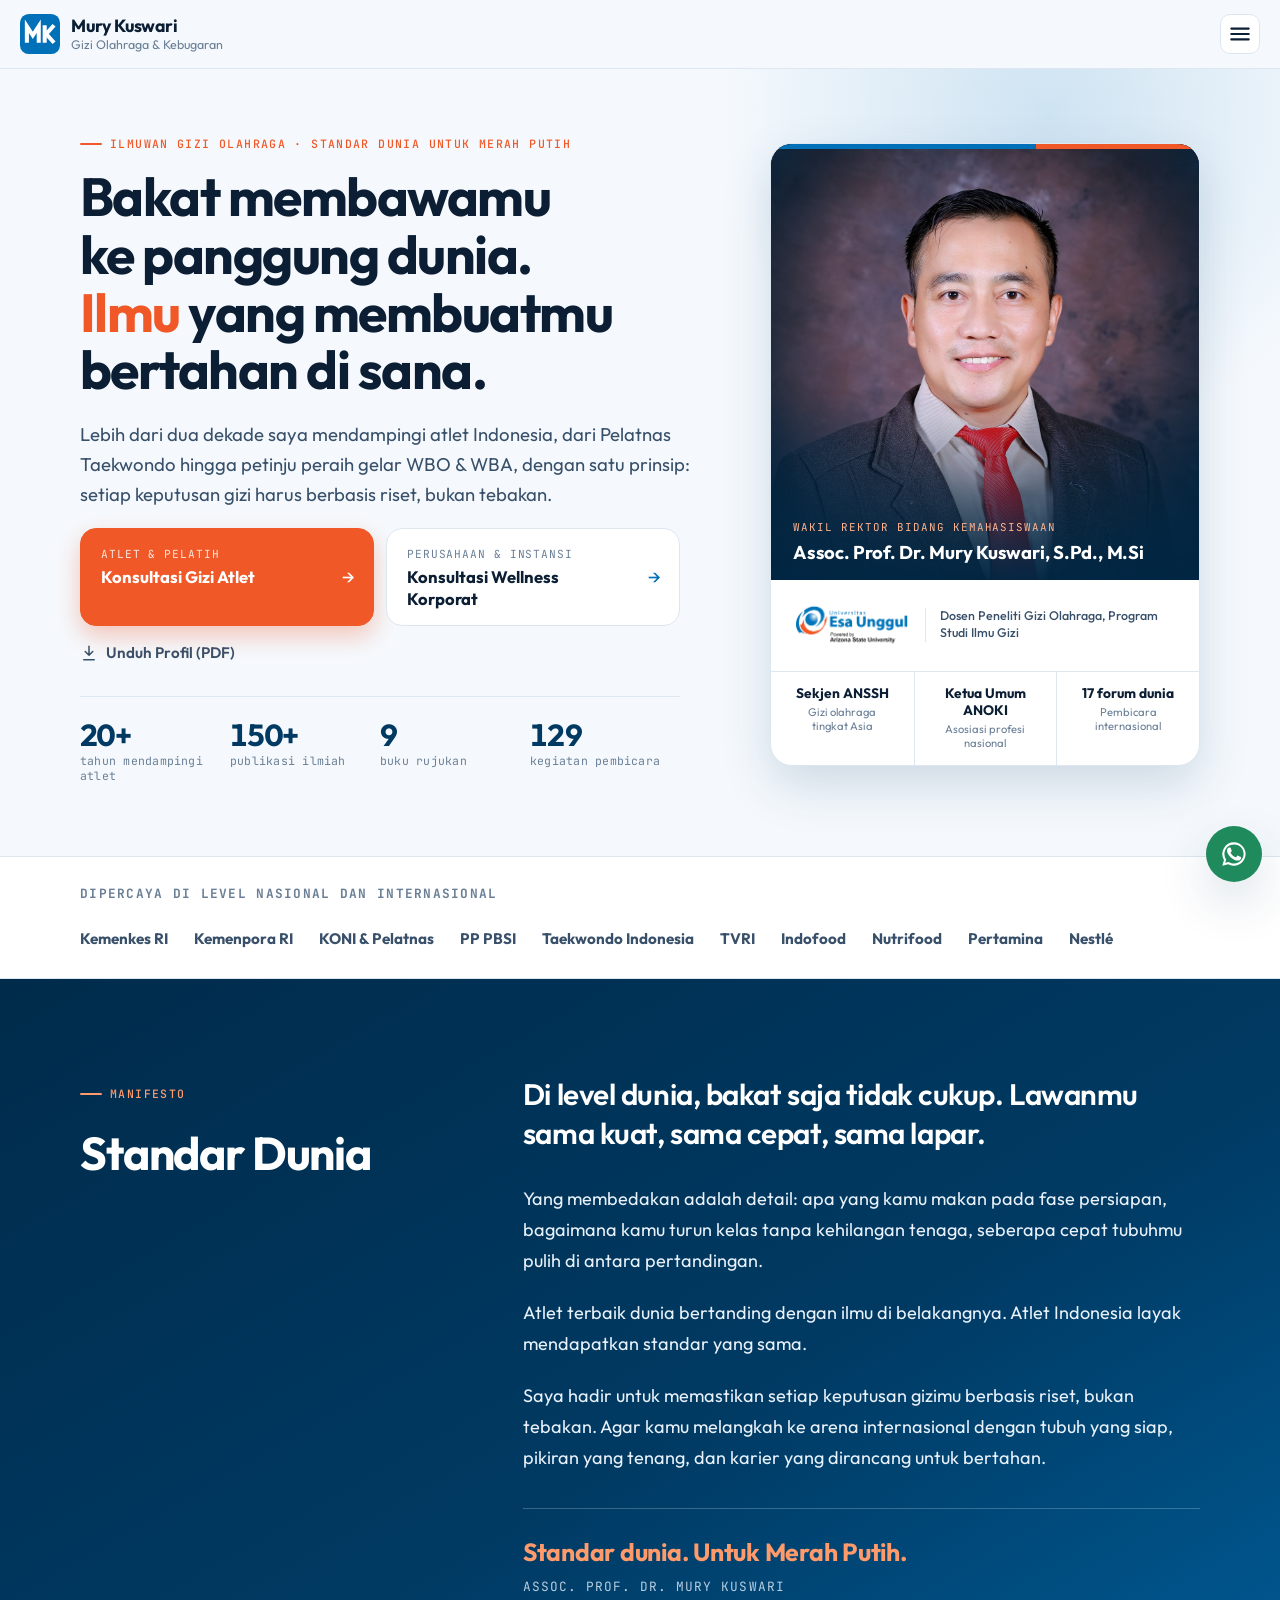
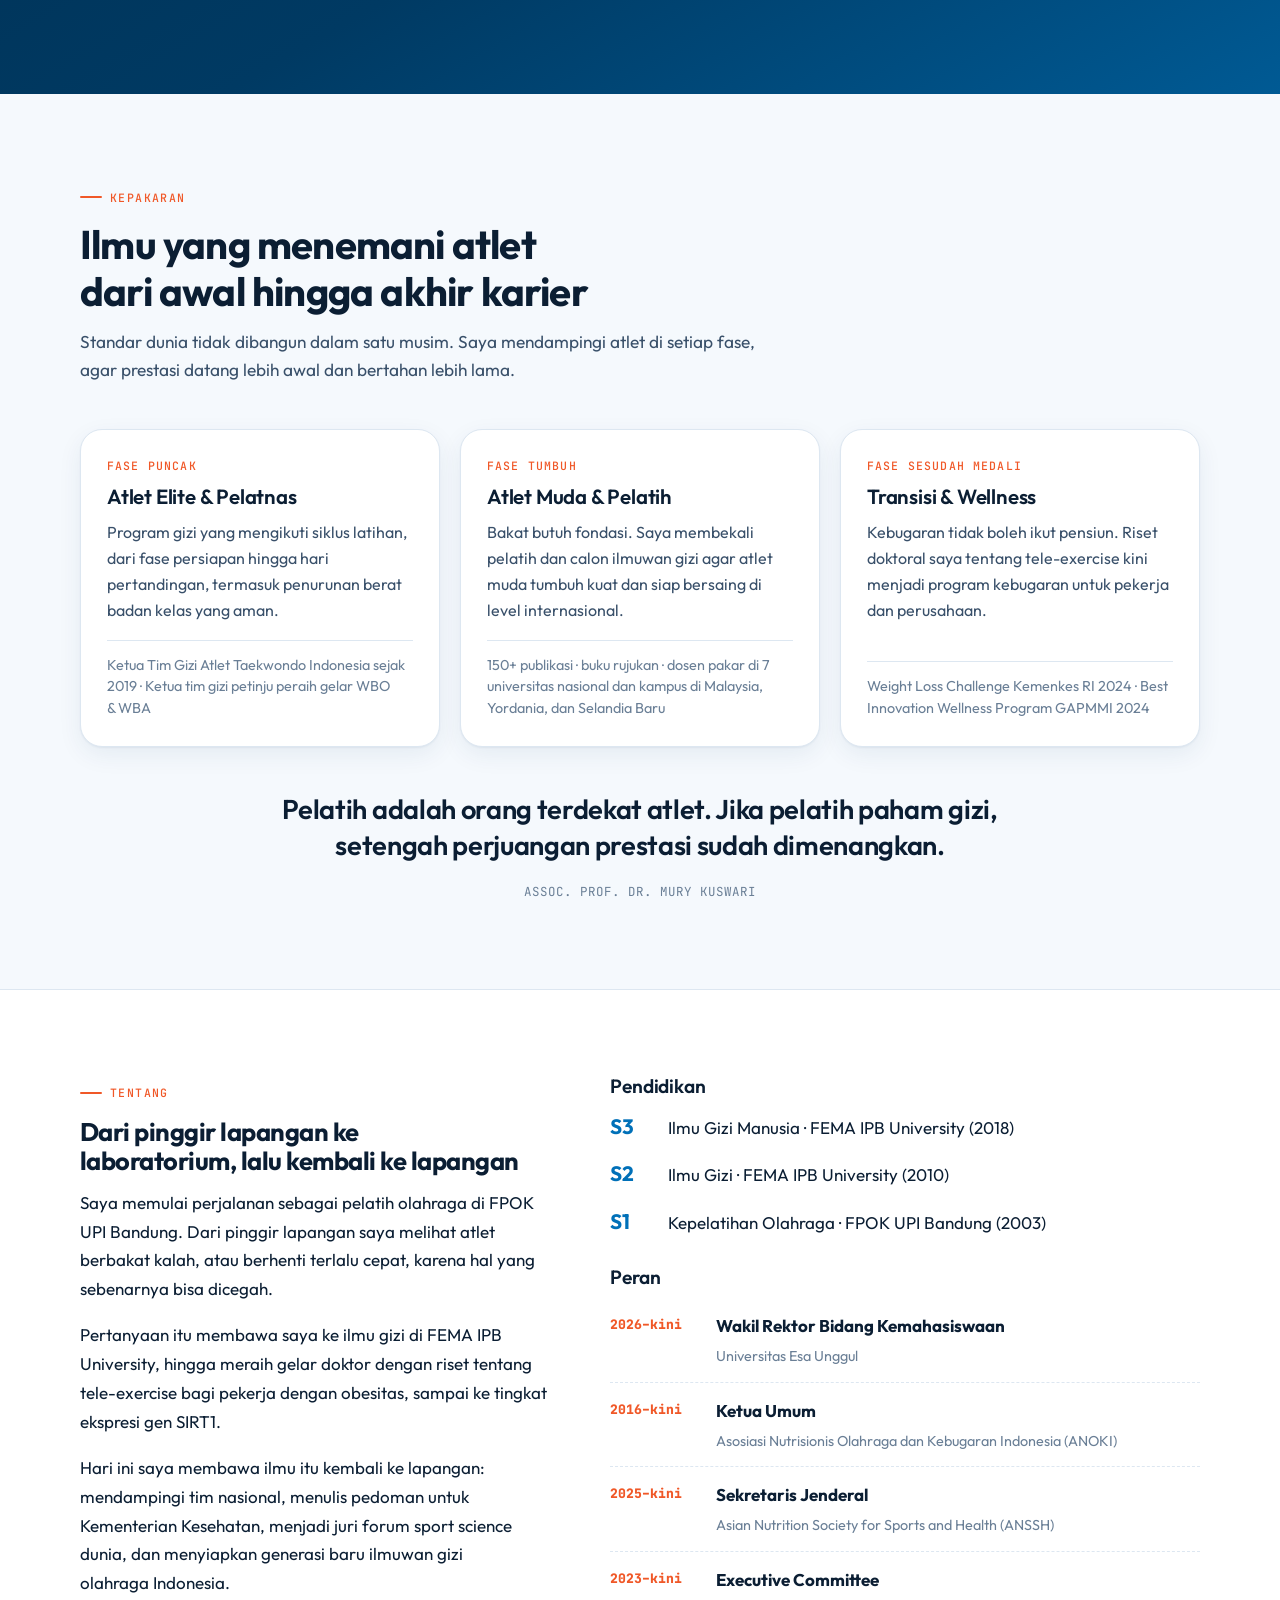
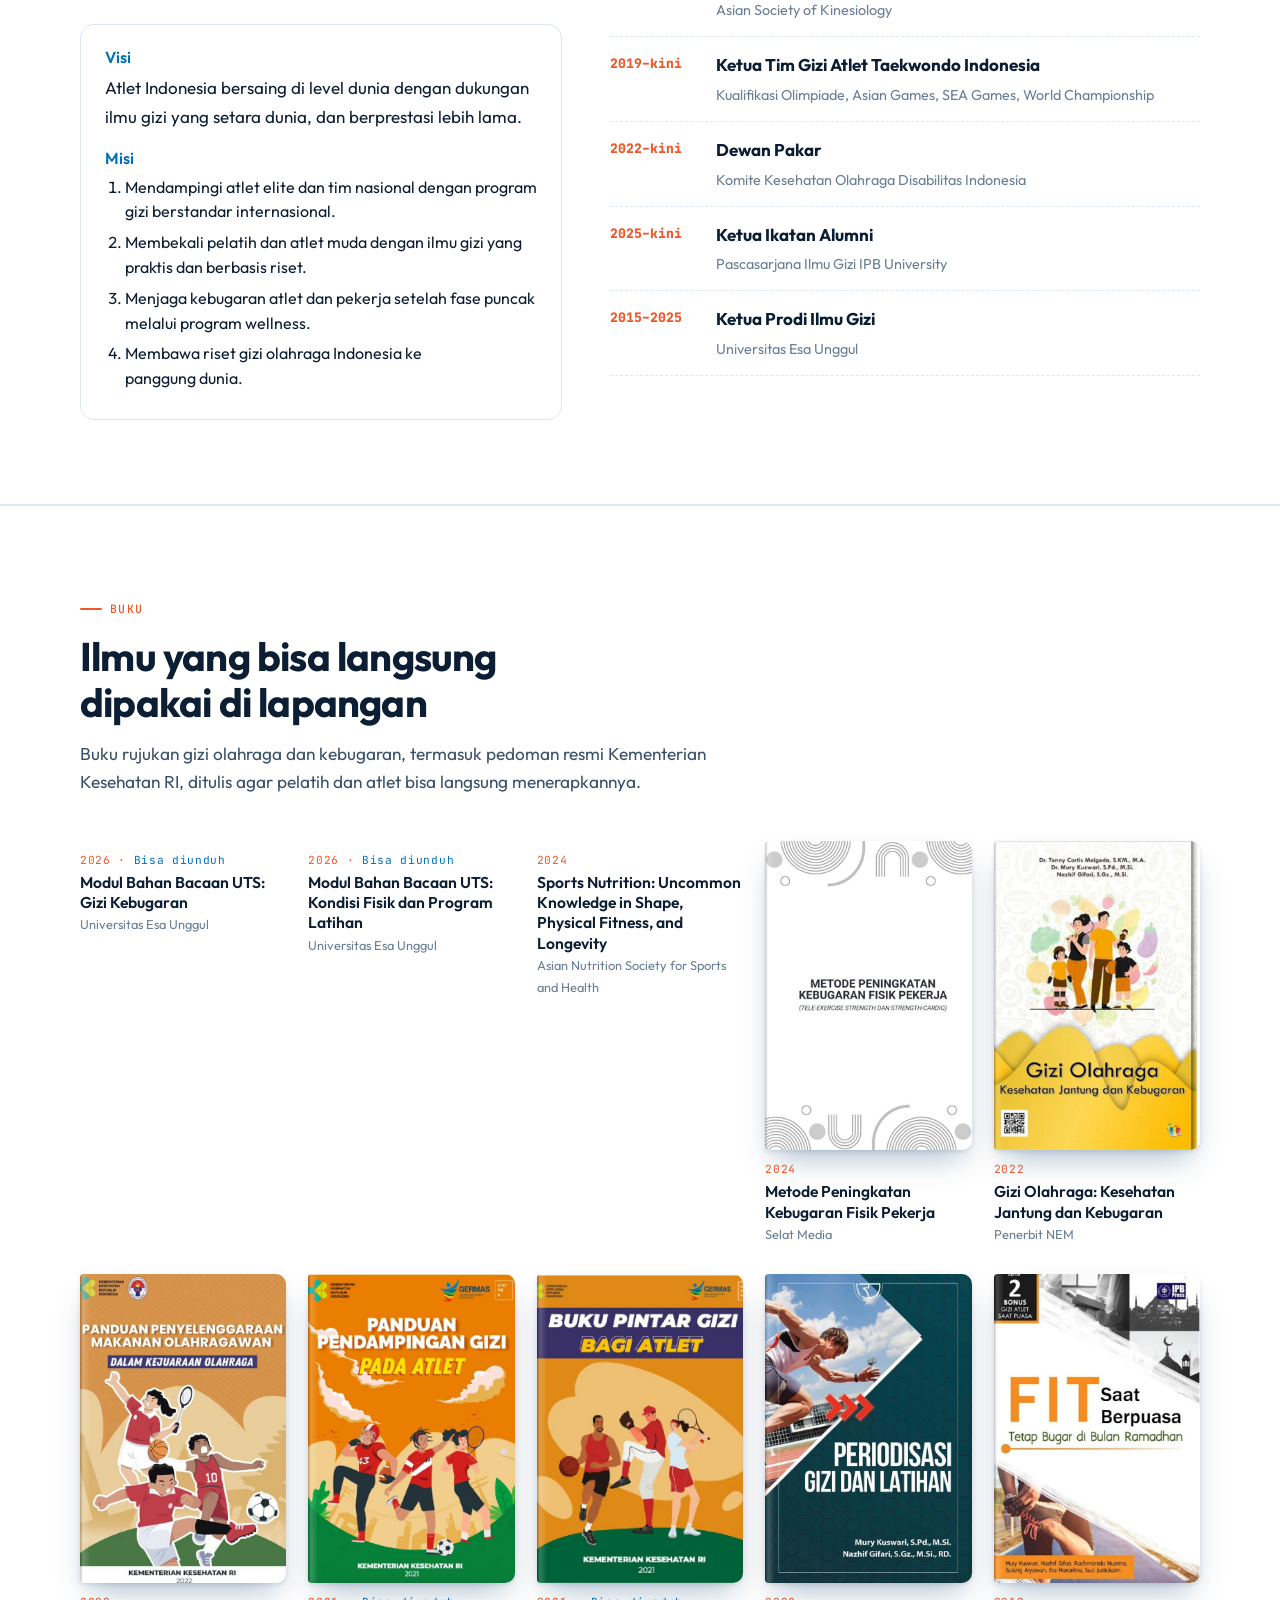
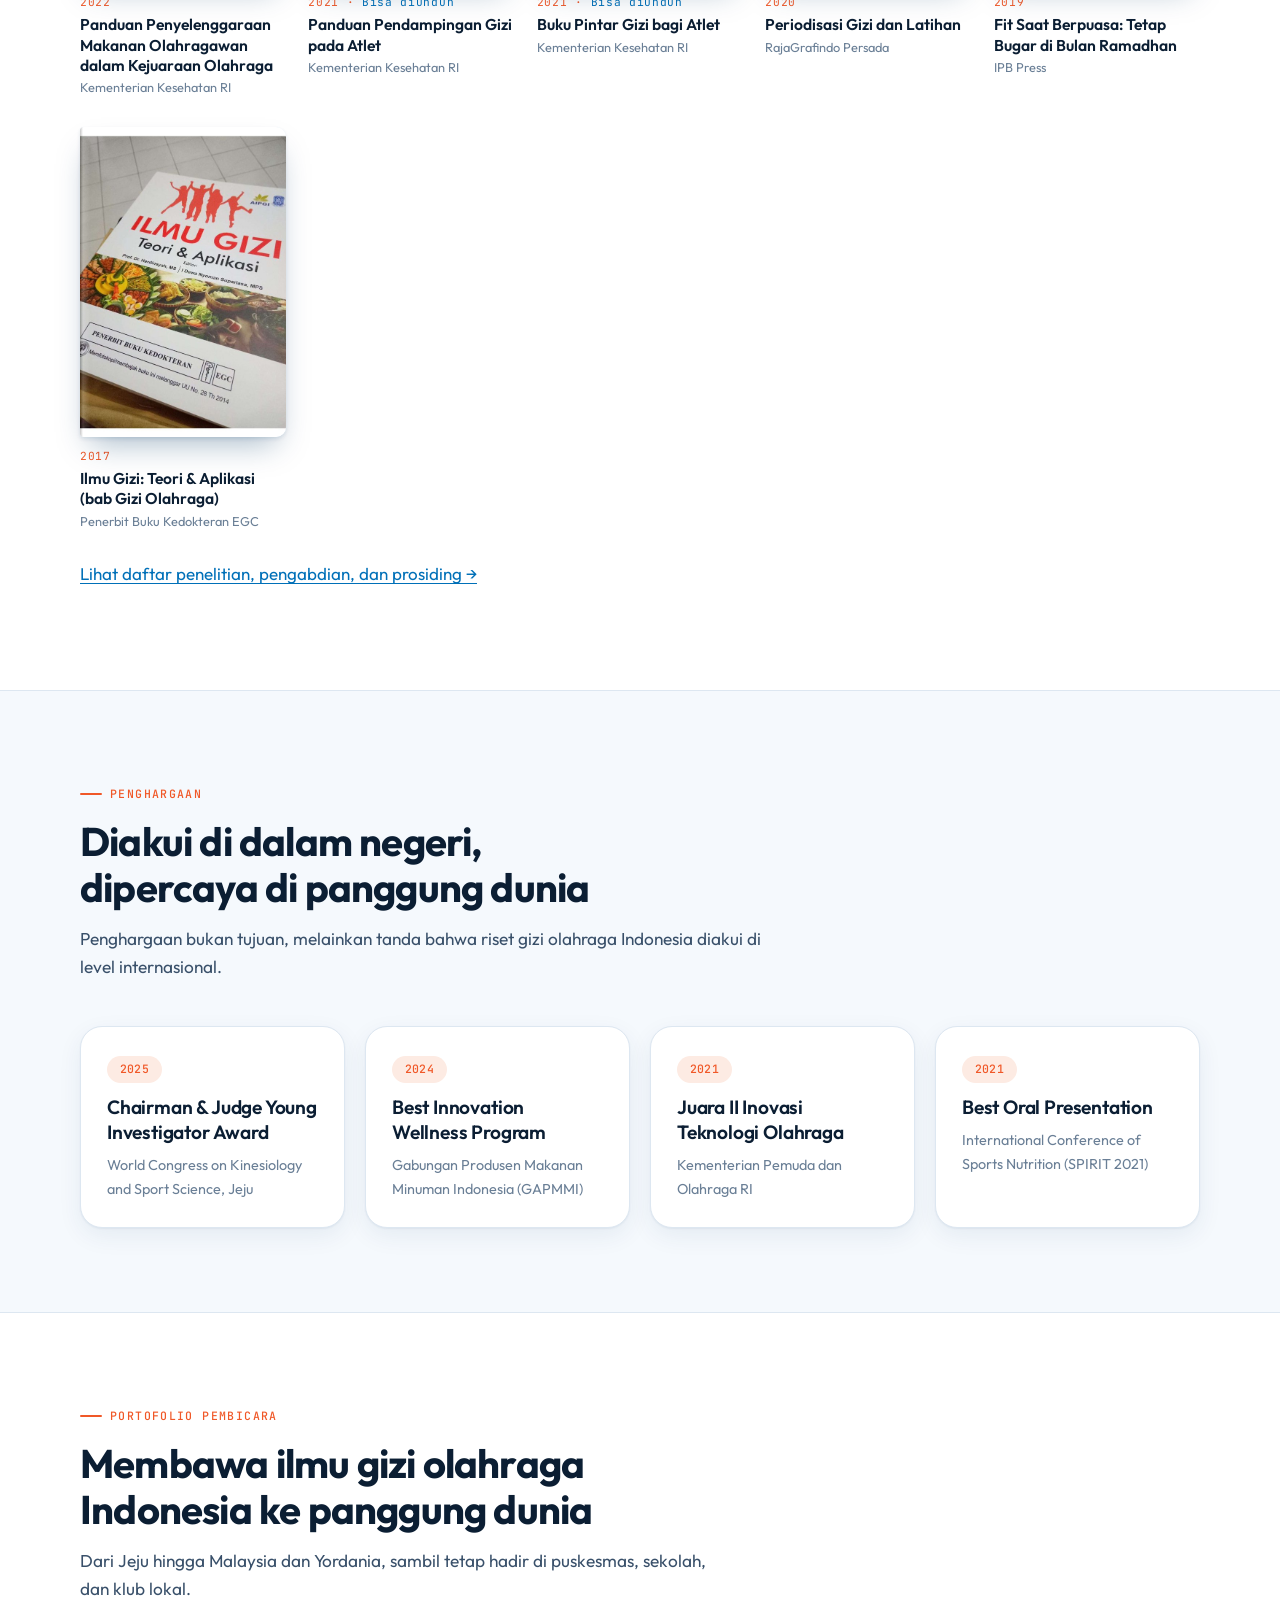
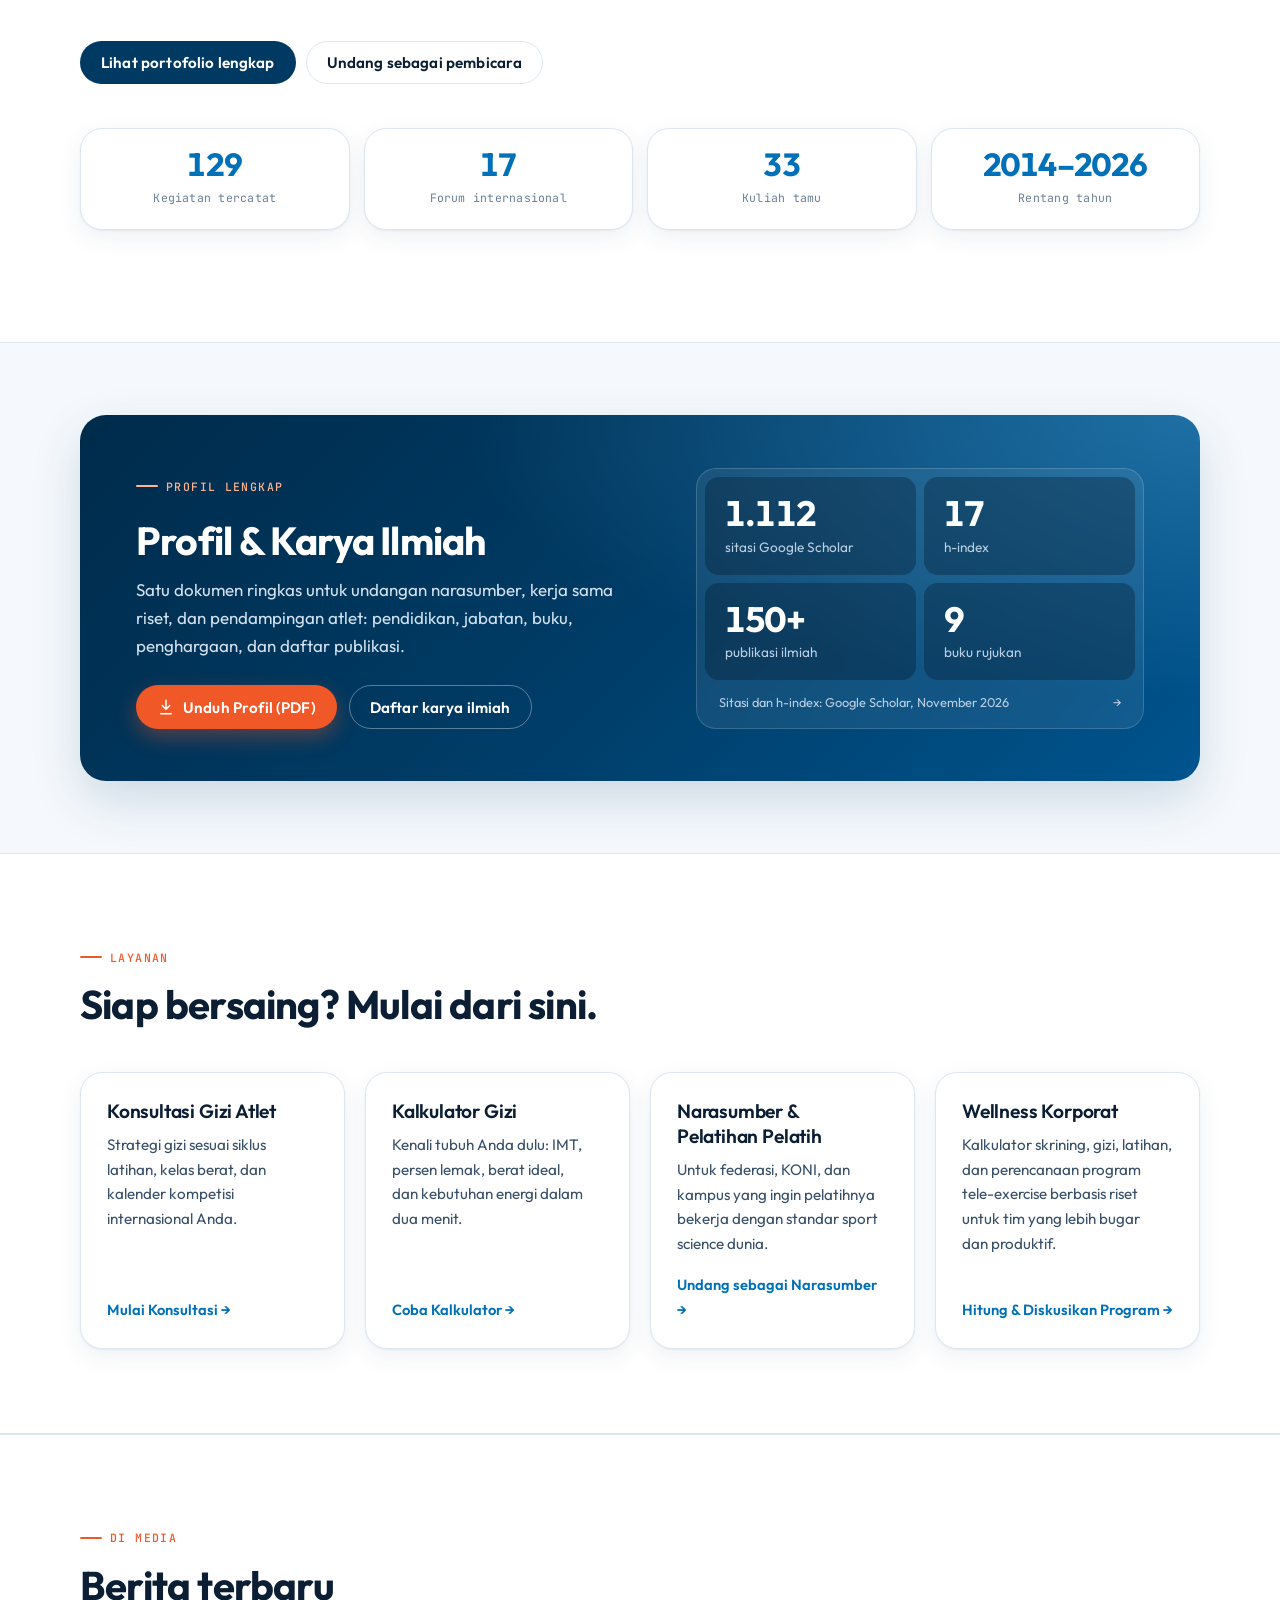
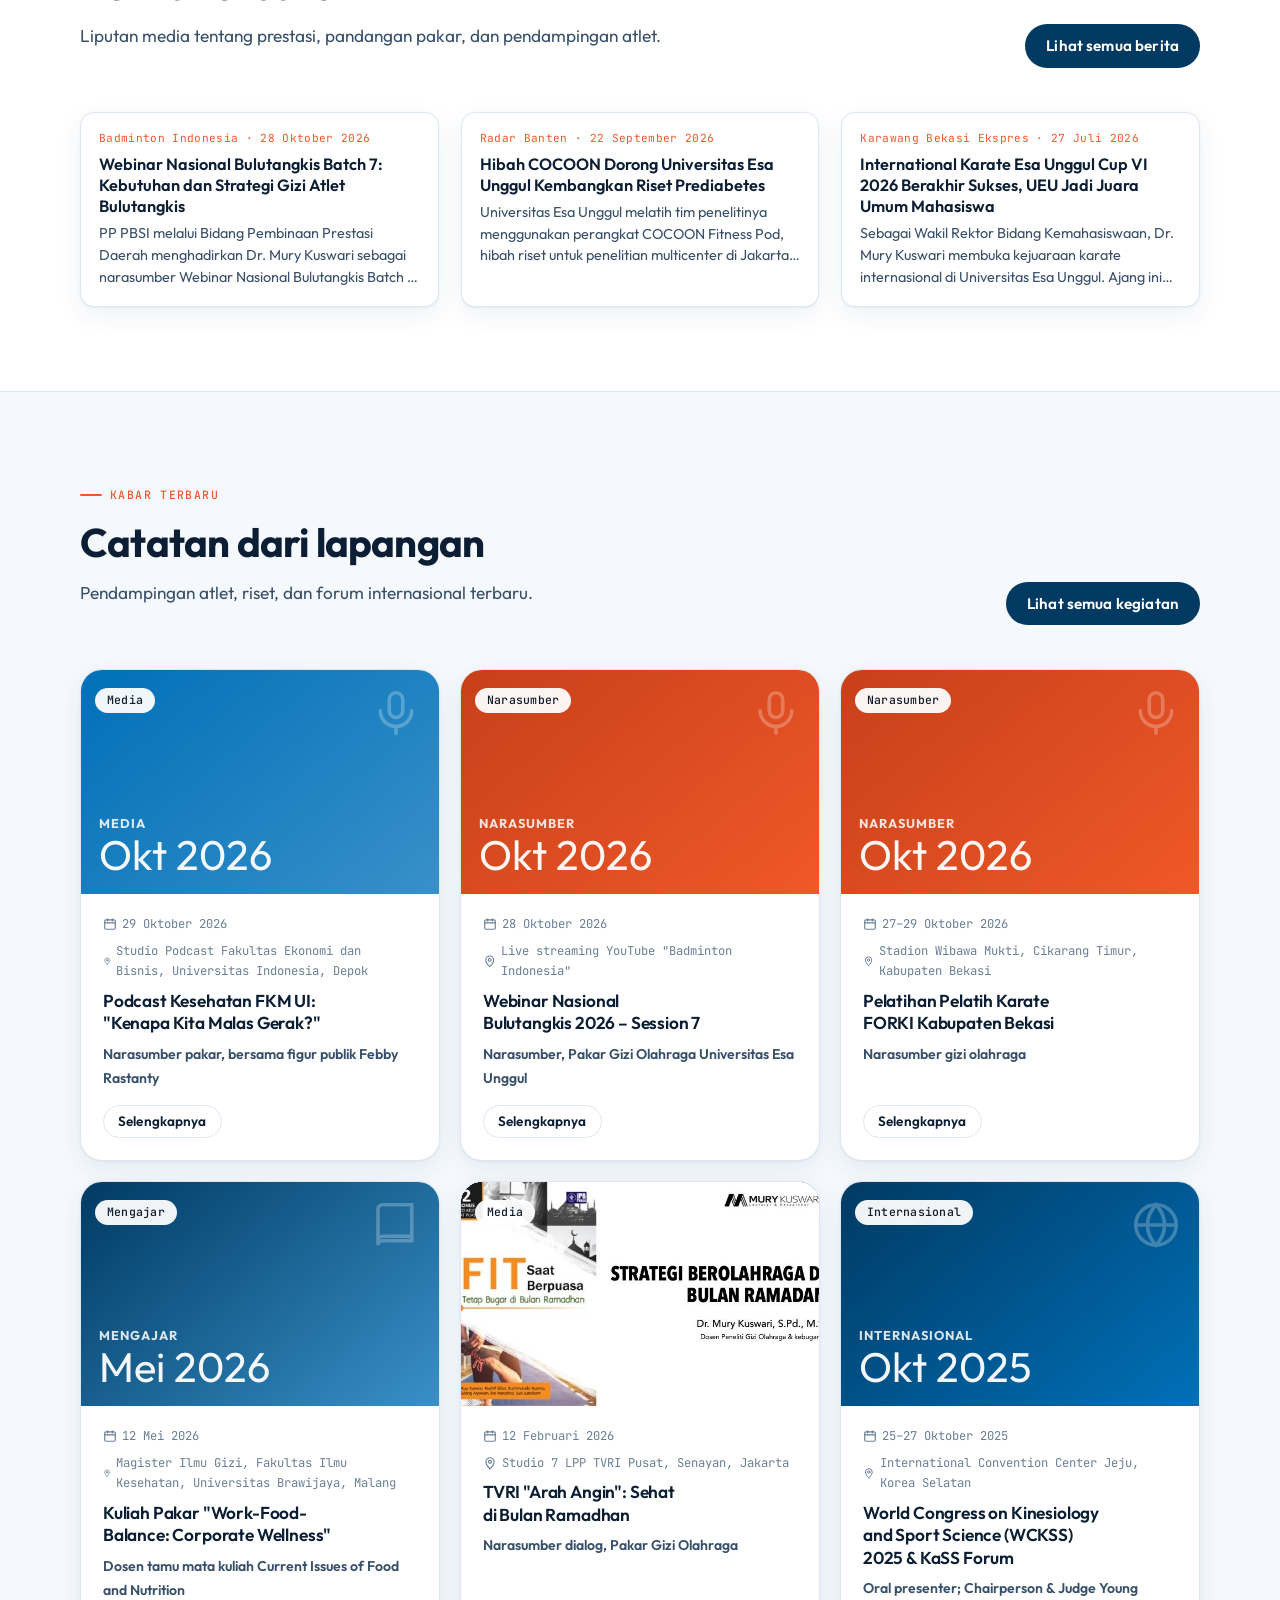
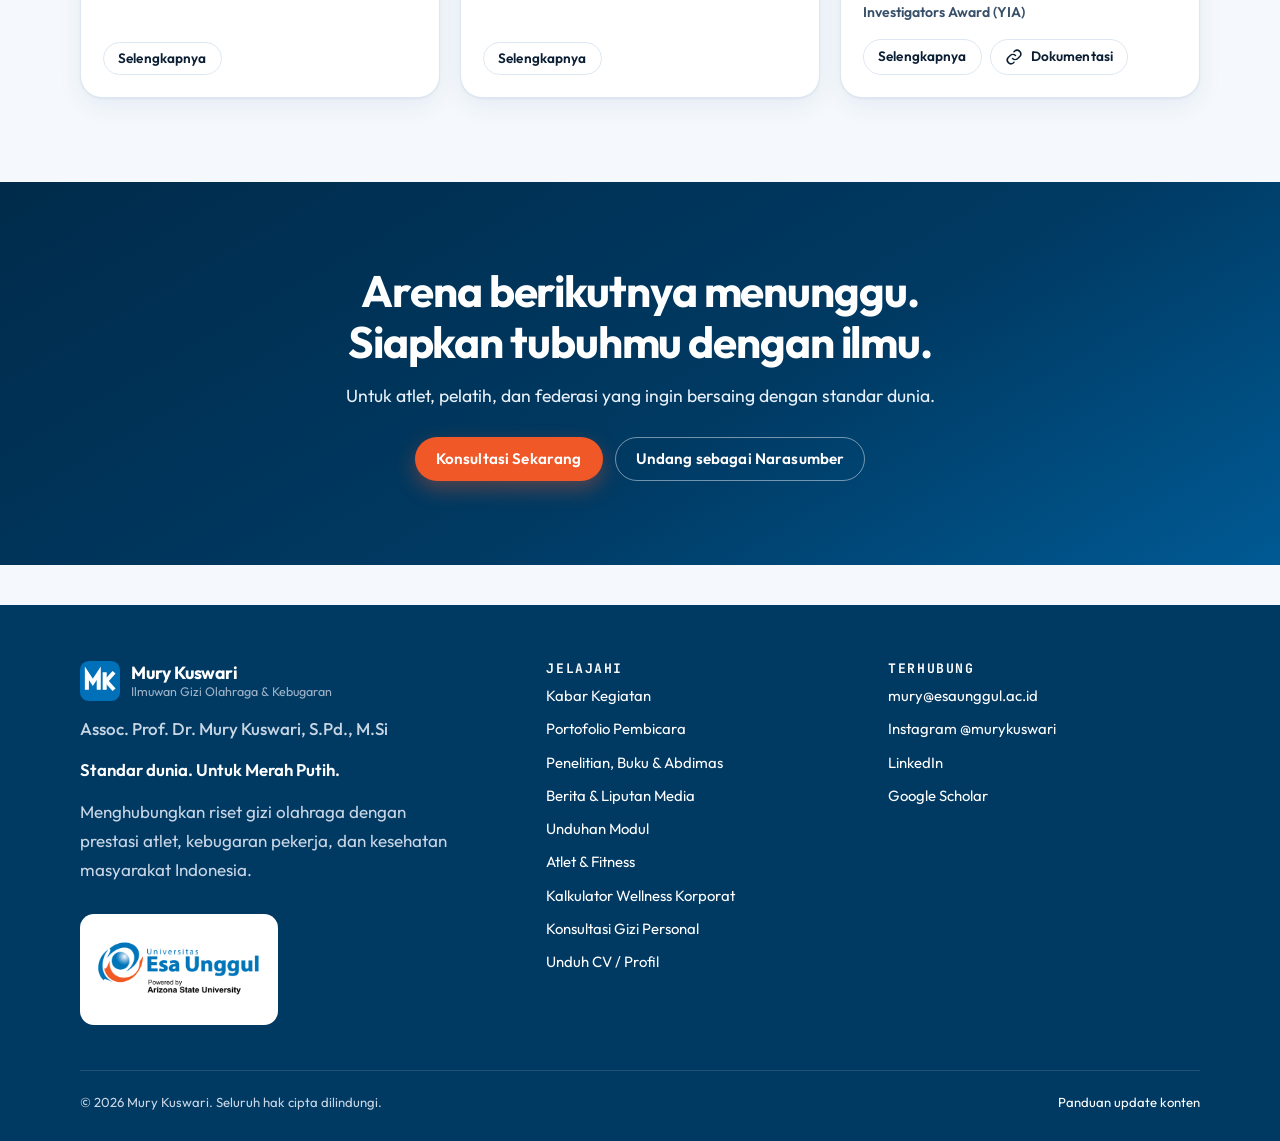
<file: index.html>
<!doctype html>
<html lang="id">
<head>
  <meta charset="utf-8">
  <meta name="viewport" content="width=device-width, initial-scale=1">
  <title>Assoc. Prof. Dr. Mury Kuswari, S.Pd., M.Si | Ilmuwan Gizi Olahraga & Kebugaran</title>
  <meta name="description" content="Assoc. Prof. Dr. Mury Kuswari, dosen peneliti gizi olahraga dan kebugaran Universitas Esa Unggul, Ketua Umum ANOKI, konsultan gizi atlet nasional dan program wellness korporat. Unduh CV, lihat kegiatan, karya ilmiah, dan kalkulator gizi.">
  <link rel="canonical" href="https://murykuswari.com/">
  <meta property="og:type" content="profile">
  <meta property="og:title" content="Assoc. Prof. Dr. Mury Kuswari | Pakar Gizi Olahraga & Kebugaran">
  <meta property="og:description" content="Bakat membawamu ke panggung dunia. Ilmu yang membuatmu bertahan di sana. Gizi olahraga berbasis riset untuk atlet Indonesia.">
  <meta property="og:image" content="https://murykuswari.com/assets/img/mury.jpg">
  <meta property="og:url" content="https://murykuswari.com/">
  <meta name="twitter:card" content="summary_large_image">
  <meta name="theme-color" content="#003a63">
  <link rel="icon" href="assets/img/favicon.svg" type="image/svg+xml">
  <link rel="preconnect" href="https://fonts.googleapis.com">
  <link rel="preconnect" href="https://fonts.gstatic.com" crossorigin>
  <link href="https://fonts.googleapis.com/css2?family=Outfit:wght@300;400;500;600;700;800&family=JetBrains+Mono:wght@400;500&display=swap" rel="stylesheet">
  <link rel="stylesheet" href="assets/css/style.css?v=2026u">
  <script type="application/ld+json">
  {
    "@context": "https://schema.org",
    "@type": "Person",
    "name": "Mury Kuswari",
    "honorificPrefix": "Assoc. Prof. Dr.",
    "honorificSuffix": "S.Pd., M.Si",
    "jobTitle": "Wakil Rektor Bidang Kemahasiswaan; Dosen Peneliti Gizi Olahraga dan Kebugaran",
    "worksFor": { "@type": "CollegeOrUniversity", "name": "Universitas Esa Unggul", "url": "https://www.esaunggul.ac.id" },
    "alumniOf": [
      { "@type": "CollegeOrUniversity", "name": "IPB University" },
      { "@type": "CollegeOrUniversity", "name": "Universitas Pendidikan Indonesia" }
    ],
    "knowsAbout": ["Sports Nutrition", "Nutrition Periodization", "Physical Fitness", "Tele-exercise", "Corporate Wellness"],
    "url": "https://murykuswari.com",
    "image": "https://murykuswari.com/assets/img/mury.jpg",
    "sameAs": [
      "https://scholar.google.com/citations?user=Z8e0i-0AAAAJ",
      "https://www.linkedin.com/in/murykuswari",
      "https://www.instagram.com/murykuswari/"
    ]
  }
  </script>
</head>
<body>
  <header id="site-header"></header>

  <main>
    <!-- HERO -->
    <section class="hero">
      <div class="wrap">
        <div>
          <span class="eyebrow">Ilmuwan Gizi Olahraga · Standar Dunia untuk Merah Putih</span>
          <h1><span class="h1-line">Bakat membawamu ke panggung dunia.</span> <em>Ilmu</em> yang membuatmu bertahan di sana.</h1>
          <p class="lead">Lebih dari dua dekade saya mendampingi atlet Indonesia, dari Pelatnas Taekwondo hingga petinju peraih gelar WBO &amp; WBA, dengan satu prinsip: setiap keputusan gizi harus berbasis riset, bukan tebakan.</p>
          <div class="hero-pilih" role="group" aria-label="Pilih jenis konsultasi">
            <a class="pilih pilih-utama" href="konsultasi/">
              <small>Atlet &amp; pelatih</small>
              <b>Konsultasi Gizi Atlet</b>
              <span class="pilih-panah" aria-hidden="true">→</span>
            </a>
            <a class="pilih" href="wellness.html">
              <small>Perusahaan &amp; instansi</small>
              <b>Konsultasi Wellness Korporat</b>
              <span class="pilih-panah" aria-hidden="true">→</span>
            </a>
          </div>
          <a class="hero-unduh" data-cv href="#">
            <svg viewBox="0 0 24 24" fill="none" stroke="currentColor" stroke-width="2" stroke-linecap="round" stroke-linejoin="round" aria-hidden="true"><path d="M12 3v12M7 10l5 5 5-5M5 21h14"/></svg>
            Unduh Profil (PDF)
          </a>
          <div class="stats" id="hero-stats"></div>
        </div>
        <aside class="hero-card" aria-label="Profil singkat Assoc. Prof. Dr. Mury Kuswari">
          <figure class="hc-photo">
            <img src="assets/img/mury.jpg?v=2026j" alt="Potret Assoc. Prof. Dr. Mury Kuswari" width="1400" height="1540" fetchpriority="high">
            <figcaption>
              <span>Wakil Rektor Bidang Kemahasiswaan</span>
              <strong>Assoc. Prof. Dr. <span style="white-space:nowrap">Mury Kuswari, S.Pd., M.Si</span></strong>
            </figcaption>
          </figure>
          <a class="hc-ueu" href="https://www.esaunggul.ac.id" target="_blank" rel="noopener">
            <img src="assets/img/logo-esaunggul.png" alt="Universitas Esa Unggul, powered by Arizona State University" width="170" height="96">
            <span>Dosen Peneliti Gizi Olahraga, Program Studi Ilmu Gizi</span>
          </a>
          <ul class="hc-cred">
            <li><strong>Sekjen ANSSH</strong><span>Gizi olahraga tingkat Asia</span></li>
            <li><strong>Ketua Umum ANOKI</strong><span>Asosiasi profesi nasional</span></li>
            <li><strong id="hc-intl">Forum dunia</strong><span>Pembicara internasional</span></li>
          </ul>
        </aside>
      </div>
    </section>

    <!-- TRUST STRIP -->
    <div class="trust">
      <div class="wrap">
        <p>Dipercaya di level nasional dan internasional</p>
        <ul>
          <li>Kemenkes RI</li><li>Kemenpora RI</li><li>KONI &amp; Pelatnas</li><li>PP PBSI</li><li>Taekwondo Indonesia</li>
          <li>TVRI</li><li>Indofood</li><li>Nutrifood</li><li>Pertamina</li><li>Nestlé</li>
        </ul>
      </div>
    </div>

    <!-- MANIFESTO -->
    <section class="manifesto" id="manifesto">
      <div class="wrap">
        <div class="manifesto-head">
          <span class="eyebrow">Manifesto</span>
          <h2>Standar Dunia</h2>
        </div>
        <div class="manifesto-body">
          <p class="manifesto-open">Di level dunia, bakat saja tidak cukup. Lawanmu sama kuat, sama cepat, sama lapar.</p>
          <p>Yang membedakan adalah detail: apa yang kamu makan pada fase persiapan, bagaimana kamu turun kelas tanpa kehilangan tenaga, seberapa cepat tubuhmu pulih di antara pertandingan.</p>
          <p>Atlet terbaik dunia bertanding dengan ilmu di belakangnya. Atlet Indonesia layak mendapatkan standar yang sama.</p>
          <p>Saya hadir untuk memastikan setiap keputusan gizimu berbasis riset, bukan tebakan. Agar kamu melangkah ke arena internasional dengan tubuh yang siap, pikiran yang tenang, dan karier yang dirancang untuk bertahan.</p>
          <p class="manifesto-sign">Standar dunia. Untuk Merah Putih.</p>
          <p class="manifesto-by">Assoc. Prof. Dr. Mury Kuswari</p>
        </div>
      </div>
    </section>

    <!-- PILLARS -->
    <section id="kepakaran">
      <div class="wrap">
        <div class="section-head reveal">
          <span class="eyebrow">Kepakaran</span>
          <h2>Ilmu yang menemani atlet dari awal hingga akhir karier</h2>
          <p>Standar dunia tidak dibangun dalam satu musim. Saya mendampingi atlet di setiap fase, agar prestasi datang lebih awal dan bertahan lebih lama.</p>
        </div>
        <div class="grid grid-3">
          <article class="card fase reveal">
            <span class="fase-label">Fase Puncak</span>
            <h3>Atlet Elite &amp; Pelatnas</h3>
            <p>Program gizi yang mengikuti siklus latihan, dari fase persiapan hingga hari pertandingan, termasuk penurunan berat badan kelas yang aman.</p>
            <p class="fase-bukti">Ketua Tim Gizi Atlet Taekwondo Indonesia sejak 2019 · Ketua tim gizi petinju peraih gelar WBO &amp; WBA</p>
          </article>
          <article class="card fase reveal">
            <span class="fase-label">Fase Tumbuh</span>
            <h3>Atlet Muda &amp; Pelatih</h3>
            <p>Bakat butuh fondasi. Saya membekali pelatih dan calon ilmuwan gizi agar atlet muda tumbuh kuat dan siap bersaing di level internasional.</p>
            <p class="fase-bukti">150+ publikasi · buku rujukan · dosen pakar di 7 universitas nasional dan kampus di Malaysia, Yordania, dan Selandia Baru</p>
          </article>
          <article class="card fase reveal">
            <span class="fase-label">Fase Sesudah Medali</span>
            <h3>Transisi &amp; Wellness</h3>
            <p>Kebugaran tidak boleh ikut pensiun. Riset doktoral saya tentang tele-exercise kini menjadi program kebugaran untuk pekerja dan perusahaan.</p>
            <p class="fase-bukti">Weight Loss Challenge Kemenkes RI 2024 · Best Innovation Wellness Program GAPMMI 2024</p>
          </article>
        </div>
        <blockquote class="kutipan reveal">
          <p>Pelatih adalah orang terdekat atlet. Jika pelatih paham gizi, setengah perjuangan prestasi sudah dimenangkan.</p>
          <cite>Assoc. Prof. Dr. Mury Kuswari</cite>
        </blockquote>
      </div>
    </section>

    <!-- ABOUT -->
    <section class="section-alt" id="tentang">
      <div class="wrap about">
        <div class="reveal">
          <span class="eyebrow">Tentang</span>
          <h2>Dari pinggir lapangan ke laboratorium, lalu kembali ke lapangan</h2>
          <p>Saya memulai perjalanan sebagai pelatih olahraga di FPOK UPI Bandung. Dari pinggir lapangan saya melihat atlet berbakat kalah, atau berhenti terlalu cepat, karena hal yang sebenarnya bisa dicegah.</p>
          <p>Pertanyaan itu membawa saya ke ilmu gizi di FEMA IPB University, hingga meraih gelar doktor dengan riset tentang tele-exercise bagi pekerja dengan obesitas, sampai ke tingkat ekspresi gen SIRT1.</p>
          <p>Hari ini saya membawa ilmu itu kembali ke lapangan: mendampingi tim nasional, menulis pedoman untuk Kementerian Kesehatan, menjadi juri forum sport science dunia, dan menyiapkan generasi baru ilmuwan gizi olahraga Indonesia.</p>
          <div class="visi">
            <h3>Visi</h3>
            <p>Atlet Indonesia bersaing di level dunia dengan dukungan ilmu gizi yang setara dunia, dan berprestasi lebih lama.</p>
            <h3>Misi</h3>
            <ol>
              <li>Mendampingi atlet elite dan tim nasional dengan program gizi berstandar internasional.</li>
              <li>Membekali pelatih dan atlet muda dengan ilmu gizi yang praktis dan berbasis riset.</li>
              <li>Menjaga kebugaran atlet dan pekerja setelah fase puncak melalui program wellness.</li>
              <li>Membawa riset gizi olahraga Indonesia ke panggung dunia.</li>
            </ol>
          </div>
        </div>
        <div class="reveal">
          <h3 style="margin-bottom:10px">Pendidikan</h3>
          <div class="edu">
            <div><strong>S3</strong><span>Ilmu Gizi Manusia · FEMA IPB University (2018)</span></div>
            <div><strong>S2</strong><span>Ilmu Gizi · FEMA IPB University (2010)</span></div>
            <div><strong>S1</strong><span>Kepelatihan Olahraga · FPOK UPI Bandung (2003)</span></div>
          </div>
          <h3 style="margin:26px 0 10px">Peran</h3>
          <ul class="roles">
            <li><span class="yr">2026–kini</span><div><b>Wakil Rektor Bidang Kemahasiswaan</b><span>Universitas Esa Unggul</span></div></li>
            <li><span class="yr">2016–kini</span><div><b>Ketua Umum</b><span>Asosiasi Nutrisionis Olahraga dan Kebugaran Indonesia (ANOKI)</span></div></li>
            <li><span class="yr">2025–kini</span><div><b>Sekretaris Jenderal</b><span>Asian Nutrition Society for Sports and Health (ANSSH)</span></div></li>
            <li><span class="yr">2023–kini</span><div><b>Executive Committee</b><span>Asian Society of Kinesiology</span></div></li>
            <li><span class="yr">2019–kini</span><div><b>Ketua Tim Gizi Atlet Taekwondo Indonesia</b><span>Kualifikasi Olimpiade, Asian Games, SEA Games, World Championship</span></div></li>
            <li><span class="yr">2022–kini</span><div><b>Dewan Pakar</b><span>Komite Kesehatan Olahraga Disabilitas Indonesia</span></div></li>
            <li><span class="yr">2025–kini</span><div><b>Ketua Ikatan Alumni</b><span>Pascasarjana Ilmu Gizi IPB University</span></div></li>
            <li><span class="yr">2015–2025</span><div><b>Ketua Prodi Ilmu Gizi</b><span>Universitas Esa Unggul</span></div></li>
          </ul>
        </div>
      </div>
    </section>

    <!-- BOOKS -->
    <section class="section-alt" id="buku">
      <div class="wrap">
        <div class="section-head reveal">
          <span class="eyebrow">Buku</span>
          <h2>Ilmu yang bisa langsung dipakai di lapangan</h2>
          <p>Buku rujukan gizi olahraga dan kebugaran, termasuk pedoman resmi Kementerian Kesehatan RI, ditulis agar pelatih dan atlet bisa langsung menerapkannya.</p>
        </div>
        <div class="shelf" id="books"></div>
        <p style="margin-top:28px"><a href="publikasi.html">Lihat daftar penelitian, pengabdian, dan prosiding →</a></p>
      </div>
    </section>

    <!-- AWARDS -->
    <section id="penghargaan">
      <div class="wrap">
        <div class="section-head reveal">
          <span class="eyebrow">Penghargaan</span>
          <h2>Diakui di dalam negeri, dipercaya di panggung dunia</h2>
          <p>Penghargaan bukan tujuan, melainkan tanda bahwa riset gizi olahraga Indonesia diakui di level internasional.</p>
        </div>
        <div class="grid grid-4">
          <div class="card reveal"><span class="chip orange">2025</span><h3 style="margin-top:12px">Chairman &amp; Judge Young Investigator Award</h3><p class="note" style="color:var(--muted);font-size:.9rem;margin:0">World Congress on Kinesiology and Sport Science, Jeju</p></div>
          <div class="card reveal"><span class="chip orange">2024</span><h3 style="margin-top:12px">Best Innovation Wellness Program</h3><p style="color:var(--muted);font-size:.9rem;margin:0">Gabungan Produsen Makanan Minuman Indonesia (GAPMMI)</p></div>
          <div class="card reveal"><span class="chip orange">2021</span><h3 style="margin-top:12px">Juara II Inovasi Teknologi Olahraga</h3><p style="color:var(--muted);font-size:.9rem;margin:0">Kementerian Pemuda dan Olahraga RI</p></div>
          <div class="card reveal"><span class="chip orange">2021</span><h3 style="margin-top:12px">Best Oral Presentation</h3><p style="color:var(--muted);font-size:.9rem;margin:0">International Conference of Sports Nutrition (SPIRIT 2021)</p></div>
        </div>
      </div>
    </section>

    <!-- SPEAKER PORTFOLIO -->
    <section class="section-alt" id="pembicara">
      <div class="wrap">
        <div class="section-head reveal" style="display:flex;justify-content:space-between;align-items:end;gap:20px;max-width:none;flex-wrap:wrap">
          <div style="max-width:640px">
            <span class="eyebrow">Portofolio Pembicara</span>
            <h2>Membawa ilmu gizi olahraga Indonesia ke panggung dunia</h2>
            <p>Dari Jeju hingga Malaysia dan Yordania, sambil tetap hadir di puskesmas, sekolah, dan klub lokal.</p>
          </div>
          <div style="display:flex;gap:10px;flex-wrap:wrap"><a class="btn btn-dark" href="pembicara.html">Lihat portofolio lengkap</a><a class="btn btn-ghost" href="mailto:mury@esaunggul.ac.id?subject=Undangan%20Pembicara">Undang sebagai pembicara</a></div>
        </div>
        <div class="pub-stats" id="sp-stats"></div>
      </div>
    </section>

    <!-- CV BAND -->
    <section id="cv">
      <div class="wrap">
        <div class="cv-band reveal">
          <div class="cv-teks">
            <span class="eyebrow">Profil Lengkap</span>
            <h2>Profil &amp; Karya Ilmiah</h2>
            <p>Satu dokumen ringkas untuk undangan narasumber, kerja sama riset, dan pendampingan atlet: pendidikan, jabatan, buku, penghargaan, dan daftar publikasi.</p>
            <div class="cv-aksi">
              <a class="btn btn-primary" data-cv href="#">
                <svg viewBox="0 0 24 24" fill="none" stroke="currentColor" stroke-width="2" stroke-linecap="round" stroke-linejoin="round"><path d="M12 3v12M7 10l5 5 5-5M5 21h14"/></svg>
                Unduh Profil (PDF)
              </a>
              <a class="btn btn-ghost" href="publikasi.html">Daftar karya ilmiah</a>
            </div>
          </div>
          <div class="cv-panel">
            <div class="cv-angka" id="cv-angka"></div>
            <a class="cv-sumber" href="https://scholar.google.com/citations?user=Z8e0i-0AAAAJ&amp;hl=en" target="_blank" rel="noopener">
              <span id="cv-sumber">Google Scholar</span>
              <span aria-hidden="true">→</span>
            </a>
          </div>
        </div>
      </div>
    </section>

    <!-- SERVICES CTA -->
    <section class="section-alt" id="layanan">
      <div class="wrap">
        <div class="section-head reveal">
          <span class="eyebrow">Layanan</span>
          <h2>Siap bersaing? Mulai dari sini.</h2>
        </div>
        <div class="grid grid-4">
          <a class="card layanan reveal" href="konsultasi/"><h3>Konsultasi Gizi Atlet</h3><p>Strategi gizi sesuai siklus latihan, kelas berat, dan kalender kompetisi internasional Anda.</p><span>Mulai Konsultasi →</span></a>
          <a class="card layanan reveal" href="gizi.html"><h3>Kalkulator Gizi</h3><p>Kenali tubuh Anda dulu: IMT, persen lemak, berat ideal, dan kebutuhan energi dalam dua menit.</p><span>Coba Kalkulator →</span></a>
          <a class="card layanan reveal" href="mailto:mury@esaunggul.ac.id?subject=Undangan%20Narasumber"><h3>Narasumber &amp; Pelatihan Pelatih</h3><p>Untuk federasi, KONI, dan kampus yang ingin pelatihnya bekerja dengan standar sport science dunia.</p><span>Undang sebagai Narasumber →</span></a>
          <a class="card layanan reveal" href="wellness.html"><h3>Wellness Korporat</h3><p>Kalkulator skrining, gizi, latihan, dan perencanaan program tele-exercise berbasis riset untuk tim yang lebih bugar dan produktif.</p><span>Hitung &amp; Diskusikan Program →</span></a>
        </div>
      </div>
    </section>

    <!-- NEWS -->
    <section class="section-alt" id="media">
      <div class="wrap">
        <div class="section-head reveal" style="display:flex;justify-content:space-between;align-items:end;gap:20px;max-width:none;flex-wrap:wrap">
          <div style="max-width:640px">
            <span class="eyebrow">Di Media</span>
            <h2>Berita terbaru</h2>
            <p>Liputan media tentang prestasi, pandangan pakar, dan pendampingan atlet.</p>
          </div>
          <a class="btn btn-dark" href="berita.html">Lihat semua berita</a>
        </div>
        <div class="news-grid" id="news-latest"></div>
      </div>
    </section>

    <!-- LATEST ACTIVITIES -->
    <section id="kabar">
      <div class="wrap">
        <div class="section-head reveal" style="display:flex;justify-content:space-between;align-items:end;gap:20px;max-width:none;flex-wrap:wrap">
          <div style="max-width:640px">
            <span class="eyebrow">Kabar Terbaru</span>
            <h2>Catatan dari lapangan</h2>
            <p>Pendampingan atlet, riset, dan forum internasional terbaru.</p>
          </div>
          <a class="btn btn-dark" href="kegiatan.html">Lihat semua kegiatan</a>
        </div>
        <div class="grid grid-3" id="latest"></div>
      </div>
    </section>

    <!-- CLOSING CTA -->
    <section class="penutup">
      <div class="wrap">
        <h2>Arena berikutnya menunggu. Siapkan tubuhmu dengan ilmu.</h2>
        <p>Untuk atlet, pelatih, dan federasi yang ingin bersaing dengan standar dunia.</p>
        <div class="penutup-cta">
          <a class="btn btn-primary" href="konsultasi/">Konsultasi Sekarang</a>
          <a class="btn btn-ghost" href="mailto:mury@esaunggul.ac.id?subject=Undangan%20Narasumber">Undang sebagai Narasumber</a>
        </div>
      </div>
    </section>
  </main>

  <footer id="site-footer"></footer>

  <script src="config.js"></script>
  <script src="data/kegiatan.js"></script>
  <script src="data/buku.js?v=2026p"></script>
  <script src="data/pembicara.js"></script>
  <script src="data/berita.js?v=2026o"></script>
  <script src="assets/js/main.js?v=2026n"></script>
  <script src="assets/js/berita.js?v=2026l"></script>
  <script>
    document.addEventListener("DOMContentLoaded", async () => {
      const S = window.SITE, MK = window.MK;
      const st = S.scholarStats;
      document.getElementById("hero-stats").innerHTML = `
        <div><strong>20+</strong><span>tahun mendampingi atlet</span></div>
        <div><strong>150+</strong><span>publikasi ilmiah</span></div>
        <div><strong>${(window.BUKU || []).filter((b) => !/^Modul/.test(b.judul)).length}</strong><span>buku rujukan</span></div>
        <div><strong>${(window.PEMBICARA || []).length}</strong><span>kegiatan pembicara</span></div>`;
      const intl = (window.PEMBICARA || []).filter((r) => r[2] === "I").length;
      if (intl) document.getElementById("hc-intl").textContent = intl + " forum dunia";

      const cvAngka = document.getElementById("cv-angka");
      if (cvAngka) {
        cvAngka.innerHTML = `
          <div><strong>${st.sitasi.toLocaleString("id-ID")}</strong><span>sitasi Google Scholar</span></div>
          <div><strong>${st.hIndex}</strong><span>h-index</span></div>
          <div><strong>150+</strong><span>publikasi ilmiah</span></div>
          <div><strong>${(window.BUKU || []).filter((b) => !/^Modul/.test(b.judul)).length}</strong><span>buku rujukan</span></div>`;
        document.getElementById("cv-sumber").textContent = "Sitasi dan h-index: Google Scholar, " + st.diperbarui;
      }

      document.getElementById("books").innerHTML = MK.shelfHtml(window.BUKU || []);

      const sp = window.PEMBICARA || [];
      const spYears = sp.map((r) => r[0].slice(0, 4)).sort();
      const spCount = (j) => sp.filter((r) => r[3] === j).length;
      document.getElementById("sp-stats").innerHTML = `
        <div class="card"><strong>${sp.length}</strong><span>Kegiatan tercatat</span></div>
        <div class="card"><strong>${sp.filter((r) => r[2] === "I").length}</strong><span>Forum internasional</span></div>
        <div class="card"><strong>${spCount("kuliah")}</strong><span>Kuliah tamu</span></div>
        <div class="card"><strong>${spYears[0]}–${spYears[spYears.length - 1]}</strong><span>Rentang tahun</span></div>`;

      const list = await MK.loadKegiatan();
      document.getElementById("latest").innerHTML = list.slice(0, 6).map((k) => MK.cardHtml(k, { short: true })).join("");
    });
  </script>
</body>
</html>
</file>
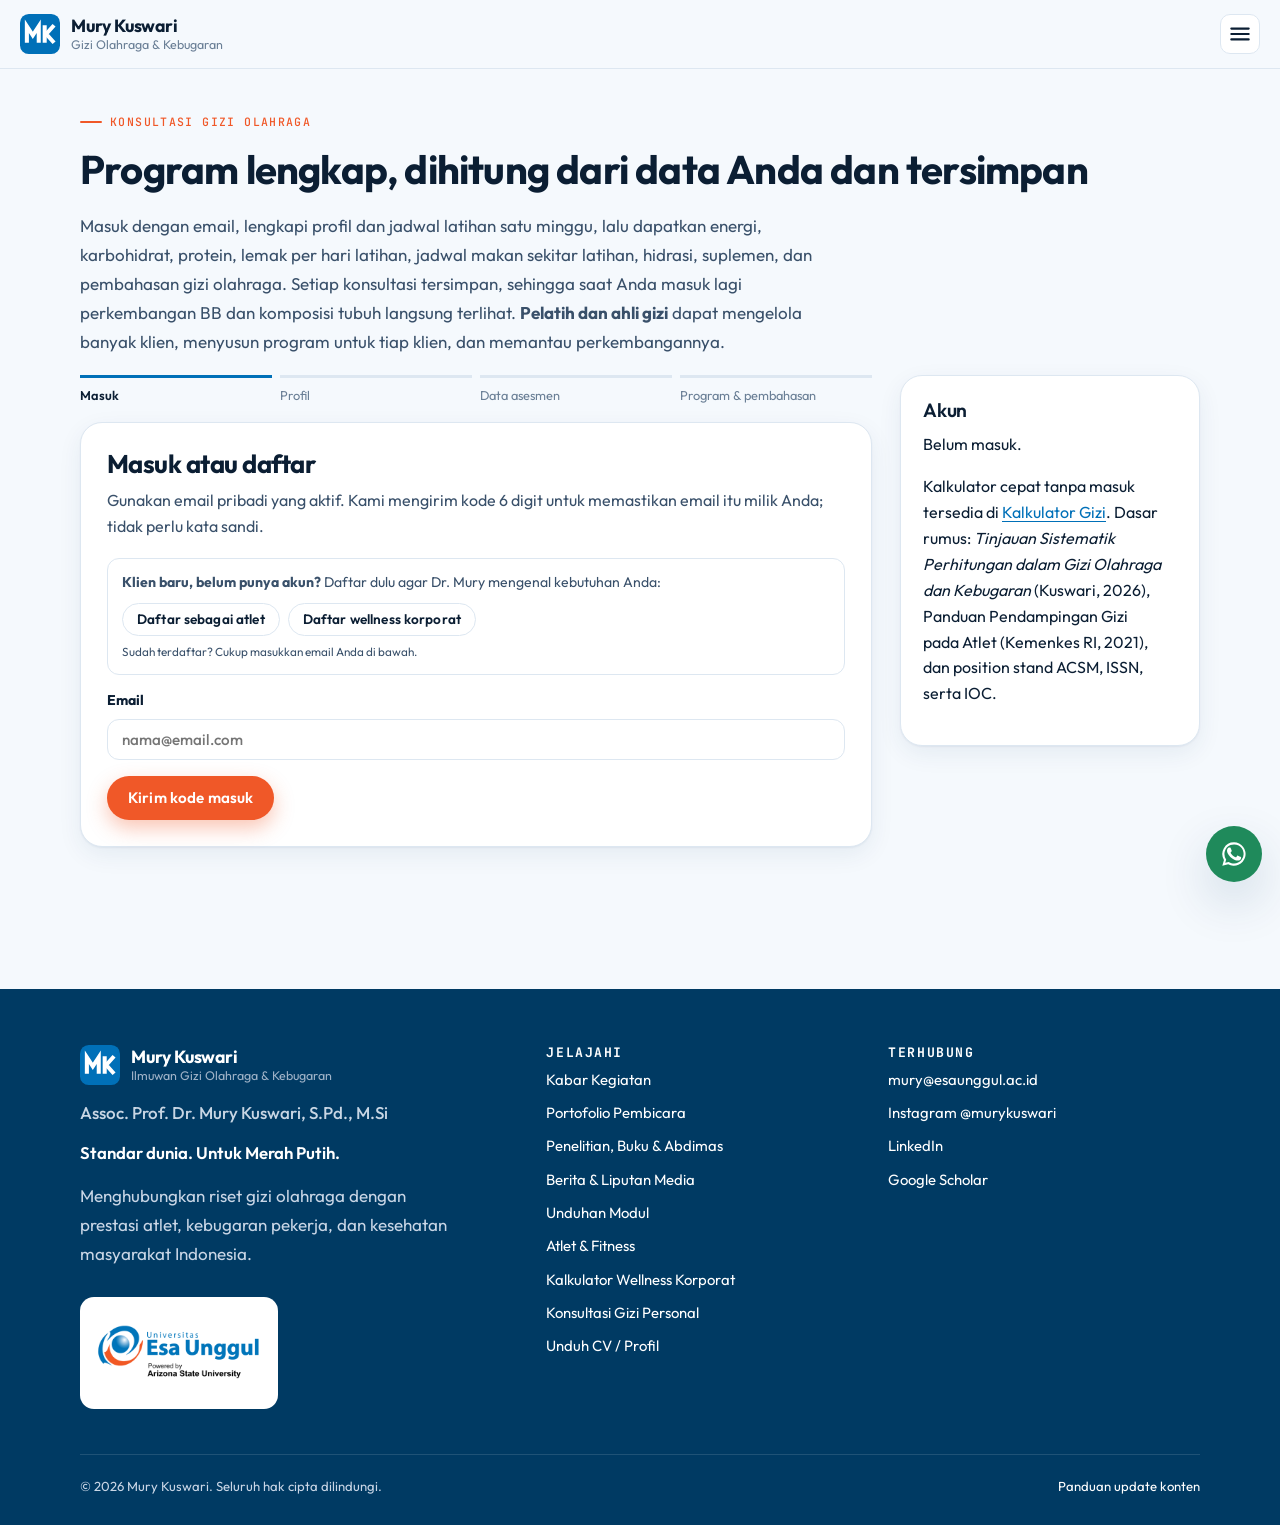
<file: konsultasi/index.html>
<!doctype html>
<html lang="id">
<head>
  <base href="/">
  <meta charset="utf-8">
  <meta name="viewport" content="width=device-width, initial-scale=1">
  <title>Konsultasi Gizi Olahraga Personal | Assoc. Prof. Dr. Mury Kuswari</title>
  <meta name="description" content="Konsultasi gizi olahraga personal dengan Assoc. Prof. Dr. Mury Kuswari: program energi, karbohidrat, protein, lemak per hari latihan, meal timing, hidrasi, riwayat perkembangan, untuk atlet, pelatih, dan ahli gizi.">
  <link rel="canonical" href="https://murykuswari.com/konsultasi/">
  <meta property="og:title" content="Konsultasi Gizi Olahraga | Assoc. Prof. Dr. Mury Kuswari">
  <meta property="og:image" content="https://murykuswari.com/assets/img/mury.jpg">
  <meta name="theme-color" content="#003a63">
  <link rel="icon" href="assets/img/favicon.svg" type="image/svg+xml">
  <link rel="preconnect" href="https://fonts.googleapis.com">
  <link rel="preconnect" href="https://fonts.gstatic.com" crossorigin>
  <link href="https://fonts.googleapis.com/css2?family=Outfit:wght@300;400;500;600;700;800&family=JetBrains+Mono:wght@400;500&display=swap" rel="stylesheet">
  <link rel="stylesheet" href="assets/css/style.css?v=2026u">
</head>
<body>
  <header id="site-header"></header>
  <main>
    <!-- PROGRAM GIZI PERSONAL (login OTP, tersimpan di Drive) -->
    <section id="program" style="padding-top:34px">
      <div class="wrap">
        <span class="eyebrow">Konsultasi Gizi Olahraga</span>
        <h2 style="font-size:clamp(1.8rem,3.6vw,2.5rem)">Program lengkap, dihitung dari data Anda dan tersimpan</h2>
        <p style="color:var(--ink-2);max-width:760px">Masuk dengan email, lengkapi profil dan jadwal latihan satu minggu, lalu dapatkan energi, karbohidrat, protein, lemak per hari latihan, jadwal makan sekitar latihan, hidrasi, suplemen, dan pembahasan gizi olahraga. Setiap konsultasi tersimpan, sehingga saat Anda masuk lagi perkembangan BB dan komposisi tubuh langsung terlihat. <strong>Pelatih dan ahli gizi</strong> dapat mengelola banyak klien, menyusun program untuk tiap klien, dan memantau perkembangannya.</p>
      </div>

      <div class="wrap pg-layout">
        <div class="pg-main">
          <div class="callout" id="bayar-info" hidden></div>
          <div id="kartu" class="pg-kartu" hidden></div>
          <input type="file" id="foto-input" accept="image/*" hidden>
          <ol class="dl-steps pg-steps" id="steps">
            <li class="on">Masuk</li>
            <li>Profil</li>
            <li id="step-klien" hidden>Klien</li>
            <li>Data asesmen</li>
            <li>Program &amp; pembahasan</li>
          </ol>
          <p class="callout warn" id="lokal" hidden></p>

          <!-- 1. MASUK -->
          <div class="card pg-card" id="s-masuk">
            <h2>Masuk atau daftar</h2>
            <p class="note-intro">Gunakan email pribadi yang aktif. Kami mengirim kode 6 digit untuk memastikan email itu milik Anda; tidak perlu kata sandi.</p>
            <div class="callout" style="margin:0 0 14px"><strong>Klien baru, belum punya akun?</strong> Daftar dulu agar Dr. Mury mengenal kebutuhan Anda:
              <div style="display:flex;flex-wrap:wrap;gap:8px;margin-top:8px"><a class="btn btn-ghost btn-sm" href="pendaftaran/?jenis=atlet">Daftar sebagai atlet</a><a class="btn btn-ghost btn-sm" href="pendaftaran/?jenis=korporat">Daftar wellness korporat</a></div>
              <small class="note" style="display:block;margin-top:6px">Sudah terdaftar? Cukup masukkan email Anda di bawah.</small></div>
            <form id="f-email" novalidate>
              <div class="field"><label for="m-email">Email</label><input id="m-email" type="email" required maxlength="120" autocomplete="email" inputmode="email" placeholder="nama@email.com"></div>
              <label class="dl-hp" aria-hidden="true">Website<input name="website" id="m-hp" tabindex="-1" autocomplete="off"></label>
              <button class="btn btn-primary" type="submit" id="b-kirim">Kirim kode masuk</button>
            </form>
            <form id="f-otp" novalidate hidden>
              <p>Kode dikirim ke <strong id="m-to"></strong>. Berlaku 10 menit; periksa juga folder spam.</p>
              <div class="field"><label for="m-otp">Kode 6 digit</label><input id="m-otp" class="dl-otp" required inputmode="numeric" pattern="[0-9]{6}" maxlength="6" autocomplete="one-time-code"></div>
              <label class="dl-cek"><input type="checkbox" id="m-ingat" checked> <span>Ingat perangkat ini selama 30 hari (tidak perlu kode lagi). Jangan dicentang di komputer umum.</span></label>
              <button class="btn btn-primary" type="submit" id="b-masuk">Masuk</button>
              <p class="dl-links"><button type="button" class="dl-link" id="m-ulang">Kirim ulang</button> · <button type="button" class="dl-link" id="m-ganti">Ganti email</button></p>
            </form>
          </div>

          <!-- 2. PROFIL -->
          <form class="card pg-card" id="s-profil" novalidate hidden>
            <h2>Profil</h2>
            <p class="note-intro">Data ini dipakai untuk menghitung program dan menghubungi Anda. Semua isian bertanda <span class="req">*</span> wajib.</p>
            <div class="field"><label for="p-peran">Saya menggunakan layanan ini sebagai <span class="req">*</span></label>
              <select id="p-peran"><option value="atlet">Atlet / individu (program untuk diri sendiri)</option><option value="pelatih">Pelatih (menyusun program untuk atlet saya)</option><option value="ahligizi">Ahli gizi / nutrisionis (menyusun program untuk klien)</option></select>
              <small>Pelatih dan ahli gizi dapat mengelola banyak klien, menyimpan asesmen tiap klien, dan memantau perkembangannya.</small></div>
            <div class="field" id="p-profesi-wrap" hidden><label for="p-profesi">Profesi &amp; lisensi/instansi <span class="req">*</span></label><input id="p-profesi" maxlength="120" placeholder="mis. Nutrisionis (RD), STR …; Pelatih fisik lisensi B PBSI"></div>
            <div class="row">
              <div class="field"><label for="p-nama">Nama lengkap <span class="req">*</span></label><input id="p-nama" required maxlength="80" autocomplete="name"></div>
              <div class="field"><label>Jenis kelamin <span class="req">*</span></label>
                <div class="seg" id="p-jk"><button type="button" aria-pressed="true" data-v="L">Laki-laki</button><button type="button" aria-pressed="false" data-v="P">Perempuan</button></div></div>
            </div>
            <div class="row">
              <div class="field"><label for="p-lahir">Tanggal lahir <span class="req" id="p-lahir-req">*</span></label><input id="p-lahir" type="date" required><small id="p-usia"></small></div>
              <div class="field"><label for="p-wa">No. WhatsApp <span class="req">*</span></label><input id="p-wa" type="tel" required maxlength="20" inputmode="tel" placeholder="08xxxxxxxxxx"></div>
            </div>
            <div class="field"><label for="p-asal">Asal (kota &amp; instansi/klub) <span class="req">*</span></label><input id="p-asal" required maxlength="120" placeholder="mis. Bandung · PB Jaya Raya"></div>
            <div class="row">
              <div class="field"><label for="p-cabor"><span id="p-cabor-lbl">Cabang olahraga</span> <span class="req">*</span></label><select id="p-cabor"></select></div>
              <div class="field"><label for="p-level">Level</label>
                <select id="p-level"><option>Rekreasi / kebugaran</option><option>Klub / sekolah</option><option>Daerah (Porprov/PON)</option><option>Nasional (Pelatnas)</option><option>Internasional</option></select></div>
            </div>
            <div class="field"><label for="p-cabor-lain">Nomor, posisi, atau kelas tanding</label><input id="p-cabor-lain" maxlength="60" placeholder="mis. tunggal putra, gelandang, −58 kg"></div>
            <small class="err" id="p-err"></small>
            <button class="btn btn-primary" type="submit" id="b-profil">Simpan profil &amp; lanjut</button>
          </form>

          <!-- 3. ASESMEN -->
          <div class="card pg-card" id="s-klien" hidden>
            <h2>Klien saya</h2>
            <p class="note-intro">Pilih klien untuk membuat asesmen baru, atau tambahkan klien. Riwayat setiap klien tersimpan terpisah, sehingga perkembangannya bisa dipantau dari waktu ke waktu.</p>
            <div id="kl-daftar"></div>
            <details class="pg-fs pg-opt" id="kl-form-wrap"><summary><strong id="kl-form-judul">+ Tambah klien</strong></summary>
              <form id="kl-form" novalidate>
                <input type="hidden" id="kl-id">
                <div class="row">
                  <div class="field"><label for="kl-nama">Nama klien <span class="req">*</span></label><input id="kl-nama" maxlength="80" required></div>
                  <div class="field"><label for="kl-jk">Jenis kelamin <span class="req">*</span></label><select id="kl-jk"><option value="L">Laki-laki</option><option value="P">Perempuan</option></select></div>
                </div>
                <div class="row">
                  <div class="field"><label for="kl-lahir">Tanggal lahir <span class="req">*</span></label><input id="kl-lahir" type="date" required></div>
                  <div class="field"><label for="kl-cabor">Cabang olahraga <span class="req">*</span></label><select id="kl-cabor" class="pg-cabor-opt"></select></div>
                </div>
                <div class="row">
                  <div class="field"><label for="kl-kelas">Nomor, posisi, atau kelas</label><input id="kl-kelas" maxlength="60"></div>
                  <div class="field"><label for="kl-level">Level</label><select id="kl-level"><option>Rekreasi / kebugaran</option><option>Klub / sekolah</option><option>Daerah (Porprov/PON)</option><option>Nasional (Pelatnas)</option><option>Internasional</option></select></div>
                </div>
                <div class="row">
                  <div class="field"><label for="kl-email">Email klien <small style="display:inline">(opsional)</small></label><input id="kl-email" type="email" maxlength="120"></div>
                  <div class="field"><label for="kl-wa">WhatsApp klien <small style="display:inline">(opsional)</small></label><input id="kl-wa" type="tel" maxlength="20"></div>
                </div>
                <div class="field"><label for="kl-catatan">Catatan (riwayat medis, alergi, preferensi makan)</label><textarea id="kl-catatan" rows="2" maxlength="500"></textarea></div>
                <label class="dl-cek"><input type="checkbox" id="kl-setuju"> <span>Klien (atau orang tua/wali bila di bawah 18 tahun) sudah menyetujui datanya disimpan untuk keperluan program gizi. <span class="req">*</span></span></label>
                <small class="err" id="kl-err"></small>
                <button class="btn btn-primary" type="submit" id="b-klien">Simpan klien</button>
              </form>
            </details>
          </div>

          <form class="card pg-card" id="s-asesmen" novalidate hidden>
            <h2>Data asesmen</h2>
            <p class="note-intro" id="a-prefill">Isi data terbaru Anda. Bila Anda pernah konsultasi, isian diisi otomatis dari data terakhir.</p>
            <p class="callout" id="a-untuk" hidden></p>

            <fieldset class="pg-fs"><legend>Antropometri &amp; komposisi tubuh</legend>
              <div class="row-3">
                <div class="field"><label for="a-tgl">Tanggal pengukuran</label><input id="a-tgl" type="date" required></div>
                <div class="field"><label for="a-bb">Berat badan (kg) <span class="req">*</span></label><input id="a-bb" type="number" inputmode="decimal" step="0.1" min="20" max="250" required></div>
                <div class="field"><label for="a-tb">Tinggi badan (cm) <span class="req">*</span></label><input id="a-tb" type="number" inputmode="decimal" step="0.1" min="100" max="230" required></div>
              </div>
              <div class="field"><label for="a-metode">Data komposisi tubuh</label>
                <select id="a-metode">
                  <option value="jp3">Skinfold Jackson–Pollock 3 titik</option>
                  <option value="jp7">Skinfold Jackson–Pollock 7 titik</option>
                  <option value="dw">Skinfold Durnin–Womersley 4 titik</option>
                  <option value="persen">Persen lemak dari BIA / DXA / alat lain</option>
                  <option value="none">Belum ada (estimasi dari IMT)</option>
                </select>
                <small>Skinfold diukur oleh antropometris dengan kaliper, sisi kanan tubuh, dalam milimeter.</small>
              </div>
              <div class="pg-sk" id="a-sk"></div>
              <div class="row" data-m="persen" hidden>
                <div class="field"><label for="a-pct">Persen lemak (%)</label><input id="a-pct" type="number" inputmode="decimal" step="0.1"></div>
                <div class="field"><label for="a-alat">Alat ukur</label><input id="a-alat" maxlength="40" placeholder="mis. InBody 270, Tanita, DXA"></div>
              </div>
            </fieldset>

            <fieldset class="pg-fs"><legend>Tujuan &amp; periodisasi</legend>
              <div class="row">
                <div class="field"><label for="a-tujuan">Tujuan utama</label><select id="a-tujuan"></select></div>
                <div class="field"><label for="a-fase">Fase latihan saat ini</label><select id="a-fase"></select></div>
              </div>
              <div class="row">
                <div class="field" data-t="hipertrofi turun_lemak kelas_berat"><label for="a-laju">Laju perubahan BB per minggu</label><select id="a-laju"></select></div>
                <div class="field" data-t="turun_lemak hipertrofi rekomposisi performa"><label for="a-target">Target % lemak (opsional)</label><input id="a-target" type="number" inputmode="decimal" step="0.5"></div>
              </div>
              <div class="row-3" data-t="kelas_berat" hidden>
                <div class="field"><label for="a-kelas">Batas kelas (kg)</label><input id="a-kelas" type="number" inputmode="decimal" step="0.1"></div>
                <div class="field"><label for="a-jeda">Jeda timbang → tanding</label><select id="a-jeda"><option value="24">± 24 jam (sehari sebelum)</option><option value="12">2–12 jam (hari yang sama)</option></select></div>
                <div class="field"><label for="a-timbang">Tanggal timbang badan</label><input id="a-timbang" type="date"></div>
              </div>
              <div class="row">
                <div class="field"><label for="a-lomba">Tanggal kompetisi utama (opsional)</label><input id="a-lomba" type="date"></div>
                <div class="field"><label for="a-non">Aktivitas di luar latihan</label>
                  <select id="a-non"><option value="1.3">Banyak duduk (kuliah/kantor)</option><option value="1.4" selected>Cukup aktif</option><option value="1.6">Aktif (kerja fisik, banyak berjalan)</option></select></div>
              </div>
            </fieldset>

            <fieldset class="pg-fs"><legend>Jadwal latihan satu minggu</legend>
              <p class="note">Masukkan setiap sesi: jenis latihan, durasi, dan RPE (skala 0–10 seberapa berat sesi itu terasa, diisi ±30 menit setelah latihan). Beban harian = durasi × RPE (session-RPE, Foster et al., 2001).</p>
              <div id="a-jadwal"></div>
              <p class="dl-links"><button type="button" class="dl-link" id="a-template">Isi contoh jadwal sesuai cabang olahraga</button></p>
            </fieldset>

            <details class="pg-fs pg-opt"><summary><strong>Tes laju keringat</strong> <span class="note">(opsional, sangat dianjurkan)</span></summary>
              <div class="row">
                <div class="field"><label for="k-pre">BB sebelum latihan (kg)</label><input id="k-pre" type="number" inputmode="decimal" step="0.05"></div>
                <div class="field"><label for="k-post">BB sesudah latihan (kg)</label><input id="k-post" type="number" inputmode="decimal" step="0.05"></div>
              </div>
              <div class="row-3">
                <div class="field"><label for="k-minum">Diminum (mL)</label><input id="k-minum" type="number" inputmode="numeric" step="10"></div>
                <div class="field"><label for="k-urin">Urin (mL)</label><input id="k-urin" type="number" inputmode="numeric" step="10"></div>
                <div class="field"><label for="k-dur">Durasi (menit)</label><input id="k-dur" type="number" inputmode="numeric" step="5"></div>
              </div>
            </details>

            <fieldset class="pg-fs"><legend>Skrining ketersediaan energi (REDs)</legend>
              <p class="note">Centang yang Anda alami dalam 3 bulan terakhir.</p>
              <div class="pg-cek" id="a-reds">
                <label><input type="checkbox" value="lelah"> Mudah lelah, performa menurun tanpa sebab jelas</label>
                <label><input type="checkbox" value="cedera"> Cedera tulang/stres fraktur atau sering sakit</label>
                <label><input type="checkbox" value="bb"> Berat badan turun tanpa direncanakan</label>
                <label><input type="checkbox" value="haid" data-only-p> Haid tidak teratur atau berhenti</label>
                <label><input type="checkbox" value="makan"> Sengaja membatasi makan untuk menjaga berat</label>
              </div>
            </fieldset>

            <fieldset class="pg-fs"><legend id="a-desk-lbl">Tujuan konsultasi</legend>
              <div class="field"><label for="a-desk">Deskripsi singkat <span class="req">*</span></label><textarea id="a-desk" rows="4" maxlength="1500" required placeholder="Kondisi saat ini, target yang ingin dicapai, kendala makan/latihan, dan waktu yang diharapkan."></textarea><small class="hint"><span id="a-count">0</span>/1500 · minimal 30 karakter</small></div>
              <div class="field" id="a-catatan-wrap" hidden><label for="a-catatan">Catatan praktisi untuk klien (masuk ke laporan)</label><textarea id="a-catatan" rows="3" maxlength="1500" placeholder="mis. pilihan menu di asrama, jadwal makan saat sekolah, strategi saat turnamen luar kota"></textarea></div>
              <label class="dl-cek"><input type="checkbox" id="a-setuju"> <span>Saya setuju data ini disimpan di Google Drive pengelola murykuswari.com untuk keperluan konsultasi gizi dan dihubungi oleh Assoc. Prof. Dr. Mury Kuswari. <span class="req">*</span></span></label>
            </fieldset>
            <small class="err" id="a-err"></small>
            <button class="btn btn-primary" type="submit">Hitung program</button>
          </form>

          <!-- 4. HASIL -->
          <div id="s-hasil" hidden>
            <div class="card pg-card" id="hasil"></div>
            <div class="pg-actions no-print">
              <button class="btn btn-primary" type="button" id="b-simpan">Simpan &amp; kirim ke email</button>
              <button class="btn btn-ghost" type="button" id="b-cetak">Cetak / PDF</button>
              <button class="btn btn-ghost" type="button" id="b-ubah">Ubah data</button>
            </div>
            <p class="dl-msg" id="h-msg" role="status" hidden></p>
          </div>
        </div>

        <aside class="card pg-side no-print" aria-live="polite">
          <h3>Akun</h3>
          <p id="u-status" class="note">Belum masuk.</p>
          <div id="u-klien"></div>
          <div id="u-riwayat"></div>
          <div id="u-lanjut" class="pg-lanjut" hidden></div>
          <p class="note" style="margin-top:16px">Kalkulator cepat tanpa masuk tersedia di <a href="gizi.html">Kalkulator Gizi</a>. Dasar rumus: <em>Tinjauan Sistematik Perhitungan dalam Gizi Olahraga dan Kebugaran</em> (Kuswari, 2026), Panduan Pendampingan Gizi pada Atlet (Kemenkes RI, 2021), dan position stand ACSM, ISSN, serta IOC.</p>
          <button type="button" class="dl-link" id="u-keluar" hidden>Keluar</button>
        </aside>
      </div>
        </section>

  </main>
  <footer id="site-footer"></footer>

  <script src="config.js"></script>
  <script src="assets/js/main.js?v=2026n"></script>
  <script src="assets/vendor/chart.umd.4.4.1.js"></script>
  <script src="assets/js/program-engine.js?v=2"></script>
  <script src="assets/js/kartu-profil.js?v=1"></script>
  <script src="assets/js/program.js?v=10"></script>
</body>
</html>
</file>
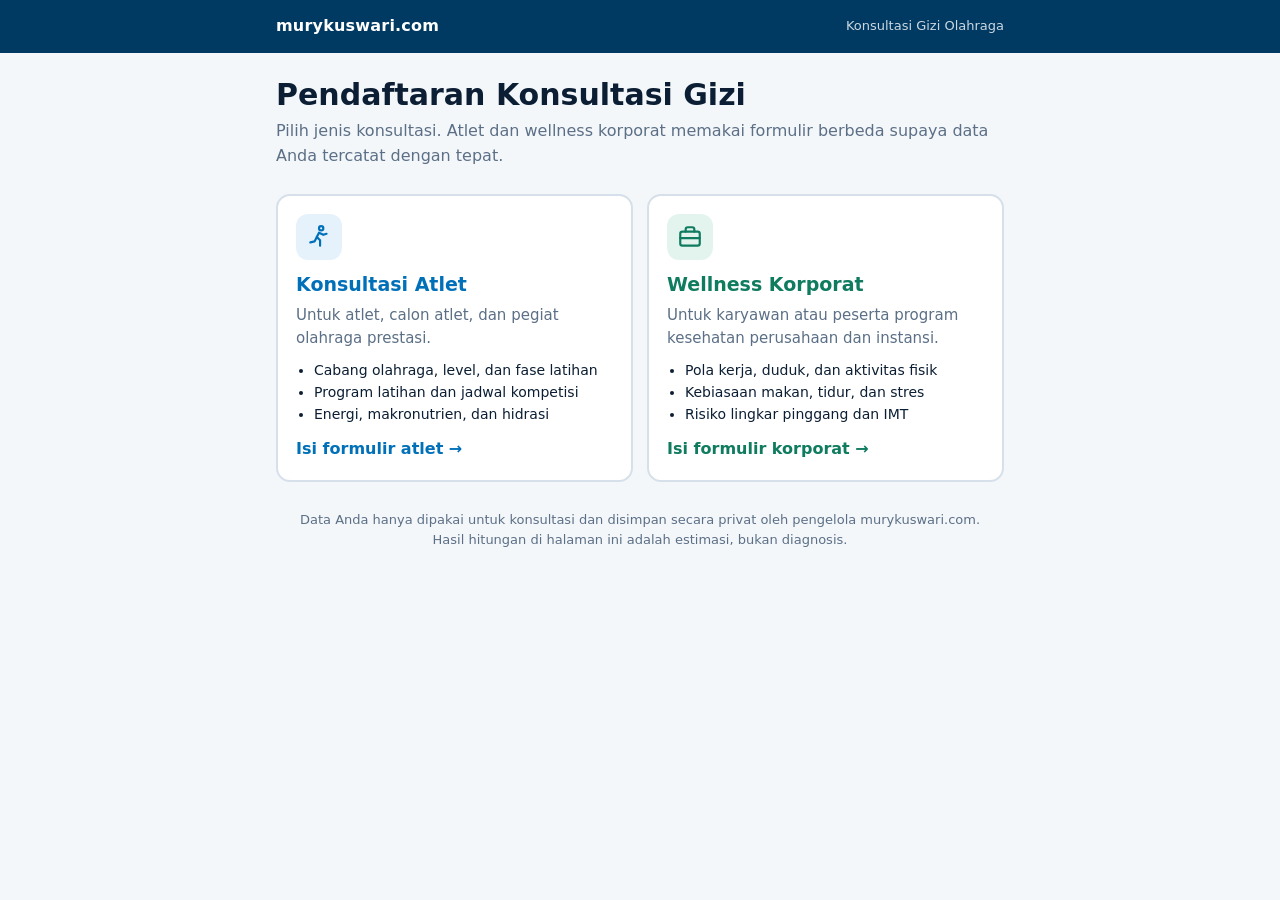
<file: pendaftaran/index.html>
<!doctype html>
<html lang="id">
<head>
<meta charset="utf-8">
<meta name="viewport" content="width=device-width, initial-scale=1, viewport-fit=cover">
<title>Pendaftaran Konsultasi Gizi | murykuswari.com</title>
<meta name="description" content="Pendaftaran konsultasi gizi olahraga untuk atlet dan program wellness korporat bersama Assoc. Prof. Dr. Mury Kuswari.">
<meta name="theme-color" content="#003a63">
<style>
:root{
  --navy:#003a63;--blue:#0070b8;--blue-soft:#e6f2fb;
  --green:#0f7b5f;--green-soft:#e3f4ee;
  --ink:#0b1e33;--muted:#5b6f86;--line:#d6e0ea;--bg:#f4f7fa;--card:#fff;
  --red:#b42318;--red-soft:#fdecea;--amber:#9a6700;--amber-soft:#fff6db;
  --accent:var(--blue);--accent-soft:var(--blue-soft);
  --r:14px;
}
body.t-korporat{--accent:var(--green);--accent-soft:var(--green-soft)}
*{box-sizing:border-box}
html{-webkit-text-size-adjust:100%}
body{margin:0;background:var(--bg);color:var(--ink);font:16px/1.55 system-ui,-apple-system,"Segoe UI",Roboto,"Helvetica Neue",Arial,sans-serif}
a{color:var(--accent)}
.wrap{max-width:760px;margin:0 auto;padding:0 16px}
header.top{background:var(--navy);color:#fff}
header.top .wrap{display:flex;align-items:center;justify-content:space-between;gap:12px;padding-top:14px;padding-bottom:14px}
header.top a{color:#fff;text-decoration:none;font-weight:700;letter-spacing:.2px}
header.top small{opacity:.8;font-size:13px}
.hero{padding:24px 0 8px}
.hero h1{font-size:clamp(22px,5.4vw,30px);line-height:1.2;margin:0 0 6px}
.hero p{margin:0;color:var(--muted)}
/* progress */
.steps{display:flex;gap:6px;margin:18px 0 6px}
.steps span{flex:1;height:6px;border-radius:6px;background:var(--line)}
.steps span.on{background:var(--accent)}
.steplabel{font-size:13px;color:var(--muted);margin-bottom:12px}
/* pilihan jenis */
.choices{display:grid;gap:14px;grid-template-columns:1fr;margin:18px 0 28px}
@media(min-width:620px){.choices{grid-template-columns:1fr 1fr}}
.choice{all:unset;box-sizing:border-box;cursor:pointer;display:block;background:var(--card);border:2px solid var(--line);border-radius:var(--r);padding:18px;transition:border-color .15s,box-shadow .15s}
.choice:hover,.choice:focus-visible{border-color:var(--c);box-shadow:0 0 0 4px var(--cs)}
.choice .ic{width:46px;height:46px;border-radius:12px;display:grid;place-items:center;background:var(--cs);color:var(--c);margin-bottom:10px}
.choice h2{margin:0 0 4px;font-size:19px;color:var(--c)}
.choice p{margin:0 0 10px;color:var(--muted);font-size:15px}
.choice ul{margin:0;padding-left:18px;font-size:14px;color:var(--ink)}
.choice .go{display:inline-block;margin-top:12px;font-weight:700;color:var(--c)}
.c-atlet{--c:var(--blue);--cs:var(--blue-soft)}
.c-korporat{--c:var(--green);--cs:var(--green-soft)}
/* kartu form */
.panel{background:var(--card);border:1px solid var(--line);border-radius:var(--r);padding:18px 16px;margin-bottom:16px}
@media(min-width:620px){.panel{padding:22px 24px}}
.panel h3{margin:0 0 4px;font-size:18px}
.panel .sub{margin:0 0 14px;color:var(--muted);font-size:14px}
.badge{display:inline-flex;align-items:center;gap:6px;font-size:13px;font-weight:700;padding:4px 10px;border-radius:999px;background:var(--accent-soft);color:var(--accent)}
.grid{display:grid;gap:14px;grid-template-columns:1fr}
@media(min-width:620px){.grid{grid-template-columns:1fr 1fr}.grid .full{grid-column:1/-1}}
.f label.l{display:block;font-weight:600;font-size:15px;margin-bottom:6px}
.f label.l .req{color:var(--red)}
.f label.l .opt{color:var(--muted);font-weight:400;font-size:13px}
.f .help{font-size:13px;color:var(--muted);margin-top:4px}
.f .err{display:none;font-size:13px;color:var(--red);margin-top:4px}
.f.bad .err{display:block}
.f.bad input,.f.bad select,.f.bad textarea{border-color:var(--red);background:#fffafa}
input[type=text],input[type=email],input[type=tel],input[type=number],input[type=date],select,textarea{
  width:100%;font:inherit;font-size:16px;color:var(--ink);background:#fff;border:1.5px solid var(--line);border-radius:10px;padding:11px 12px;min-height:46px;appearance:none;-webkit-appearance:none}
select{background-image:linear-gradient(45deg,transparent 50%,var(--muted) 50%),linear-gradient(135deg,var(--muted) 50%,transparent 50%);background-position:calc(100% - 18px) 50%,calc(100% - 13px) 50%;background-size:5px 5px;background-repeat:no-repeat;padding-right:34px}
textarea{min-height:110px;resize:vertical}
input:focus,select:focus,textarea:focus{outline:none;border-color:var(--accent);box-shadow:0 0 0 3px var(--accent-soft)}
.unit{position:relative}
.unit input{padding-right:58px}
.unit em{position:absolute;right:12px;top:50%;transform:translateY(-50%);font-style:normal;color:var(--muted);font-size:14px;pointer-events:none}
.seg{display:flex;flex-wrap:wrap;gap:8px}
.seg label{flex:1 1 auto;min-width:96px;display:flex;align-items:center;justify-content:center;text-align:center;gap:8px;border:1.5px solid var(--line);border-radius:10px;padding:10px 12px;min-height:46px;cursor:pointer;font-size:15px;background:#fff}
.seg input{position:absolute;opacity:0;pointer-events:none}
.seg label:has(input:checked){border-color:var(--accent);background:var(--accent-soft);color:var(--accent);font-weight:700}
.seg label:has(input:focus-visible){box-shadow:0 0 0 3px var(--accent-soft)}
.check{display:flex;gap:10px;align-items:flex-start;font-size:15px;cursor:pointer}
.check input{width:22px;height:22px;margin:1px 0 0;flex:none;accent-color:var(--accent)}
.count{float:right;font-weight:400;color:var(--muted);font-size:13px}
.hidden{display:none!important}
/* bar aksi */
.actions{position:sticky;bottom:0;z-index:5;background:rgba(244,247,250,.96);backdrop-filter:blur(6px);border-top:1px solid var(--line);padding:12px 0 calc(12px + env(safe-area-inset-bottom));margin-top:8px}
.actions .wrap{display:flex;gap:10px}
.btn{font:inherit;font-weight:700;font-size:16px;border-radius:12px;border:1.5px solid var(--accent);padding:12px 18px;min-height:50px;cursor:pointer;background:var(--accent);color:#fff;display:inline-flex;align-items:center;justify-content:center;gap:8px;text-decoration:none}
.btn.ghost{background:#fff;color:var(--accent)}
.btn.wa{background:#1f9d55;border-color:#1f9d55}
.btn[disabled]{opacity:.55;cursor:not-allowed}
.actions .btn{flex:1}
.actions .btn.ghost{flex:0 0 auto}
.alert{border-radius:12px;padding:12px 14px;font-size:15px;margin-bottom:14px}
.alert.warn{background:var(--amber-soft);color:#5c3d00;border:1px solid #f0d78c}
.alert.bad{background:var(--red-soft);color:var(--red);border:1px solid #f5c2bd}
.alert.ok{background:var(--green-soft);color:#0b4f3d;border:1px solid #b6e2d3}
/* ringkasan */
.stats{display:grid;grid-template-columns:repeat(2,1fr);gap:10px;margin:6px 0 4px}
@media(min-width:620px){.stats{grid-template-columns:repeat(4,1fr)}}
.stat{background:var(--accent-soft);border-radius:12px;padding:10px 12px}
.stat b{display:block;font-size:20px;color:var(--accent)}
.stat span{font-size:13px;color:var(--muted)}
dl.rev{display:grid;grid-template-columns:1fr;gap:0;margin:0}
dl.rev div{display:grid;grid-template-columns:42% 1fr;gap:10px;padding:8px 0;border-bottom:1px dashed var(--line);font-size:15px}
dl.rev dt{color:var(--muted)}
dl.rev dd{margin:0;word-break:break-word}
.revsec{font-weight:700;margin:16px 0 4px;color:var(--accent)}
.revsec button{float:right;font:inherit;font-size:13px;color:var(--accent);background:none;border:0;text-decoration:underline;cursor:pointer}
/* kartu profil */
.cardbox{display:grid;gap:16px;grid-template-columns:1fr}
@media(min-width:620px){.cardbox{grid-template-columns:300px 1fr;align-items:start}}
.cardbox canvas{width:100%;max-width:340px;height:auto;border-radius:12px;box-shadow:0 6px 24px rgba(0,30,60,.15);display:block;margin:0 auto}
.btnrow{display:flex;flex-wrap:wrap;gap:10px;margin-top:12px}
.btnrow .btn{flex:1 1 160px}
footer{color:var(--muted);font-size:13px;padding:24px 0 40px;text-align:center}
.hp{position:absolute;left:-9999px}
</style>
</head>
<body>
<header class="top"><div class="wrap"><a href="/">murykuswari.com</a><small>Konsultasi Gizi Olahraga</small></div></header>

<main class="wrap">
  <!-- LANGKAH 0: pilih jenis -->
  <section id="s0">
    <div class="hero">
      <h1>Pendaftaran Konsultasi Gizi</h1>
      <p>Pilih jenis konsultasi. Atlet dan wellness korporat memakai formulir berbeda supaya data Anda tercatat dengan tepat.</p>
    </div>
    <div class="choices">
      <button class="choice c-atlet" data-jenis="atlet" type="button">
        <div class="ic"><svg width="26" height="26" viewBox="0 0 24 24" fill="none" stroke="currentColor" stroke-width="2" stroke-linecap="round" stroke-linejoin="round"><circle cx="14" cy="4" r="2"/><path d="M4 17l4-1 2-4 3 3v5"/><path d="M10 12l2-4 4 2 3-1"/></svg></div>
        <h2>Konsultasi Atlet</h2>
        <p>Untuk atlet, calon atlet, dan pegiat olahraga prestasi.</p>
        <ul><li>Cabang olahraga, level, dan fase latihan</li><li>Program latihan dan jadwal kompetisi</li><li>Energi, makronutrien, dan hidrasi</li></ul>
        <span class="go">Isi formulir atlet →</span>
      </button>
      <button class="choice c-korporat" data-jenis="korporat" type="button">
        <div class="ic"><svg width="26" height="26" viewBox="0 0 24 24" fill="none" stroke="currentColor" stroke-width="2" stroke-linecap="round" stroke-linejoin="round"><rect x="3" y="7" width="18" height="13" rx="2"/><path d="M8 7V5a2 2 0 0 1 2-2h4a2 2 0 0 1 2 2v2"/><path d="M3 13h18"/></svg></div>
        <h2>Wellness Korporat</h2>
        <p>Untuk karyawan atau peserta program kesehatan perusahaan dan instansi.</p>
        <ul><li>Pola kerja, duduk, dan aktivitas fisik</li><li>Kebiasaan makan, tidur, dan stres</li><li>Risiko lingkar pinggang dan IMT</li></ul>
        <span class="go">Isi formulir korporat →</span>
      </button>
    </div>
  </section>

  <!-- FORMULIR -->
  <form id="form" class="hidden" novalidate autocomplete="on">
    <div class="steps" id="bar"></div>
    <div class="steplabel" id="steplabel"></div>
    <div id="formAlert"></div>
    <input class="hp" type="text" name="website" id="website" tabindex="-1" autocomplete="off" aria-hidden="true">
    <div id="pages"></div>
  </form>

  <!-- SELESAI -->
  <section id="done" class="hidden"></section>
</main>

<div class="actions hidden" id="actions"><div class="wrap">
  <button class="btn ghost" type="button" id="back">← Kembali</button>
  <button class="btn" type="button" id="next">Lanjut →</button>
</div></div>

<footer class="wrap">Data Anda hanya dipakai untuk konsultasi dan disimpan secara privat oleh pengelola murykuswari.com.<br>Hasil hitungan di halaman ini adalah estimasi, bukan diagnosis.</footer>

<script src="/config.js"></script>
<script>window.MK_SCRIPT_URL = window.MK_SCRIPT_URL || (window.SITE || {}).programEndpoint || "";</script>
<script>
/* ================= PENGATURAN =================
 * SCRIPT_URL: URL /exec Apps Script yang sama dengan layanan unduhan & Program Gizi.
 * Bila config.js situs sudah mendefinisikan window.MK_SCRIPT_URL, nilai itu yang dipakai.
 */
const SCRIPT_URL = window.MK_SCRIPT_URL || '';
const EMAIL_KONSULTASI = 'mury@esaunggul.ac.id';
const WA_KONSULTASI = '6282245039450';

/* ================= SKEMA FORMULIR ================= */
const CABOR = ['Atletik','Bulutangkis','Sepak bola','Futsal','Bola basket','Bola voli','Renang','Bersepeda','Lari jarak jauh/maraton','Triatlon','Tenis','Tenis meja','Pencak silat','Karate','Taekwondo','Judo','Tinju','Gulat','Angkat besi','Binaraga/physique','Panahan','Menembak','Senam','Dayung','Esports','Lainnya'];
const LEVEL = ['Rekreasional/hobi','Pelajar/klub','Daerah (kota/kabupaten)','Provinsi (PON/Porprov)','Nasional (pelatnas/timnas)','Internasional','Profesional'];
const FASE = ['Persiapan umum','Persiapan khusus','Pra-kompetisi','Kompetisi','Transisi/pemulihan','Tidak sedang dalam program'];
const TUJUAN_ATLET = ['Meningkatkan performa','Menambah massa otot','Menurunkan lemak tubuh','Menurunkan/menjaga kelas berat badan','Pemulihan dan mencegah cedera','Hidrasi dan stamina','Persiapan kompetisi'];
const SEKTOR = ['Pemerintahan/BUMN','Perbankan & keuangan','Kesehatan','Pendidikan','Manufaktur','Teknologi & digital','Energi & pertambangan','Transportasi & logistik','Ritel & jasa','Keamanan/kepolisian/TNI','Lainnya'];
const POLA = ['Kantor (kerja di meja)','Lapangan (banyak bergerak)','Shift (termasuk malam)','Hybrid/WFH','Campuran kantor & lapangan'];
const TUJUAN_KORP = ['Menurunkan berat badan/lemak','Meningkatkan kebugaran','Energi & fokus saat bekerja','Pola makan seimbang','Mencegah penyakit (hasil MCU)','Menambah massa otot'];

const STEPS = {
  atlet: [
    { t: 'Data diri', s: 'Semua kolom bertanda * wajib diisi.', sec: ['diri'] },
    { t: 'Ukuran tubuh & olahraga', s: 'Gunakan hasil timbang dan ukur terbaru.', sec: ['tubuh', 'atlet'] },
    { t: 'Kesehatan & tujuan', s: 'Membantu kami memberi saran yang aman.', sec: ['sehat'] },
    { t: 'Periksa & kartu profil', s: 'Periksa ulang data, lalu kirim.', sec: ['review'] }
  ],
  korporat: [
    { t: 'Data diri', s: 'Semua kolom bertanda * wajib diisi.', sec: ['diri'] },
    { t: 'Pekerjaan & ukuran tubuh', s: 'Data perusahaan dipakai untuk mengelompokkan program wellness.', sec: ['kerja', 'tubuh'] },
    { t: 'Gaya hidup', s: 'Kebiasaan sehari-hari dalam satu bulan terakhir.', sec: ['gaya'] },
    { t: 'Kesehatan & tujuan', s: 'Membantu kami memberi saran yang aman.', sec: ['sehat'] },
    { t: 'Periksa & kartu profil', s: 'Periksa ulang data, lalu kirim.', sec: ['review'] }
  ]
};

const SECTIONS = {
  diri: { t: 'Data diri', f: [
    { id: 'nama', l: 'Nama lengkap', type: 'text', req: 1, min: 3, max: 80, ac: 'name' },
    { id: 'panggilan', l: 'Nama panggilan', type: 'text', req: 1, min: 2, max: 30, ac: 'nickname' },
    { id: 'jk', l: 'Jenis kelamin', type: 'seg', req: 1, o: [['L', 'Laki-laki'], ['P', 'Perempuan']] },
    { id: 'tglLahir', l: 'Tanggal lahir', type: 'date', req: 1, ac: 'bday' },
    { id: 'email', l: 'Email', type: 'email', req: 1, ac: 'email', help: 'Jawaban konsultasi dikirim ke email ini.' },
    { id: 'wa', l: 'Nomor WhatsApp', type: 'tel', req: 1, ac: 'tel', ph: '08xxxxxxxxxx' },
    { id: 'kota', l: 'Kota domisili', type: 'text', req: 1, min: 3, max: 60, ac: 'address-level2', full: 1 }
  ]},
  tubuh: { t: 'Ukuran tubuh', f: [
    { id: 'bb', l: 'Berat badan', type: 'num', unit: 'kg', req: 1, lo: 25, hi: 250, step: '0.1' },
    { id: 'tb', l: 'Tinggi badan', type: 'num', unit: 'cm', req: 1, lo: 100, hi: 230, step: '0.1' },
    { id: 'pinggang', l: 'Lingkar pinggang', type: 'num', unit: 'cm', reqIf: d => d.jenis === 'korporat', lo: 40, hi: 200, step: '0.1', help: 'Ukur di antara tulang rusuk terbawah dan tulang panggul, setelah membuang napas.' },
    { id: 'lemak', l: 'Persen lemak tubuh', type: 'num', unit: '%', lo: 3, hi: 65, step: '0.1', help: 'Isi bila pernah diukur (BIA/skinfold/DXA). Bisa diukur di Lantai 8 Kampus Universitas Esa Unggul.' }
  ]},
  atlet: { t: 'Data olahraga', f: [
    { id: 'cabor', l: 'Cabang olahraga', type: 'sel', req: 1, o: CABOR },
    { id: 'caborLain', l: 'Sebutkan cabang olahraga', type: 'text', req: 1, min: 3, max: 60, showIf: d => d.cabor === 'Lainnya' },
    { id: 'posisi', l: 'Nomor / posisi / kelas tanding', type: 'text', req: 1, min: 1, max: 60, ph: 'mis. tunggal putra, gelandang, -60 kg' },
    { id: 'level', l: 'Level', type: 'sel', req: 1, o: LEVEL },
    { id: 'klub', l: 'Klub / sekolah / instansi', type: 'text', req: 1, min: 2, max: 80 },
    { id: 'pelatih', l: 'Nama pelatih', type: 'text', req: 1, min: 2, max: 60, help: 'Tulis "Tidak ada" bila berlatih mandiri.' },
    { id: 'sesi', l: 'Sesi latihan per minggu', type: 'num', unit: 'sesi', req: 1, lo: 1, hi: 21, step: '1' },
    { id: 'durasi', l: 'Durasi rata-rata per sesi', type: 'num', unit: 'menit', req: 1, lo: 15, hi: 360, step: '5' },
    { id: 'fase', l: 'Fase latihan saat ini', type: 'sel', req: 1, o: FASE },
    { id: 'kompetisi', l: 'Jadwal kompetisi terdekat', type: 'seg', req: 1, o: [['ada', 'Sudah ada'], ['belum', 'Belum ada']] },
    { id: 'tglKompetisi', l: 'Tanggal kompetisi', type: 'date', req: 1, showIf: d => d.kompetisi === 'ada' },
    { id: 'tujuan', l: 'Tujuan utama', type: 'sel', req: 1, o: TUJUAN_ATLET, full: 1 }
  ]},
  kerja: { t: 'Pekerjaan', f: [
    { id: 'perusahaan', l: 'Nama perusahaan / instansi', type: 'text', req: 1, min: 2, max: 100, ac: 'organization' },
    { id: 'kodeProgram', l: 'Kode program wellness', type: 'text', max: 30, help: 'Isi bila perusahaan Anda memberi kode program.' },
    { id: 'sektor', l: 'Sektor', type: 'sel', req: 1, o: SEKTOR },
    { id: 'jabatan', l: 'Jabatan / divisi', type: 'text', req: 1, min: 2, max: 80, ac: 'organization-title' },
    { id: 'pola', l: 'Pola kerja', type: 'sel', req: 1, o: POLA },
    { id: 'jamKerja', l: 'Jam kerja per hari', type: 'num', unit: 'jam', req: 1, lo: 1, hi: 18, step: '0.5' },
    { id: 'jamDuduk', l: 'Lama duduk per hari', type: 'num', unit: 'jam', req: 1, lo: 0, hi: 18, step: '0.5', help: 'Termasuk di kantor, perjalanan, dan di rumah.' }
  ]},
  gaya: { t: 'Gaya hidup', f: [
    { id: 'aktivitas', l: 'Olahraga / aktivitas fisik per minggu', type: 'num', unit: 'menit', req: 1, lo: 0, hi: 3000, step: '5', help: 'Jalan cepat, bersepeda, olahraga, dsb. Isi 0 bila tidak ada.' },
    { id: 'jenisOlahraga', l: 'Jenis olahraga yang dilakukan', type: 'text', req: 1, min: 2, max: 80, help: 'Tulis "Tidak ada" bila belum berolahraga.' },
    { id: 'sarapan', l: 'Sarapan', type: 'seg', req: 1, o: [['rutin', 'Rutin'], ['kadang', 'Kadang'], ['tidak', 'Jarang/tidak']] },
    { id: 'makan', l: 'Makan utama per hari', type: 'seg', req: 1, o: [['1-2', '1–2 kali'], ['3', '3 kali'], ['>3', 'Lebih dari 3']] },
    { id: 'sumberMakan', l: 'Makan siang biasanya dari', type: 'sel', req: 1, o: ['Bekal dari rumah', 'Kantin kantor', 'Warung/restoran sekitar', 'Pesan antar online', 'Tidak makan siang'] },
    { id: 'manis', l: 'Minuman manis per hari', type: 'seg', req: 1, o: [['0', 'Tidak ada'], ['1', '1 gelas'], ['2+', '2 gelas atau lebih']] },
    { id: 'tidur', l: 'Lama tidur per malam', type: 'num', unit: 'jam', req: 1, lo: 2, hi: 14, step: '0.5' },
    { id: 'stres', l: 'Tingkat stres kerja', type: 'seg', req: 1, o: [['1', 'Rendah'], ['2', 'Sedang'], ['3', 'Tinggi']] },
    { id: 'rokok', l: 'Merokok / vape', type: 'seg', req: 1, o: [['tidak', 'Tidak'], ['ya', 'Ya']] },
    { id: 'mcu', l: 'Medical check-up 12 bulan terakhir', type: 'seg', req: 1, o: [['ya', 'Sudah'], ['tidak', 'Belum']] },
    { id: 'tujuan', l: 'Tujuan utama', type: 'sel', req: 1, o: TUJUAN_KORP, full: 1 }
  ]},
  sehat: { t: 'Kesehatan & tujuan', f: [
    { id: 'medis', l: 'Kondisi medis yang sedang dialami', type: 'seg', req: 1, o: [['tidak', 'Tidak ada'], ['ada', 'Ada']], full: 1, help: 'Contoh: diabetes, hipertensi, kolesterol, asam urat, jantung, ginjal, alergi makanan, gangguan makan.' },
    { id: 'medisDetail', l: 'Sebutkan kondisinya', type: 'area', req: 1, min: 3, max: 400, showIf: d => d.medis === 'ada', full: 1 },
    { id: 'obat', l: 'Rutin minum obat / suplemen', type: 'seg', req: 1, o: [['tidak', 'Tidak'], ['ya', 'Ya']] },
    { id: 'obatDetail', l: 'Sebutkan obat / suplemen', type: 'text', req: 1, min: 2, max: 200, showIf: d => d.obat === 'ya' },
    { id: 'hamil', l: 'Sedang hamil / menyusui', type: 'seg', req: 1, o: [['tidak', 'Tidak'], ['hamil', 'Hamil'], ['menyusui', 'Menyusui']], showIf: d => d.jk === 'P', full: 1 },
    { id: 'cedera', l: 'Cedera dalam 3 bulan terakhir', type: 'seg', req: 1, o: [['tidak', 'Tidak ada'], ['ringan', 'Ringan'], ['berat', 'Berat/sedang dirawat']], showIf: d => d.jenis === 'atlet', full: 1 },
    { id: 'pertanyaan', l: 'Pertanyaan atau masalah yang ingin dikonsultasikan', type: 'area', req: 1, min: 30, max: 800, full: 1, counter: 1, help: 'Ceritakan sejelas mungkin: kondisi saat ini, yang sudah dicoba, dan hasil yang diharapkan.' },
    { id: 'wali', l: 'Saya orang tua/wali, atau pendaftaran ini sudah disetujui orang tua/wali.', type: 'chk', req: 1, showIf: d => usia(d.tglLahir) !== null && usia(d.tglLahir) < 18, full: 1 },
    { id: 'setuju', l: 'Data yang saya isi benar, dan saya setuju data ini disimpan untuk keperluan konsultasi serta pencatatan program.', type: 'chk', req: 1, full: 1 }
  ]}
};

/* ================= STATE ================= */
const KEY = 'mk-pendaftaran-v1';
let st = { jenis: null, step: 0, d: {}, foto: '', sembunyi: false, id: '' };
try { const s = JSON.parse(localStorage.getItem(KEY) || 'null'); if (s && s.jenis) st = Object.assign(st, s, { step: 0 }); } catch (e) {}
const simpanLokal = () => { try { localStorage.setItem(KEY, JSON.stringify({ jenis: st.jenis, d: st.d, sembunyi: st.sembunyi })); } catch (e) {} };

const $ = s => document.querySelector(s);
const esc = s => String(s == null ? '' : s).replace(/[&<>"']/g, c => ({ '&': '&amp;', '<': '&lt;', '>': '&gt;', '"': '&quot;', "'": '&#39;' }[c]));

/* ================= HITUNGAN ================= */
function usia(t) {
  if (!/^\d{4}-\d{2}-\d{2}$/.test(t || '')) return null;
  const b = new Date(t + 'T00:00:00'), n = new Date();
  let u = n.getFullYear() - b.getFullYear();
  if (n.getMonth() < b.getMonth() || (n.getMonth() === b.getMonth() && n.getDate() < b.getDate())) u--;
  return u >= 0 && u < 110 ? u : null;
}
function hitung(d) {
  const bb = +d.bb, tb = +d.tb, u = usia(d.tglLahir);
  const r = { usia: u };
  if (bb && tb) {
    const m = tb / 100;
    r.imt = Math.round(bb / (m * m) * 10) / 10;
    // Klasifikasi IMT Kemenkes RI (P2PTM)
    r.katImt = r.imt < 17 ? 'Sangat kurus' : r.imt < 18.5 ? 'Kurus' : r.imt <= 25 ? 'Normal' : r.imt <= 27 ? 'Gemuk' : 'Obesitas';
    r.bbMin = Math.round(18.5 * m * m); r.bbMax = Math.round(25 * m * m);
    if (u !== null) {
      // Mifflin-St Jeor
      const ree = 10 * bb + 6.25 * tb - 5 * u + (d.jk === 'P' ? -161 : 5);
      let pal;
      if (d.jenis === 'atlet') {
        const jam = (+d.sesi || 0) * (+d.durasi || 0) / 60;
        pal = jam < 4 ? 1.55 : jam < 8 ? 1.7 : jam < 12 ? 1.85 : jam < 18 ? 2.0 : 2.2;
      } else {
        const mnt = +d.aktivitas || 0;
        pal = (d.pola || '').startsWith('Lapangan') ? 1.6 : 1.4;
        if (mnt >= 150) pal += 0.1; if (mnt >= 300) pal += 0.1;
      }
      r.ree = Math.round(ree); r.pal = pal; r.energi = Math.round(ree * pal / 10) * 10;
    }
  }
  if (d.pinggang) {
    const p = +d.pinggang, batas = d.jk === 'P' ? 80 : 90;
    r.pinggangRisiko = p >= batas;
    r.batasPinggang = batas;
  }
  if (d.jenis === 'korporat') r.aktifCukup = (+d.aktivitas || 0) >= 150;
  // Kasus yang harus dicek manual (tidak boleh dijawab otomatis)
  const alasan = [];
  if (d.medis === 'ada') alasan.push('kondisi medis');
  if (d.obat === 'ya') alasan.push('obat/suplemen rutin');
  if (d.jk === 'P' && (d.hamil === 'hamil' || d.hamil === 'menyusui')) alasan.push(d.hamil);
  if (u !== null && u < 18) alasan.push('usia di bawah 18 tahun');
  if (d.jenis === 'atlet' && d.cedera === 'berat') alasan.push('cedera berat');
  if (r.imt && r.imt < 17) alasan.push('IMT sangat rendah');
  r.cekManual = alasan;
  return r;
}

/* ================= RENDER FORM ================= */
function fieldsFor(secId) { return SECTIONS[secId].f; }
function terlihat(f) { return !f.showIf || f.showIf(Object.assign({ jenis: st.jenis }, st.d)); }
function wajib(f) { return f.req || (f.reqIf && f.reqIf(Object.assign({ jenis: st.jenis }, st.d))); }

function htmlField(f) {
  const v = st.d[f.id] == null ? '' : st.d[f.id];
  const req = wajib(f);
  const lab = `<label class="l" for="f-${f.id}">${esc(f.l)} ${req ? '<span class="req">*</span>' : '<span class="opt">(bila ada)</span>'}${f.counter ? `<span class="count" id="c-${f.id}">${String(v).length}/${f.max}</span>` : ''}</label>`;
  let inp = '';
  const common = `id="f-${f.id}" name="${f.id}" ${req ? 'required aria-required="true"' : ''}`;
  if (f.type === 'text' || f.type === 'email' || f.type === 'tel') {
    const t = f.type;
    inp = `<input type="${t}" ${common} value="${esc(v)}" ${f.max ? `maxlength="${f.max}"` : ''} ${f.ac ? `autocomplete="${f.ac}"` : ''} ${t === 'tel' ? 'inputmode="tel"' : ''} ${t === 'email' ? 'inputmode="email" autocapitalize="off"' : ''} placeholder="${esc(f.ph || '')}">`;
  } else if (f.type === 'date') {
    inp = `<input type="date" ${common} value="${esc(v)}" ${f.ac ? `autocomplete="${f.ac}"` : ''}>`;
  } else if (f.type === 'num') {
    inp = `<div class="unit"><input type="number" ${common} value="${esc(v)}" inputmode="decimal" step="${f.step || 'any'}" min="${f.lo}" max="${f.hi}"><em>${esc(f.unit)}</em></div>`;
  } else if (f.type === 'sel') {
    inp = `<select ${common}><option value="">Pilih…</option>${f.o.map(o => `<option ${o === v ? 'selected' : ''}>${esc(o)}</option>`).join('')}</select>`;
  } else if (f.type === 'seg') {
    inp = `<div class="seg" role="radiogroup" id="f-${f.id}">${f.o.map(([val, txt]) => `<label><input type="radio" name="${f.id}" value="${esc(val)}" ${v === val ? 'checked' : ''}>${esc(txt)}</label>`).join('')}</div>`;
    return `<div class="f ${f.full ? 'full' : ''}" data-f="${f.id}"><span class="l" style="display:block;font-weight:600;font-size:15px;margin-bottom:6px">${esc(f.l)} ${req ? '<span style="color:var(--red)">*</span>' : ''}</span>${inp}${f.help ? `<div class="help">${esc(f.help)}</div>` : ''}<div class="err"></div></div>`;
  } else if (f.type === 'area') {
    inp = `<textarea ${common} maxlength="${f.max}">${esc(v)}</textarea>`;
  } else if (f.type === 'chk') {
    return `<div class="f full" data-f="${f.id}"><label class="check"><input type="checkbox" id="f-${f.id}" name="${f.id}" ${v ? 'checked' : ''}><span>${esc(f.l)} <span style="color:var(--red)">*</span></span></label><div class="err"></div></div>`;
  }
  return `<div class="f ${f.full ? 'full' : ''}" data-f="${f.id}">${lab}${inp}${f.help ? `<div class="help">${esc(f.help)}</div>` : ''}<div class="err"></div></div>`;
}

function renderStep() {
  const steps = STEPS[st.jenis];
  const sp = steps[st.step];
  $('#bar').innerHTML = steps.map((_, i) => `<span class="${i <= st.step ? 'on' : ''}"></span>`).join('');
  $('#steplabel').innerHTML = `<span class="badge">${st.jenis === 'atlet' ? 'Konsultasi Atlet' : 'Wellness Korporat'}</span> &nbsp;Langkah ${st.step + 1} dari ${steps.length}: <b>${esc(sp.t)}</b>`;
  $('#formAlert').innerHTML = '';
  if (sp.sec[0] === 'review') { renderReview(); }
  else {
    $('#pages').innerHTML = sp.sec.map((sid, i) => `<div class="panel"><h3>${esc(SECTIONS[sid].t)}</h3>${i === 0 ? `<p class="sub">${esc(sp.s)}</p>` : ''}<div class="grid">${fieldsFor(sid).filter(terlihat).map(htmlField).join('')}</div></div>`).join('');
  }
  $('#back').textContent = st.step === 0 ? '← Ganti jenis' : '← Kembali';
  $('#next').textContent = sp.sec[0] === 'review' ? 'Simpan & kirim' : 'Lanjut →';
  $('#next').disabled = false;
  window.scrollTo({ top: 0, behavior: 'smooth' });
}

/* baca nilai, tampilkan/sembunyikan kolom kondisional tanpa merender ulang seluruh halaman */
document.addEventListener('input', onChange);
document.addEventListener('change', onChange);
function onChange(e) {
  const el = e.target;
  if (!el.name || !$('#pages').contains(el)) return;
  st.d[el.name] = el.type === 'checkbox' ? el.checked : el.value.trim ? el.value : el.value;
  const f = el.closest('.f');
  if (f && f.classList.contains('bad')) cekField(findField(el.name));
  const c = document.getElementById('c-' + el.name);
  if (c) c.textContent = el.value.length + '/' + findField(el.name).max;
  if (e.type === 'change' || el.type === 'radio') refreshKondisional();
  simpanLokal();
}
function findField(id) {
  const sec = STEPS[st.jenis][st.step].sec;
  for (const s of sec) { if (!SECTIONS[s]) continue; const f = SECTIONS[s].f.find(x => x.id === id); if (f) return f; }
  return null;
}
function refreshKondisional() {
  const sp = STEPS[st.jenis][st.step];
  if (sp.sec[0] === 'review') return;
  const ada = [...document.querySelectorAll('#pages .f')].map(x => x.dataset.f).join(',');
  const mau = sp.sec.flatMap(s => fieldsFor(s).filter(terlihat).map(f => f.id)).join(',');
  if (ada !== mau) {
    const fokus = document.activeElement && document.activeElement.name;
    const y = window.scrollY;
    $('#pages').innerHTML = sp.sec.map((sid, i) => `<div class="panel"><h3>${esc(SECTIONS[sid].t)}</h3>${i === 0 ? `<p class="sub">${esc(sp.s)}</p>` : ''}<div class="grid">${fieldsFor(sid).filter(terlihat).map(htmlField).join('')}</div></div>`).join('');
    window.scrollTo(0, y);
    if (fokus) { const el = document.querySelector(`#pages [name="${fokus}"]:checked`) || document.querySelector(`#pages [name="${fokus}"]`); if (el && el.type !== 'radio') el.focus({ preventScroll: true }); }
  }
}

/* ================= VALIDASI ================= */
function pesanSalah(f) {
  const v = st.d[f.id];
  const kosong = v == null || v === '' || v === false;
  if (kosong) return wajib(f) ? (f.type === 'chk' ? 'Centang untuk melanjutkan.' : f.type === 'seg' || f.type === 'sel' ? 'Pilih salah satu.' : 'Wajib diisi.') : '';
  const s = String(v).trim();
  if (f.type === 'email' && !/^[^\s@]+@[^\s@]+\.[a-z]{2,}$/i.test(s)) return 'Format email belum benar.';
  if (f.type === 'tel') { const n = s.replace(/\D/g, ''); if (!/^(0|62)8\d{7,12}$/.test(n)) return 'Gunakan nomor WhatsApp Indonesia, mis. 0812xxxxxxx.'; }
  if (f.type === 'text' || f.type === 'area') { if (f.min && s.length < f.min) return `Minimal ${f.min} karakter.`; }
  if (f.type === 'num') { const n = Number(s.replace(',', '.')); if (!isFinite(n) || n < f.lo || n > f.hi) return `Isi angka ${f.lo}–${f.hi} ${f.unit}.`; }
  if (f.type === 'date') {
    if (f.id === 'tglLahir') { const u = usia(s); if (u === null || u < 8 || u > 90) return 'Tanggal lahir belum benar.'; }
    if (f.id === 'tglKompetisi' && new Date(s + 'T23:59:59') < new Date()) return 'Tanggal kompetisi sudah lewat.';
  }
  return '';
}
function cekField(f) {
  const box = document.querySelector(`#pages .f[data-f="${f.id}"]`);
  const m = pesanSalah(f);
  if (box) { box.classList.toggle('bad', !!m); box.querySelector('.err').textContent = m; }
  return !m;
}
function cekStep(i) {
  const sp = STEPS[st.jenis][i];
  let ok = true, first = null;
  sp.sec.forEach(s => { if (!SECTIONS[s]) return; SECTIONS[s].f.filter(terlihat).forEach(f => { if (!cekField(f)) { ok = false; first = first || f.id; } }); });
  if (!ok) {
    $('#formAlert').innerHTML = '<div class="alert bad">Masih ada data yang belum lengkap atau belum benar. Periksa kolom bertanda merah.</div>';
    const el = document.querySelector(`#pages .f[data-f="${first}"]`);
    if (el) { el.scrollIntoView({ behavior: 'smooth', block: 'center' }); const i2 = el.querySelector('input,select,textarea'); if (i2) setTimeout(() => i2.focus({ preventScroll: true }), 300); }
  }
  return ok;
}
function semuaLengkap() {
  // validasi seluruh langkah tanpa DOM (dipakai sebelum kirim)
  for (const sp of STEPS[st.jenis]) for (const s of sp.sec) { if (!SECTIONS[s]) continue; for (const f of SECTIONS[s].f.filter(terlihat)) { if (pesanSalah(f)) return { f, sp }; } }
  return null;
}

/* ================= RINGKASAN & KARTU ================= */
function teks(f) {
  const v = st.d[f.id];
  if (f.type === 'seg') { const o = f.o.find(x => x[0] === v); return o ? o[1] : '-'; }
  if (f.type === 'chk') return v ? 'Ya' : '-';
  if (v == null || v === '') return '-';
  if (f.type === 'num') return v + ' ' + f.unit;
  if (f.type === 'date') return new Date(v + 'T00:00:00').toLocaleDateString('id-ID', { day: 'numeric', month: 'long', year: 'numeric' });
  return v;
}
function renderReview() {
  const r = hitung(Object.assign({ jenis: st.jenis }, st.d));
  const steps = STEPS[st.jenis];
  const sens = r.cekManual.length;
  let h = '';
  if (sens) h += `<div class="alert warn">Karena ada ${esc(r.cekManual.join(', '))}, konsultasi Anda akan dibaca langsung oleh Dr. Mury dan dijawab dengan saran yang aman. Angka kebutuhan energi tidak ditampilkan di sini.</div>`;
  h += `<div class="panel"><h3>Hasil awal</h3><p class="sub">Estimasi dari data Anda. Jawaban rinci menyusul setelah konsultasi.</p><div class="stats">
    <div class="stat"><b>${r.usia ?? '-'}</b><span>Usia (tahun)</span></div>
    <div class="stat"><b>${r.imt ?? '-'}</b><span>IMT · ${esc(r.katImt || '-')}</span></div>
    <div class="stat"><b>${r.bbMin ? r.bbMin + '–' + r.bbMax : '-'}</b><span>Rentang BB normal (kg)</span></div>
    ${st.jenis === 'korporat'
      ? `<div class="stat"><b>${r.pinggangRisiko == null ? '-' : r.pinggangRisiko ? 'Berisiko' : 'Aman'}</b><span>Lingkar pinggang (batas ${r.batasPinggang || '-'} cm)</span></div>`
      : `<div class="stat"><b>${sens || !r.energi ? '-' : r.energi.toLocaleString('id-ID')}</b><span>Estimasi energi (kkal/hari)</span></div>`}
  </div></div>`;
  h += `<div class="panel"><h3>Periksa data Anda</h3><p class="sub">Ketuk "Ubah" untuk memperbaiki.</p>`;
  steps.forEach((sp, i) => {
    if (sp.sec[0] === 'review') return;
    h += `<div class="revsec">${esc(sp.t)} <button type="button" data-ke="${i}">Ubah</button></div><dl class="rev">`;
    sp.sec.forEach(s => SECTIONS[s].f.filter(terlihat).forEach(f => { if (f.type !== 'chk') h += `<div><dt>${esc(f.l)}</dt><dd>${esc(teks(f))}</dd></div>`; }));
    h += `</dl>`;
  });
  h += `</div>`;
  h += `<div class="panel"><h3>Kartu profil peserta</h3><p class="sub">Unduh dan bagikan di media sosial. Foto hanya diproses di perangkat Anda dan tidak dikirim.</p>
    <div class="cardbox"><canvas id="kartu" width="1080" height="1350" aria-label="Kartu profil peserta"></canvas>
    <div>
      <div class="f"><label class="l" for="foto">Foto profil <span class="opt">(bila ada)</span></label><input type="file" id="foto" accept="image/*"></div>
      <label class="check" style="margin-top:12px"><input type="checkbox" id="sembunyi" ${st.sembunyi ? 'checked' : ''}><span>Sembunyikan angka tubuh (BB, IMT) di kartu</span></label>
      <div class="btnrow"><button class="btn" type="button" id="unduh">Unduh kartu (PNG)</button><button class="btn ghost hidden" type="button" id="bagikan">Bagikan</button></div>
      <div class="help" style="margin-top:8px">Ukuran 1080×1350 piksel (rasio 4:5), pas untuk Instagram, WhatsApp Status, dan LinkedIn.</div>
    </div></div></div>`;
  $('#pages').innerHTML = h;
  document.querySelectorAll('[data-ke]').forEach(b => b.onclick = () => { st.step = +b.dataset.ke; renderStep(); });
  $('#foto').onchange = e => muatFoto(e.target.files[0]);
  $('#sembunyi').onchange = e => { st.sembunyi = e.target.checked; simpanLokal(); gambarKartu(); };
  $('#unduh').onclick = unduhKartu;
  if (navigator.canShare && navigator.canShare({ files: [new File([''], 'a.png', { type: 'image/png' })] })) { $('#bagikan').classList.remove('hidden'); $('#bagikan').onclick = bagikanKartu; }
  gambarKartu();
}

function muatFoto(file) {
  if (!file) return;
  const img = new Image();
  img.onload = () => {
    const s = Math.min(img.width, img.height), c = document.createElement('canvas');
    c.width = c.height = 600;
    c.getContext('2d').drawImage(img, (img.width - s) / 2, (img.height - s) / 2, s, s, 0, 0, 600, 600);
    st.foto = c.toDataURL('image/jpeg', .9);
    URL.revokeObjectURL(img.src);
    gambarKartu();
  };
  img.src = URL.createObjectURL(file);
}

function wrapText(ctx, t, x, y, maxW, lh, maxLines) {
  const words = String(t).split(/\s+/); let line = '', n = 0;
  for (let i = 0; i < words.length; i++) {
    const test = line ? line + ' ' + words[i] : words[i];
    if (ctx.measureText(test).width > maxW && line) {
      if (++n === maxLines) { while (ctx.measureText(line + '…').width > maxW) line = line.slice(0, -1); ctx.fillText(line + '…', x, y); return y + lh; }
      ctx.fillText(line, x, y); y += lh; line = words[i];
    } else line = test;
  }
  if (line) { ctx.fillText(line, x, y); y += lh; }
  return y;
}
function rrect(ctx, x, y, w, h, r) { ctx.beginPath(); ctx.moveTo(x + r, y); ctx.arcTo(x + w, y, x + w, y + h, r); ctx.arcTo(x + w, y + h, x, y + h, r); ctx.arcTo(x, y + h, x, y, r); ctx.arcTo(x, y, x + w, y, r); ctx.closePath(); }

function gambarKartu() {
  const cv = $('#kartu'); if (!cv) return;
  const ctx = cv.getContext('2d'), W = 1080, H = 1350, d = st.d;
  const atlet = st.jenis === 'atlet';
  const c1 = atlet ? '#003a63' : '#07402f', c2 = atlet ? '#0070b8' : '#0f7b5f', soft = atlet ? '#e6f2fb' : '#e3f4ee';
  const r = hitung(Object.assign({ jenis: st.jenis }, d));
  const F = 'system-ui,-apple-system,"Segoe UI",Roboto,Arial,sans-serif';
  // latar
  const g = ctx.createLinearGradient(0, 0, W, 620); g.addColorStop(0, c1); g.addColorStop(1, c2);
  ctx.fillStyle = '#f4f7fa'; ctx.fillRect(0, 0, W, H);
  ctx.fillStyle = g; ctx.fillRect(0, 0, W, 600);
  ctx.globalAlpha = .08; ctx.fillStyle = '#fff';
  ctx.beginPath(); ctx.arc(W - 80, 120, 260, 0, 7); ctx.fill(); ctx.beginPath(); ctx.arc(120, 600, 180, 0, 7); ctx.fill();
  ctx.globalAlpha = 1;
  // label atas
  ctx.fillStyle = 'rgba(255,255,255,.18)'; rrect(ctx, 72, 72, atlet ? 380 : 430, 64, 32); ctx.fill();
  ctx.fillStyle = '#fff'; ctx.font = `700 30px ${F}`; ctx.textBaseline = 'middle';
  ctx.fillText(atlet ? 'KONSULTASI ATLET' : 'WELLNESS KORPORAT', 104, 105);
  ctx.textAlign = 'right'; ctx.font = `600 28px ${F}`; ctx.fillText('murykuswari.com', W - 72, 105); ctx.textAlign = 'left';
  // foto
  const cx = W / 2, cy = 360, rad = 165;
  ctx.save(); ctx.beginPath(); ctx.arc(cx, cy, rad + 10, 0, 7); ctx.fillStyle = '#fff'; ctx.fill(); ctx.restore();
  const tulisNama = () => {
    ctx.fillStyle = '#0b1e33'; ctx.textAlign = 'center'; ctx.textBaseline = 'alphabetic';
    ctx.font = `800 64px ${F}`;
    let nama = d.nama || 'Nama Peserta'; while (ctx.measureText(nama).width > W - 140) nama = nama.slice(0, -1);
    ctx.fillText(nama, cx, 700);
    ctx.fillStyle = c2; ctx.font = `600 34px ${F}`;
    const sub = atlet
      ? [d.cabor === 'Lainnya' ? d.caborLain : d.cabor, d.posisi].filter(Boolean).join(' · ')
      : [d.jabatan, d.perusahaan].filter(Boolean).join(' · ');
    let s2 = sub || '-'; while (ctx.measureText(s2).width > W - 140) s2 = s2.slice(0, -1);
    ctx.fillText(s2, cx, 755);
    ctx.fillStyle = '#5b6f86'; ctx.font = `500 30px ${F}`;
    const s3 = atlet ? [d.level, d.klub].filter(Boolean).join(' · ') : [d.sektor, d.kota].filter(Boolean).join(' · ');
    let t3 = s3 || ''; while (ctx.measureText(t3).width > W - 140) t3 = t3.slice(0, -1);
    ctx.fillText(t3, cx, 802);
    ctx.textAlign = 'left';
    // kotak statistik
    const tiles = [];
    tiles.push(['Usia', r.usia != null ? r.usia + ' th' : '-']);
    if (!st.sembunyi) { tiles.push(['IMT', r.imt != null ? String(r.imt).replace('.', ',') : '-']); tiles.push(['Berat', d.bb ? String(d.bb).replace('.', ',') + ' kg' : '-']); }
    tiles.push(['Tinggi', d.tb ? Math.round(d.tb) + ' cm' : '-']);
    if (atlet) tiles.push(['Latihan', d.sesi ? d.sesi + '×/mg' : '-']); else tiles.push(['Aktivitas', d.aktivitas !== undefined && d.aktivitas !== '' ? d.aktivitas + ' mnt/mg' : '-']);
    const show = tiles.slice(0, 4), n = show.length, gap = 24, tw = (W - 144 - gap * (n - 1)) / n;
    show.forEach((t, i) => {
      const x = 72 + i * (tw + gap), y = 850;
      ctx.fillStyle = '#fff'; rrect(ctx, x, y, tw, 150, 26); ctx.fill();
      ctx.strokeStyle = '#d6e0ea'; ctx.lineWidth = 2; ctx.stroke();
      ctx.fillStyle = c2; ctx.textAlign = 'center'; ctx.font = `800 ${tw < 210 ? 40 : 46}px ${F}`;
      ctx.fillText(t[1], x + tw / 2, y + 78);
      ctx.fillStyle = '#5b6f86'; ctx.font = `600 26px ${F}`; ctx.fillText(t[0], x + tw / 2, y + 120);
    });
    ctx.textAlign = 'left';
    // tujuan
    ctx.fillStyle = soft; rrect(ctx, 72, 1030, W - 144, 170, 26); ctx.fill();
    ctx.fillStyle = c1; ctx.font = `700 26px ${F}`; ctx.fillText('TUJUAN SAYA', 108, 1078);
    ctx.fillStyle = '#0b1e33'; ctx.font = `700 40px ${F}`;
    wrapText(ctx, d.tujuan || '-', 108, 1132, W - 216, 48, 2);
    // kaki
    ctx.fillStyle = '#5b6f86'; ctx.font = `500 24px ${F}`;
    const tgl = new Date().toLocaleDateString('id-ID', { day: 'numeric', month: 'long', year: 'numeric' });
    ctx.fillText('Bersama Assoc. Prof. Dr. Mury Kuswari', 72, 1262);
    ctx.fillText(tgl + (st.id ? '  ·  ID ' + st.id : ''), 72, 1300);
    ctx.textAlign = 'right'; ctx.fillStyle = c2; ctx.font = `800 30px ${F}`; ctx.fillText('#SehatBerprestasi', W - 72, 1282); ctx.textAlign = 'left';
  };
  const lingkaranIsi = () => { ctx.save(); ctx.beginPath(); ctx.arc(cx, cy, rad, 0, 7); ctx.closePath(); ctx.clip(); };
  if (st.foto) {
    const im = new Image();
    im.onload = () => { lingkaranIsi(); ctx.drawImage(im, cx - rad, cy - rad, rad * 2, rad * 2); ctx.restore(); };
    im.src = st.foto;
    if (im.complete) im.onload();
  } else {
    lingkaranIsi(); ctx.fillStyle = soft; ctx.fillRect(cx - rad, cy - rad, rad * 2, rad * 2); ctx.restore();
    const ini = (d.nama || '?').trim().split(/\s+/).slice(0, 2).map(w => w[0] || '').join('').toUpperCase();
    ctx.fillStyle = c2; ctx.font = `800 120px ${F}`; ctx.textAlign = 'center'; ctx.textBaseline = 'middle'; ctx.fillText(ini, cx, cy + 6); ctx.textAlign = 'left';
  }
  tulisNama();
}
function namaFile() { return 'kartu-' + (st.jenis === 'atlet' ? 'atlet' : 'wellness') + '-' + String(st.d.nama || 'peserta').toLowerCase().replace(/[^a-z0-9]+/g, '-').replace(/^-|-$/g, '') + '.png'; }
function unduhKartu() {
  gambarKartu();
  setTimeout(() => $('#kartu').toBlob(b => { const a = document.createElement('a'); a.href = URL.createObjectURL(b); a.download = namaFile(); document.body.appendChild(a); a.click(); setTimeout(() => { URL.revokeObjectURL(a.href); a.remove(); }, 500); }, 'image/png'), 60);
}
function bagikanKartu() {
  $('#kartu').toBlob(b => {
    const file = new File([b], namaFile(), { type: 'image/png' });
    navigator.share({ files: [file], title: 'Kartu profil konsultasi gizi', text: 'Saya ikut konsultasi gizi bersama Dr. Mury Kuswari di murykuswari.com #SehatBerprestasi' }).catch(() => {});
  }, 'image/png');
}

/* ================= KIRIM ================= */
function paket() {
  const d = Object.assign({}, st.d);
  if (d.wa) d.wa = d.wa.replace(/\D/g, '').replace(/^0/, '62');
  ['bb', 'tb', 'pinggang', 'lemak', 'sesi', 'durasi', 'jamKerja', 'jamDuduk', 'aktivitas', 'tidur'].forEach(k => { if (d[k] !== undefined && d[k] !== '') d[k] = Number(String(d[k]).replace(',', '.')); });
  // buang kolom yang tidak terlihat (mis. tanggal kompetisi bila "belum ada")
  STEPS[st.jenis].forEach(sp => sp.sec.forEach(s => SECTIONS[s] && SECTIONS[s].f.forEach(f => { if (!terlihat(f)) delete d[f.id]; })));
  return d;
}
function teksEmail(id, r) {
  const L = [];
  L.push('Jenis konsultasi: ' + (st.jenis === 'atlet' ? 'ATLET' : 'WELLNESS KORPORAT'));
  if (id) L.push('ID pendaftaran: ' + id);
  STEPS[st.jenis].forEach(sp => { if (sp.sec[0] === 'review') return; L.push('', '== ' + sp.t.toUpperCase() + ' =='); sp.sec.forEach(s => SECTIONS[s].f.filter(terlihat).forEach(f => { if (f.type !== 'chk' && f.id !== 'pertanyaan') L.push(f.l + ': ' + teks(f)); })); });
  L.push('', '== HASIL KALKULATOR ==', 'Usia: ' + (r.usia ?? '-') + ' tahun', 'IMT: ' + (r.imt ?? '-') + ' (' + (r.katImt || '-') + ')', 'Rentang BB normal: ' + (r.bbMin ? r.bbMin + '–' + r.bbMax + ' kg' : '-'));
  if (r.energi && !r.cekManual.length) L.push('Estimasi energi: ' + r.energi + ' kkal/hari');
  if (r.pinggangRisiko != null) L.push('Lingkar pinggang: ' + (r.pinggangRisiko ? 'di atas' : 'di bawah') + ' batas ' + r.batasPinggang + ' cm');
  L.push('', '== PERTANYAAN ==', st.d.pertanyaan || '-');
  return L.join('\n');
}
function subjek() { return 'Konsultasi Gizi Olahraga - ' + (st.jenis === 'atlet' ? 'Atlet' : 'Wellness Korporat') + ' - ' + (st.d.nama || ''); }

async function kirim() {
  const salah = semuaLengkap();
  if (salah) { st.step = STEPS[st.jenis].indexOf(salah.sp); renderStep(); setTimeout(() => cekStep(st.step), 50); return; }
  if ($('#website').value) return; // bot
  const btn = $('#next'); btn.disabled = true; btn.textContent = 'Menyimpan…';
  const r = hitung(Object.assign({ jenis: st.jenis }, st.d));
  let id = '', simpanOk = false, pesan = '';
  if (SCRIPT_URL) {
    try {
      const res = await fetch(SCRIPT_URL, { method: 'POST', headers: { 'Content-Type': 'text/plain;charset=utf-8' }, body: JSON.stringify({ aksi: 'kons-daftar', jenis: st.jenis, data: paket(), hasil: r, website: '' }) });
      const j = await res.json();
      if (j.ok) { id = j.id; simpanOk = true; } else pesan = j.pesan || 'Gagal menyimpan.';
    } catch (e) { pesan = 'Koneksi bermasalah. Data belum tersimpan di server.'; }
    if (!simpanOk) { btn.disabled = false; btn.textContent = 'Coba simpan lagi'; $('#formAlert').innerHTML = `<div class="alert bad">${esc(pesan)} Periksa koneksi lalu coba lagi.</div>`; window.scrollTo({ top: 0, behavior: 'smooth' }); return; }
  } else {
    id = 'L' + new Date().toISOString().replace(/\D/g, '').slice(2, 12);
  }
  st.id = id;
  selesai(id, r, simpanOk);
}

function selesai(id, r, server) {
  $('#form').classList.add('hidden'); $('#actions').classList.add('hidden');
  const body = teksEmail(id, r);
  const mail = 'mailto:' + EMAIL_KONSULTASI + '?subject=' + encodeURIComponent(subjek()) + '&body=' + encodeURIComponent(body);
  const wa = 'https://wa.me/' + WA_KONSULTASI + '?text=' + encodeURIComponent(subjek() + '\n\n' + body);
  $('#done').classList.remove('hidden');
  $('#done').innerHTML = `
    <div class="hero"><h1>Data Anda sudah lengkap ✓</h1><p>${server ? 'Data tersimpan dengan ID <b>' + esc(id) + '</b>.' : 'Data siap dikirim.'} Satu langkah lagi: kirim pertanyaan Anda.</p></div>
    <div class="panel"><h3>Kirim pertanyaan konsultasi</h3><p class="sub">Pilih salah satu. Pesan sudah terisi otomatis; cukup tekan kirim di aplikasi email atau WhatsApp Anda.</p>
      <div class="btnrow"><a class="btn" href="${mail}">Kirim via Email</a><a class="btn wa" href="${wa}" target="_blank" rel="noopener">Kirim via WhatsApp</a></div>
      ${r.cekManual.length ? '<div class="alert warn" style="margin-top:14px">Konsultasi Anda akan ditinjau langsung oleh Dr. Mury karena ada kondisi kesehatan yang perlu diperhatikan.</div>' : ''}
      <div class="help" style="margin-top:12px">Jawaban biasanya dikirim dalam 1–2 hari kerja. Untuk jawaban yang lebih rinci, Anda dapat mengukur komposisi tubuh di Lantai 8 Kampus Universitas Esa Unggul.</div>
    </div>
    <div class="panel"><h3>Kartu profil Anda</h3><p class="sub">Unduh dan bagikan di media sosial.</p>
      <div class="cardbox"><canvas id="kartu" width="1080" height="1350"></canvas><div>
        <label class="check"><input type="checkbox" id="sembunyi" ${st.sembunyi ? 'checked' : ''}><span>Sembunyikan angka tubuh (BB, IMT)</span></label>
        <div class="btnrow"><button class="btn" type="button" id="unduh">Unduh kartu (PNG)</button><button class="btn ghost hidden" type="button" id="bagikan">Bagikan</button></div>
        <div class="btnrow"><button class="btn ghost" type="button" id="baru">Isi pendaftaran baru</button></div>
      </div></div>
    </div>`;
  $('#sembunyi').onchange = e => { st.sembunyi = e.target.checked; gambarKartu(); };
  $('#unduh').onclick = unduhKartu;
  if (navigator.canShare && navigator.canShare({ files: [new File([''], 'a.png', { type: 'image/png' })] })) { $('#bagikan').classList.remove('hidden'); $('#bagikan').onclick = bagikanKartu; }
  $('#baru').onclick = () => { try { localStorage.removeItem(KEY); } catch (e) {} location.href = location.pathname; };
  gambarKartu();
  window.scrollTo({ top: 0, behavior: 'smooth' });
}

/* ================= NAVIGASI ================= */
function mulai(jenis) {
  if (st.jenis && st.jenis !== jenis) {
    // pertahankan data diri, buang data khusus jenis lain
    const keep = ['nama', 'panggilan', 'jk', 'tglLahir', 'email', 'wa', 'kota', 'bb', 'tb', 'pinggang', 'lemak'];
    const d = {}; keep.forEach(k => { if (st.d[k] !== undefined) d[k] = st.d[k]; }); st.d = d;
  }
  st.jenis = jenis; st.step = 0;
  document.body.classList.toggle('t-korporat', jenis === 'korporat');
  history.replaceState(null, '', '?jenis=' + jenis);
  $('#s0').classList.add('hidden'); $('#form').classList.remove('hidden'); $('#actions').classList.remove('hidden');
  simpanLokal(); renderStep();
}
document.querySelectorAll('.choice').forEach(b => b.onclick = () => mulai(b.dataset.jenis));
$('#back').onclick = () => {
  if (st.step === 0) { $('#form').classList.add('hidden'); $('#actions').classList.add('hidden'); $('#s0').classList.remove('hidden'); history.replaceState(null, '', location.pathname); window.scrollTo(0, 0); return; }
  st.step--; renderStep();
};
$('#next').onclick = () => {
  const last = STEPS[st.jenis].length - 1;
  if (st.step === last) return kirim();
  if (!cekStep(st.step)) return;
  st.step++; renderStep();
};
$('#form').addEventListener('submit', e => { e.preventDefault(); $('#next').click(); });

const q = new URLSearchParams(location.search).get('jenis');
if (q === 'atlet' || q === 'korporat') mulai(q);
</script>
</body>
</html>
</file>
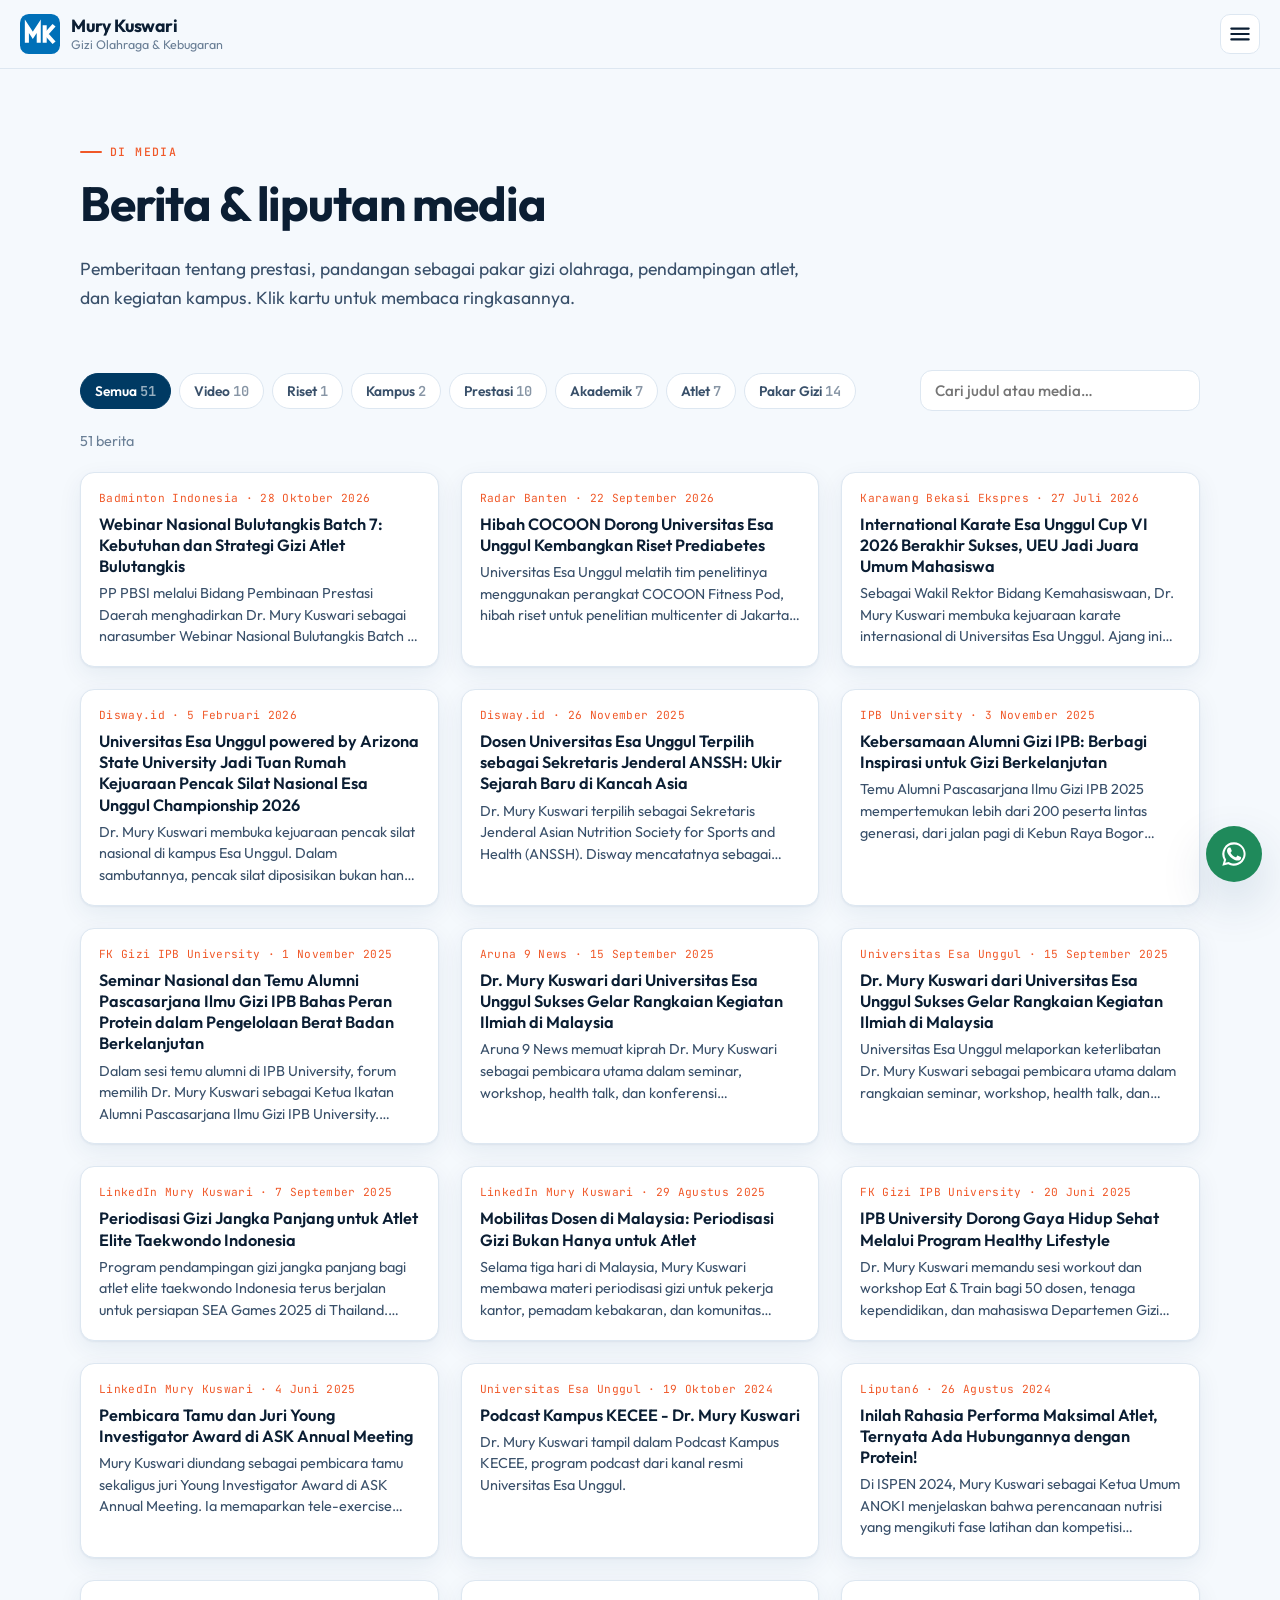
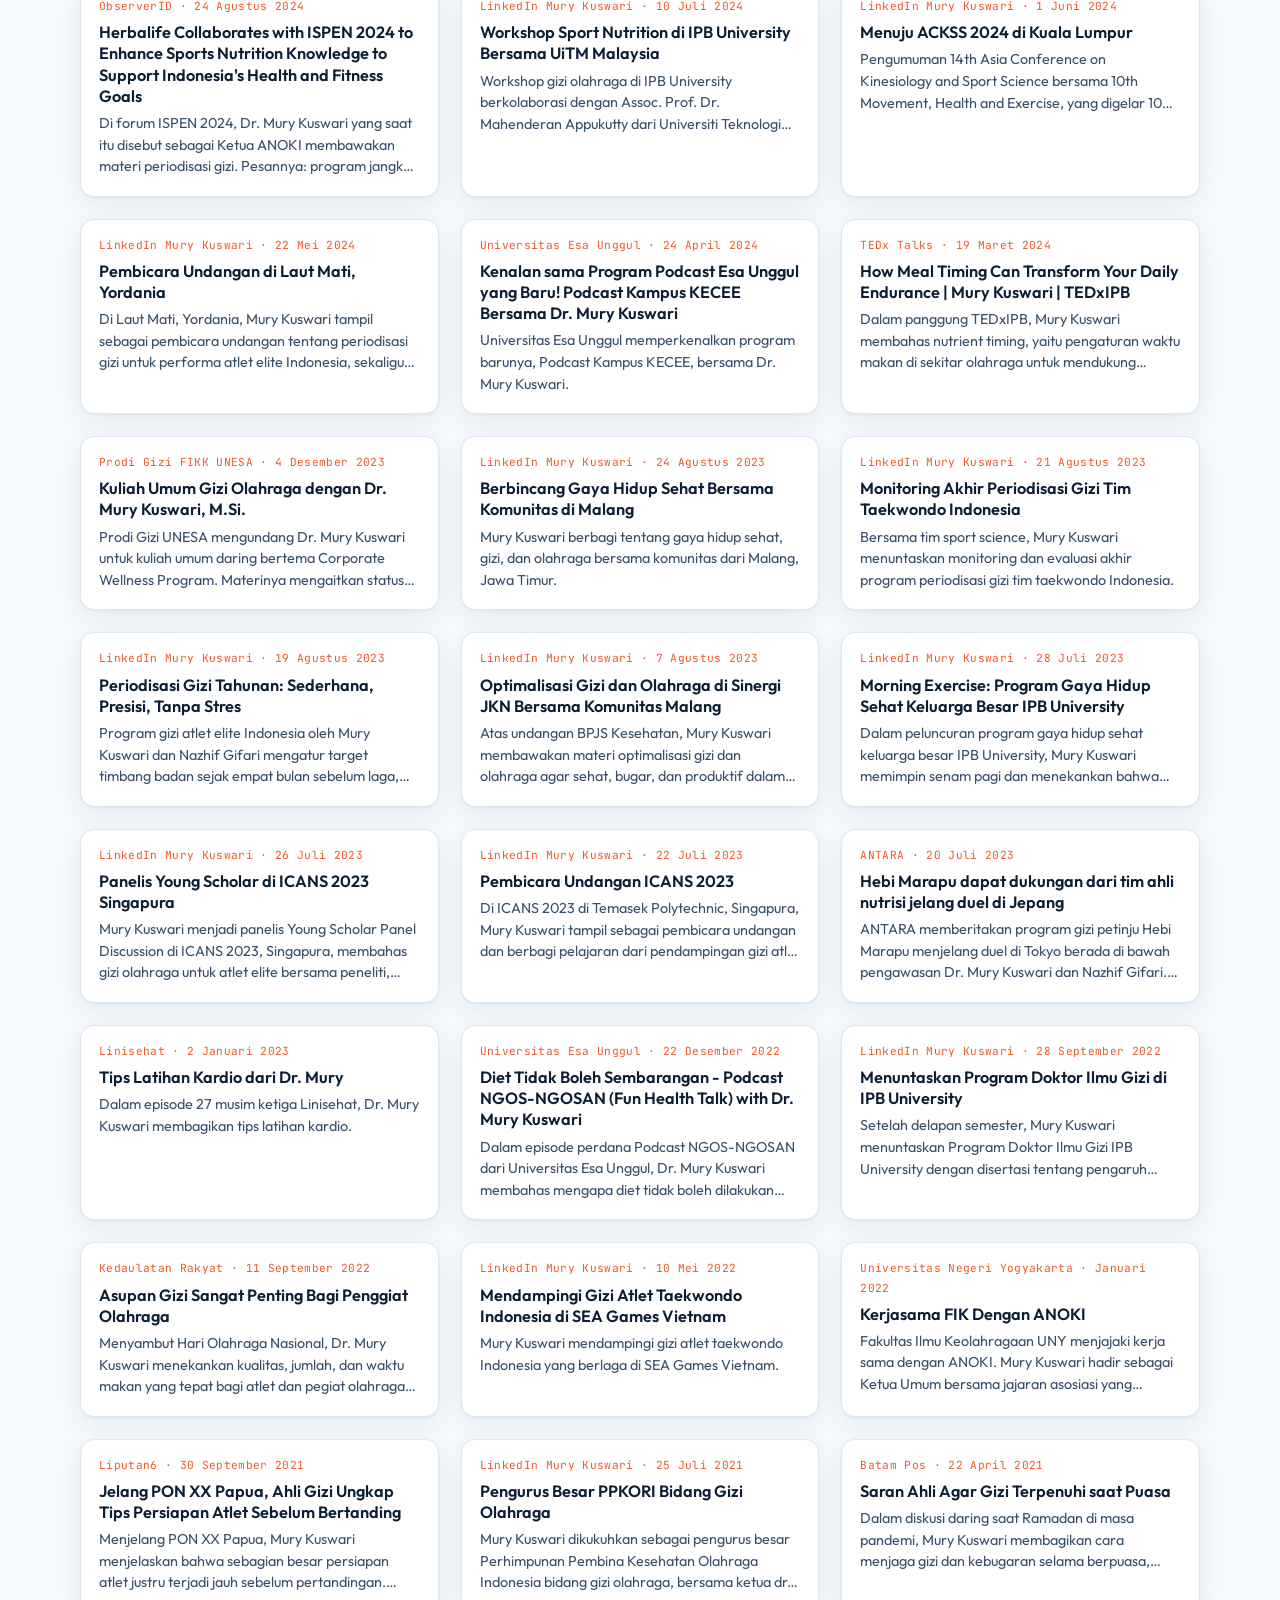
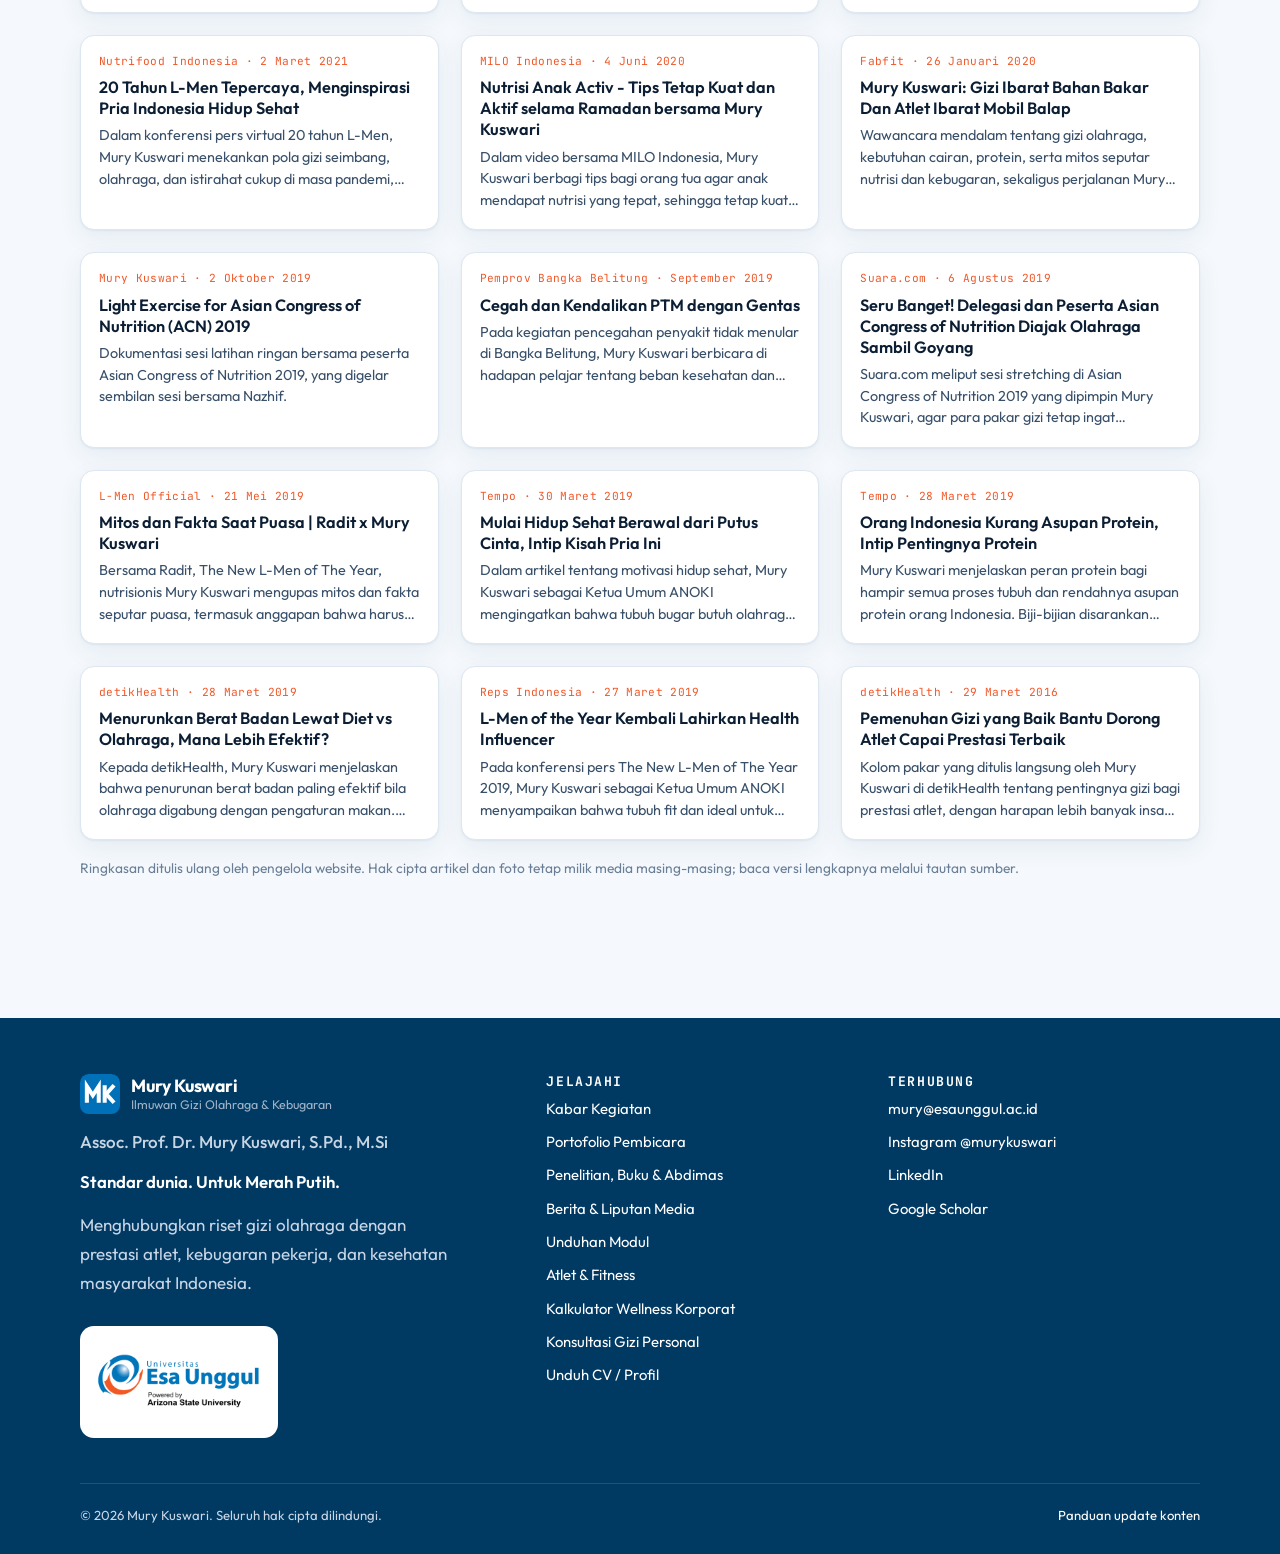
<file: berita.html>
<!doctype html>
<html lang="id">
<head>
  <meta charset="utf-8">
  <meta name="viewport" content="width=device-width, initial-scale=1">
  <title>Berita &amp; Liputan Media | Assoc. Prof. Dr. Mury Kuswari</title>
  <meta name="description" content="Kumpulan pemberitaan media tentang Assoc. Prof. Dr. Mury Kuswari: prestasi, kiprah sebagai pakar gizi olahraga, pendampingan atlet, dan kegiatan kampus.">
  <link rel="canonical" href="https://murykuswari.com/berita.html">
  <meta property="og:title" content="Berita dan Liputan Media Assoc. Prof. Dr. Mury Kuswari">
  <meta property="og:image" content="https://murykuswari.com/assets/img/mury.jpg">
  <meta name="theme-color" content="#003a63">
  <link rel="icon" href="assets/img/favicon.svg" type="image/svg+xml">
  <link rel="preconnect" href="https://fonts.googleapis.com">
  <link rel="preconnect" href="https://fonts.gstatic.com" crossorigin>
  <link href="https://fonts.googleapis.com/css2?family=Outfit:wght@300;400;500;600;700;800&family=JetBrains+Mono:wght@400;500&display=swap" rel="stylesheet">
  <link rel="stylesheet" href="assets/css/style.css?v=2026u">
</head>
<body>
  <header id="site-header"></header>
  <main>
    <div class="page-hero">
      <div class="wrap">
        <span class="eyebrow">Di Media</span>
        <h1>Berita &amp; liputan media</h1>
        <p>Pemberitaan tentang prestasi, pandangan sebagai pakar gizi olahraga, pendampingan atlet, dan kegiatan kampus. Klik kartu untuk membaca ringkasannya.</p>
      </div>
    </div>
    <section style="padding-top:6px">
      <div class="wrap">
        <div class="toolbar">
          <div class="filters" id="filters" role="group" aria-label="Kategori berita"></div>
          <input class="search" id="q" type="search" placeholder="Cari judul atau media…" aria-label="Cari berita">
        </div>
        <p id="count" style="color:var(--muted);font-size:.9rem;margin:-8px 0 18px"></p>
        <div class="news-grid" id="out"></div>
        <p class="disclaimer">Ringkasan ditulis ulang oleh pengelola website. Hak cipta artikel dan foto tetap milik media masing-masing; baca versi lengkapnya melalui tautan sumber.</p>
      </div>
    </section>
  </main>
  <footer id="site-footer"></footer>

  <script src="config.js"></script>
  <script src="data/berita.js?v=2026o"></script>
  <script src="assets/js/main.js?v=2026n"></script>
  <script src="assets/js/berita.js?v=2026l"></script>
</body>
</html>
</file>
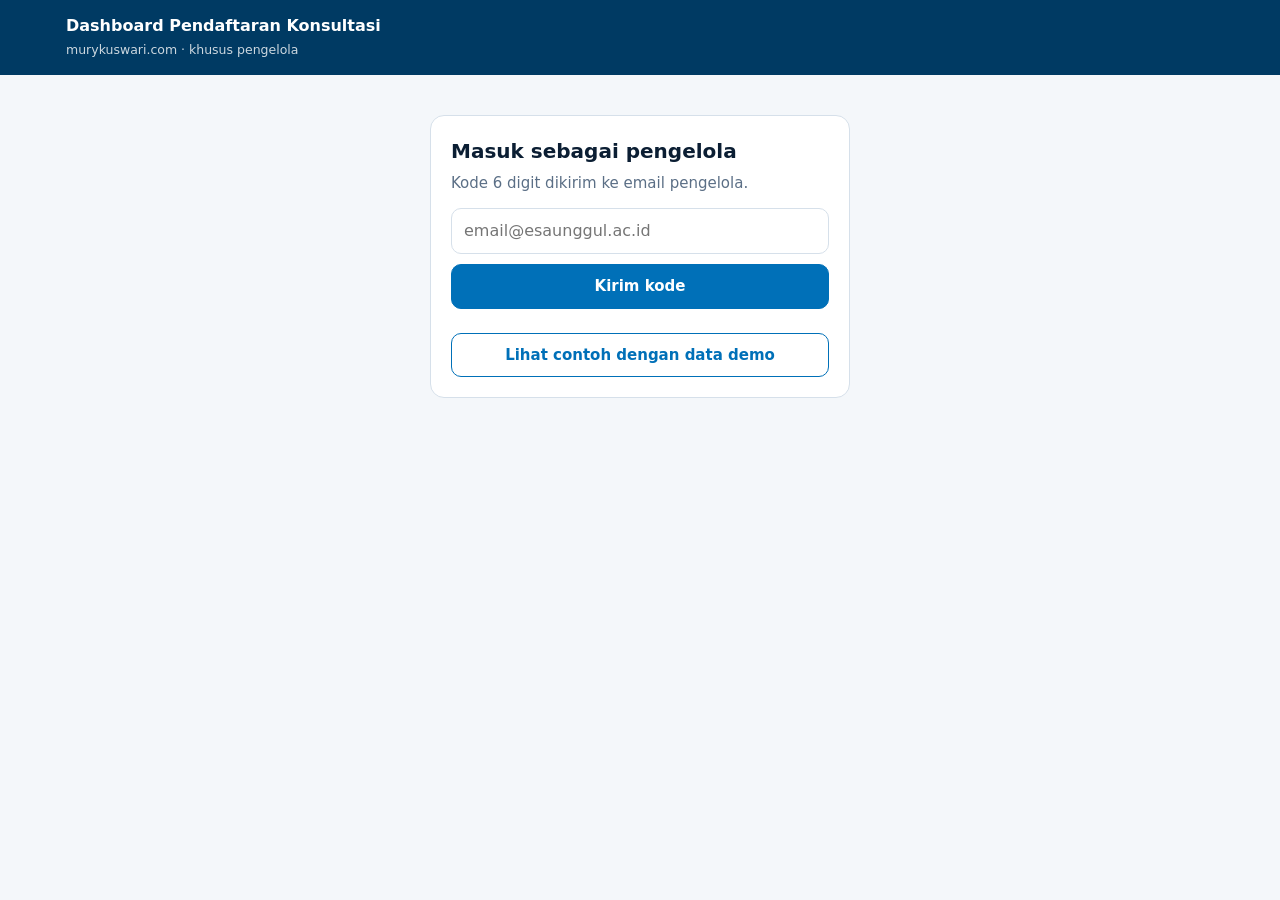
<file: dashboard-pendaftaran.html>
<!doctype html>
<html lang="id">
<head>
<meta charset="utf-8">
<meta name="viewport" content="width=device-width, initial-scale=1, viewport-fit=cover">
<meta name="robots" content="noindex, nofollow">
<title>Dashboard Pendaftaran | murykuswari.com</title>
<meta name="theme-color" content="#003a63">
<style>
:root{--navy:#003a63;--blue:#0070b8;--blue-soft:#e6f2fb;--green:#0f7b5f;--green-soft:#e3f4ee;--ink:#0b1e33;--muted:#5b6f86;--line:#d6e0ea;--bg:#f4f7fa;--card:#fff;--red:#b42318;--red-soft:#fdecea;--amber:#9a6700;--amber-soft:#fff6db;--accent:var(--blue);--accent-soft:var(--blue-soft);--r:14px}
body.t-korporat{--accent:var(--green);--accent-soft:var(--green-soft)}
*{box-sizing:border-box}
html{-webkit-text-size-adjust:100%}
body{margin:0;background:var(--bg);color:var(--ink);font:15px/1.5 system-ui,-apple-system,"Segoe UI",Roboto,Arial,sans-serif}
.wrap{max-width:1180px;margin:0 auto;padding:0 16px}
header{background:var(--navy);color:#fff}
header .wrap{display:flex;justify-content:space-between;align-items:center;gap:10px;padding-top:14px;padding-bottom:14px}
header b{font-size:16px}
header small{opacity:.8}
header button{font:inherit;color:#fff;background:rgba(255,255,255,.15);border:0;border-radius:8px;padding:8px 12px;cursor:pointer}
.tabs{display:flex;gap:8px;margin:18px 0 14px;overflow-x:auto}
.tab{font:inherit;font-weight:700;flex:1 1 0;min-width:150px;border:2px solid var(--line);background:#fff;border-radius:12px;padding:12px 14px;cursor:pointer;text-align:left;color:var(--ink)}
.tab span{display:block;font-size:24px}
.tab.on.atlet{border-color:var(--blue);background:var(--blue-soft);color:var(--blue)}
.tab.on.korporat{border-color:var(--green);background:var(--green-soft);color:var(--green)}
.kpis{display:grid;grid-template-columns:repeat(2,1fr);gap:10px;margin-bottom:14px}
@media(min-width:760px){.kpis{grid-template-columns:repeat(6,1fr)}}
.kpi{background:#fff;border:1px solid var(--line);border-radius:12px;padding:12px}
.kpi b{display:block;font-size:24px;color:var(--accent);line-height:1.2}
.kpi span{font-size:13px;color:var(--muted)}
.kpi.warn b{color:var(--red)}
.charts{display:grid;gap:12px;grid-template-columns:1fr;margin-bottom:14px}
@media(min-width:760px){.charts{grid-template-columns:repeat(3,1fr)}}
.panel{background:#fff;border:1px solid var(--line);border-radius:var(--r);padding:14px}
.panel h3{margin:0 0 10px;font-size:15px}
.bars{display:grid;gap:7px}
.bar{display:grid;grid-template-columns:minmax(0,1fr) auto;gap:2px 8px;font-size:13px;cursor:pointer;border-radius:6px;padding:2px}
.bar:hover{background:var(--bg)}
.bar .nm{white-space:nowrap;overflow:hidden;text-overflow:ellipsis}
.bar .v{color:var(--muted);font-variant-numeric:tabular-nums}
.bar .tr{grid-column:1/-1;height:8px;background:var(--bg);border-radius:6px;overflow:hidden}
.bar .tr i{display:block;height:100%;background:var(--accent);border-radius:6px}
.bar.sel .nm{font-weight:700;color:var(--accent)}
.empty{color:var(--muted);font-size:13px}
.filters{display:grid;gap:8px;grid-template-columns:1fr 1fr;margin-bottom:12px}
@media(min-width:760px){.filters{grid-template-columns:2fr 1fr 1fr 1fr auto}}
.filters .full{grid-column:1/-1}
@media(min-width:760px){.filters .full{grid-column:auto}}
input,select,textarea{width:100%;font:inherit;font-size:16px;border:1.5px solid var(--line);border-radius:10px;padding:10px 12px;min-height:44px;background:#fff;color:var(--ink)}
textarea{min-height:90px}
.btn{font:inherit;font-weight:700;border-radius:10px;border:1.5px solid var(--accent);padding:10px 14px;min-height:44px;cursor:pointer;background:var(--accent);color:#fff;white-space:nowrap}
.btn.ghost{background:#fff;color:var(--accent)}
.chips{display:flex;flex-wrap:wrap;gap:6px;margin-bottom:10px}
.chip{font-size:13px;background:var(--accent-soft);color:var(--accent);border-radius:999px;padding:4px 10px;border:0;cursor:pointer;font-weight:600}
/* daftar */
.list{display:grid;gap:10px}
.row{background:#fff;border:1px solid var(--line);border-radius:12px;padding:12px 14px;cursor:pointer;display:grid;gap:4px;grid-template-columns:1fr}
.row .nm{order:-1}
.row:hover{border-color:var(--accent)}
.row .nm{font-weight:700}
.row .meta{grid-column:1/-1;color:var(--muted);font-size:13px}
.row .q{grid-column:1/-1;font-size:14px;display:-webkit-box;-webkit-line-clamp:2;-webkit-box-orient:vertical;overflow:hidden}
.tag{display:inline-block;font-size:12px;font-weight:700;border-radius:999px;padding:2px 8px;margin-left:4px}
.tag.Baru{background:var(--amber-soft);color:var(--amber)}
.tag.Dijawab,.tag.Selesai{background:var(--green-soft);color:var(--green)}
.tag.Lanjut{background:var(--blue-soft);color:var(--blue)}
.tag.Ditolak{background:#eee;color:#555}
.tag.cek{background:var(--red-soft);color:var(--red)}
@media(min-width:900px){
  .row .nm{order:0}
  .row{grid-template-columns:110px 1.4fr 1.4fr 90px 120px 130px;align-items:center}
  .row .meta,.row .q{grid-column:auto}
  .row .q{-webkit-line-clamp:1}
  .head{display:grid!important;grid-template-columns:110px 1.4fr 1.4fr 90px 120px 130px;font-size:12px;color:var(--muted);text-transform:uppercase;letter-spacing:.4px;padding:0 15px}
}
.head{display:none}
/* detail */
.sheet{position:fixed;inset:0;background:rgba(11,30,51,.45);display:none;z-index:20;align-items:flex-end;justify-content:center}
.sheet.on{display:flex}
.sheet .box{background:#fff;width:100%;max-width:720px;max-height:92vh;overflow:auto;border-radius:18px 18px 0 0;padding:18px 16px calc(18px + env(safe-area-inset-bottom))}
@media(min-width:760px){.sheet{align-items:center}.sheet .box{border-radius:18px;padding:22px 24px}}
.sheet h2{margin:0 0 2px;font-size:20px}
dl{display:grid;grid-template-columns:1fr;margin:8px 0}
dl div{display:grid;grid-template-columns:44% 1fr;gap:10px;padding:7px 0;border-bottom:1px dashed var(--line)}
dt{color:var(--muted)}dd{margin:0;word-break:break-word}
.sec{font-weight:700;color:var(--accent);margin-top:12px}
.actrow{display:flex;flex-wrap:wrap;gap:8px;margin-top:12px}
.actrow>*{flex:1 1 140px}
.login{max-width:420px;margin:40px auto;background:#fff;border:1px solid var(--line);border-radius:var(--r);padding:20px}
.login h1{font-size:20px;margin:0 0 6px}
.login p{color:var(--muted);margin:0 0 14px}
.login .btn{width:100%;margin-top:10px}
.msg{font-size:14px;margin-top:10px}
.msg.bad{color:var(--red)}
.demo{background:var(--amber-soft);color:#5c3d00;border:1px solid #f0d78c;border-radius:10px;padding:8px 12px;margin-top:14px;font-size:14px}
.hidden{display:none!important}
</style>
</head>
<body>
<header><div class="wrap"><div><b>Dashboard Pendaftaran Konsultasi</b><br><small>murykuswari.com · khusus pengelola</small></div><button id="keluar" class="hidden" type="button">Keluar</button></div></header>

<main class="wrap">
  <section id="login" class="login">
    <h1>Masuk sebagai pengelola</h1>
    <p>Kode 6 digit dikirim ke email pengelola.</p>
    <div id="l1"><input type="email" id="lemail" placeholder="email@esaunggul.ac.id" autocomplete="email" inputmode="email"><button class="btn" id="lkirim" type="button">Kirim kode</button></div>
    <div id="l2" class="hidden"><input type="text" id="lotp" placeholder="6 digit kode" inputmode="numeric" maxlength="6" autocomplete="one-time-code"><button class="btn" id="lmasuk" type="button">Masuk</button></div>
    <div class="msg" id="lmsg"></div>
    <button class="btn ghost" id="ldemo" type="button" style="width:100%;margin-top:14px">Lihat contoh dengan data demo</button>
  </section>

  <section id="app" class="hidden">
    <div id="demoNote" class="demo hidden">Mode demo: data contoh, bukan data peserta.</div>
    <div class="tabs">
      <button class="tab atlet on" data-j="atlet" type="button">Konsultasi Atlet<span id="nA">0</span></button>
      <button class="tab korporat" data-j="korporat" type="button">Wellness Korporat<span id="nK">0</span></button>
    </div>
    <div class="kpis" id="kpis"></div>
    <div class="charts" id="charts"></div>
    <div class="filters">
      <input type="search" id="cari" class="full" placeholder="Cari nama, email, perusahaan, cabor…">
      <select id="fStatus"><option value="">Semua status</option><option>Baru</option><option>Dijawab</option><option>Lanjut konsultasi</option><option>Selesai</option><option>Ditolak</option></select>
      <select id="fCek"><option value="">Semua kasus</option><option value="Ya">Perlu cek manual</option><option value="Tidak">Umum</option></select>
      <select id="fUrut"><option value="baru">Terbaru</option><option value="lama">Terlama</option><option value="nama">Nama A–Z</option></select>
      <button class="btn ghost" id="csv" type="button">Unduh CSV</button>
    </div>
    <div class="chips" id="chips"></div>
    <div class="head" id="head"></div>
    <div class="list" id="list"></div>
    <p class="empty" id="dibuat" style="margin:16px 0 40px"></p>
  </section>
</main>

<div class="sheet" id="sheet" role="dialog" aria-modal="true"><div class="box" id="sbox"></div></div>

<script src="/config.js"></script>
<script>window.MK_SCRIPT_URL = window.MK_SCRIPT_URL || (window.SITE || {}).programEndpoint || "";</script>
<script>
const SCRIPT_URL = window.MK_SCRIPT_URL || '';
const $ = s => document.querySelector(s);
const esc = s => String(s == null ? '' : s).replace(/[&<>"']/g, c => ({ '&': '&amp;', '<': '&lt;', '>': '&gt;', '"': '&quot;', "'": '&#39;' }[c]));
let token = '', demo = false, data = { atlet: [], korporat: [] }, jenis = 'atlet', saring = {};
try { token = sessionStorage.getItem('mk-dash-token') || ''; } catch (e) {}
// Pakai sesi dari dashboard.html bila sudah masuk di sana (kunci mk-program-sesi / mk-ingat).
let ingatDash = null;
if (!token) { try { const a = JSON.parse(sessionStorage.getItem('mk-program-sesi') || 'null'); const b = JSON.parse(localStorage.getItem('mk-ingat') || 'null'); if (a && a.sampai > Date.now()) token = a.token; else if (b && b.sampai > Date.now()) ingatDash = b.token; } catch (e) {} }

async function api(body) {
  const r = await fetch(SCRIPT_URL, { method: 'POST', headers: { 'Content-Type': 'text/plain;charset=utf-8' }, body: JSON.stringify(body) });
  return r.json();
}

/* ---------- login ---------- */
$('#lkirim').onclick = async () => {
  if (!SCRIPT_URL) return msg('SCRIPT_URL belum diatur. Gunakan data demo atau hubungi staf IT.', 1);
  const email = $('#lemail').value.trim();
  msg('Mengirim kode…');
  try { const j = await api({ aksi: 'kons-kirim', email }); if (!j.ok) return msg(j.pesan, 1); $('#l1').classList.add('hidden'); $('#l2').classList.remove('hidden'); msg('Kode terkirim ke ' + email + '.'); $('#lotp').focus(); }
  catch (e) { msg('Koneksi bermasalah.', 1); }
};
$('#lmasuk').onclick = async () => {
  msg('Memeriksa…');
  try {
    const j = await api({ aksi: 'kons-masuk', email: $('#lemail').value.trim(), otp: $('#lotp').value.trim() });
    if (!j.ok) return msg(j.pesan, 1);
    if (!j.admin) return msg('Email ini bukan pengelola.', 1);
    token = j.token; try { sessionStorage.setItem('mk-dash-token', token); } catch (e) {}
    muat();
  } catch (e) { msg('Koneksi bermasalah.', 1); }
};
$('#ldemo').onclick = () => { demo = true; data = buatDemo(); tampil(); };
$('#keluar').onclick = () => { try { sessionStorage.removeItem('mk-dash-token'); } catch (e) {} location.reload(); };
function msg(t, bad) { $('#lmsg').textContent = t; $('#lmsg').className = 'msg' + (bad ? ' bad' : ''); }

async function muat(ubah) {
  if (demo) { tampil(); return; }
  try {
    const j = await api({ aksi: 'kons-daftar-admin', token, ubah });
    if (!j.ok && j.pesan === 'Permintaan tidak dikenali.') { $('#app').classList.add('hidden'); $('#login').classList.remove('hidden'); return msg('Login berhasil, tetapi layanan server (Apps Script) belum diperbarui sehingga data pendaftaran belum bisa dibaca. Jalankan clasp push lalu clasp deploy (lihat docs/panduan-pendaftaran.md), kemudian muat ulang halaman ini.', 1); }
    if (!j.ok) { if (j.ulang) { token = ''; try { sessionStorage.removeItem('mk-dash-token'); } catch (e) {} $('#app').classList.add('hidden'); $('#login').classList.remove('hidden'); } return msg(j.pesan, 1); }
    data = { atlet: j.atlet || [], korporat: j.korporat || [] };
    $('#dibuat').textContent = 'Data diambil ' + j.dibuat + ' WIB.';
    tampil();
  } catch (e) { msg('Gagal memuat data.', 1); }
}

/* ---------- konfigurasi per jenis ---------- */
const CFG = {
  atlet: {
    cari: ['Nama', 'Email', 'Cabang olahraga', 'Klub/instansi', 'Pelatih', 'Kota', 'ID'],
    charts: [['Cabang olahraga', 'Cabang olahraga'], ['Level', 'Level'], ['Tujuan', 'Tujuan'], ['Fase', 'Fase latihan'], ['Kategori IMT', 'Kategori IMT'], ['Bulan', 'Pendaftar per bulan']],
    sub: r => [r['Cabang olahraga'], r['Nomor/posisi/kelas'], r['Level']].filter(Boolean).join(' · '),
    kol2: r => r['Cabang olahraga'] + ' · ' + r['Level'],
    kpi: rows => [
      [rows.length, 'Pendaftar'], [hitungBaru(rows), 'Status baru'], [rows.filter(r => r['Perlu cek manual'] === 'Ya').length, 'Perlu cek manual', 1],
      [new Set(rows.map(r => r['Cabang olahraga'])).size, 'Cabang olahraga'], [rata(rows, 'Jam latihan/minggu') + ' jam', 'Rata-rata latihan/minggu'],
      [rows.filter(r => r['Kompetisi terdekat'] && r['Kompetisi terdekat'] !== 'Belum ada').length, 'Punya jadwal kompetisi']],
    detail: [['Olahraga', ['Cabang olahraga', 'Nomor/posisi/kelas', 'Level', 'Klub/instansi', 'Pelatih', 'Sesi/minggu', 'Durasi/sesi (menit)', 'Jam latihan/minggu', 'Fase', 'Kompetisi terdekat', 'Tujuan', 'Cedera 3 bulan']]]
  },
  korporat: {
    cari: ['Nama', 'Email', 'Perusahaan/instansi', 'Kode program', 'Jabatan/divisi', 'Kota', 'ID'],
    charts: [['Perusahaan/instansi', 'Perusahaan/instansi'], ['Sektor', 'Sektor'], ['Tujuan', 'Tujuan'], ['Pola kerja', 'Pola kerja'], ['Kategori IMT', 'Kategori IMT'], ['Pinggang berisiko', 'Lingkar pinggang berisiko']],
    sub: r => [r['Jabatan/divisi'], r['Perusahaan/instansi']].filter(Boolean).join(' · '),
    kol2: r => r['Perusahaan/instansi'] + ' · ' + r['Sektor'],
    kpi: rows => [
      [rows.length, 'Pendaftar'], [hitungBaru(rows), 'Status baru'], [rows.filter(r => r['Perlu cek manual'] === 'Ya').length, 'Perlu cek manual', 1],
      [new Set(rows.map(r => r['Perusahaan/instansi'])).size, 'Perusahaan'], [persen(rows, r => r['Pinggang berisiko'] === 'Ya'), 'Pinggang berisiko'],
      [persen(rows, r => r['Aktivitas cukup (≥150)'] === 'Ya'), 'Aktif ≥150 mnt/mg']],
    detail: [['Pekerjaan', ['Perusahaan/instansi', 'Kode program', 'Sektor', 'Jabatan/divisi', 'Pola kerja', 'Jam kerja/hari', 'Jam duduk/hari']],
             ['Gaya hidup', ['Aktivitas (menit/minggu)', 'Aktivitas cukup (≥150)', 'Jenis olahraga', 'Sarapan', 'Makan utama/hari', 'Sumber makan siang', 'Minuman manis/hari', 'Tidur (jam)', 'Stres kerja', 'Merokok', 'MCU 12 bulan', 'Tujuan']]]
  }
};
const hitungBaru = rows => rows.filter(r => (r.Status || 'Baru') === 'Baru').length;
const rata = (rows, k) => { const v = rows.map(r => +r[k]).filter(x => isFinite(x) && x > 0); return v.length ? (v.reduce((a, b) => a + b, 0) / v.length).toFixed(1).replace('.', ',') : '-'; };
const persen = (rows, fn) => rows.length ? Math.round(rows.filter(fn).length / rows.length * 100) + '%' : '-';
const nilai = (r, k) => k === 'Bulan' ? String(r.Waktu || '').slice(0, 7) : (r[k] === '' || r[k] == null ? '(kosong)' : String(r[k]));

/* ---------- tampilan ---------- */
function tampil() {
  $('#login').classList.add('hidden'); $('#app').classList.remove('hidden'); $('#keluar').classList.remove('hidden');
  $('#demoNote').classList.toggle('hidden', !demo);
  $('#nA').textContent = data.atlet.length; $('#nK').textContent = data.korporat.length;
  document.querySelectorAll('.tab').forEach(t => t.classList.toggle('on', t.dataset.j === jenis));
  document.body.classList.toggle('t-korporat', jenis === 'korporat');
  const cfg = CFG[jenis], semua = data[jenis];
  $('#kpis').innerHTML = cfg.kpi(semua).map(([v, l, w]) => `<div class="kpi ${w && +v > 0 ? 'warn' : ''}"><b>${esc(v)}</b><span>${esc(l)}</span></div>`).join('');
  $('#charts').innerHTML = cfg.charts.map(([k, judul]) => {
    const hit = {}; semua.forEach(r => { const v = nilai(r, k); hit[v] = (hit[v] || 0) + 1; });
    let ent = Object.entries(hit); ent.sort(k === 'Bulan' ? (a, b) => a[0] < b[0] ? 1 : -1 : (a, b) => b[1] - a[1]); ent = ent.slice(0, 7);
    const max = Math.max(1, ...ent.map(e => e[1]));
    return `<div class="panel"><h3>${esc(judul)}</h3><div class="bars">${ent.length ? ent.map(([n, v]) => `<div class="bar ${saring[k] === n ? 'sel' : ''}" data-k="${esc(k)}" data-v="${esc(n)}"><span class="nm">${esc(n)}</span><span class="v">${v}</span><span class="tr"><i style="width:${v / max * 100}%"></i></span></div>`).join('') : '<div class="empty">Belum ada data.</div>'}</div></div>`;
  }).join('');
  document.querySelectorAll('.bar').forEach(b => b.onclick = () => { const k = b.dataset.k, v = b.dataset.v; if (saring[k] === v) delete saring[k]; else saring[k] = v; tampil(); });
  $('#chips').innerHTML = Object.entries(saring).map(([k, v]) => `<button class="chip" data-k="${esc(k)}" type="button">${esc(k === 'Bulan' ? 'Bulan' : k)}: ${esc(v)} ✕</button>`).join('');
  document.querySelectorAll('.chip').forEach(c => c.onclick = () => { delete saring[c.dataset.k]; tampil(); });
  $('#head').innerHTML = `<span>Tanggal</span><span>Nama</span><span>${jenis === 'atlet' ? 'Cabor · level' : 'Perusahaan · sektor'}</span><span>IMT</span><span>Tujuan</span><span>Status</span>`;
  const rows = tersaring();
  $('#list').innerHTML = rows.length ? rows.map(r => `<div class="row" data-id="${esc(r.ID)}" tabindex="0">
      <span class="meta" style="grid-column:auto">${esc(String(r.Waktu).slice(0, 10))}</span>
      <span class="nm">${esc(r.Nama)}${r['Perlu cek manual'] === 'Ya' ? '<span class="tag cek">Cek manual</span>' : ''}</span>
      <span class="meta">${esc(cfg.kol2(r))}</span>
      <span class="meta">IMT ${esc(r.IMT)} · ${esc(r['Kategori IMT'])}</span>
      <span class="q">${esc(r.Tujuan)}</span>
      <span><span class="tag ${esc(String(r.Status || 'Baru').split(' ')[0])}">${esc(r.Status || 'Baru')}</span></span>
    </div>`).join('') : '<div class="panel empty">Tidak ada pendaftar yang cocok dengan filter.</div>';
  document.querySelectorAll('.row').forEach(el => { el.onclick = () => buka(el.dataset.id); el.onkeydown = e => { if (e.key === 'Enter') buka(el.dataset.id); }; });
  if (demo) $('#dibuat').textContent = 'Data demo dibuat di browser.';
}
function tersaring() {
  const cfg = CFG[jenis], q = $('#cari').value.trim().toLowerCase(), s = $('#fStatus').value, c = $('#fCek').value, u = $('#fUrut').value;
  let rows = data[jenis].filter(r =>
    (!q || cfg.cari.some(k => String(r[k] || '').toLowerCase().includes(q))) &&
    (!s || (r.Status || 'Baru') === s) && (!c || r['Perlu cek manual'] === c) &&
    Object.entries(saring).every(([k, v]) => nilai(r, k) === v));
  rows.sort(u === 'nama' ? (a, b) => String(a.Nama).localeCompare(b.Nama) : u === 'lama' ? (a, b) => String(a.Waktu) < String(b.Waktu) ? -1 : 1 : (a, b) => String(a.Waktu) < String(b.Waktu) ? 1 : -1);
  return rows;
}
['#cari', '#fStatus', '#fCek', '#fUrut'].forEach(s => $(s).addEventListener('input', tampil));
document.querySelectorAll('.tab').forEach(t => t.onclick = () => { jenis = t.dataset.j; saring = {}; tampil(); });

function buka(id) {
  const r = data[jenis].find(x => String(x.ID) === String(id)); if (!r) return;
  const dl = keys => `<dl>${keys.filter(k => r[k] !== undefined && r[k] !== '').map(k => `<div><dt>${esc(k)}</dt><dd>${esc(r[k])}</dd></div>`).join('')}</dl>`;
  const wa = String(r.WhatsApp || '').replace(/\D/g, '');
  $('#sbox').innerHTML = `
    <div style="display:flex;justify-content:space-between;gap:10px;align-items:flex-start"><div><h2>${esc(r.Nama)}</h2><div class="empty">${esc(r.ID)} · ${esc(r.Waktu)}</div></div><button class="btn ghost" id="tutup" type="button">Tutup</button></div>
    ${r['Perlu cek manual'] === 'Ya' ? `<p class="tag cek" style="display:block;padding:8px 10px;border-radius:10px;margin:12px 0 0">Perlu cek manual: ${esc(r['Alasan cek'])}. Jangan dijawab otomatis.</p>` : ''}
    <div class="sec">Pertanyaan</div><p style="margin:6px 0;white-space:pre-wrap">${esc(r.Pertanyaan)}</p>
    <div class="sec">Data diri & tubuh</div>${dl(['Panggilan', 'Jenis kelamin', 'Tanggal lahir', 'Usia', 'Email', 'WhatsApp', 'Kota', 'BB (kg)', 'TB (cm)', 'IMT', 'Kategori IMT', 'Lingkar pinggang (cm)', 'Pinggang berisiko', '% lemak', 'Estimasi energi (kkal)'])}
    ${CFG[jenis].detail.map(([t, ks]) => `<div class="sec">${esc(t)}</div>${dl(ks)}`).join('')}
    <div class="sec">Kesehatan</div>${dl(['Kondisi medis', 'Obat/suplemen', 'Hamil/menyusui'])}
    <div class="sec">Tindak lanjut</div>
    <div class="actrow"><select id="dStatus">${['Baru', 'Dijawab', 'Lanjut konsultasi', 'Selesai', 'Ditolak'].map(s => `<option ${s === (r.Status || 'Baru') ? 'selected' : ''}>${s}</option>`).join('')}</select></div>
    <textarea id="dCatatan" placeholder="Catatan pengelola (tidak terlihat peserta)" style="margin-top:8px">${esc(r['Catatan pengelola'] || '')}</textarea>
    <div class="actrow"><button class="btn" id="dSimpan" type="button">Simpan status</button>
      <a class="btn ghost" style="text-align:center;text-decoration:none" href="mailto:${esc(r.Email)}?subject=${encodeURIComponent('Re: Konsultasi Gizi Olahraga - ' + (jenis === 'atlet' ? 'Atlet' : 'Wellness Korporat') + ' - ' + r.Nama)}">Balas email</a>
      ${wa ? `<a class="btn ghost" style="text-align:center;text-decoration:none" target="_blank" rel="noopener" href="https://wa.me/${wa}">WhatsApp</a>` : ''}</div>`;
  $('#sheet').classList.add('on'); document.body.style.overflow = 'hidden';
  $('#tutup').onclick = tutup;
  $('#dSimpan').onclick = async () => {
    const ubah = { jenis, id: r.ID, status: $('#dStatus').value, catatan: $('#dCatatan').value };
    r.Status = ubah.status; r['Catatan pengelola'] = ubah.catatan;
    $('#dSimpan').textContent = 'Menyimpan…'; await muat(demo ? undefined : ubah); tutup();
  };
}
function tutup() { $('#sheet').classList.remove('on'); document.body.style.overflow = ''; }
$('#sheet').onclick = e => { if (e.target.id === 'sheet') tutup(); };
document.addEventListener('keydown', e => { if (e.key === 'Escape') tutup(); });

$('#csv').onclick = () => {
  const rows = tersaring(); if (!rows.length) return;
  const keys = Object.keys(rows[0]).filter(k => k !== 'baris');
  const q = v => '"' + String(v == null ? '' : v).replace(/"/g, '""') + '"';
  const csv = '﻿' + [keys.map(q).join(',')].concat(rows.map(r => keys.map(k => q(r[k])).join(','))).join('\r\n');
  const a = document.createElement('a'); a.href = URL.createObjectURL(new Blob([csv], { type: 'text/csv;charset=utf-8' }));
  a.download = (jenis === 'atlet' ? 'pendaftar-atlet-' : 'pendaftar-wellness-korporat-') + new Date().toISOString().slice(0, 10) + '.csv'; a.click();
};

/* ---------- data demo ---------- */
function buatDemo() {
  const pick = (a, i) => a[i % a.length];
  const namaA = ['Rizky Pratama', 'Nadia Putri', 'Bagas Saputra', 'Siti Rahma', 'Dimas Aditya', 'Ayu Lestari', 'Fajar Nugroho', 'Intan Permata', 'Yoga Firmansyah', 'Laras Wulandari', 'Hendra Wijaya', 'Maya Sari'];
  const namaK = ['Andi Kurniawan', 'Rina Marlina', 'Budi Santoso', 'Dewi Anggraini', 'Agus Setiawan', 'Fitri Handayani', 'Joko Susilo', 'Wulan Sari', 'Teguh Prasetyo', 'Ratna Dewi', 'Iwan Hermawan', 'Sri Mulyani', 'Eko Purnomo', 'Lina Marlina'];
  const tgl = i => { const d = new Date(Date.now() - i * 4.3 * 864e5); return d.toISOString().slice(0, 10) + ' 0' + (8 + i % 2) + ':1' + i % 6 + ':00'; };
  const imtK = x => x < 18.5 ? 'Kurus' : x <= 25 ? 'Normal' : x <= 27 ? 'Gemuk' : 'Obesitas';
  const atlet = namaA.map((n, i) => { const imt = 19 + (i * 1.3) % 8; return { ID: 'A' + (2611 - i) + '-0' + i, Waktu: tgl(i), Status: pick(['Baru', 'Dijawab', 'Lanjut konsultasi', 'Selesai'], i), 'Perlu cek manual': i % 5 === 3 ? 'Ya' : 'Tidak', 'Alasan cek': i % 5 === 3 ? 'usia < 18' : '', Email: n.split(' ')[0].toLowerCase() + '@contoh.id', Nama: n, Panggilan: n.split(' ')[0], 'Jenis kelamin': i % 2 ? 'P' : 'L', Usia: 16 + i % 10, WhatsApp: '62812000000' + i, Kota: pick(['Jakarta Barat', 'Tangerang', 'Bekasi', 'Depok'], i), 'BB (kg)': 55 + i * 2, 'TB (cm)': 160 + i * 1.5, IMT: imt.toFixed(1), 'Kategori IMT': imtK(imt), 'Cabang olahraga': pick(['Bulutangkis', 'Sepak bola', 'Pencak silat', 'Renang', 'Atletik', 'Bulutangkis'], i), 'Nomor/posisi/kelas': pick(['Tunggal putra', 'Gelandang', 'Kelas C', '100 m gaya bebas', '400 m'], i), Level: pick(['Pelajar/klub', 'Provinsi (PON/Porprov)', 'Nasional (pelatnas/timnas)', 'Daerah (kota/kabupaten)'], i), 'Klub/instansi': pick(['PB Jaya Raya', 'SSB Garuda', 'Perguruan Merpati', 'Klub Renang Tirta'], i), Pelatih: 'Coach ' + pick(['Hadi', 'Rudi', 'Sari'], i), 'Sesi/minggu': 4 + i % 6, 'Durasi/sesi (menit)': 90 + (i % 3) * 30, 'Jam latihan/minggu': ((4 + i % 6) * (90 + (i % 3) * 30) / 60).toFixed(1), Fase: pick(['Persiapan umum', 'Persiapan khusus', 'Kompetisi', 'Pra-kompetisi'], i), 'Kompetisi terdekat': i % 3 ? '2027-0' + (1 + i % 8) + '-15' : 'Belum ada', Tujuan: pick(['Meningkatkan performa', 'Menurunkan/menjaga kelas berat badan', 'Menambah massa otot', 'Persiapan kompetisi'], i), 'Cedera 3 bulan': i % 4 ? 'tidak' : 'ringan', 'Kondisi medis': 'Tidak ada', 'Obat/suplemen': 'Tidak', 'Hamil/menyusui': i % 2 ? 'tidak' : '-', Pertanyaan: 'Bagaimana pola makan yang tepat sebelum dan sesudah latihan sore agar tidak cepat lelah saat sesi kedua?', 'Estimasi energi (kkal)': 2600 + i * 50, 'Catatan pengelola': '' }; });
  const korporat = namaK.map((n, i) => { const imt = 22 + (i * 1.7) % 10; const ping = (i % 2 ? 78 : 88) + i % 9; return { ID: 'W' + (2611 - i) + '-1' + i, Waktu: tgl(i + 1), Status: pick(['Baru', 'Baru', 'Dijawab', 'Selesai', 'Lanjut konsultasi'], i), 'Perlu cek manual': i % 4 === 1 ? 'Ya' : 'Tidak', 'Alasan cek': i % 4 === 1 ? 'kondisi medis' : '', Email: n.split(' ')[0].toLowerCase() + '@perusahaan.id', Nama: n, Panggilan: n.split(' ')[0], 'Jenis kelamin': i % 2 ? 'P' : 'L', Usia: 28 + i * 2 % 25, WhatsApp: '62813000000' + i, Kota: pick(['Jakarta Selatan', 'Jakarta Pusat', 'Tangerang Selatan'], i), 'BB (kg)': 62 + i * 2.5, 'TB (cm)': 158 + i, IMT: imt.toFixed(1), 'Kategori IMT': imtK(imt), 'Lingkar pinggang (cm)': ping, 'Pinggang berisiko': ping >= (i % 2 ? 80 : 90) ? 'Ya' : 'Tidak', 'Perusahaan/instansi': pick(['PT Bank Sehat', 'PT Energi Nusantara', 'Universitas Esa Unggul', 'PT Logistik Prima'], i), 'Kode program': pick(['BS-2026', 'EN-FIT', '', 'LP-WELL'], i), Sektor: pick(['Perbankan & keuangan', 'Energi & pertambangan', 'Pendidikan', 'Transportasi & logistik'], i), 'Jabatan/divisi': pick(['Staf keuangan', 'Supervisor operasional', 'Dosen', 'Admin gudang'], i), 'Pola kerja': pick(['Kantor (kerja di meja)', 'Shift (termasuk malam)', 'Hybrid/WFH', 'Lapangan (banyak bergerak)'], i), 'Jam kerja/hari': 8 + i % 3, 'Jam duduk/hari': 5 + i % 6, 'Aktivitas (menit/minggu)': (i * 37) % 260, 'Aktivitas cukup (≥150)': (i * 37) % 260 >= 150 ? 'Ya' : 'Tidak', 'Jenis olahraga': pick(['Jalan kaki', 'Tidak ada', 'Futsal', 'Senam'], i), Sarapan: pick(['rutin', 'kadang', 'tidak'], i), 'Makan utama/hari': pick(['3', '1-2', '>3'], i), 'Sumber makan siang': pick(['Kantin kantor', 'Pesan antar online', 'Bekal dari rumah'], i), 'Minuman manis/hari': pick(['1', '2+', '0'], i), 'Tidur (jam)': 5.5 + i % 3, 'Stres kerja': pick(['Sedang', 'Tinggi', 'Rendah'], i), Merokok: i % 5 ? 'tidak' : 'ya', 'MCU 12 bulan': i % 3 ? 'ya' : 'tidak', Tujuan: pick(['Menurunkan berat badan/lemak', 'Energi & fokus saat bekerja', 'Mencegah penyakit (hasil MCU)', 'Pola makan seimbang'], i), 'Kondisi medis': i % 4 === 1 ? 'Ada: kolesterol tinggi' : 'Tidak ada', 'Obat/suplemen': 'Tidak', 'Hamil/menyusui': i % 2 ? 'tidak' : '-', Pertanyaan: 'Saya sering lapar di sore hari dan ngemil gorengan di kantor. Bagaimana mengatur makan siang dan camilan agar berat badan turun?', 'Estimasi energi (kkal)': 1900 + i * 30, 'Catatan pengelola': '' }; });
  return { atlet, korporat };
}

if (new URLSearchParams(location.search).has('demo')) { demo = true; data = buatDemo(); tampil(); }
else if (token && SCRIPT_URL) muat();
else if (ingatDash && SCRIPT_URL) {
  // "Ingat perangkat" dari dashboard.html: tukar dengan sesi baru tanpa kode OTP.
  api({ aksi: 'kons-lanjut', ingat: ingatDash }).then(j => {
    if (j.ok && j.admin) { token = j.token; try { sessionStorage.setItem('mk-dash-token', token); } catch (e) {} muat(); }
  }).catch(() => {});
}
</script>
</body>
</html>
</file>
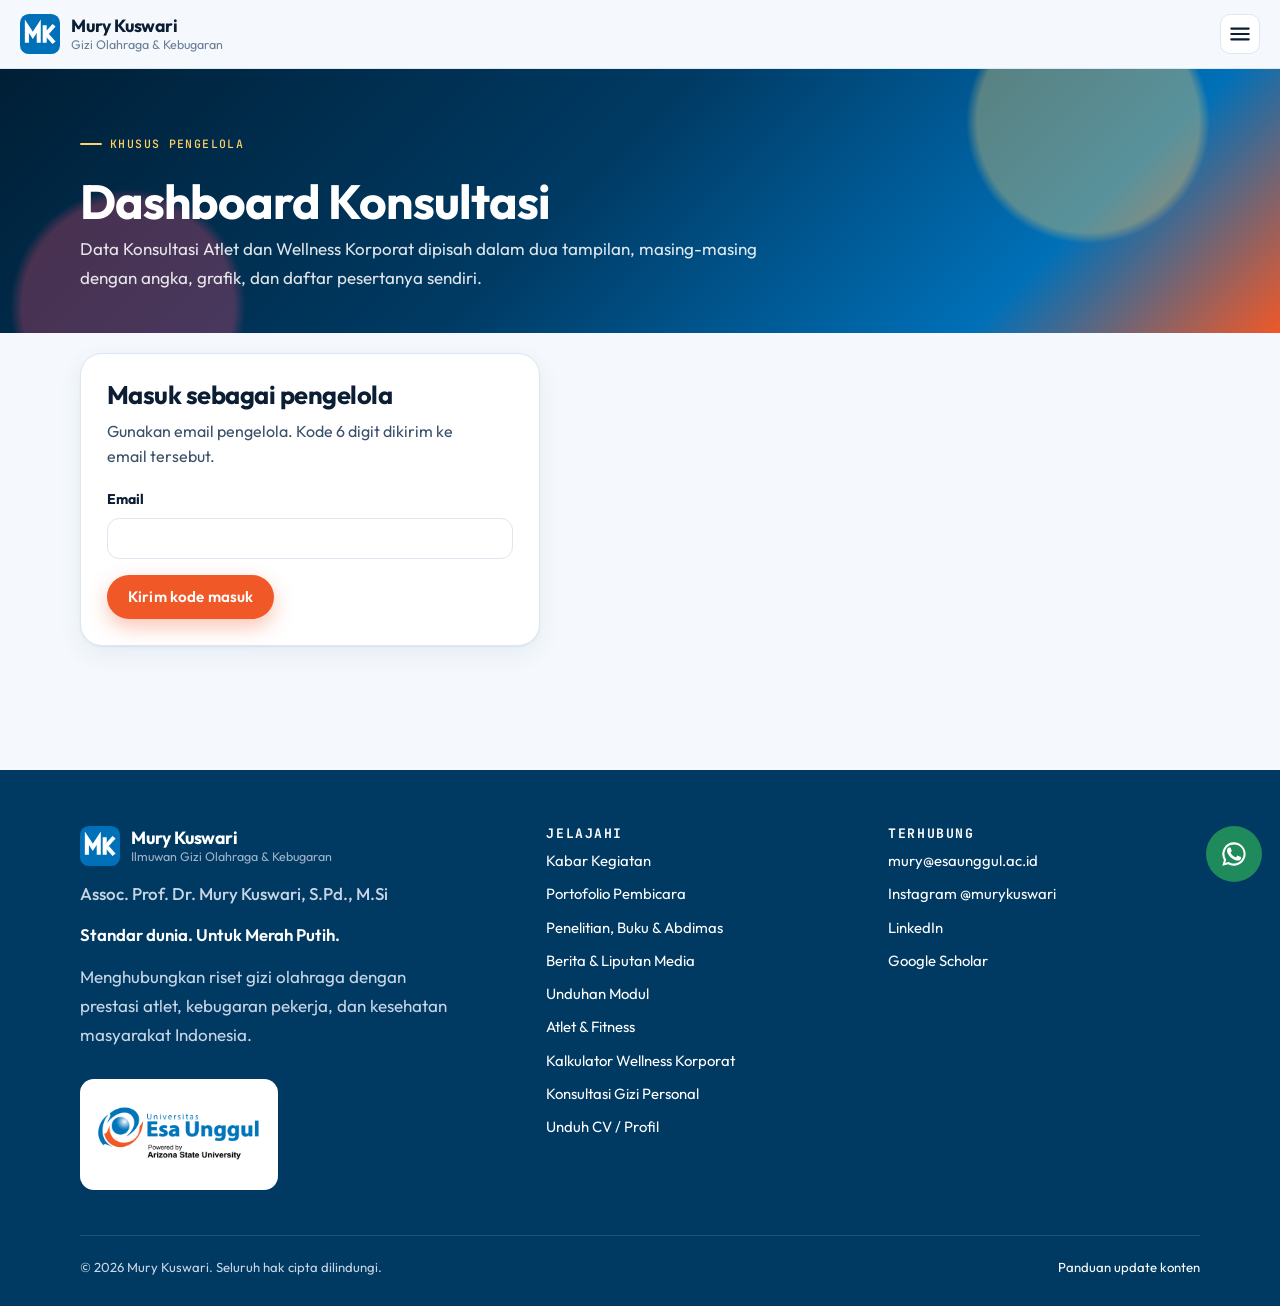
<file: dashboard.html>
<!doctype html>
<html lang="id">
<head>
  <meta charset="utf-8">
  <meta name="viewport" content="width=device-width, initial-scale=1">
  <title>Dashboard Konsultasi Gizi | murykuswari.com</title>
  <meta name="robots" content="noindex, nofollow">
  <meta name="theme-color" content="#003a63">
  <link rel="icon" href="assets/img/favicon.svg" type="image/svg+xml">
  <link rel="preconnect" href="https://fonts.googleapis.com">
  <link rel="preconnect" href="https://fonts.gstatic.com" crossorigin>
  <link href="https://fonts.googleapis.com/css2?family=Outfit:wght@300;400;500;600;700;800&family=JetBrains+Mono:wght@400;500&display=swap" rel="stylesheet">
  <link rel="stylesheet" href="assets/css/style.css?v=2026v">
</head>
<body>
  <header id="site-header"></header>
  <main>
    <div class="db-hero">
      <div class="wrap">
        <span class="eyebrow" style="color:#ffd166">Khusus pengelola</span>
        <h1>Dashboard Konsultasi</h1>
        <p>Data Konsultasi Atlet dan Wellness Korporat dipisah dalam dua tampilan, masing-masing dengan angka, grafik, dan daftar pesertanya sendiri.</p>
      </div>
    </div>

    <section style="padding-top:20px">
      <div class="wrap">
        <!-- Masuk -->
        <div class="card db-login" id="d-masuk">
          <h2>Masuk sebagai pengelola</h2>
          <p class="note-intro">Gunakan email pengelola. Kode 6 digit dikirim ke email tersebut.</p>
          <form id="d-f-email" novalidate>
            <div class="field"><label for="d-email">Email</label><input id="d-email" type="email" required autocomplete="email" inputmode="email"></div>
            <button class="btn btn-primary" type="submit" id="d-b-kirim">Kirim kode masuk</button>
          </form>
          <form id="d-f-otp" novalidate hidden>
            <p>Kode dikirim ke <strong id="d-to"></strong>.</p>
            <div class="field"><label for="d-otp">Kode 6 digit</label><input id="d-otp" class="dl-otp" inputmode="numeric" maxlength="6" autocomplete="one-time-code"></div>
            <label class="dl-cek"><input type="checkbox" id="d-ingat" checked> <span>Ingat perangkat ini selama 30 hari. Berikutnya dashboard langsung terbuka tanpa kode.</span></label>
            <button class="btn btn-primary" type="submit" id="d-b-masuk">Masuk</button>
          </form>
          <p class="dl-msg" id="d-msg" role="alert" hidden></p>
        </div>

        <!-- Dashboard -->
        <div id="d-app" hidden>
          <div class="db-bar">
            <div><strong id="d-who"></strong> <span class="note" id="d-upd"></span></div>
            <div class="db-bar-act">
              <button type="button" class="btn btn-ghost pg-sm" id="d-csv">Unduh CSV</button>
              <button type="button" class="btn btn-ghost pg-sm" id="d-refresh">Muat ulang</button>
              <button type="button" class="dl-link" id="d-keluar">Keluar</button>
            </div>
          </div>

          <!-- Pilih jenis konsultasi: setiap tampilan punya data sendiri -->
          <div class="dj-tabs" role="tablist" aria-label="Jenis konsultasi">
            <button type="button" class="dj-tab dj-atlet" role="tab" aria-selected="true" aria-controls="dv-atlet" data-jenis="atlet">
              <span class="dj-ikon" aria-hidden="true">🏅</span>
              <span class="dj-teks"><b>Konsultasi Atlet</b><small>Program gizi, pendaftar atlet, permintaan &amp; pembayaran</small></span>
              <span class="dj-n" id="dj-n-atlet">–</span>
            </button>
            <button type="button" class="dj-tab dj-korporat" role="tab" aria-selected="false" aria-controls="dv-korporat" data-jenis="korporat">
              <span class="dj-ikon" aria-hidden="true">🏢</span>
              <span class="dj-teks"><b>Wellness Korporat</b><small>Karyawan, perusahaan, dan risiko gaya hidup</small></span>
              <span class="dj-n" id="dj-n-korporat">–</span>
            </button>
          </div>

          <!-- ===== Tampilan: Konsultasi Atlet ===== -->
          <div id="dv-atlet" class="dj-view" role="tabpanel">
          <div class="db-kpi" id="d-kpi"></div>

          <div class="db-charts">
            <div class="card db-ch db-ch-wide"><h3>Konsultasi per bulan</h3><div class="db-cv"><canvas id="ch-bulan"></canvas></div></div>
            <div class="card db-ch"><h3>Cabang olahraga</h3><div class="db-cv"><canvas id="ch-cabor"></canvas></div></div>
            <div class="card db-ch"><h3>Tujuan</h3><div class="db-cv"><canvas id="ch-tujuan"></canvas></div></div>
            <div class="card db-ch"><h3>Level atlet</h3><div class="db-cv"><canvas id="ch-level"></canvas></div></div>
            <div class="card db-ch"><h3>Kategori lemak tubuh</h3><div class="db-cv"><canvas id="ch-lemak"></canvas></div></div>
            <div class="card db-ch"><h3>Ketersediaan energi</h3><div class="db-cv"><canvas id="ch-ea"></canvas></div></div>
            <div class="card db-ch"><h3>Jenis kelamin</h3><div class="db-cv"><canvas id="ch-jk"></canvas></div></div>
          </div>

          <div class="card db-ch dj-daftar" style="margin-bottom:18px">
            <div class="db-tanya-head"><h3>Pendaftar formulir atlet</h3><span class="note" id="ja-ringkas"></span></div>
            <div class="dj-filter">
              <input id="ja-cari" type="search" placeholder="Cari nama, cabor, klub, pelatih…" aria-label="Cari pendaftar atlet">
              <select id="ja-status" aria-label="Status"><option value="">Semua status</option><option>Baru</option><option>Dijawab</option><option>Lanjut konsultasi</option><option>Selesai</option><option>Ditolak</option></select>
              <button type="button" class="btn btn-ghost pg-sm" id="ja-csv">Unduh CSV</button>
            </div>
            <div class="dj-list" id="ja-list"></div>
          </div>

          <div class="card db-ch db-tanya-wrap" style="margin-bottom:18px">
            <div class="db-tanya-head"><h3>Permintaan konsultasi</h3>
              <div class="seg db-seg" id="tq-filter"><button type="button" aria-pressed="true" data-v="aksi">Perlu tindakan</button><button type="button" aria-pressed="false" data-v="semua">Semua</button></div></div>
            <p class="note" style="margin-top:0">Baca masalahnya, lalu tentukan <strong>gratis</strong>, <strong>berbayar</strong> (pilih paket atau tetapkan harga), atau <strong>tolak</strong>. Klien menerima email keputusan Anda. Setelah gratis atau lunas, tulis jawaban di sini.</p>
            <div id="d-tanya"></div>
          </div>

          <div class="card db-ch" id="d-bayar-wrap" style="margin-bottom:18px">
            <h3>Pembayaran konsultasi lanjutan</h3>
            <div id="d-bayar"></div>
          </div>

          <div class="db-filter card">
            <input id="f-cari" type="search" placeholder="Cari nama, email, asal, praktisi…" aria-label="Cari peserta">
            <select id="f-jenis" aria-label="Jenis peserta"><option value="">Semua peserta</option><option value="atlet">Atlet / individu</option><option value="praktisi">Pelatih & ahli gizi</option><option value="klien-praktisi">Klien dari praktisi</option></select>
            <select id="f-cabor" aria-label="Cabang olahraga"><option value="">Semua cabang</option></select>
            <select id="f-tujuan" aria-label="Tujuan"><option value="">Semua tujuan</option></select>
            <select id="f-urut" aria-label="Urutkan"><option value="baru">Konsultasi terbaru</option><option value="nama">Nama A–Z</option><option value="banyak">Konsultasi terbanyak</option><option value="risiko">Berisiko dulu</option></select>
          </div>
          <h3 class="dj-judul">Peserta Program Gizi</h3>
          <p class="note" id="d-jumlah"></p>
          <div class="db-grid" id="d-grid"></div>
          </div>

          <!-- ===== Tampilan: Wellness Korporat ===== -->
          <div id="dv-korporat" class="dj-view" role="tabpanel" hidden>
            <div class="db-kpi" id="jk-kpi"></div>
            <div class="db-charts">
              <div class="card db-ch db-ch-wide"><h3>Pendaftar per bulan</h3><div class="db-cv"><canvas id="jk-bulan"></canvas></div></div>
              <div class="card db-ch"><h3>Perusahaan / instansi</h3><div class="db-cv"><canvas id="jk-perusahaan"></canvas></div></div>
              <div class="card db-ch db-ch-wide"><h3>Profil risiko gaya hidup (% karyawan)</h3><div class="db-cv"><canvas id="jk-risiko"></canvas></div></div>
              <div class="card db-ch"><h3>Kategori IMT</h3><div class="db-cv"><canvas id="jk-imt"></canvas></div></div>
              <div class="card db-ch"><h3>Tujuan program</h3><div class="db-cv"><canvas id="jk-tujuan"></canvas></div></div>
              <div class="card db-ch"><h3>Pola kerja</h3><div class="db-cv"><canvas id="jk-pola"></canvas></div></div>
              <div class="card db-ch"><h3>Tingkat stres kerja</h3><div class="db-cv"><canvas id="jk-stres"></canvas></div></div>
            </div>
            <div class="card db-ch dj-daftar">
              <div class="db-tanya-head"><h3>Pendaftar Wellness Korporat</h3><span class="note" id="jk-ringkas"></span></div>
              <div class="dj-filter">
                <input id="jk-cari" type="search" placeholder="Cari nama, perusahaan, divisi, kode program…" aria-label="Cari pendaftar wellness">
                <select id="jk-perus" aria-label="Perusahaan"><option value="">Semua perusahaan</option></select>
                <select id="jk-status" aria-label="Status"><option value="">Semua status</option><option>Baru</option><option>Dijawab</option><option>Lanjut konsultasi</option><option>Selesai</option><option>Ditolak</option></select>
                <button type="button" class="btn btn-ghost pg-sm" id="jk-csv">Unduh CSV</button>
              </div>
              <div class="dj-list" id="jk-list"></div>
            </div>
          </div>
        </div>
      </div>
    </section>

    <div class="db-modal" id="d-modal" hidden role="dialog" aria-modal="true" aria-labelledby="dm-nama">
      <div class="db-modal-in" id="d-detail"></div>
    </div>
  </main>
  <footer id="site-footer"></footer>

  <script src="config.js"></script>
  <script src="assets/js/main.js?v=2026n"></script>
  <script src="assets/vendor/chart.umd.4.4.1.js"></script>
  <script src="assets/js/program-engine.js?v=2"></script>
  <script src="assets/js/kartu-profil.js?v=1"></script>
  <script src="assets/js/dashboard.js?v=7"></script>
  <script src="assets/js/dashboard-jenis.js?v=1"></script>
</body>
</html>
</file>
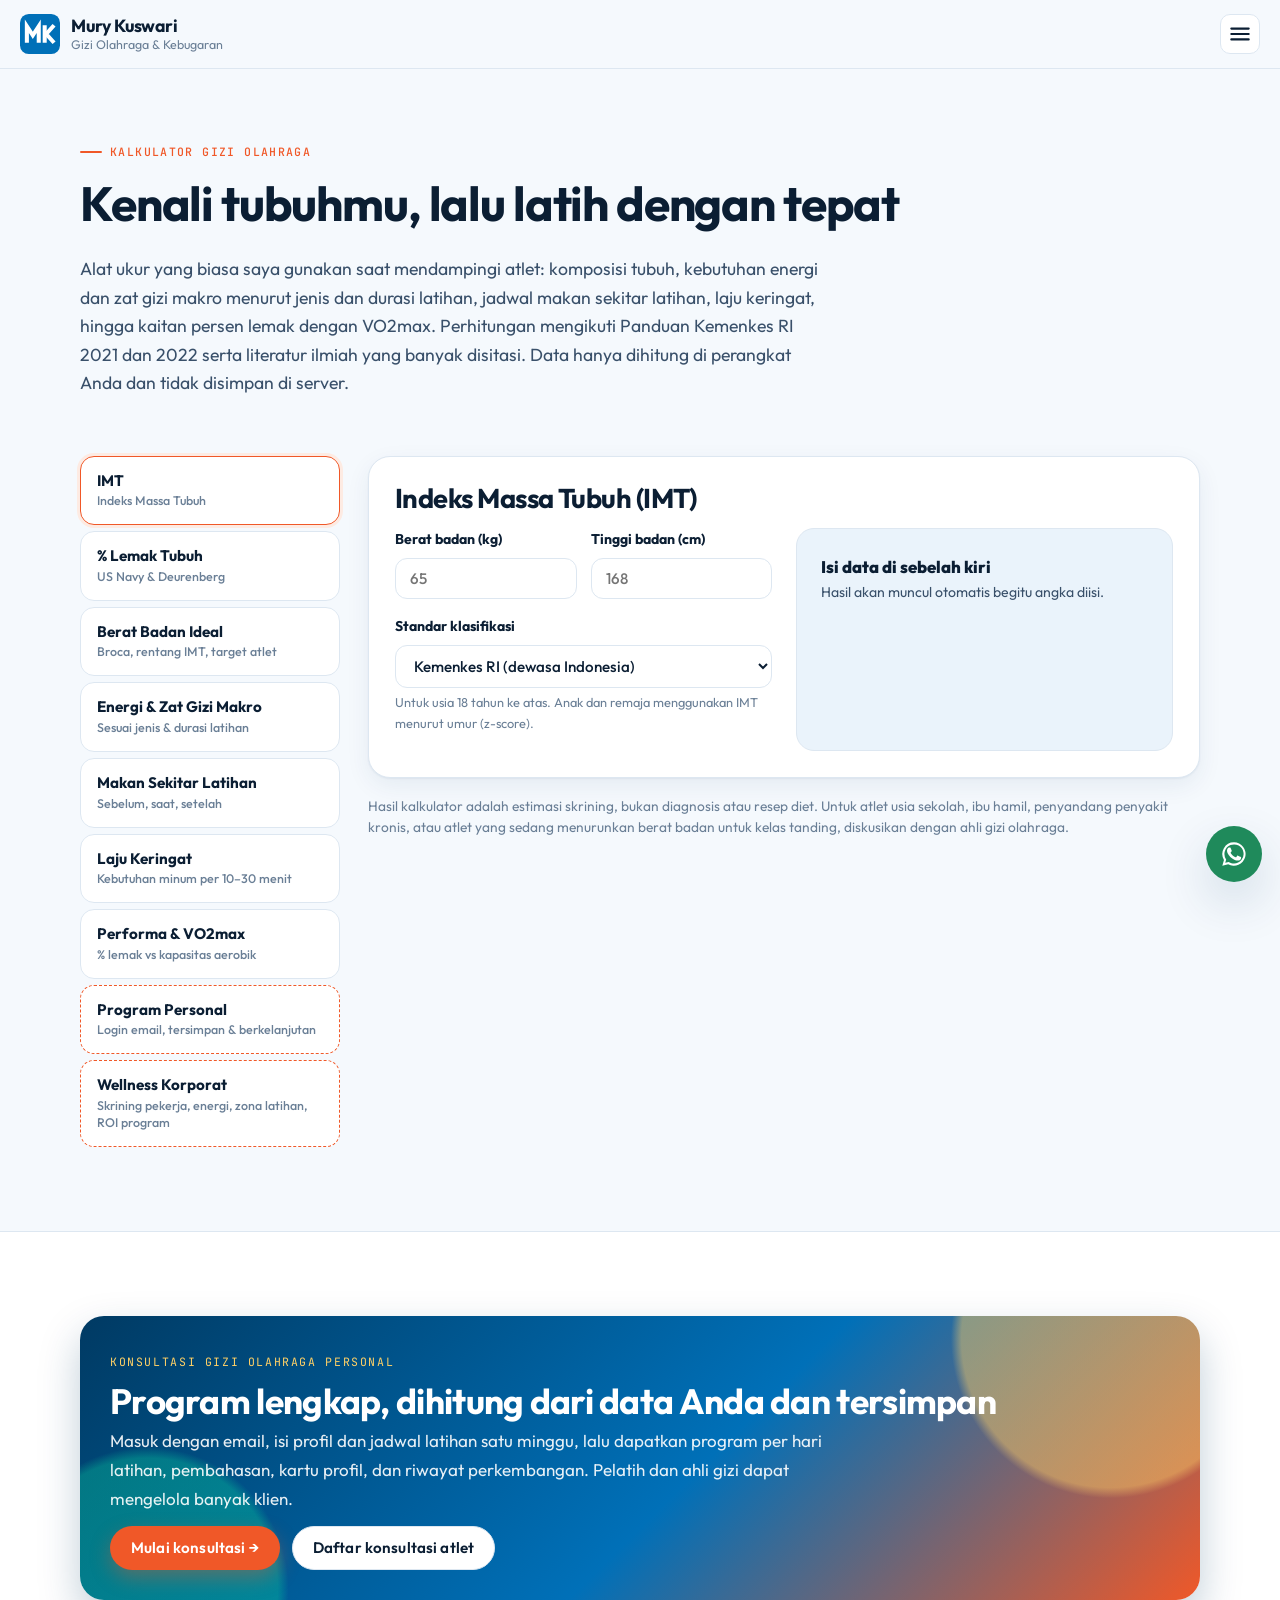
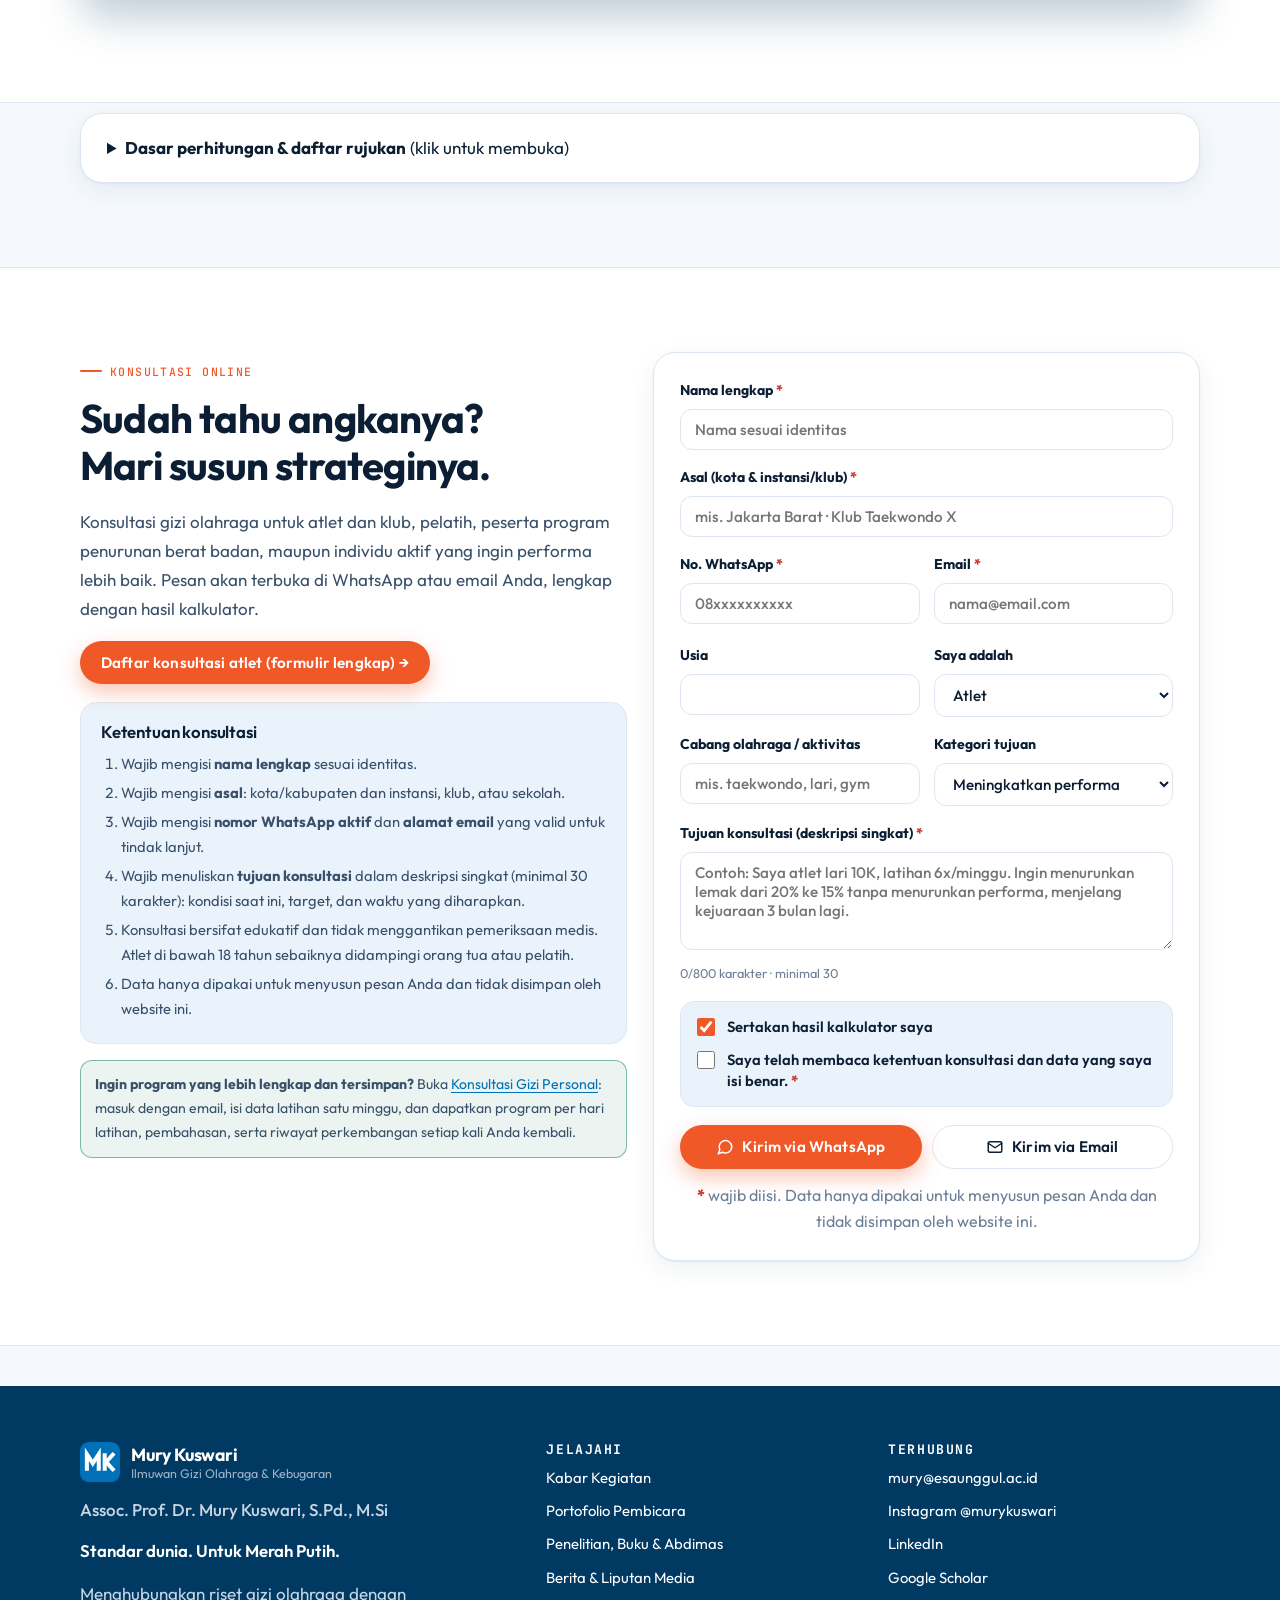
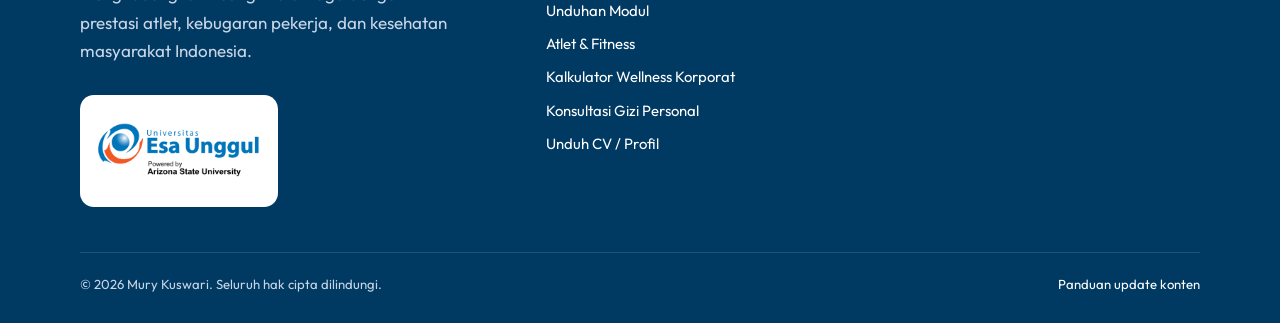
<file: gizi.html>
<!doctype html>
<html lang="id">
<head>
  <script>if (location.hash === "#program") location.replace("konsultasi/");</script>
  <meta charset="utf-8">
  <meta name="viewport" content="width=device-width, initial-scale=1">
  <title>Kalkulator Gizi Olahraga: Energi, Makro, Meal Timing, Laju Keringat, VO2max | Assoc. Prof. Dr. Mury Kuswari</title>
  <meta name="description" content="Kalkulator gizi olahraga berbasis Panduan Kemenkes RI 2021 & 2022 dan literatur ilmiah: IMT, persen lemak, berat ideal, kebutuhan energi, karbohidrat, protein, lemak sesuai jenis & durasi latihan, makan sebelum-saat-setelah latihan, laju keringat, serta persen lemak terhadap VO2max dan performa.">
  <link rel="canonical" href="https://murykuswari.com/gizi.html">
  <meta property="og:title" content="Kalkulator Gizi Olahraga | Assoc. Prof. Dr. Mury Kuswari">
  <meta property="og:image" content="https://murykuswari.com/assets/img/mury.jpg">
  <meta name="theme-color" content="#003a63">
  <link rel="icon" href="assets/img/favicon.svg" type="image/svg+xml">
  <link rel="preconnect" href="https://fonts.googleapis.com">
  <link rel="preconnect" href="https://fonts.gstatic.com" crossorigin>
  <link href="https://fonts.googleapis.com/css2?family=Outfit:wght@300;400;500;600;700;800&family=JetBrains+Mono:wght@400;500&display=swap" rel="stylesheet">
  <link rel="stylesheet" href="assets/css/style.css?v=2026u">
</head>
<body>
  <header id="site-header"></header>
  <main>
    <div class="page-hero">
      <div class="wrap">
        <span class="eyebrow">Kalkulator Gizi Olahraga</span>
        <h1>Kenali tubuhmu, lalu latih dengan tepat</h1>
        <p>Alat ukur yang biasa saya gunakan saat mendampingi atlet: komposisi tubuh, kebutuhan energi dan zat gizi makro menurut jenis dan durasi latihan, jadwal makan sekitar latihan, laju keringat, hingga kaitan persen lemak dengan VO2max. Perhitungan mengikuti Panduan Kemenkes RI 2021 dan 2022 serta literatur ilmiah yang banyak disitasi. Data hanya dihitung di perangkat Anda dan tidak disimpan di server.</p>
      </div>
    </div>

    <section style="padding-top:6px">
      <div class="wrap calc-layout">
        <div class="calc-tabs" role="tablist" aria-label="Pilih kalkulator">
          <button class="calc-tab" role="tab" aria-selected="true" aria-controls="p-imt" id="t-imt">IMT<small>Indeks Massa Tubuh</small></button>
          <button class="calc-tab" role="tab" aria-selected="false" aria-controls="p-lemak" id="t-lemak">% Lemak Tubuh<small>US Navy &amp; Deurenberg</small></button>
          <button class="calc-tab" role="tab" aria-selected="false" aria-controls="p-bbi" id="t-bbi">Berat Badan Ideal<small>Broca, rentang IMT, target atlet</small></button>
          <button class="calc-tab" role="tab" aria-selected="false" aria-controls="p-energi" id="t-energi">Energi &amp; Zat Gizi Makro<small>Sesuai jenis &amp; durasi latihan</small></button>
          <button class="calc-tab" role="tab" aria-selected="false" aria-controls="p-makan" id="t-makan">Makan Sekitar Latihan<small>Sebelum, saat, setelah</small></button>
          <button class="calc-tab" role="tab" aria-selected="false" aria-controls="p-keringat" id="t-keringat">Laju Keringat<small>Kebutuhan minum per 10–30 menit</small></button>
          <button class="calc-tab" role="tab" aria-selected="false" aria-controls="p-performa" id="t-performa">Performa &amp; VO2max<small>% lemak vs kapasitas aerobik</small></button>
          <a class="calc-tab calc-link" href="konsultasi/">Program Personal<small>Login email, tersimpan &amp; berkelanjutan</small></a>
          <a class="calc-tab calc-link" href="wellness.html">Wellness Korporat<small>Skrining pekerja, energi, zona latihan, ROI program</small></a>
        </div>

        <div>
          <!-- IMT -->
          <div class="card calc-panel" role="tabpanel" id="p-imt" aria-labelledby="t-imt">
            <h2 style="font-size:1.7rem">Indeks Massa Tubuh (IMT)</h2>
            <div class="calc-grid">
              <form data-calc="imt" onsubmit="return false">
                <div class="row">
                  <div class="field"><label for="imt-bb">Berat badan (kg)</label><input id="imt-bb" data-share="bb" type="number" inputmode="decimal" min="20" max="300" step="0.1" placeholder="65"></div>
                  <div class="field"><label for="imt-tb">Tinggi badan (cm)</label><input id="imt-tb" data-share="tb" type="number" inputmode="decimal" min="100" max="230" step="0.1" placeholder="168"></div>
                </div>
                <div class="field">
                  <label for="imt-std">Standar klasifikasi</label>
                  <select id="imt-std">
                    <option value="kemenkes">Kemenkes RI (dewasa Indonesia)</option>
                    <option value="asia">WHO Asia-Pasifik</option>
                    <option value="who">WHO Internasional</option>
                  </select>
                  <small>Untuk usia 18 tahun ke atas. Anak dan remaja menggunakan IMT menurut umur (z-score).</small>
                </div>
              </form>
              <div class="result" id="r-imt" aria-live="polite"></div>
            </div>
          </div>

          <!-- LEMAK -->
          <div class="card calc-panel" role="tabpanel" id="p-lemak" aria-labelledby="t-lemak" hidden>
            <h2 style="font-size:1.7rem">Persen Lemak Tubuh</h2>
            <div class="calc-grid">
              <form data-calc="lemak" onsubmit="return false">
                <div class="field"><label>Metode</label>
                  <div class="seg" id="lemak-metode"><button type="button" aria-pressed="true" data-v="navy">Lingkar tubuh (US Navy)</button><button type="button" aria-pressed="false" data-v="bmi">Dari IMT (Deurenberg)</button></div>
                </div>
                <div class="field"><label>Jenis kelamin</label>
                  <div class="seg" data-share-seg="jk"><button type="button" aria-pressed="true" data-v="L">Laki-laki</button><button type="button" aria-pressed="false" data-v="P">Perempuan</button></div>
                </div>
                <div class="row">
                  <div class="field"><label for="lm-bb">Berat badan (kg)</label><input id="lm-bb" data-share="bb" type="number" inputmode="decimal" step="0.1" placeholder="65"></div>
                  <div class="field"><label for="lm-tb">Tinggi badan (cm)</label><input id="lm-tb" data-share="tb" type="number" inputmode="decimal" step="0.1" placeholder="168"></div>
                </div>
                <div class="row" data-show="bmi" hidden>
                  <div class="field"><label for="lm-usia">Usia (tahun)</label><input id="lm-usia" data-share="usia" type="number" inputmode="numeric" min="18" max="90" placeholder="30"></div>
                </div>
                <div data-show="navy">
                  <div class="row">
                    <div class="field"><label for="lm-pinggang">Lingkar pinggang (cm)</label><input id="lm-pinggang" type="number" inputmode="decimal" step="0.1" placeholder="82"><small>Setinggi pusar, akhir napas biasa.</small></div>
                    <div class="field"><label for="lm-leher">Lingkar leher (cm)</label><input id="lm-leher" type="number" inputmode="decimal" step="0.1" placeholder="37"><small>Tepat di bawah jakun.</small></div>
                  </div>
                  <div class="field" data-only="P" hidden><label for="lm-panggul">Lingkar panggul (cm)</label><input id="lm-panggul" type="number" inputmode="decimal" step="0.1" placeholder="98"><small>Bagian terlebar bokong.</small></div>
                </div>
              </form>
              <div class="result" id="r-lemak" aria-live="polite"></div>
            </div>
          </div>

          <!-- BBI -->
          <div class="card calc-panel" role="tabpanel" id="p-bbi" aria-labelledby="t-bbi" hidden>
            <h2 style="font-size:1.7rem">Berat Badan Ideal</h2>
            <div class="calc-grid">
              <form data-calc="bbi" onsubmit="return false">
                <div class="field"><label>Jenis kelamin</label>
                  <div class="seg" data-share-seg="jk"><button type="button" aria-pressed="true" data-v="L">Laki-laki</button><button type="button" aria-pressed="false" data-v="P">Perempuan</button></div>
                </div>
                <div class="row">
                  <div class="field"><label for="bbi-tb">Tinggi badan (cm)</label><input id="bbi-tb" data-share="tb" type="number" inputmode="decimal" step="0.1" placeholder="168"></div>
                  <div class="field"><label for="bbi-bb">Berat sekarang (kg)</label><input id="bbi-bb" data-share="bb" type="number" inputmode="decimal" step="0.1" placeholder="65"></div>
                </div>
                <div class="row">
                  <div class="field"><label for="bbi-lemak">% lemak sekarang <small style="display:inline">(opsional)</small></label><input id="bbi-lemak" data-share="lemak" type="number" inputmode="decimal" step="0.1" placeholder="22"></div>
                  <div class="field"><label for="bbi-target">Target % lemak</label><input id="bbi-target" data-share="target" type="number" inputmode="decimal" step="0.5" placeholder="15"><small>Mis. atlet putra 8–15%, putri 15–22%.</small></div>
                </div>
              </form>
              <div class="result" id="r-bbi" aria-live="polite"></div>
            </div>
          </div>

          <!-- ENERGI -->
          <div class="card calc-panel" role="tabpanel" id="p-energi" aria-labelledby="t-energi" hidden>
            <h2 style="font-size:1.7rem">Kebutuhan Energi, Karbohidrat, Protein &amp; Lemak</h2>
            <p class="note-intro">Energi dihitung dengan rumus Panduan Pendampingan Gizi pada Atlet (Kemenkes RI 2021), dengan tingkat aktivitas fisik ditentukan dari <strong>jenis latihan (nilai MET)</strong> dan <strong>durasi latihan</strong>. Karbohidrat, protein, dan lemak mengikuti tabel kebutuhan per kelompok cabang olahraga, lalu disesuaikan dengan beban latihan hari itu dan fase periodisasi.</p>
            <div class="calc-grid">
              <form data-calc="energi" onsubmit="return false">
                <div class="field"><label>Jenis kelamin</label>
                  <div class="seg" data-share-seg="jk"><button type="button" aria-pressed="true" data-v="L">Laki-laki</button><button type="button" aria-pressed="false" data-v="P">Perempuan</button></div>
                </div>
                <div class="row">
                  <div class="field"><label for="en-bb">Berat badan (kg)</label><input id="en-bb" data-share="bb" type="number" inputmode="decimal" step="0.1" placeholder="65"></div>
                  <div class="field"><label for="en-tb">Tinggi badan (cm)</label><input id="en-tb" data-share="tb" type="number" inputmode="decimal" step="0.1" placeholder="168"></div>
                </div>
                <div class="row">
                  <div class="field"><label for="en-usia">Usia (tahun)</label><input id="en-usia" data-share="usia" type="number" inputmode="numeric" min="9" max="90" placeholder="22"></div>
                  <div class="field"><label for="en-lemak">% lemak tubuh <small style="display:inline">(opsional)</small></label><input id="en-lemak" data-share="lemak" type="number" inputmode="decimal" step="0.1" placeholder="15"><small>Untuk menghitung ketersediaan energi.</small></div>
                </div>
                <div class="field"><label for="en-cabor">Cabang olahraga</label>
                  <select id="en-cabor" class="cabor-select" data-share="cabor"></select>
                </div>
                <div class="field"><label for="en-kel">Kelompok kebutuhan gizi</label>
                  <select id="en-kel" class="kel-select" data-share="kel"></select>
                  <small>Terisi otomatis dari cabang olahraga (Kemenkes 2021, Tabel 1 &amp; 27–29). Boleh diubah.</small>
                </div>
                <div class="row">
                  <div class="field"><label for="en-int">Intensitas latihan</label>
                    <select id="en-int" data-share="int"><option value="0">Ringan (teknik, pemulihan)</option><option value="1" selected>Sedang (latihan rutin)</option><option value="2">Berat (interval, tanding, uji coba)</option></select>
                  </div>
                  <div class="field"><label for="en-dur">Durasi latihan per hari (menit)</label><input id="en-dur" data-share="dur" type="number" inputmode="numeric" min="0" max="600" step="5" placeholder="90"><small>Jumlah semua sesi hari itu. Isi 0 untuk hari istirahat.</small></div>
                </div>
                <div class="row">
                  <div class="field"><label for="en-base">Aktivitas di luar latihan</label>
                    <select id="en-base"><option value="1.25">Banyak duduk (kuliah, kantor)</option><option value="1.4" selected>Cukup aktif (berjalan, berdiri)</option><option value="1.55">Kerja fisik</option></select>
                  </div>
                  <div class="field"><label for="en-fase">Fase periodisasi</label>
                    <select id="en-fase" data-share="fase"><option value="pre">Persiapan (pre-season)</option><option value="in">Pertandingan (in-season)</option><option value="off">Transisi (off-season)</option></select>
                  </div>
                </div>
                <div class="field"><label for="en-tujuan">Tujuan</label>
                  <select id="en-tujuan"><option value="0">Mempertahankan berat badan</option><option value="-500">Menurunkan berat / lemak tubuh</option><option value="400">Menambah massa otot</option></select>
                </div>
              </form>
              <div class="result" id="r-energi" aria-live="polite"></div>
            </div>
            <div id="r-energi-detail"></div>
          </div>

          <!-- MAKAN SEKITAR LATIHAN -->
          <div class="card calc-panel" role="tabpanel" id="p-makan" aria-labelledby="t-makan" hidden>
            <h2 style="font-size:1.7rem">Makan Sebelum, Saat &amp; Setelah Latihan</h2>
            <p class="note-intro">Jadwal dan takaran dihitung dari berat badan, jenis dan durasi latihan, serta fase periodisasi. Bila tab <em>Energi &amp; Zat Gizi Makro</em> sudah diisi, sisa kebutuhan harian dibagi ke waktu makan lainnya. Bila tab <em>Laju Keringat</em> sudah diisi, kebutuhan minum memakai laju keringat pribadi Anda.</p>
            <form data-calc="makan" onsubmit="return false">
              <div class="row-3">
                <div class="field"><label for="mk-bb">Berat badan (kg)</label><input id="mk-bb" data-share="bb" type="number" inputmode="decimal" step="0.1" placeholder="65"></div>
                <div class="field"><label for="mk-dur">Durasi latihan (menit)</label><input id="mk-dur" data-share="dur" type="number" inputmode="numeric" min="0" step="5" placeholder="90"></div>
                <div class="field"><label for="mk-jam">Jam mulai latihan</label><input id="mk-jam" type="time" value="16:00"></div>
              </div>
              <div class="row-3">
                <div class="field"><label for="mk-cabor">Cabang olahraga</label><select id="mk-cabor" class="cabor-select" data-share="cabor"></select></div>
                <div class="field"><label for="mk-int">Intensitas</label>
                  <select id="mk-int" data-share="int"><option value="0">Ringan</option><option value="1" selected>Sedang</option><option value="2">Berat / tanding</option></select>
                </div>
                <div class="field"><label for="mk-jarak">Makan besar terakhir sebelum latihan</label>
                  <select id="mk-jarak"><option value="1">1 jam sebelum</option><option value="2">2 jam sebelum</option><option value="3" selected>3 jam sebelum</option><option value="4">4 jam sebelum</option></select>
                </div>
              </div>
              <div class="row-3">
                <div class="field"><label for="mk-fase">Fase periodisasi</label>
                  <select id="mk-fase" data-share="fase"><option value="pre">Persiapan (pre-season)</option><option value="in">Pertandingan (in-season)</option><option value="off">Transisi (off-season)</option></select>
                </div>
              </div>
            </form>
            <div class="result" id="r-makan" aria-live="polite"></div>
          </div>

          <!-- LAJU KERINGAT -->
          <div class="card calc-panel" role="tabpanel" id="p-keringat" aria-labelledby="t-keringat" hidden>
            <h2 style="font-size:1.7rem">Laju Keringat &amp; Kebutuhan Minum</h2>
            <p class="note-intro">Timbang badan tanpa baju (atau dengan pakaian minim yang sama) sesudah buang air kecil, tepat sebelum latihan dan segera setelah latihan setelah keringat diseka. Catat volume yang diminum dan, bila ada, volume urin selama latihan.</p>
            <div class="calc-grid">
              <form data-calc="keringat" onsubmit="return false">
                <div class="row">
                  <div class="field"><label for="kr-pre">BB sebelum latihan (kg)</label><input id="kr-pre" type="number" inputmode="decimal" step="0.05" placeholder="65,0"></div>
                  <div class="field"><label for="kr-post">BB setelah latihan (kg)</label><input id="kr-post" type="number" inputmode="decimal" step="0.05" placeholder="64,2"></div>
                </div>
                <div class="row">
                  <div class="field"><label for="kr-minum">Cairan diminum saat latihan (mL)</label><input id="kr-minum" type="number" inputmode="numeric" min="0" step="10" placeholder="500"></div>
                  <div class="field"><label for="kr-urin">Urin saat latihan (mL) <small style="display:inline">(opsional)</small></label><input id="kr-urin" type="number" inputmode="numeric" min="0" step="10" placeholder="0"></div>
                </div>
                <div class="row">
                  <div class="field"><label for="kr-dur">Durasi latihan saat diukur (menit)</label><input id="kr-dur" type="number" inputmode="numeric" min="5" step="5" placeholder="60"></div>
                  <div class="field"><label for="kr-rencana">Durasi latihan yang direncanakan (menit)</label><input id="kr-rencana" data-share="dur" type="number" inputmode="numeric" min="5" step="5" placeholder="90"><small>Untuk menghitung anjuran minum sesi berikutnya.</small></div>
                </div>
                <div class="field"><label for="kr-int">Intensitas latihan</label>
                  <select id="kr-int" data-share="int"><option value="0">Ringan</option><option value="1" selected>Sedang</option><option value="2">Berat / tanding</option></select>
                </div>
                <p class="note" style="margin:0">Ukur di kondisi (suhu, kelembapan, pakaian, intensitas) yang mirip dengan latihan atau pertandingan Anda. Laju keringat bisa berubah 2–3 kali lipat antara cuaca sejuk dan panas.</p>
              </form>
              <div class="result" id="r-keringat" aria-live="polite"></div>
            </div>
            <div id="r-keringat-detail"></div>
          </div>

          <!-- PERFORMA -->
          <div class="card calc-panel" role="tabpanel" id="p-performa" aria-labelledby="t-performa" hidden>
            <h2 style="font-size:1.7rem">Persen Lemak Tubuh, VO2max &amp; Performa</h2>
            <p class="note-intro">VO2max relatif (mL/kg/menit) dibagi dengan berat badan total, sehingga massa lemak berlebih menurunkan nilainya walaupun kapasitas jantung-paru sama. Kalkulator ini memperkirakan VO2max dari tes lapangan yang tervalidasi, menghitung pengaruh persen lemak, dan menyimulasikan perubahan jika lemak tubuh turun ke target.</p>
            <div class="calc-grid">
              <form data-calc="performa" onsubmit="return false">
                <div class="field"><label>Jenis kelamin</label>
                  <div class="seg" data-share-seg="jk"><button type="button" aria-pressed="true" data-v="L">Laki-laki</button><button type="button" aria-pressed="false" data-v="P">Perempuan</button></div>
                </div>
                <div class="row">
                  <div class="field"><label for="pf-bb">Berat badan (kg)</label><input id="pf-bb" data-share="bb" type="number" inputmode="decimal" step="0.1" placeholder="65"></div>
                  <div class="field"><label for="pf-tb">Tinggi badan (cm)</label><input id="pf-tb" data-share="tb" type="number" inputmode="decimal" step="0.1" placeholder="168"></div>
                </div>
                <div class="row">
                  <div class="field"><label for="pf-usia">Usia (tahun)</label><input id="pf-usia" data-share="usia" type="number" inputmode="numeric" placeholder="22"></div>
                  <div class="field"><label for="pf-lemak">% lemak tubuh</label><input id="pf-lemak" data-share="lemak" type="number" inputmode="decimal" step="0.1" placeholder="18"><small>Dari BIA, skinfold, atau tab % Lemak.</small></div>
                </div>
                <div class="row">
                  <div class="field"><label for="pf-target">Target % lemak</label><input id="pf-target" data-share="target" type="number" inputmode="decimal" step="0.5" placeholder="12"></div>
                  <div class="field"><label for="pf-par">Tingkat aktivitas (skala PA-R 0–7)</label>
                    <select id="pf-par">
                      <option value="0">0 · Menghindari aktivitas fisik</option>
                      <option value="1">1 · Aktivitas ringan, tidak rutin</option>
                      <option value="2">2 · Olahraga ringan 10–60 menit/minggu</option>
                      <option value="3">3 · Olahraga ringan &gt;1 jam/minggu</option>
                      <option value="4">4 · Aerobik berat &lt;30 menit/minggu</option>
                      <option value="5">5 · Aerobik berat 30–60 menit/minggu</option>
                      <option value="6">6 · Aerobik berat 1–3 jam/minggu</option>
                      <option value="7" selected>7 · Aerobik berat &gt;3 jam/minggu</option>
                    </select>
                  </div>
                </div>
                <div class="field"><label for="pf-metode">Cara memperoleh VO2max</label>
                  <select id="pf-metode">
                    <option value="mft">Multistage Fitness Test / bleep test 20 m (Léger 1988)</option>
                    <option value="cooper">Tes lari 12 menit (Cooper 1968)</option>
                    <option value="rockport">Tes jalan 1 mil / 1.609 m (Rockport, Kline 1987)</option>
                    <option value="uth">Rasio denyut nadi maksimal/istirahat (Uth 2004)</option>
                    <option value="lab">Hasil uji laboratorium (gas analyzer)</option>
                    <option value="nonex">Tanpa tes: dari % lemak &amp; aktivitas (Jackson 1990)</option>
                  </select>
                </div>
                <div data-pm="mft" class="row">
                  <div class="field"><label for="pf-level">Level terakhir yang diselesaikan</label><input id="pf-level" type="number" inputmode="numeric" min="1" max="21" step="1" placeholder="10"></div>
                  <div class="field"><label for="pf-shuttle">Shuttle pada level berikutnya</label><input id="pf-shuttle" type="number" inputmode="numeric" min="0" max="16" step="1" placeholder="0"><small>Opsional, untuk interpolasi.</small></div>
                </div>
                <div data-pm="cooper" class="field" hidden><label for="pf-jarak">Jarak tempuh 12 menit (meter)</label><input id="pf-jarak" type="number" inputmode="numeric" step="10" placeholder="2800"></div>
                <div data-pm="rockport" class="row" hidden>
                  <div class="field"><label for="pf-waktu">Waktu tempuh 1 mil (menit)</label><input id="pf-waktu" type="number" inputmode="decimal" step="0.1" placeholder="13,5"><small>Desimal, mis. 13 menit 30 detik = 13,5.</small></div>
                  <div class="field"><label for="pf-hrjalan">Denyut nadi di garis akhir (/menit)</label><input id="pf-hrjalan" type="number" inputmode="numeric" placeholder="140"></div>
                </div>
                <div data-pm="uth" class="row" hidden>
                  <div class="field"><label for="pf-hrrest">Denyut nadi istirahat (/menit)</label><input id="pf-hrrest" type="number" inputmode="numeric" placeholder="58"><small>Pagi hari, berbaring, sebelum bangun.</small></div>
                  <div class="field"><label for="pf-hrmax">Denyut nadi maksimal (/menit)</label><input id="pf-hrmax" type="number" inputmode="numeric" placeholder="otomatis"><small>Kosongkan untuk memakai 208 − 0,7 × usia.</small></div>
                </div>
                <div data-pm="lab" class="field" hidden><label for="pf-vo2">VO2max hasil uji (mL/kg/menit)</label><input id="pf-vo2" type="number" inputmode="decimal" step="0.1" placeholder="52"></div>
                <div class="field"><label for="pf-vj">Lompat vertikal (cm) <small style="display:inline">(opsional, untuk daya otot tungkai)</small></label><input id="pf-vj" type="number" inputmode="decimal" step="0.5" placeholder="45"></div>
              </form>
              <div class="result" id="r-performa" aria-live="polite"></div>
            </div>
            <div id="r-performa-detail"></div>
          </div>
          <p class="disclaimer">Hasil kalkulator adalah estimasi skrining, bukan diagnosis atau resep diet. Untuk atlet usia sekolah, ibu hamil, penyandang penyakit kronis, atau atlet yang sedang menurunkan berat badan untuk kelas tanding, diskusikan dengan ahli gizi olahraga.</p>
        </div>
      </div>
    </section>


    <!-- KONSULTASI PERSONAL: pindah ke /konsultasi/ -->
    <section class="section-alt" id="program">
      <div class="wrap">
        <div class="pg-kartu" style="padding:30px">
          <span class="pg-kartu-eyebrow">Konsultasi Gizi Olahraga Personal</span>
          <h2 style="color:#fff;margin:6px 0">Program lengkap, dihitung dari data Anda dan tersimpan</h2>
          <p style="color:rgba(255,255,255,.9);max-width:720px">Masuk dengan email, isi profil dan jadwal latihan satu minggu, lalu dapatkan program per hari latihan, pembahasan, kartu profil, dan riwayat perkembangan. Pelatih dan ahli gizi dapat mengelola banyak klien.</p>
          <a class="btn btn-primary" href="konsultasi/">Mulai konsultasi →</a>
          <a class="btn btn-ghost" style="background:#fff;margin-left:8px" href="pendaftaran/?jenis=atlet">Daftar konsultasi atlet</a>
        </div>
      </div>
    </section>

    <!-- RUJUKAN -->
    <section id="rujukan" style="padding-top:10px">
      <div class="wrap">
        <details class="refs card">
          <summary><strong>Dasar perhitungan &amp; daftar rujukan</strong> <span class="note">(klik untuk membuka)</span></summary>
          <div class="refs-body">
            <h3>Rujukan utama</h3>
            <ol>
              <li>Kementerian Kesehatan RI. <em>Panduan Pendampingan Gizi pada Atlet</em>. Jakarta: Kemenkes RI; 2021. ISBN 978-623-301-108-2. Rumus kebutuhan energi, kategori aktivitas fisik (Tabel 26), kebutuhan karbohidrat, protein, dan lemak per kelompok olahraga (Tabel 27–29), periodisasi gizi (Tabel 10–15), pengaturan waktu makan, rumus BBI Broca, dan anjuran karbohidrat saat latihan menurut durasi.</li>
              <li>Kementerian Kesehatan RI. <em>Panduan Penyelenggaraan Makanan Olahragawan dalam Kejuaraan Olahraga</em>. Jakarta: Kemenkes RI; 2022. ISBN 978-623-301-362-8. Pengelompokan cabang olahraga KONI dan distribusi energi (Tabel 4), kebutuhan gizi sebelum, saat, dan setelah pertandingan (Tabel 1), serta waktu makan menurut jadwal tanding.</li>
            </ol>
            <h3>Energi, zat gizi makro &amp; waktu makan</h3>
            <ol start="3">
              <li>Institute of Medicine. <em>Dietary Reference Intakes for Energy, Carbohydrate, Fiber, Fat, Fatty Acids, Cholesterol, Protein, and Amino Acids</em>. Washington DC: National Academies Press; 2005. (Sumber rumus energi dan koefisien aktivitas fisik pada panduan Kemenkes; perhitungan PAL dari MET.)</li>
              <li>Ainsworth BE, Haskell WL, Herrmann SD, dkk. 2011 Compendium of Physical Activities: a second update of codes and MET values. <em>Med Sci Sports Exerc</em>. 2011;43(8):1575–1581.</li>
              <li>Thomas DT, Erdman KA, Burke LM. American College of Sports Medicine Joint Position Statement: Nutrition and athletic performance. <em>Med Sci Sports Exerc</em>. 2016;48(3):543–568.</li>
              <li>Burke LM, Hawley JA, Wong SH, Jeukendrup AE. Carbohydrates for training and competition. <em>J Sports Sci</em>. 2011;29(Suppl 1):S17–S27.</li>
              <li>Jeukendrup A. A step towards personalized sports nutrition: carbohydrate intake during exercise. <em>Sports Med</em>. 2014;44(Suppl 1):S25–S33.</li>
              <li>Jäger R, Kerksick CM, Campbell BI, dkk. International Society of Sports Nutrition position stand: protein and exercise. <em>J Int Soc Sports Nutr</em>. 2017;14:20.</li>
              <li>Loucks AB, Kiens B, Wright HH. Energy availability in athletes. <em>J Sports Sci</em>. 2011;29(Suppl 1):S7–S15.</li>
              <li>Mountjoy M, Sundgot-Borgen JK, Burke LM, dkk. IOC consensus statement on relative energy deficiency in sport (RED-S): 2018 update. <em>Br J Sports Med</em>. 2018;52(11):687–697.</li>
              <li>Mifflin MD, St Jeor ST, Hill LA, dkk. A new predictive equation for resting energy expenditure in healthy individuals. <em>Am J Clin Nutr</em>. 1990;51(2):241–247.</li>
            </ol>
            <h3>Cairan &amp; laju keringat</h3>
            <ol start="12">
              <li>Sawka MN, Burke LM, Eichner ER, Maughan RJ, Montain SJ, Stachenfeld NS. American College of Sports Medicine position stand: Exercise and fluid replacement. <em>Med Sci Sports Exerc</em>. 2007;39(2):377–390.</li>
              <li>Casa DJ, Armstrong LE, Hillman SK, dkk. National Athletic Trainers' Association position statement: fluid replacement for athletes. <em>J Athl Train</em>. 2000;35(2):212–224.</li>
              <li>Shirreffs SM, Taylor AJ, Leiper JB, Maughan RJ. Post-exercise rehydration in man: effects of volume consumed and drink sodium content. <em>Med Sci Sports Exerc</em>. 1996;28(10):1260–1271.</li>
            </ol>
            <h3>Komposisi tubuh, VO2max &amp; performa</h3>
            <ol start="15">
              <li>Jackson AS, Blair SN, Mahar MT, Wier LT, Ross RM, Stuteville JE. Prediction of functional aerobic capacity without exercise testing. <em>Med Sci Sports Exerc</em>. 1990;22(6):863–870.</li>
              <li>Cooper KH. A means of assessing maximal oxygen intake: correlation between field and treadmill testing. <em>JAMA</em>. 1968;203(3):201–204.</li>
              <li>Léger LA, Mercier D, Gadoury C, Lambert J. The multistage 20 metre shuttle run test for aerobic fitness. <em>J Sports Sci</em>. 1988;6(2):93–101.</li>
              <li>Kline GM, Porcari JP, Hintermeister R, dkk. Estimation of VO2max from a one-mile track walk, gender, age, and body weight. <em>Med Sci Sports Exerc</em>. 1987;19(3):253–259.</li>
              <li>Uth N, Sørensen H, Overgaard K, Pedersen PK. Estimation of VO2max from the ratio between HRmax and HRrest: the Heart Rate Ratio Method. <em>Eur J Appl Physiol</em>. 2004;91(1):111–115.</li>
              <li>Tanaka H, Monahan KD, Seals DR. Age-predicted maximal heart rate revisited. <em>J Am Coll Cardiol</em>. 2001;37(1):153–156.</li>
              <li>Shvartz E, Reibold RC. Aerobic fitness norms for males and females aged 6 to 75 years: a review. <em>Aviat Space Environ Med</em>. 1990;61(1):3–11.</li>
              <li>Kouri EM, Pope HG Jr, Katz DL, Oliva P. Fat-free mass index in users and nonusers of anabolic-androgenic steroids. <em>Clin J Sport Med</em>. 1995;5(4):223–228.</li>
              <li>Sayers SP, Harackiewicz DV, Harman EA, Frykman PN, Rosenstein MT. Cross-validation of three jump power equations. <em>Med Sci Sports Exerc</em>. 1999;31(4):572–577.</li>
              <li>Hodgdon JA, Beckett MB. <em>Prediction of percent body fat for U.S. Navy men and women from body circumferences and height</em>. Naval Health Research Center Report No. 84-11; 1984.</li>
              <li>Deurenberg P, Weststrate JA, Seidell JC. Body mass index as a measure of body fatness: age- and sex-specific prediction formulas. <em>Br J Nutr</em>. 1991;65(2):105–114.</li>
            </ol>
          </div>
        </details>
      </div>
    </section>

    <!-- KONSULTASI -->
    <section class="section-alt" id="konsultasi">
      <div class="wrap consult-box">
        <div>
          <span class="eyebrow">Konsultasi Online</span>
          <h2 style="font-size:clamp(1.8rem,3.6vw,2.5rem)">Sudah tahu angkanya? Mari susun strateginya.</h2>
          <p style="color:var(--ink-2)">Konsultasi gizi olahraga untuk atlet dan klub, pelatih, peserta program penurunan berat badan, maupun individu aktif yang ingin performa lebih baik. Pesan akan terbuka di WhatsApp atau email Anda, lengkap dengan hasil kalkulator.</p>
          <p><a class="btn btn-primary" href="pendaftaran/?jenis=atlet">Daftar konsultasi atlet (formulir lengkap) →</a></p>
          <div class="rules">
            <h3>Ketentuan konsultasi</h3>
            <ol>
              <li>Wajib mengisi <strong>nama lengkap</strong> sesuai identitas.</li>
              <li>Wajib mengisi <strong>asal</strong>: kota/kabupaten dan instansi, klub, atau sekolah.</li>
              <li>Wajib mengisi <strong>nomor WhatsApp aktif</strong> dan <strong>alamat email</strong> yang valid untuk tindak lanjut.</li>
              <li>Wajib menuliskan <strong>tujuan konsultasi</strong> dalam deskripsi singkat (minimal 30 karakter): kondisi saat ini, target, dan waktu yang diharapkan.</li>
              <li>Konsultasi bersifat edukatif dan tidak menggantikan pemeriksaan medis. Atlet di bawah 18 tahun sebaiknya didampingi orang tua atau pelatih.</li>
              <li>Data hanya dipakai untuk menyusun pesan Anda dan tidak disimpan oleh website ini.</li>
            </ol>
          </div>
          <div class="callout good" style="margin-top:16px"><strong>Ingin program yang lebih lengkap dan tersimpan?</strong> Buka <a href="konsultasi/">Konsultasi Gizi Personal</a>: masuk dengan email, isi data latihan satu minggu, dan dapatkan program per hari latihan, pembahasan, serta riwayat perkembangan setiap kali Anda kembali.</div>
          <div id="form-link"></div>
        </div>
        <form class="card" id="consult" onsubmit="return false" novalidate>
          <div class="field"><label for="c-nama">Nama lengkap <span class="req">*</span></label><input id="c-nama" required autocomplete="name" placeholder="Nama sesuai identitas"><small class="err" data-err="c-nama"></small></div>
          <div class="field"><label for="c-asal">Asal (kota &amp; instansi/klub) <span class="req">*</span></label><input id="c-asal" required autocomplete="address-level2" placeholder="mis. Jakarta Barat · Klub Taekwondo X"><small class="err" data-err="c-asal"></small></div>
          <div class="row">
            <div class="field"><label for="c-wa-no">No. WhatsApp <span class="req">*</span></label><input id="c-wa-no" required type="tel" inputmode="tel" autocomplete="tel" placeholder="08xxxxxxxxxx"><small class="err" data-err="c-wa-no"></small></div>
            <div class="field"><label for="c-email">Email <span class="req">*</span></label><input id="c-email" required type="email" inputmode="email" autocomplete="email" placeholder="nama@email.com"><small class="err" data-err="c-email"></small></div>
          </div>
          <div class="row">
            <div class="field"><label for="c-usia">Usia</label><input id="c-usia" data-share="usia" type="number" inputmode="numeric"></div>
            <div class="field"><label for="c-kat">Saya adalah</label>
              <select id="c-kat"><option>Atlet</option><option>Pelatih / manajer tim</option><option>Pekerja / karyawan</option><option>Mahasiswa</option><option>Perusahaan / instansi</option><option>Umum</option></select>
            </div>
          </div>
          <div class="row">
            <div class="field"><label for="c-cabor">Cabang olahraga / aktivitas</label><input id="c-cabor" placeholder="mis. taekwondo, lari, gym"></div>
            <div class="field"><label for="c-tujuan">Kategori tujuan</label>
              <select id="c-tujuan"><option>Meningkatkan performa</option><option>Menurunkan berat badan / lemak</option><option>Menambah massa otot</option><option>Membuat berat badan kelas tanding</option><option>Program wellness perusahaan</option><option>Lainnya</option></select>
            </div>
          </div>
          <div class="field"><label for="c-pesan">Tujuan konsultasi (deskripsi singkat) <span class="req">*</span></label><textarea id="c-pesan" rows="4" required maxlength="800" placeholder="Contoh: Saya atlet lari 10K, latihan 6x/minggu. Ingin menurunkan lemak dari 20% ke 15% tanpa menurunkan performa, menjelang kejuaraan 3 bulan lagi."></textarea><small class="hint"><span id="c-count">0</span>/800 karakter · minimal 30</small><small class="err" data-err="c-pesan"></small></div>
          <div class="consent">
            <label class="check" for="c-hasil"><input id="c-hasil" type="checkbox" checked><span>Sertakan hasil kalkulator saya</span></label>
            <label class="check" for="c-setuju"><input id="c-setuju" type="checkbox"><span>Saya telah membaca ketentuan konsultasi dan data yang saya isi benar. <span class="req">*</span></span></label>
            <small class="err" data-err="c-setuju"></small>
          </div>
          <div class="send-actions">
            <button class="btn btn-primary" id="c-wa" type="button"><svg viewBox="0 0 24 24" fill="none" stroke="currentColor" stroke-width="2" stroke-linecap="round" stroke-linejoin="round" aria-hidden="true"><path d="M21 11.5a8.4 8.4 0 0 1-12.4 7.4L3 21l2.1-5.4A8.4 8.4 0 1 1 21 11.5z"/></svg>Kirim via WhatsApp</button>
            <button class="btn btn-ghost" id="c-mail" type="button"><svg viewBox="0 0 24 24" fill="none" stroke="currentColor" stroke-width="2" stroke-linecap="round" stroke-linejoin="round" aria-hidden="true"><rect x="3" y="5" width="18" height="14" rx="2"/><path d="m3 7 9 6 9-6"/></svg>Kirim via Email</button>
          </div>
          <p class="disclaimer form-note"><span class="req">*</span> wajib diisi. Data hanya dipakai untuk menyusun pesan Anda dan tidak disimpan oleh website ini.</p>
        </form>
      </div>
    </section>
  </main>
  <footer id="site-footer"></footer>

  <script src="config.js"></script>
  <script src="assets/js/main.js?v=2026n"></script>
  <script src="assets/js/gizi.js?v=2026l"></script>
</body>
</html>
</file>
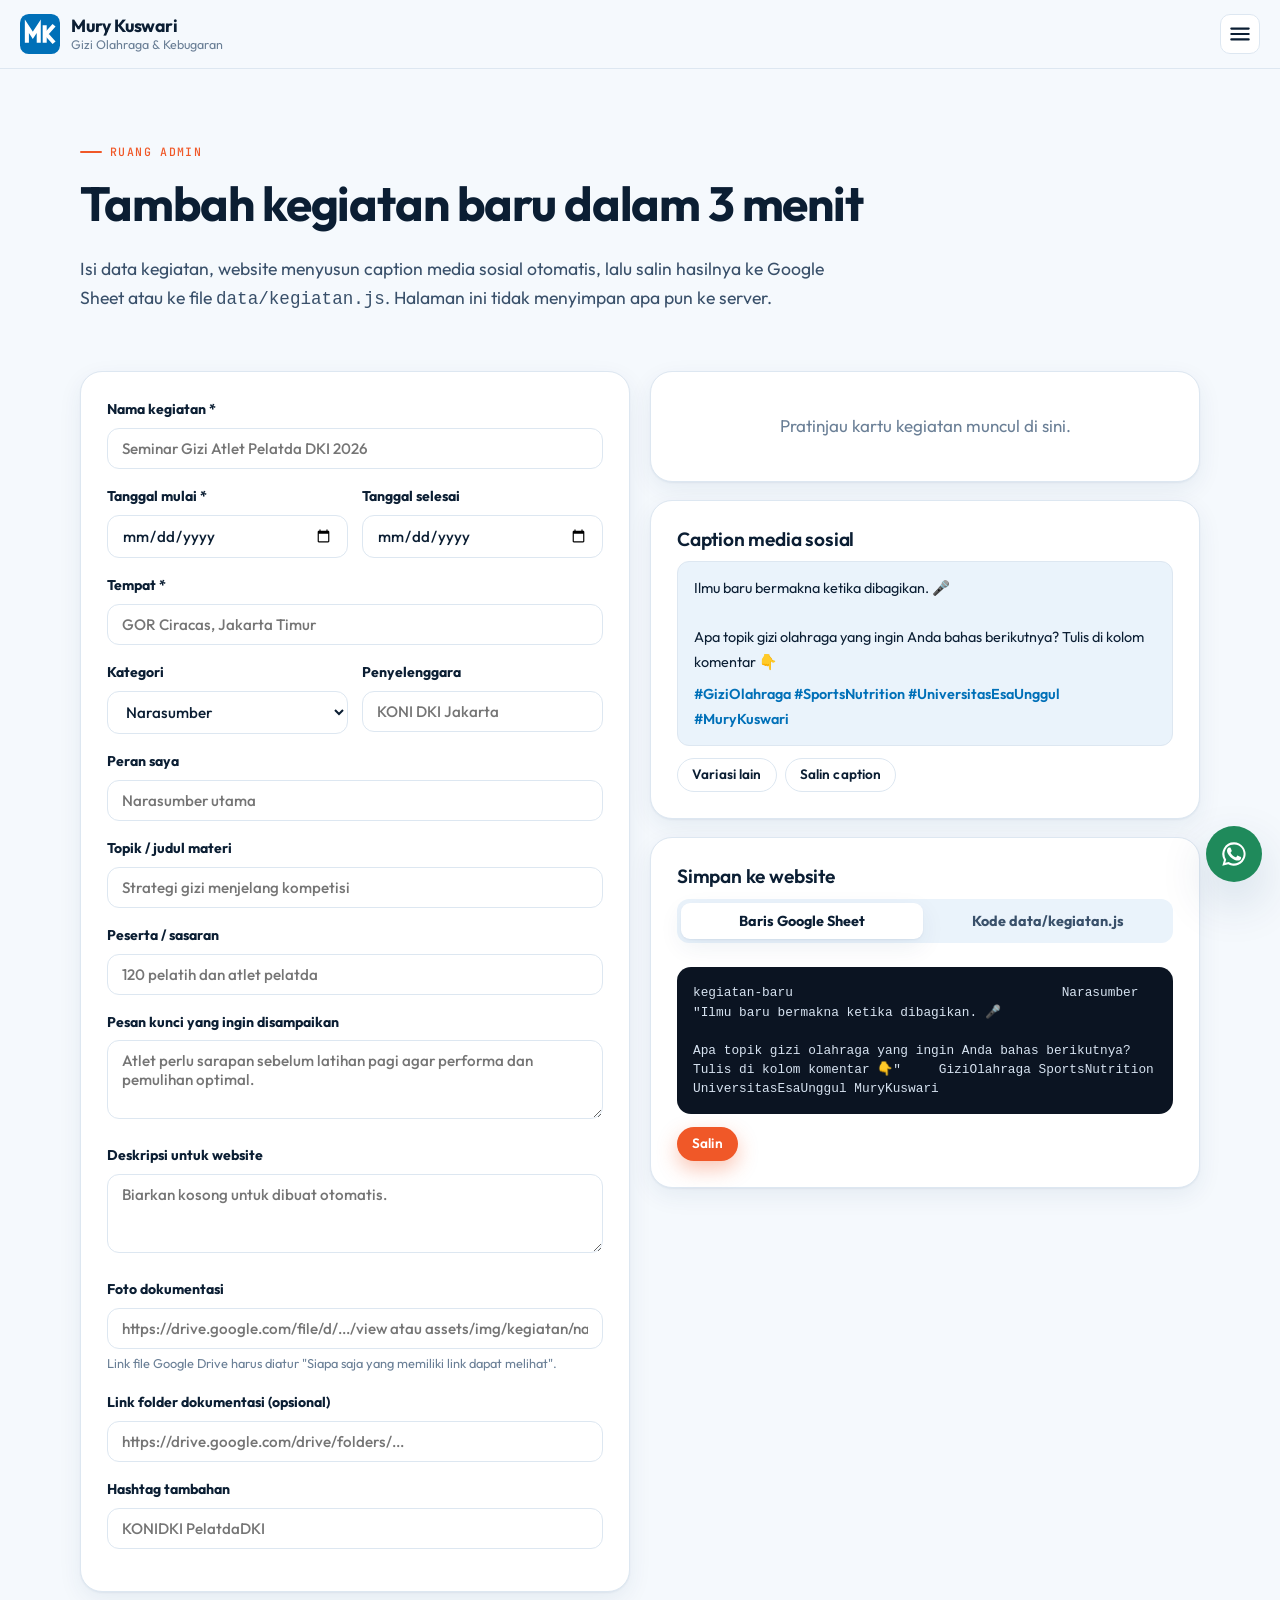
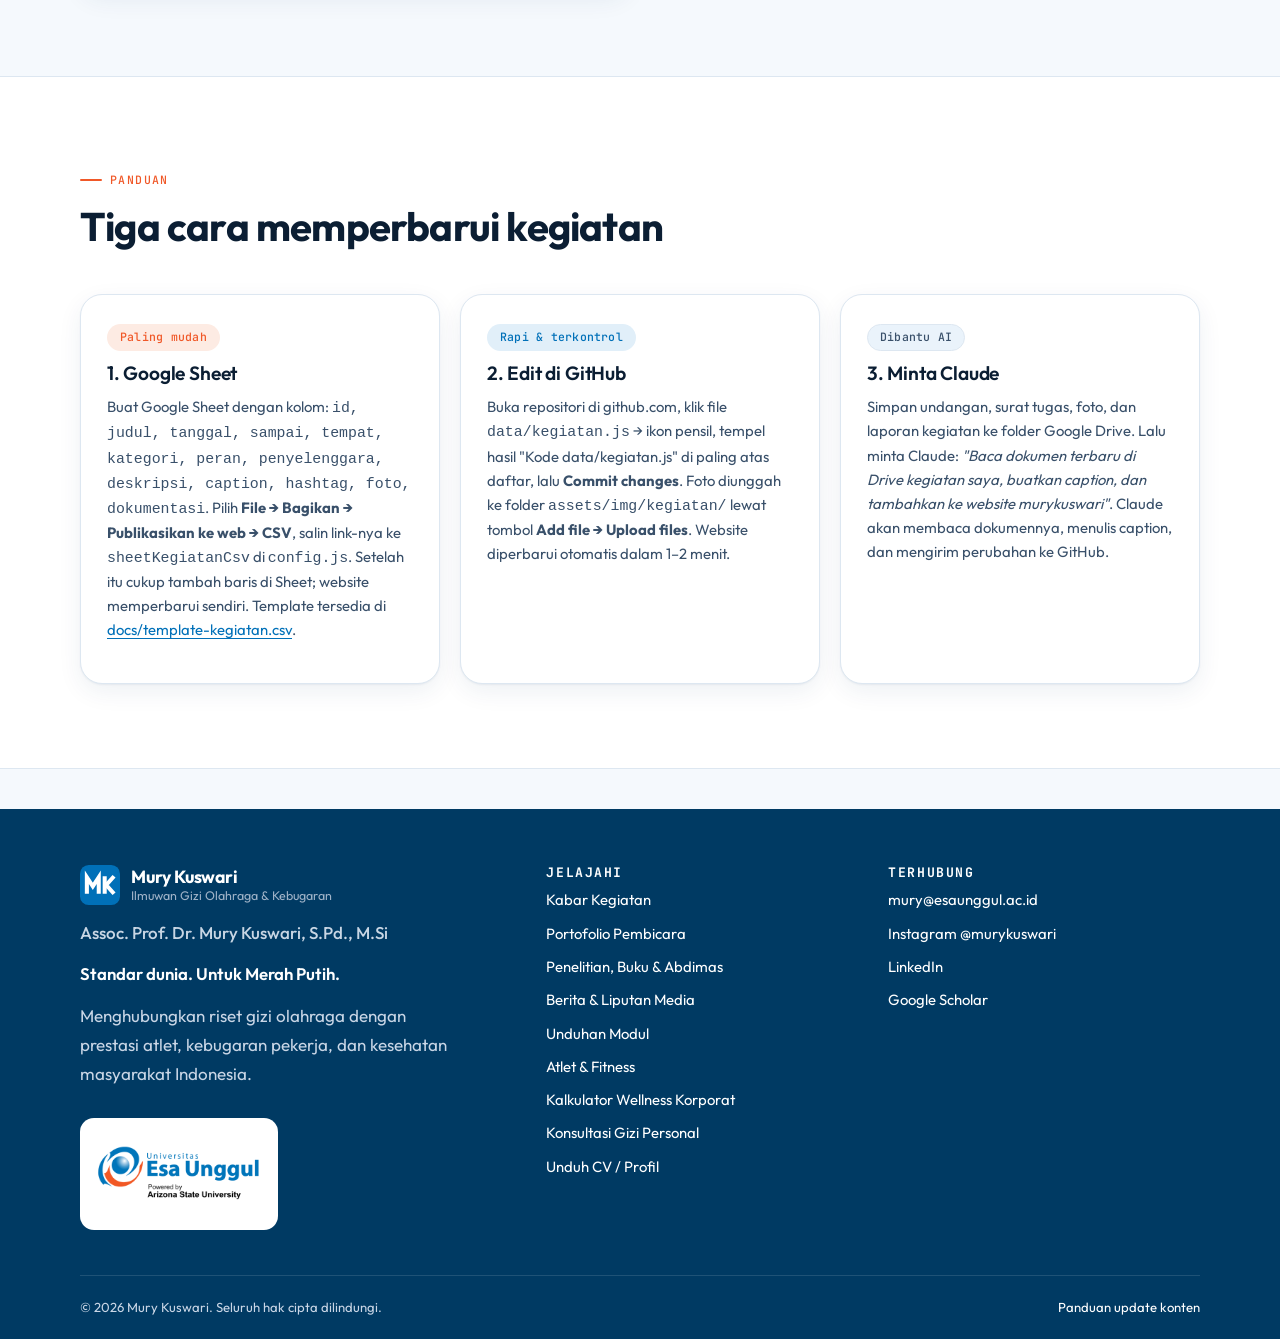
<file: input.html>
<!doctype html>
<html lang="id">
<head>
  <meta charset="utf-8">
  <meta name="viewport" content="width=device-width, initial-scale=1">
  <title>Input Kegiatan & Caption | Assoc. Prof. Dr. Mury Kuswari</title>
  <meta name="robots" content="noindex">
  <meta name="theme-color" content="#003a63">
  <link rel="icon" href="assets/img/favicon.svg" type="image/svg+xml">
  <link rel="preconnect" href="https://fonts.googleapis.com">
  <link rel="preconnect" href="https://fonts.gstatic.com" crossorigin>
  <link href="https://fonts.googleapis.com/css2?family=Outfit:wght@300;400;500;600;700;800&family=JetBrains+Mono:wght@400;500&display=swap" rel="stylesheet">
  <link rel="stylesheet" href="assets/css/style.css?v=2026u">
</head>
<body>
  <header id="site-header"></header>
  <main>
    <div class="page-hero">
      <div class="wrap">
        <span class="eyebrow">Ruang Admin</span>
        <h1>Tambah kegiatan baru dalam 3 menit</h1>
        <p>Isi data kegiatan, website menyusun caption media sosial otomatis, lalu salin hasilnya ke Google Sheet atau ke file <code>data/kegiatan.js</code>. Halaman ini tidak menyimpan apa pun ke server.</p>
      </div>
    </div>

    <section style="padding-top:6px">
      <div class="wrap grid grid-2" style="align-items:start">
        <form class="card" id="f" onsubmit="return false">
          <div class="field"><label for="judul">Nama kegiatan *</label><input id="judul" placeholder="Seminar Gizi Atlet Pelatda DKI 2026"></div>
          <div class="row">
            <div class="field"><label for="tanggal">Tanggal mulai *</label><input id="tanggal" type="date"></div>
            <div class="field"><label for="sampai">Tanggal selesai</label><input id="sampai" type="date"></div>
          </div>
          <div class="field"><label for="tempat">Tempat *</label><input id="tempat" placeholder="GOR Ciracas, Jakarta Timur"></div>
          <div class="row">
            <div class="field"><label for="kategori">Kategori</label>
              <select id="kategori"><option>Narasumber</option><option>Internasional</option><option>Media</option><option>Pendampingan Atlet</option><option>Pengabdian</option><option>Mengajar</option><option>Penghargaan</option></select>
            </div>
            <div class="field"><label for="penyelenggara">Penyelenggara</label><input id="penyelenggara" placeholder="KONI DKI Jakarta"></div>
          </div>
          <div class="field"><label for="peran">Peran saya</label><input id="peran" placeholder="Narasumber utama"></div>
          <div class="field"><label for="topik">Topik / judul materi</label><input id="topik" placeholder="Strategi gizi menjelang kompetisi"></div>
          <div class="field"><label for="peserta">Peserta / sasaran</label><input id="peserta" placeholder="120 pelatih dan atlet pelatda"></div>
          <div class="field"><label for="pesan">Pesan kunci yang ingin disampaikan</label><textarea id="pesan" rows="3" placeholder="Atlet perlu sarapan sebelum latihan pagi agar performa dan pemulihan optimal."></textarea></div>
          <div class="field"><label for="deskripsi">Deskripsi untuk website</label><textarea id="deskripsi" rows="3" placeholder="Biarkan kosong untuk dibuat otomatis."></textarea></div>
          <div class="field"><label for="foto">Foto dokumentasi</label><input id="foto" placeholder="https://drive.google.com/file/d/.../view atau assets/img/kegiatan/nama.jpg">
            <small>Link file Google Drive harus diatur "Siapa saja yang memiliki link dapat melihat".</small></div>
          <div class="field"><label for="dokumentasi">Link folder dokumentasi (opsional)</label><input id="dokumentasi" placeholder="https://drive.google.com/drive/folders/..."></div>
          <div class="field"><label for="hashtag">Hashtag tambahan</label><input id="hashtag" placeholder="KONIDKI PelatdaDKI"></div>
        </form>

        <div style="display:grid;gap:18px">
          <div id="preview"></div>
          <div class="card">
            <h3>Caption media sosial</h3>
            <div class="caption-box" id="cap"></div>
            <div style="display:flex;gap:8px;flex-wrap:wrap;margin-top:12px">
              <button class="btn btn-ghost btn-sm" id="regen">Variasi lain</button>
              <button class="btn btn-ghost btn-sm" id="copy-cap">Salin caption</button>
            </div>
          </div>
          <div class="card">
            <h3>Simpan ke website</h3>
            <div class="seg" id="fmt" style="margin-bottom:12px"><button type="button" aria-pressed="true" data-v="sheet">Baris Google Sheet</button><button type="button" aria-pressed="false" data-v="js">Kode data/kegiatan.js</button></div>
            <pre class="code" id="out"></pre>
            <button class="btn btn-primary btn-sm" id="copy-out">Salin</button>
          </div>
        </div>
      </div>
    </section>

    <section class="section-alt" id="panduan">
      <div class="wrap">
        <div class="section-head">
          <span class="eyebrow">Panduan</span>
          <h2>Tiga cara memperbarui kegiatan</h2>
        </div>
        <div class="grid grid-3">
          <div class="card"><span class="chip orange">Paling mudah</span><h3 style="margin-top:10px">1. Google Sheet</h3>
            <p style="color:var(--ink-2);font-size:.93rem">Buat Google Sheet dengan kolom: <code>id, judul, tanggal, sampai, tempat, kategori, peran, penyelenggara, deskripsi, caption, hashtag, foto, dokumentasi</code>. Pilih <b>File → Bagikan → Publikasikan ke web → CSV</b>, salin link-nya ke <code>sheetKegiatanCsv</code> di <code>config.js</code>. Setelah itu cukup tambah baris di Sheet; website memperbarui sendiri. Template tersedia di <a href="docs/template-kegiatan.csv" download>docs/template-kegiatan.csv</a>.</p></div>
          <div class="card"><span class="chip blue">Rapi &amp; terkontrol</span><h3 style="margin-top:10px">2. Edit di GitHub</h3>
            <p style="color:var(--ink-2);font-size:.93rem">Buka repositori di github.com, klik file <code>data/kegiatan.js</code> → ikon pensil, tempel hasil "Kode data/kegiatan.js" di paling atas daftar, lalu <b>Commit changes</b>. Foto diunggah ke folder <code>assets/img/kegiatan/</code> lewat tombol <b>Add file → Upload files</b>. Website diperbarui otomatis dalam 1–2 menit.</p></div>
          <div class="card"><span class="chip">Dibantu AI</span><h3 style="margin-top:10px">3. Minta Claude</h3>
            <p style="color:var(--ink-2);font-size:.93rem">Simpan undangan, surat tugas, foto, dan laporan kegiatan ke folder Google Drive. Lalu minta Claude: <i>"Baca dokumen terbaru di Drive kegiatan saya, buatkan caption, dan tambahkan ke website murykuswari"</i>. Claude akan membaca dokumennya, menulis caption, dan mengirim perubahan ke GitHub.</p></div>
        </div>
      </div>
    </section>
  </main>
  <footer id="site-footer"></footer>

  <script src="config.js"></script>
  <script src="assets/js/main.js?v=2026n"></script>
  <script src="assets/js/input.js"></script>
</body>
</html>
</file>
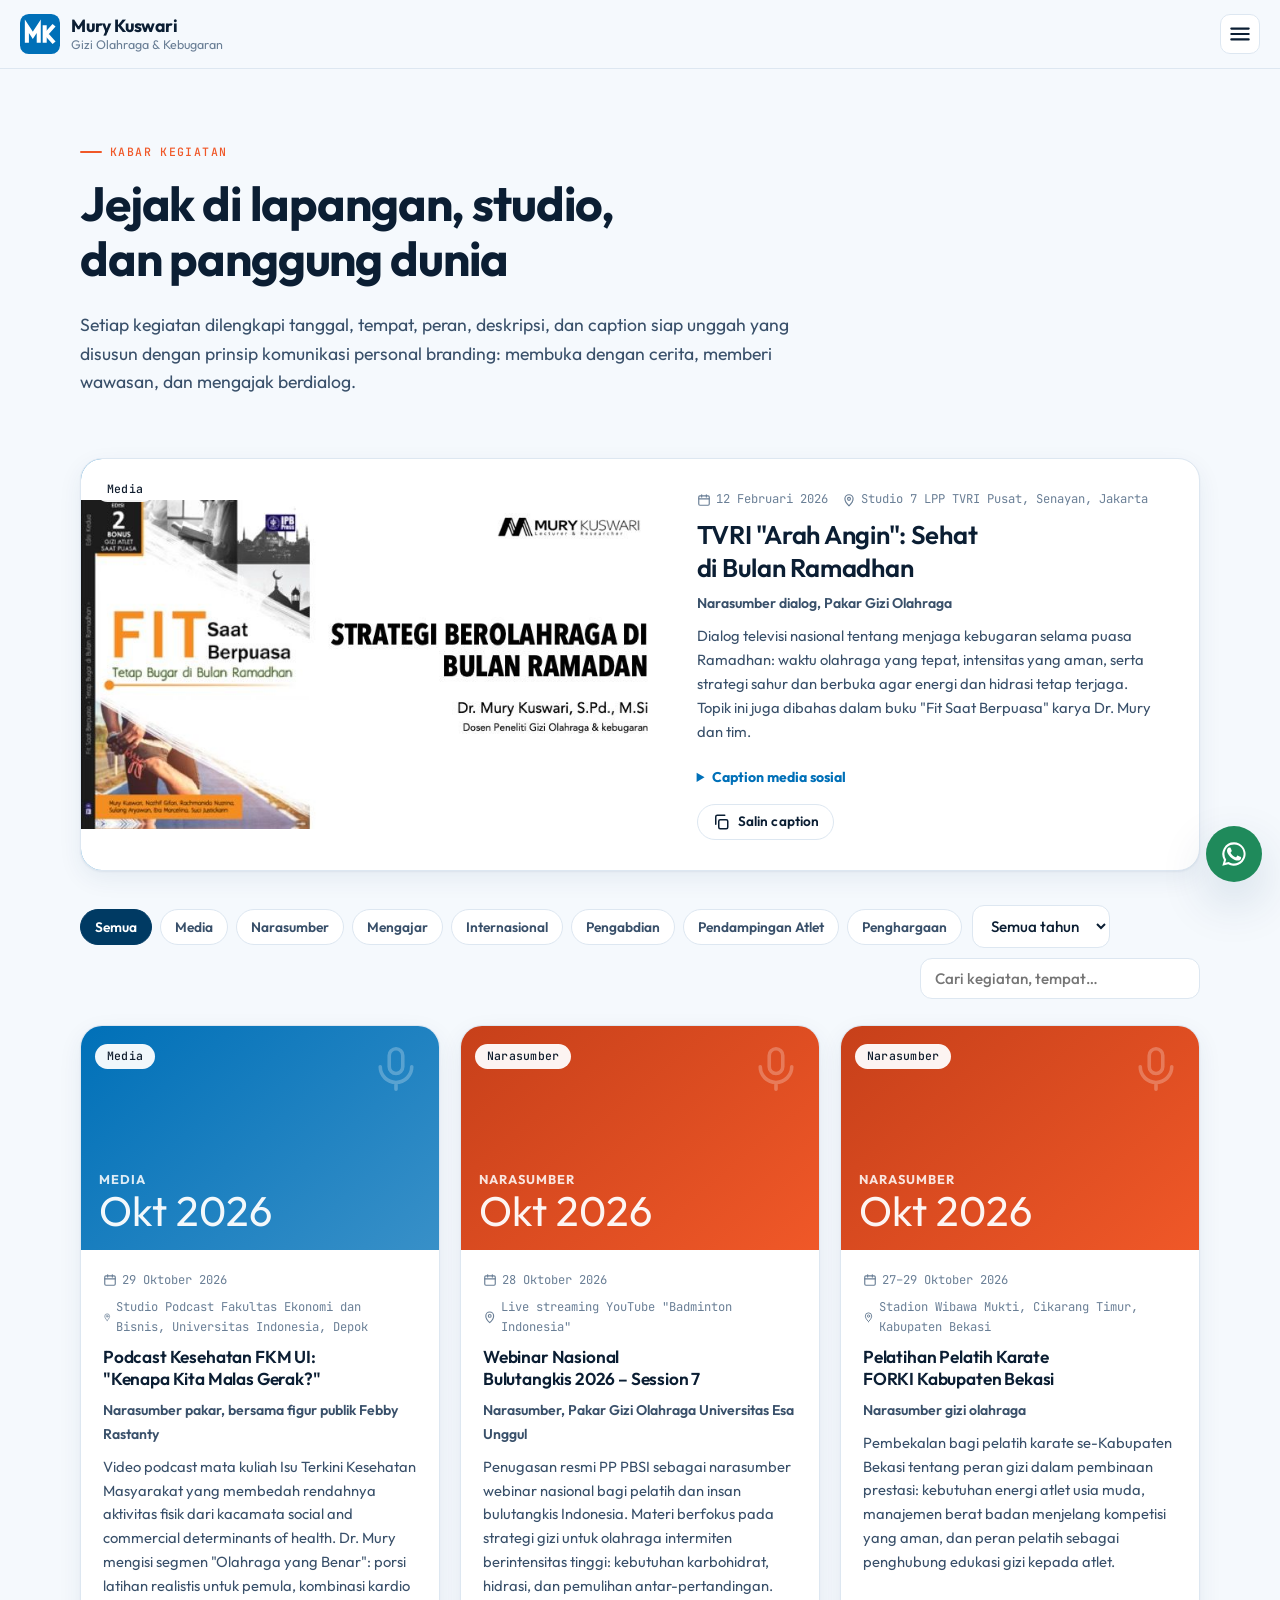
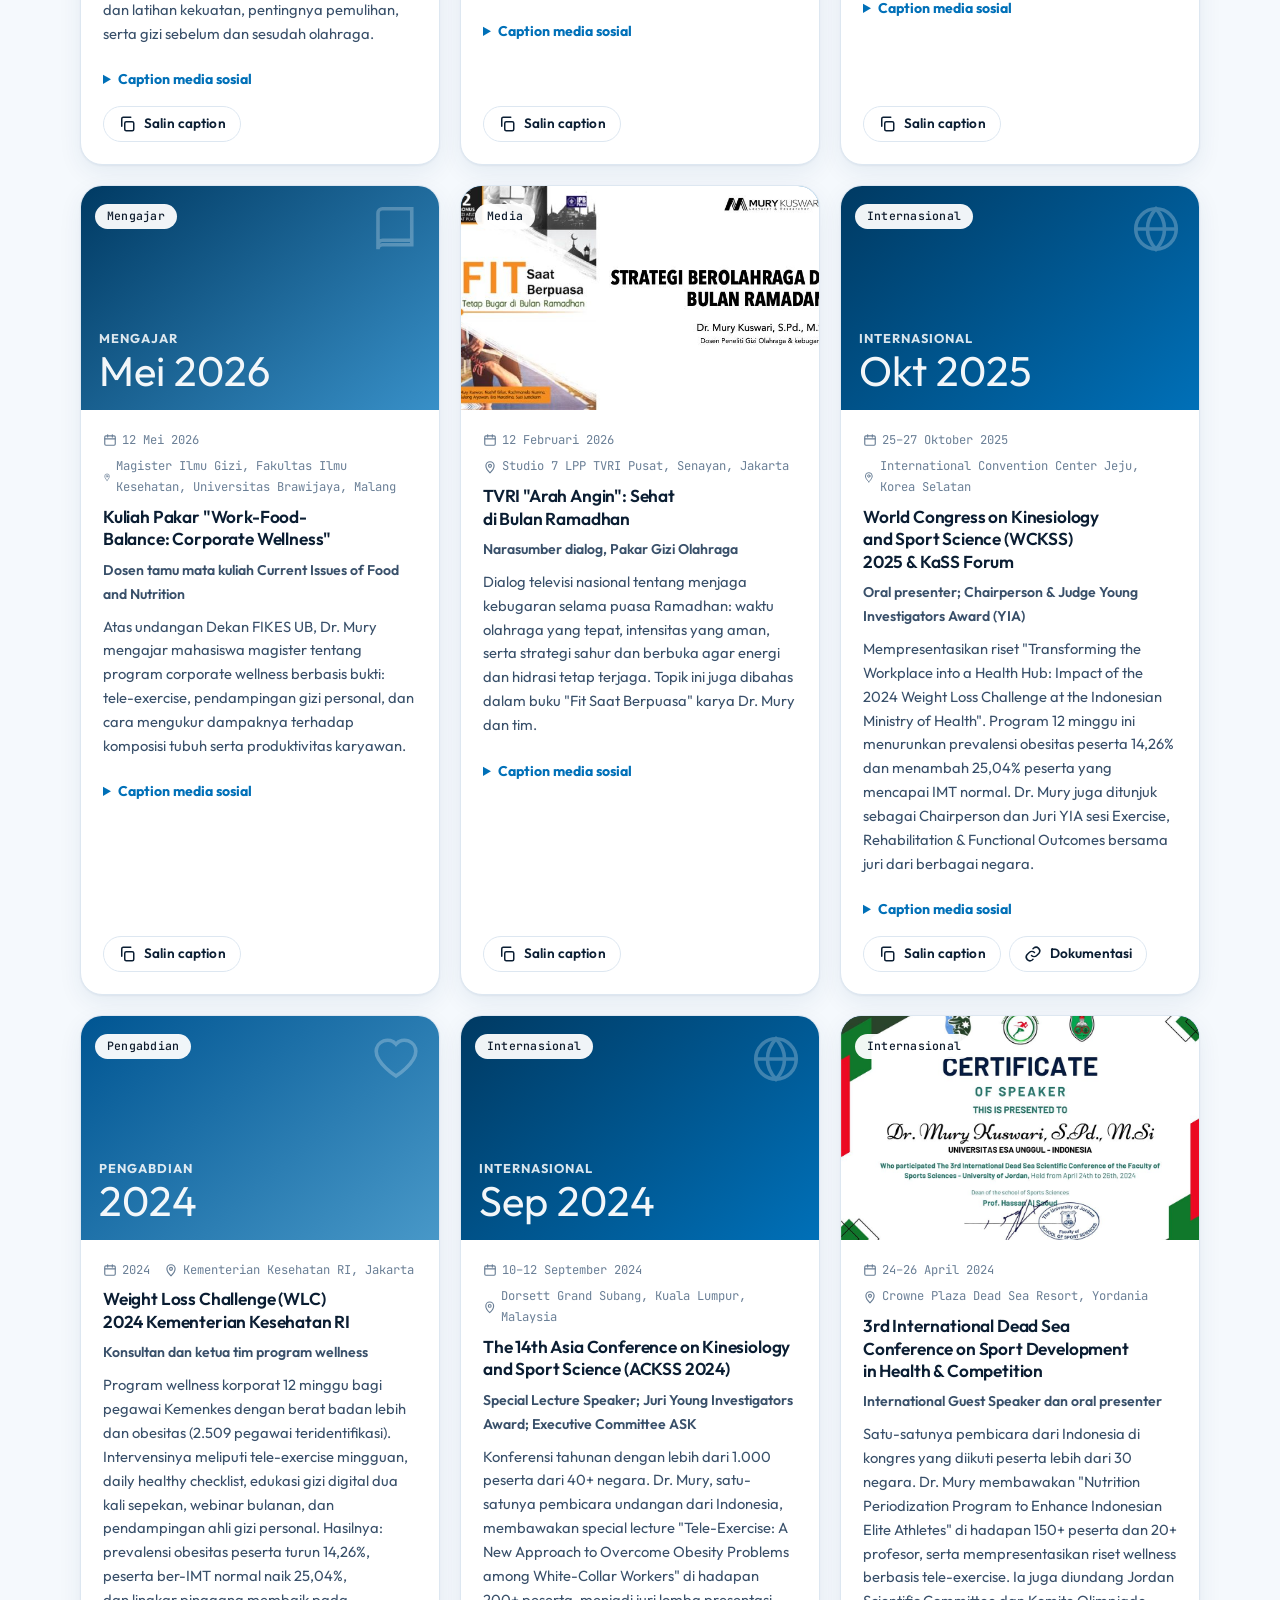
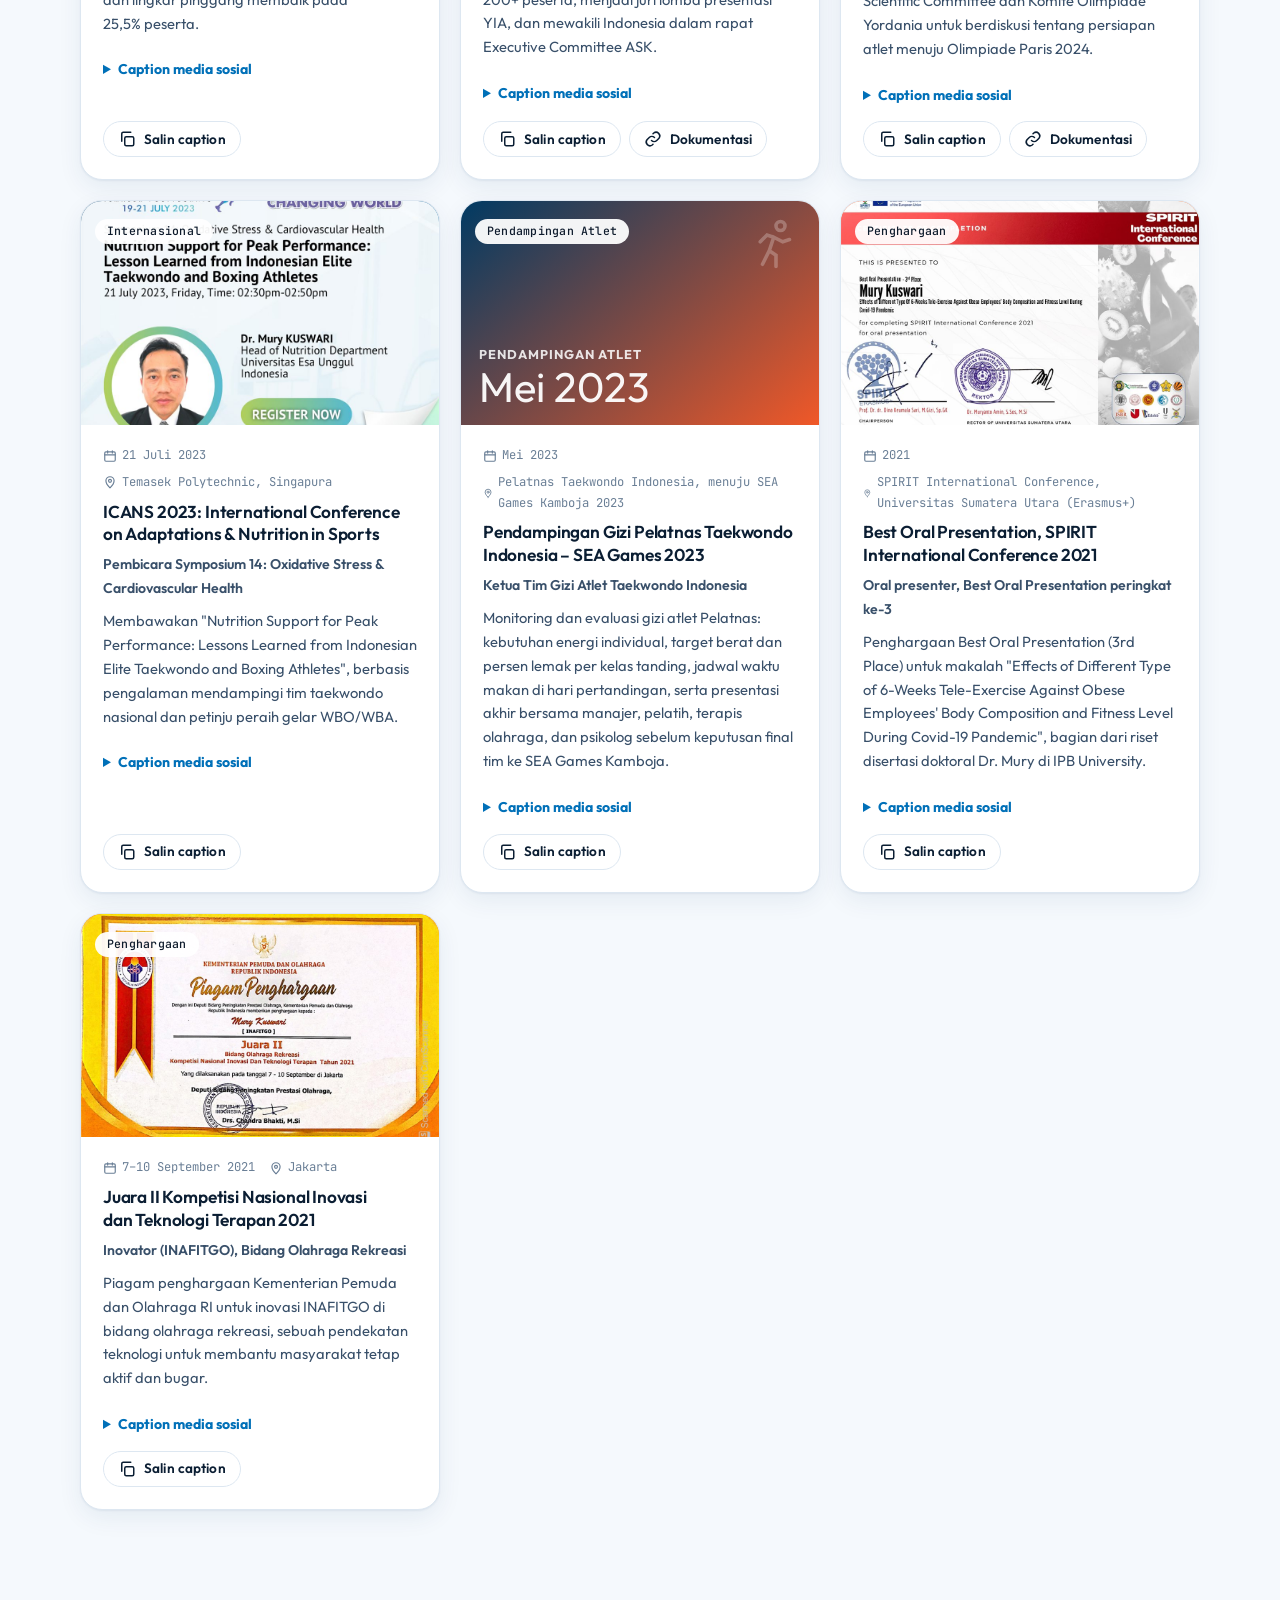
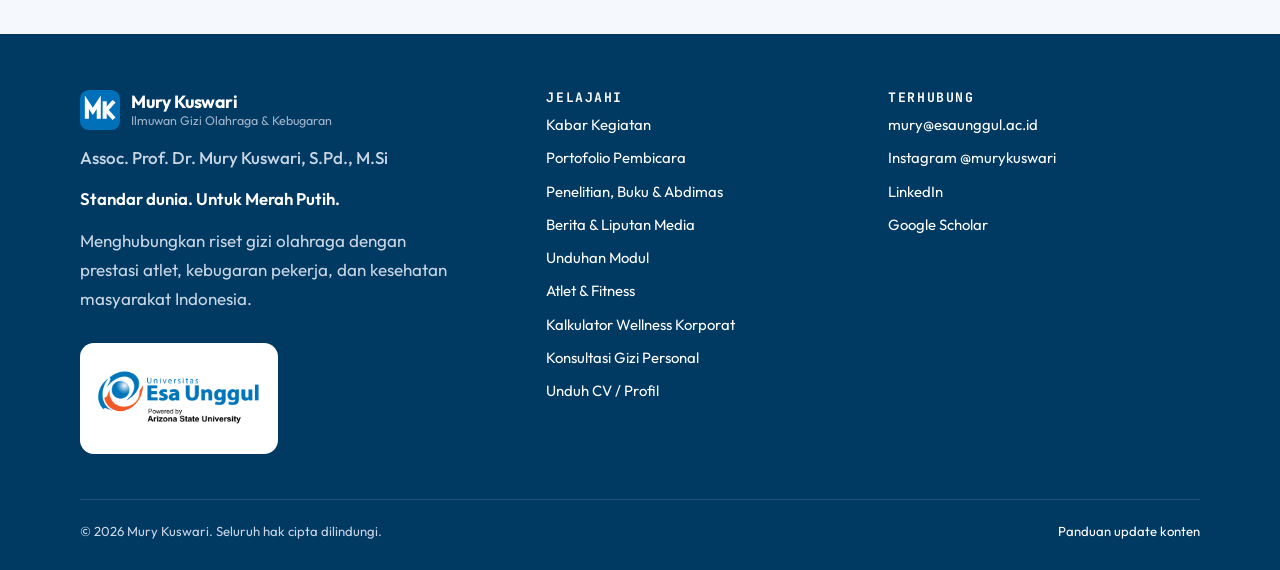
<file: kegiatan.html>
<!doctype html>
<html lang="id">
<head>
  <meta charset="utf-8">
  <meta name="viewport" content="width=device-width, initial-scale=1">
  <title>Kabar Kegiatan | Assoc. Prof. Dr. Mury Kuswari</title>
  <meta name="description" content="Dokumentasi kegiatan Assoc. Prof. Dr. Mury Kuswari sebagai narasumber, pembicara internasional, juri, dan pendamping gizi atlet, lengkap dengan caption media sosial.">
  <link rel="canonical" href="https://murykuswari.com/kegiatan.html">
  <meta property="og:title" content="Kabar Kegiatan Assoc. Prof. Dr. Mury Kuswari">
  <meta property="og:image" content="https://murykuswari.com/assets/img/mury.jpg">
  <meta name="theme-color" content="#003a63">
  <link rel="icon" href="assets/img/favicon.svg" type="image/svg+xml">
  <link rel="preconnect" href="https://fonts.googleapis.com">
  <link rel="preconnect" href="https://fonts.gstatic.com" crossorigin>
  <link href="https://fonts.googleapis.com/css2?family=Outfit:wght@300;400;500;600;700;800&family=JetBrains+Mono:wght@400;500&display=swap" rel="stylesheet">
  <link rel="stylesheet" href="assets/css/style.css?v=2026u">
</head>
<body>
  <header id="site-header"></header>
  <main>
    <div class="page-hero">
      <div class="wrap">
        <span class="eyebrow">Kabar Kegiatan</span>
        <h1>Jejak di lapangan, studio, dan panggung dunia</h1>
        <p>Setiap kegiatan dilengkapi tanggal, tempat, peran, deskripsi, dan caption siap unggah yang disusun dengan prinsip komunikasi personal branding: membuka dengan cerita, memberi wawasan, dan mengajak berdialog.</p>
      </div>
    </div>

    <section style="padding-top:10px">
      <div class="wrap">
        <div id="featured" style="margin-bottom:34px"></div>
        <div class="toolbar">
          <div class="filters" id="filters" role="group" aria-label="Filter kategori"></div>
          <select id="year" aria-label="Filter tahun" style="width:auto"></select>
          <input class="search" id="q" type="search" placeholder="Cari kegiatan, tempat…" aria-label="Cari kegiatan">
        </div>
        <div class="grid grid-3" id="list"></div>
        <p class="empty" id="empty" hidden>Belum ada kegiatan yang cocok dengan filter ini.</p>
      </div>
    </section>
  </main>
  <footer id="site-footer"></footer>

  <script src="config.js"></script>
  <script src="data/kegiatan.js"></script>
  <script src="assets/js/main.js?v=2026n"></script>
  <script>
    document.addEventListener("DOMContentLoaded", async () => {
      const MK = window.MK;
      const all = await MK.loadKegiatan();
      const featured = document.getElementById("featured");
      const list = document.getElementById("list");
      const empty = document.getElementById("empty");
      const q = document.getElementById("q");
      const yearSel = document.getElementById("year");

      const cats = ["Semua", ...new Set(all.map((k) => k.kategori).filter(Boolean))];
      let cat = "Semua";
      document.getElementById("filters").innerHTML = cats.map((c) =>
        `<button class="filter-btn" aria-pressed="${c === cat}" data-cat="${MK.esc(c)}">${MK.esc(c)}</button>`).join("");
      const years = [...new Set(all.map((k) => String(k.tanggal).slice(0, 4)))].sort().reverse();
      yearSel.innerHTML = `<option value="">Semua tahun</option>` + years.map((y) => `<option>${y}</option>`).join("");

      // Kegiatan terbaru yang berfoto ditampilkan besar sebagai sorotan.
      const hero = all.find((k) => k.foto) || all[0];
      if (hero) featured.innerHTML = MK.cardHtml(hero, { feature: true });

      function render() {
        const term = q.value.trim().toLowerCase();
        const y = yearSel.value;
        const rows = all.filter((k) =>
          (cat === "Semua" || k.kategori === cat) &&
          (!y || String(k.tanggal).startsWith(y)) &&
          (!term || [k.judul, k.tempat, k.peran, k.deskripsi, k.penyelenggara].join(" ").toLowerCase().includes(term)));
        list.innerHTML = rows.map((k) => MK.cardHtml(k)).join("");
        empty.hidden = rows.length > 0;
      }

      document.getElementById("filters").addEventListener("click", (e) => {
        const b = e.target.closest("[data-cat]");
        if (!b) return;
        cat = b.dataset.cat;
        document.querySelectorAll("#filters .filter-btn").forEach((x) => x.setAttribute("aria-pressed", x === b));
        render();
      });
      q.addEventListener("input", render);
      yearSel.addEventListener("change", render);
      MK.bindCopyCaption(document.body, all);
      render();

      if (location.hash) {
        const el = document.getElementById(location.hash.slice(1));
        if (el) { el.scrollIntoView({ block: "center" }); el.style.boxShadow = "0 0 0 3px var(--orange)"; }
      }
    });
  </script>
</body>
</html>
</file>
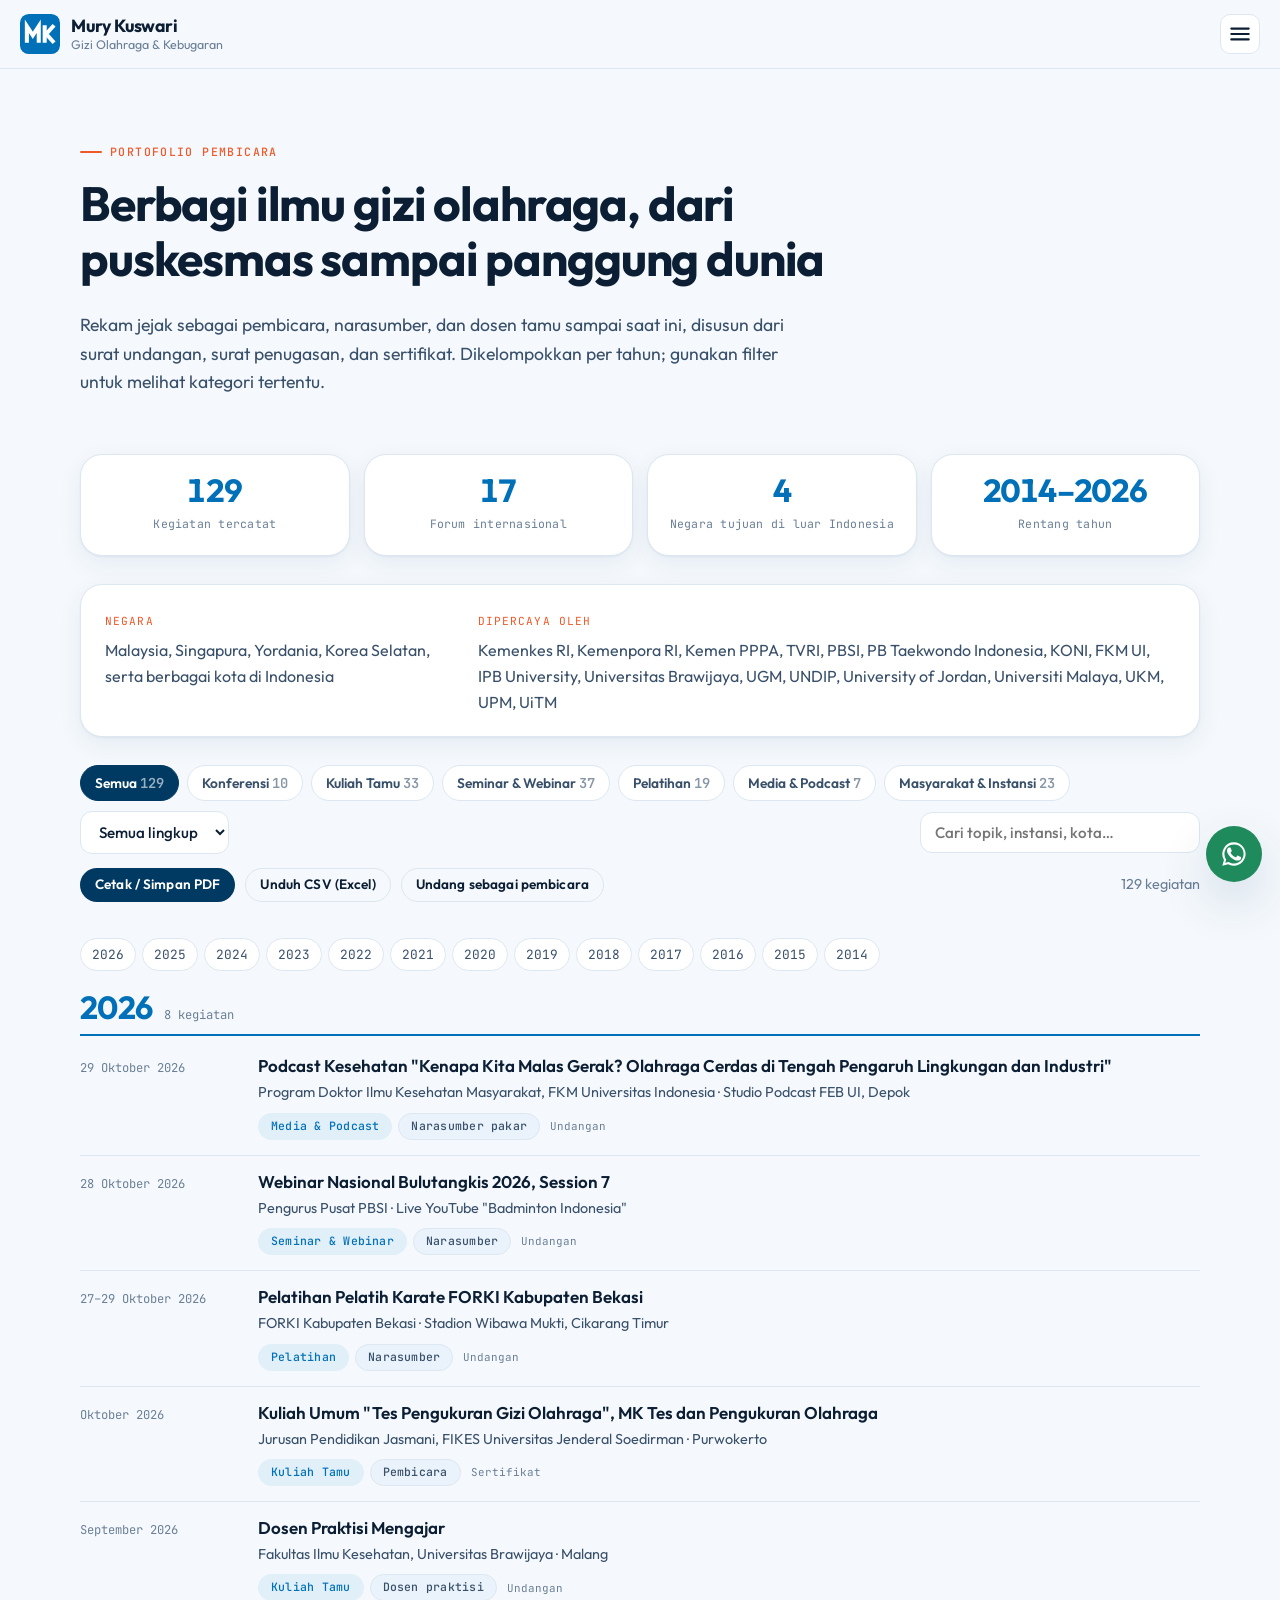
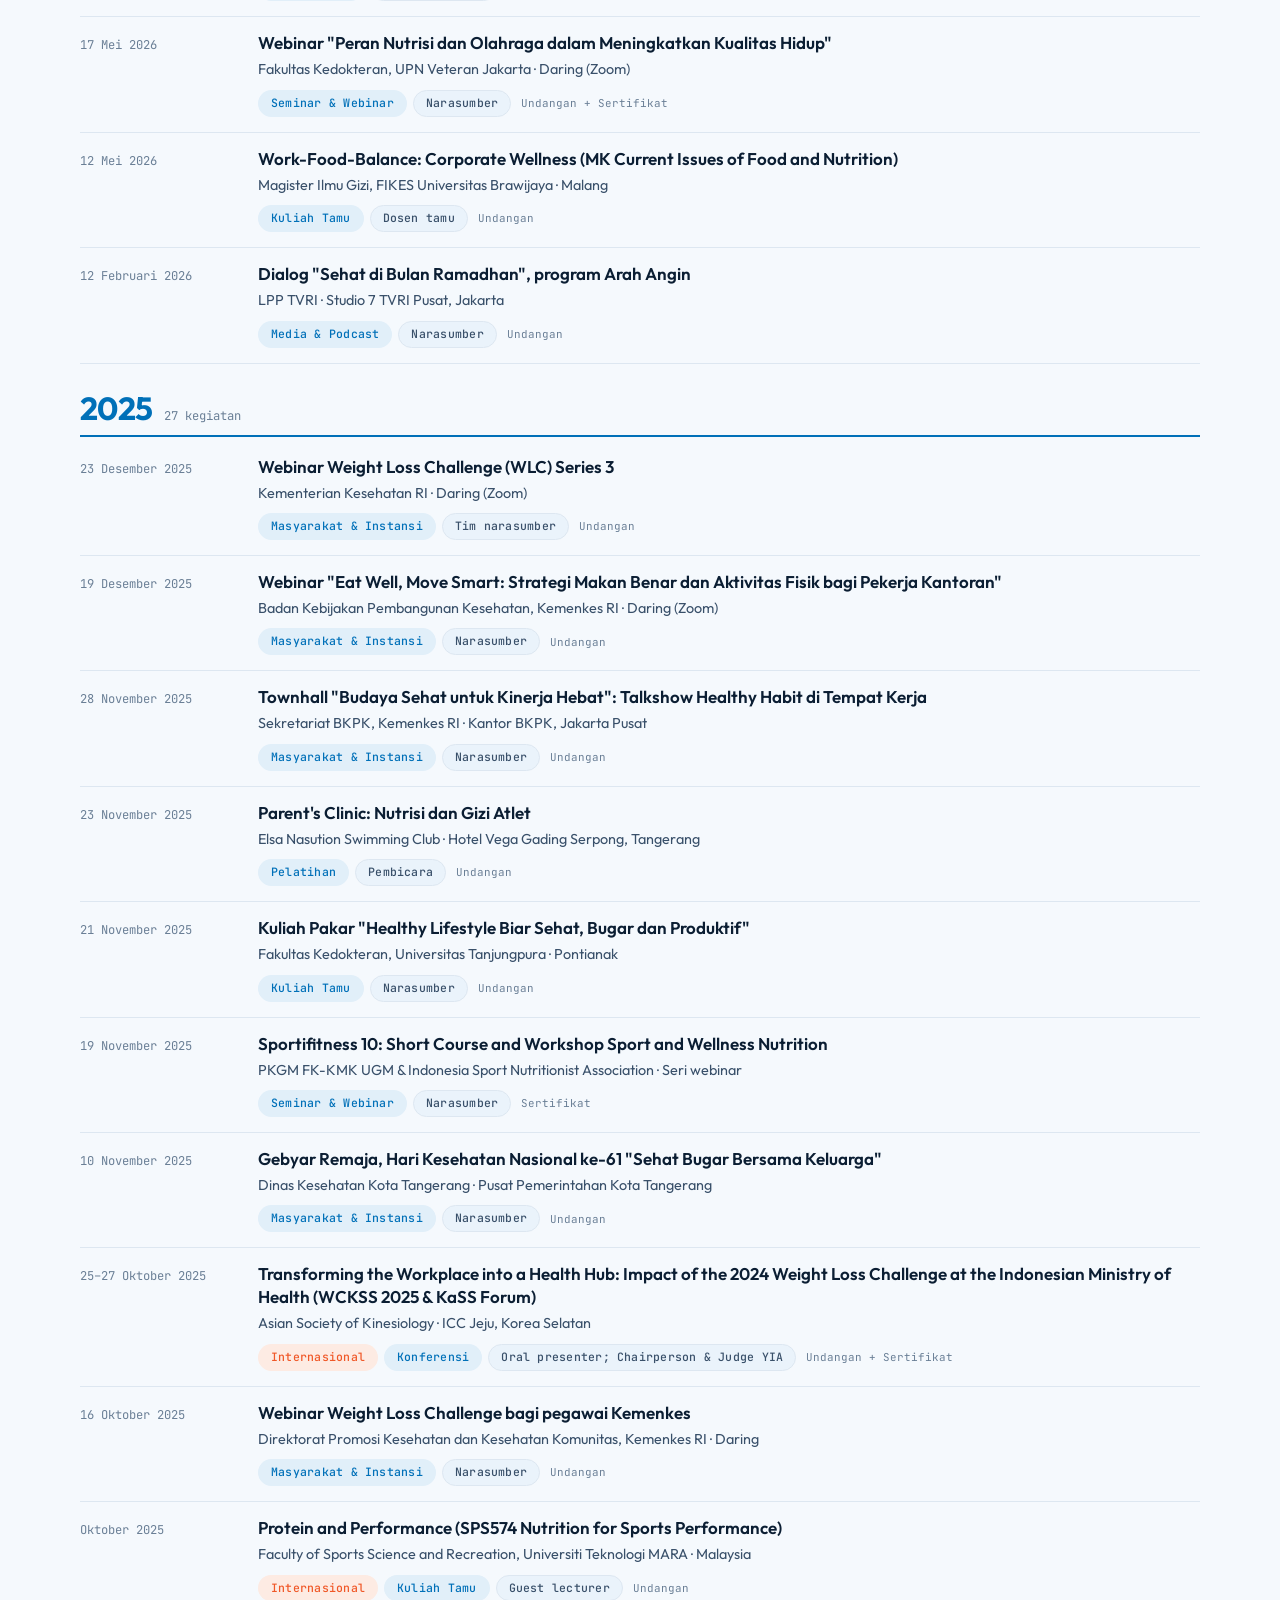
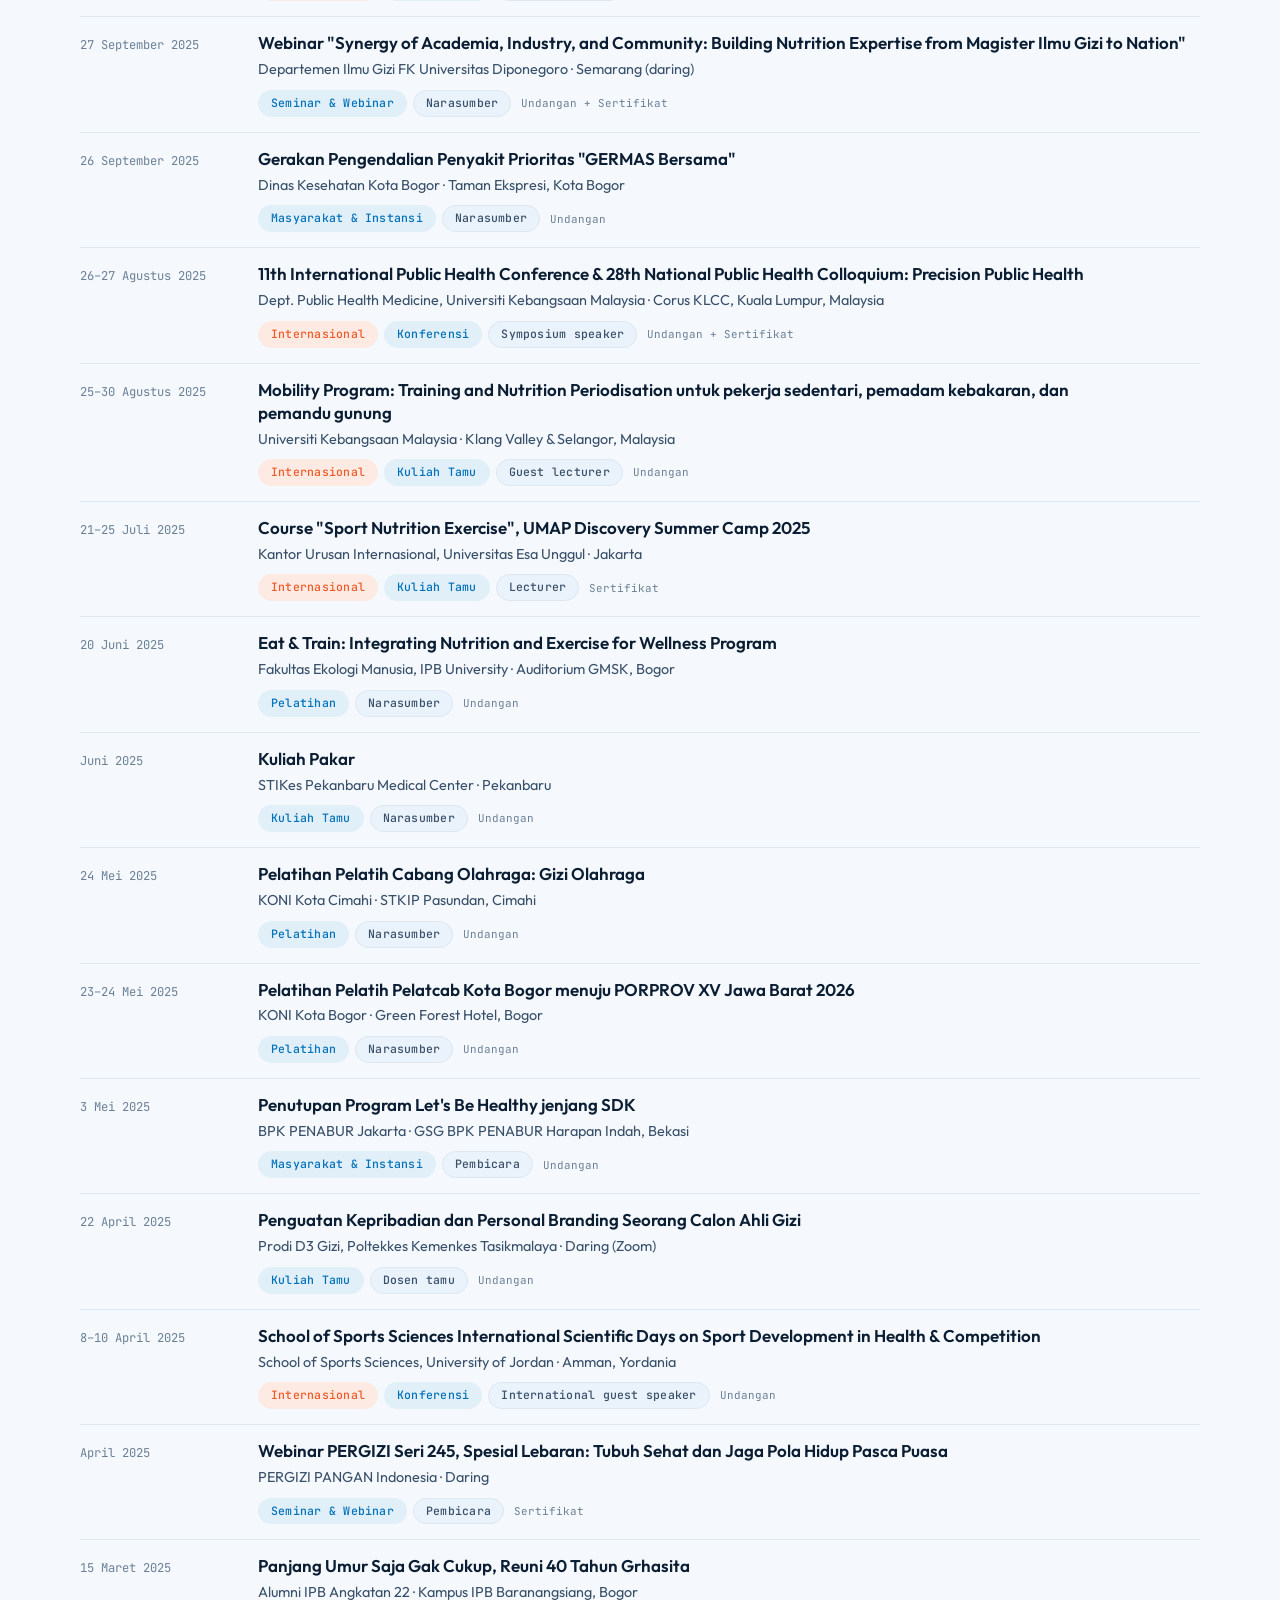
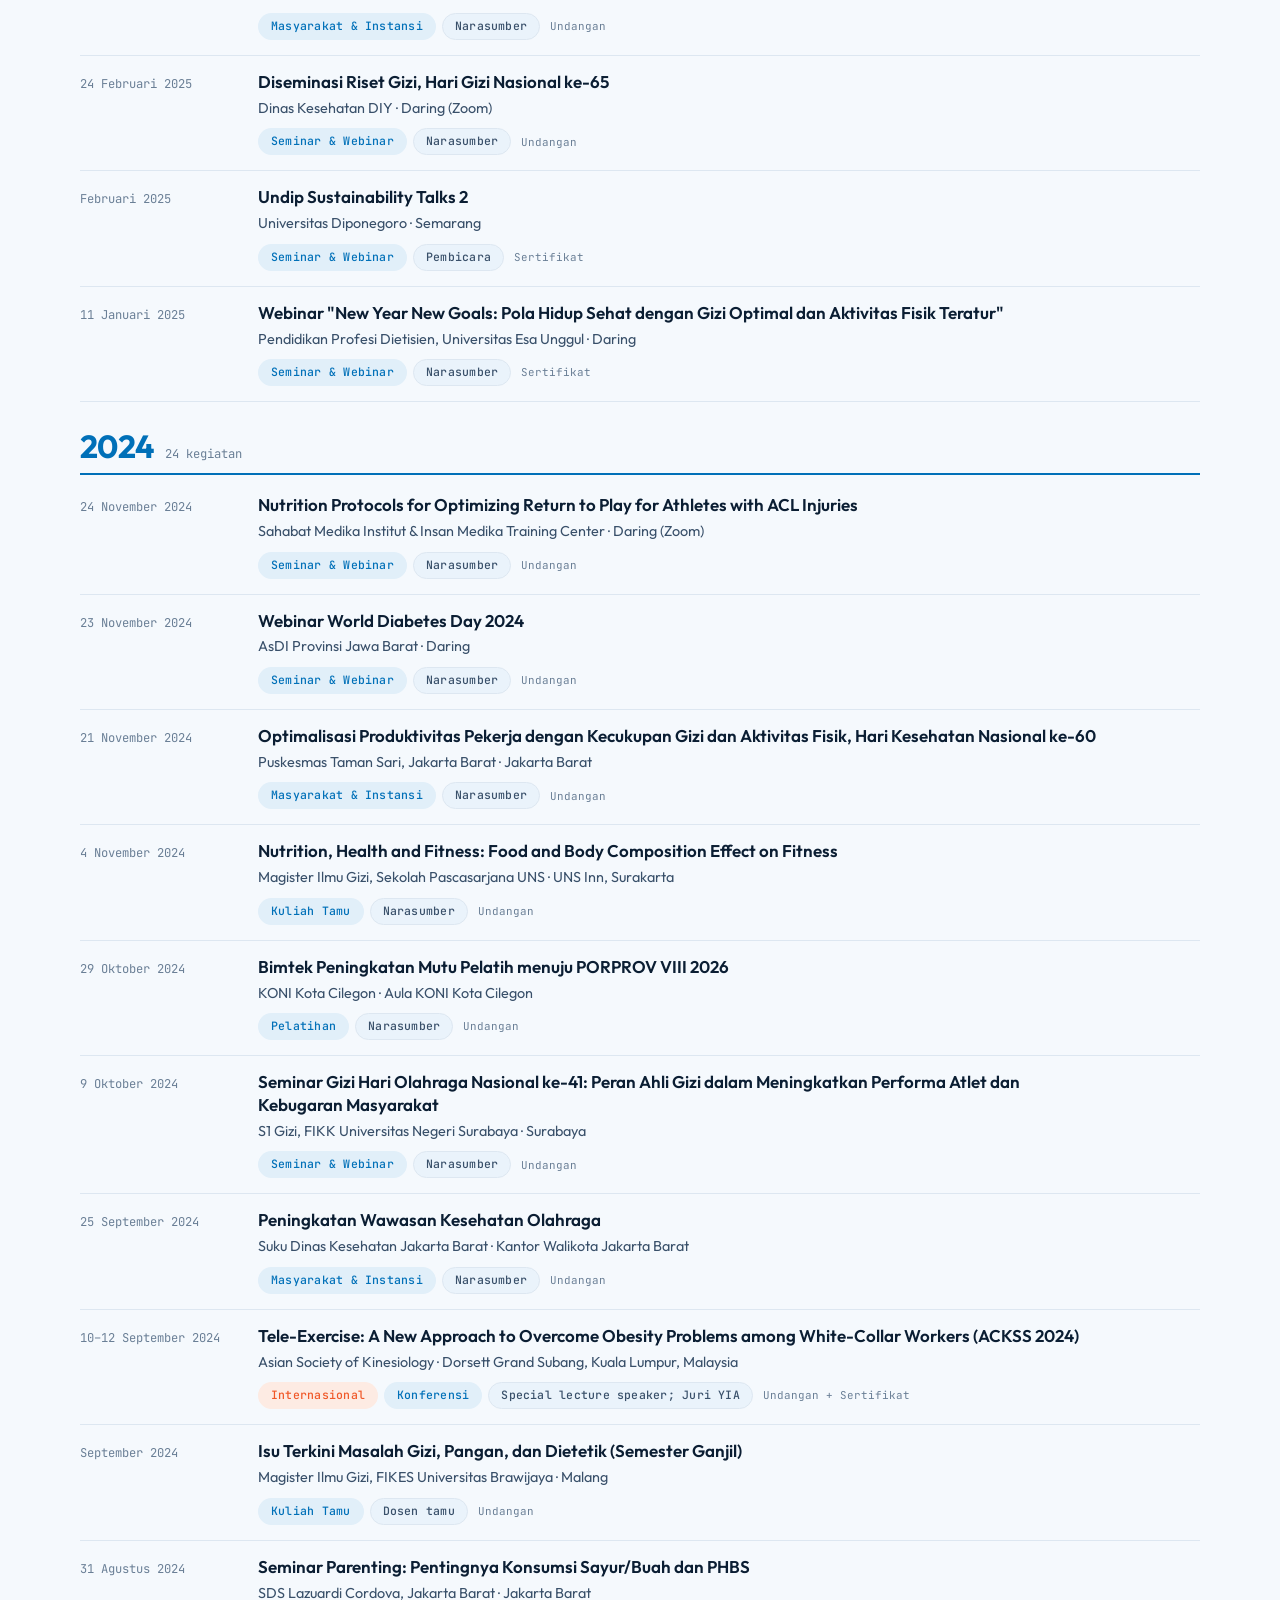
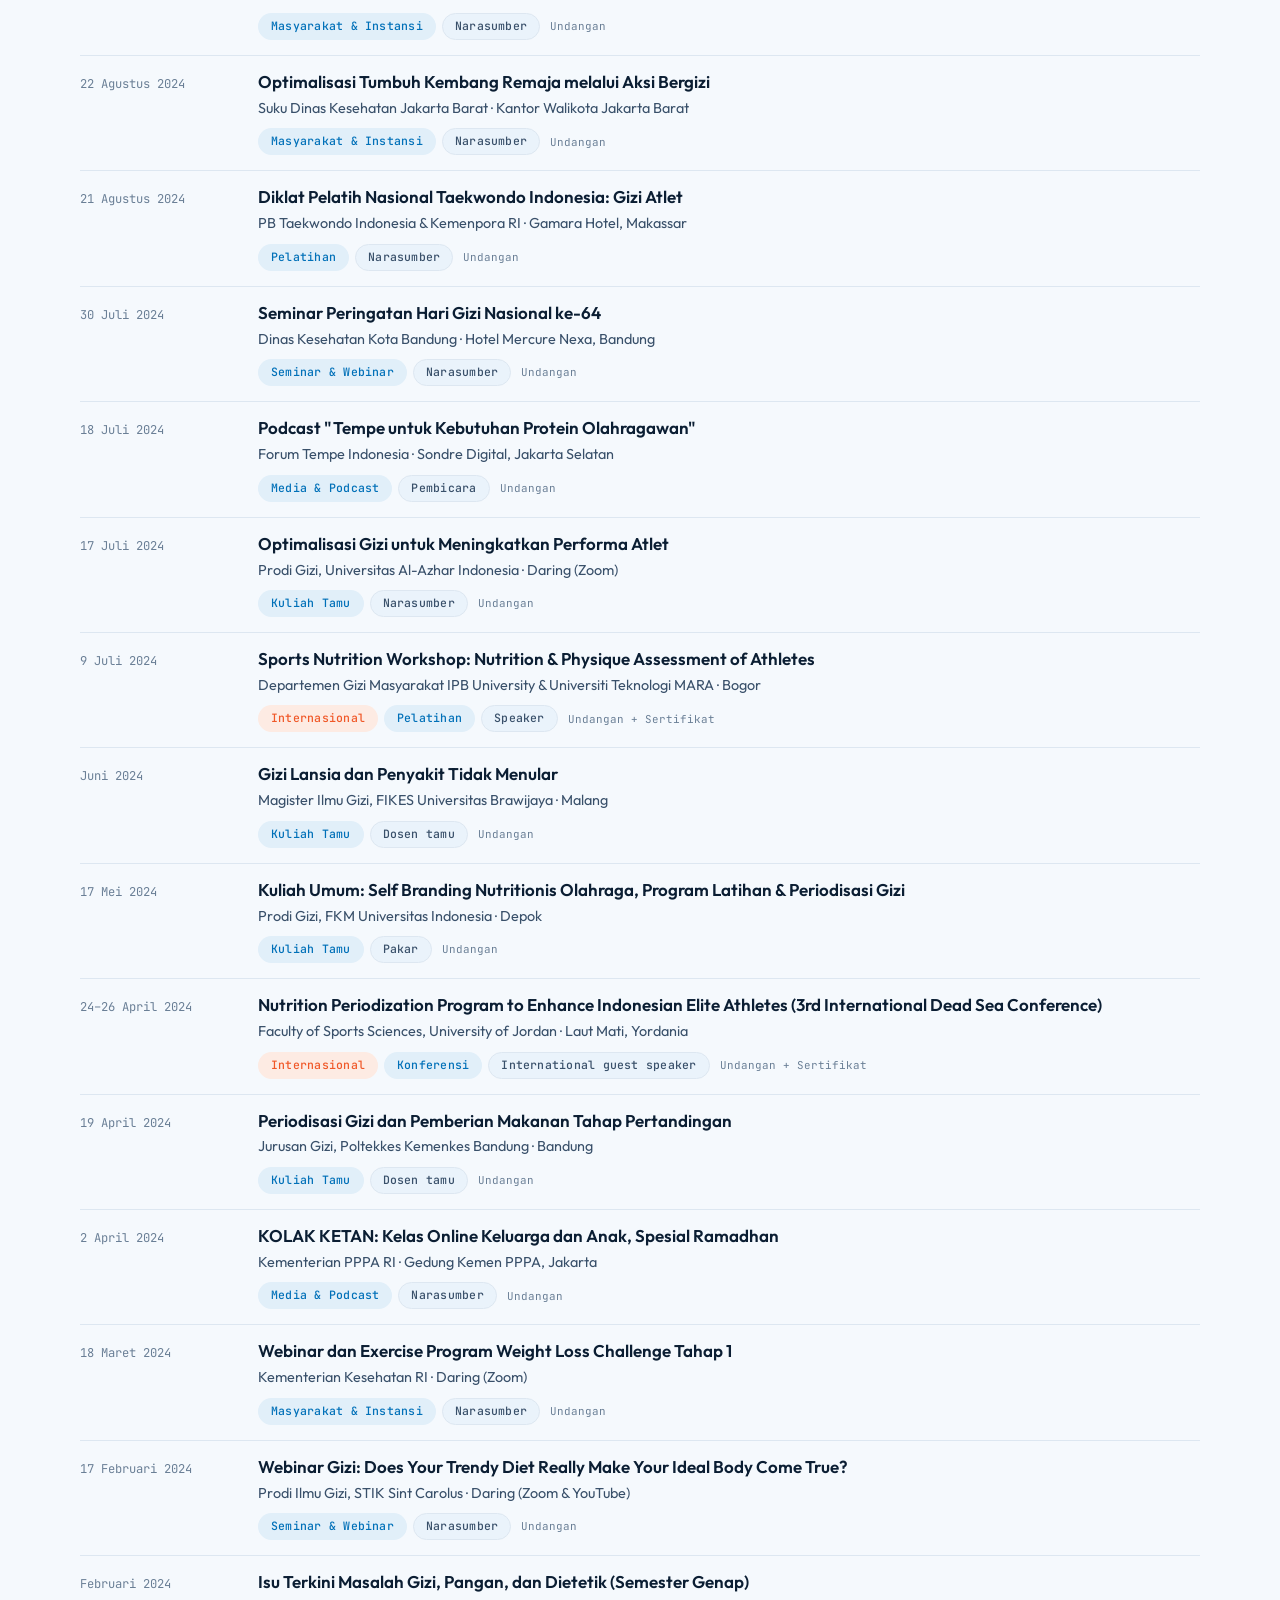
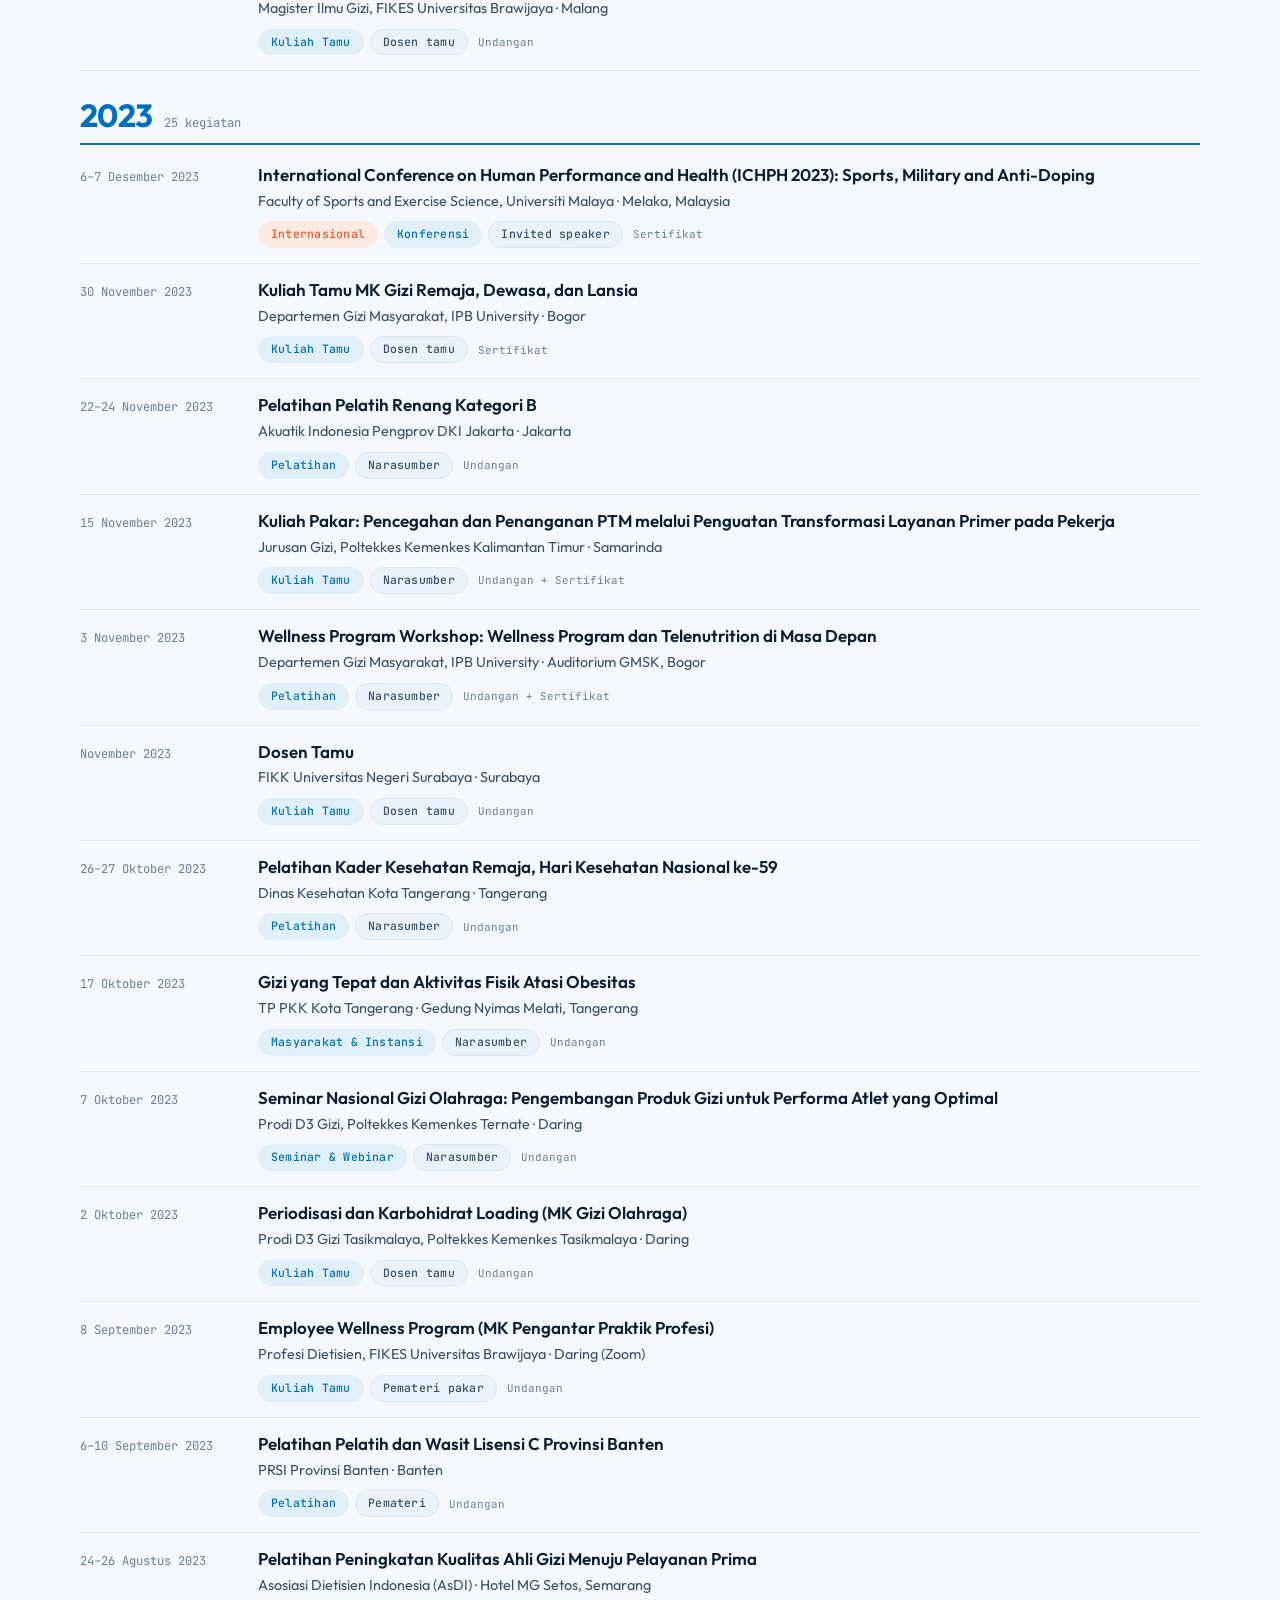
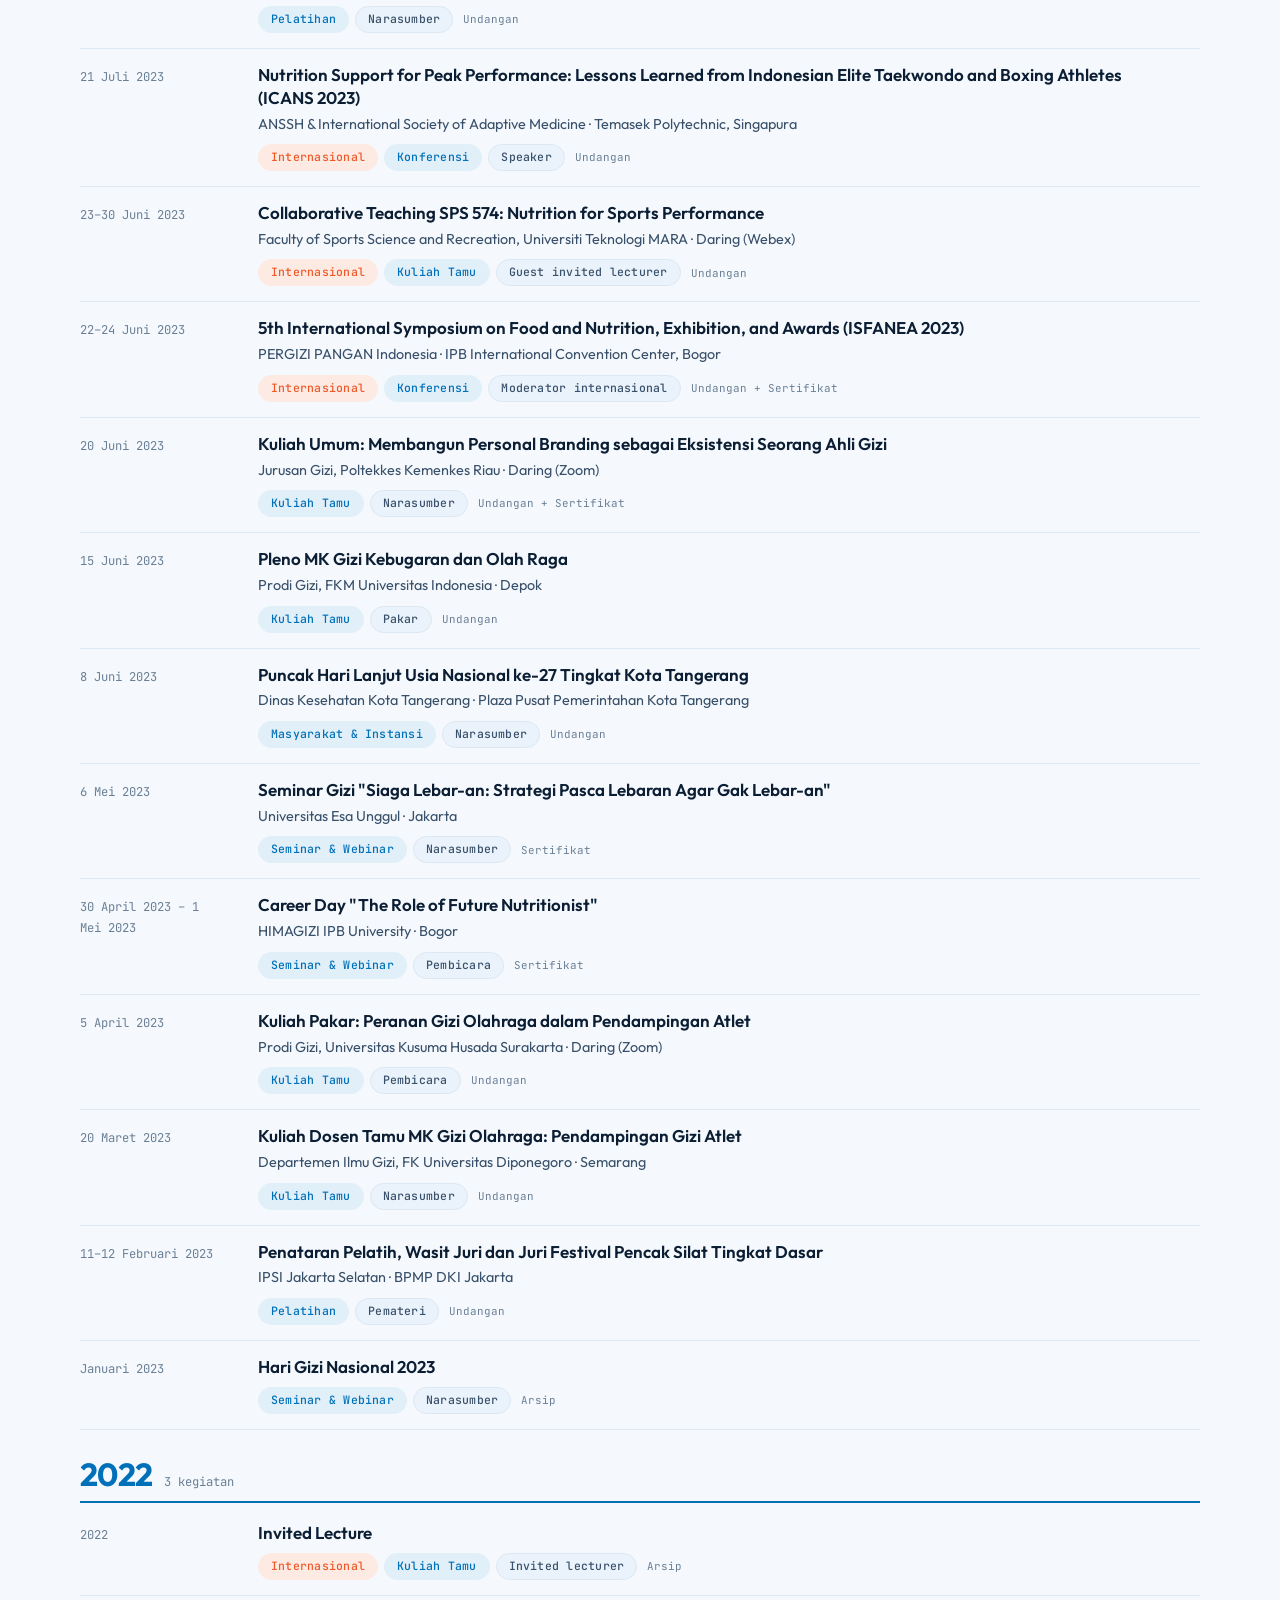
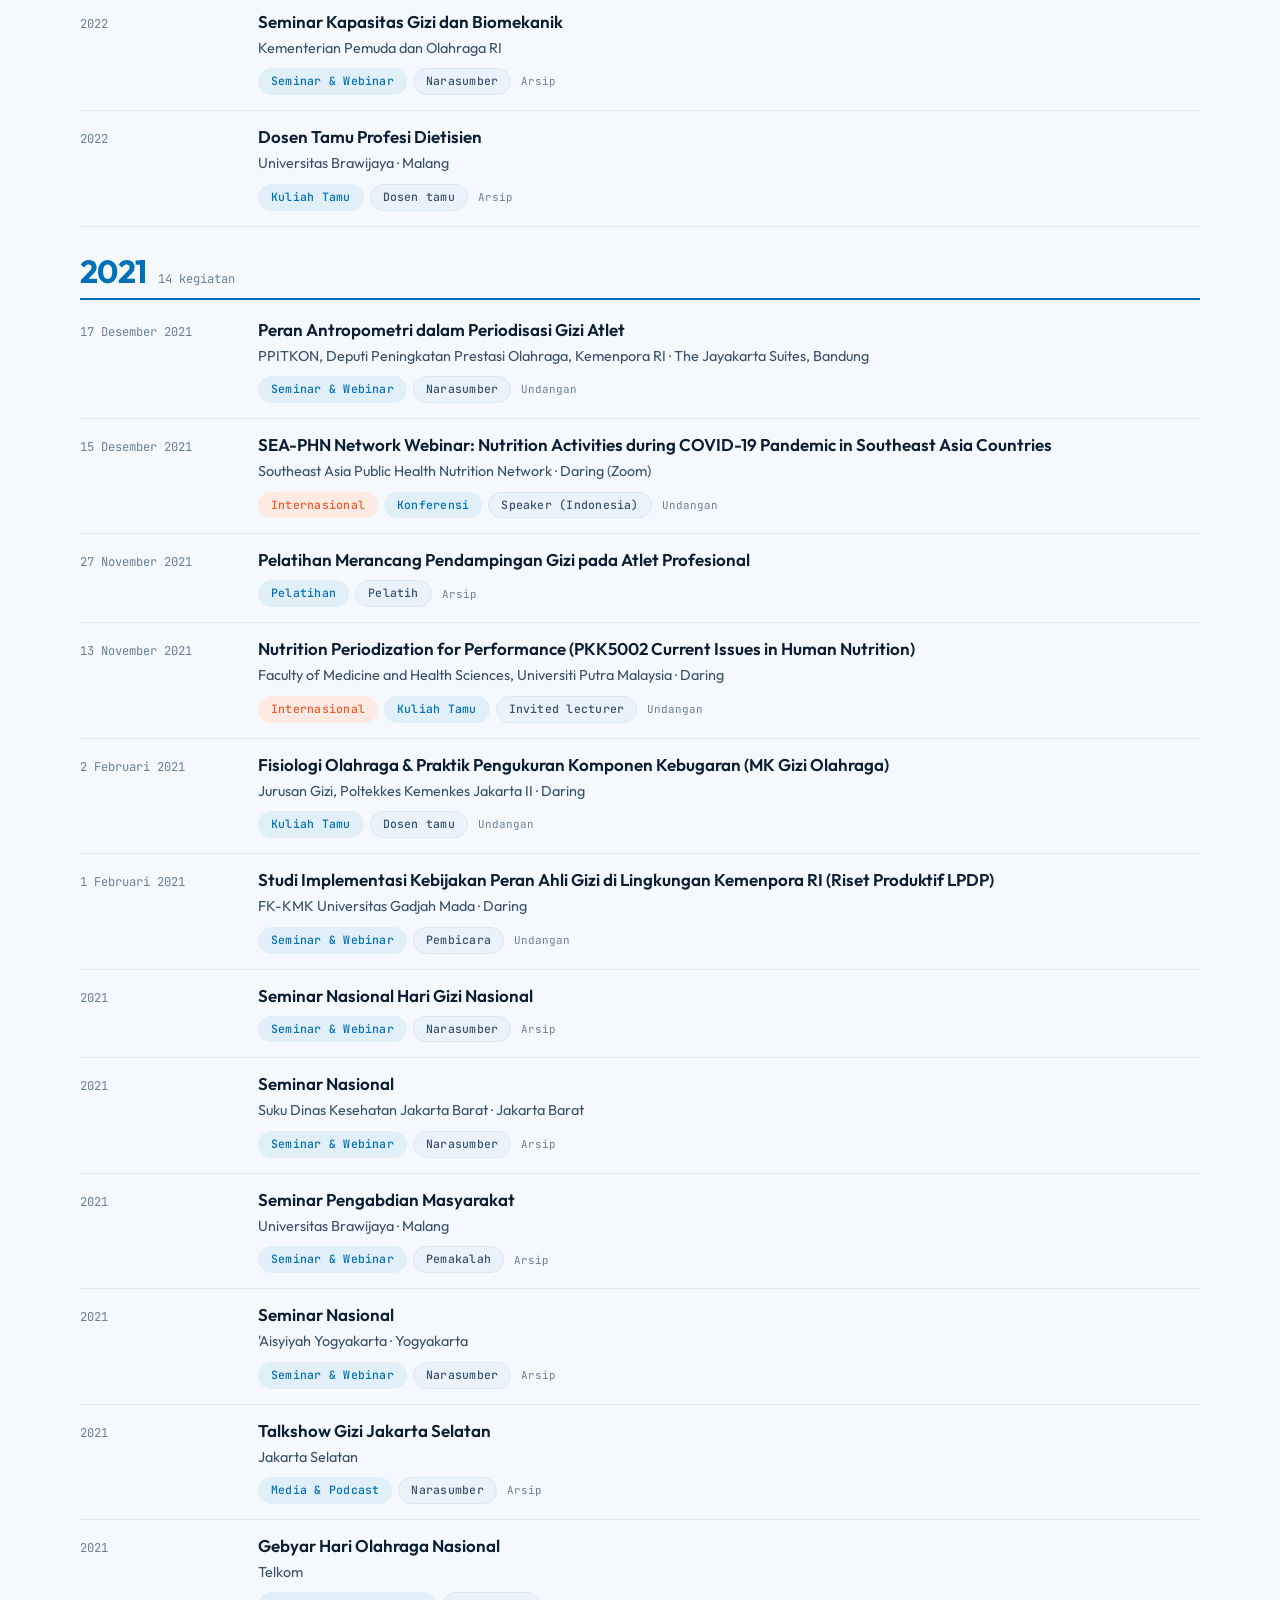
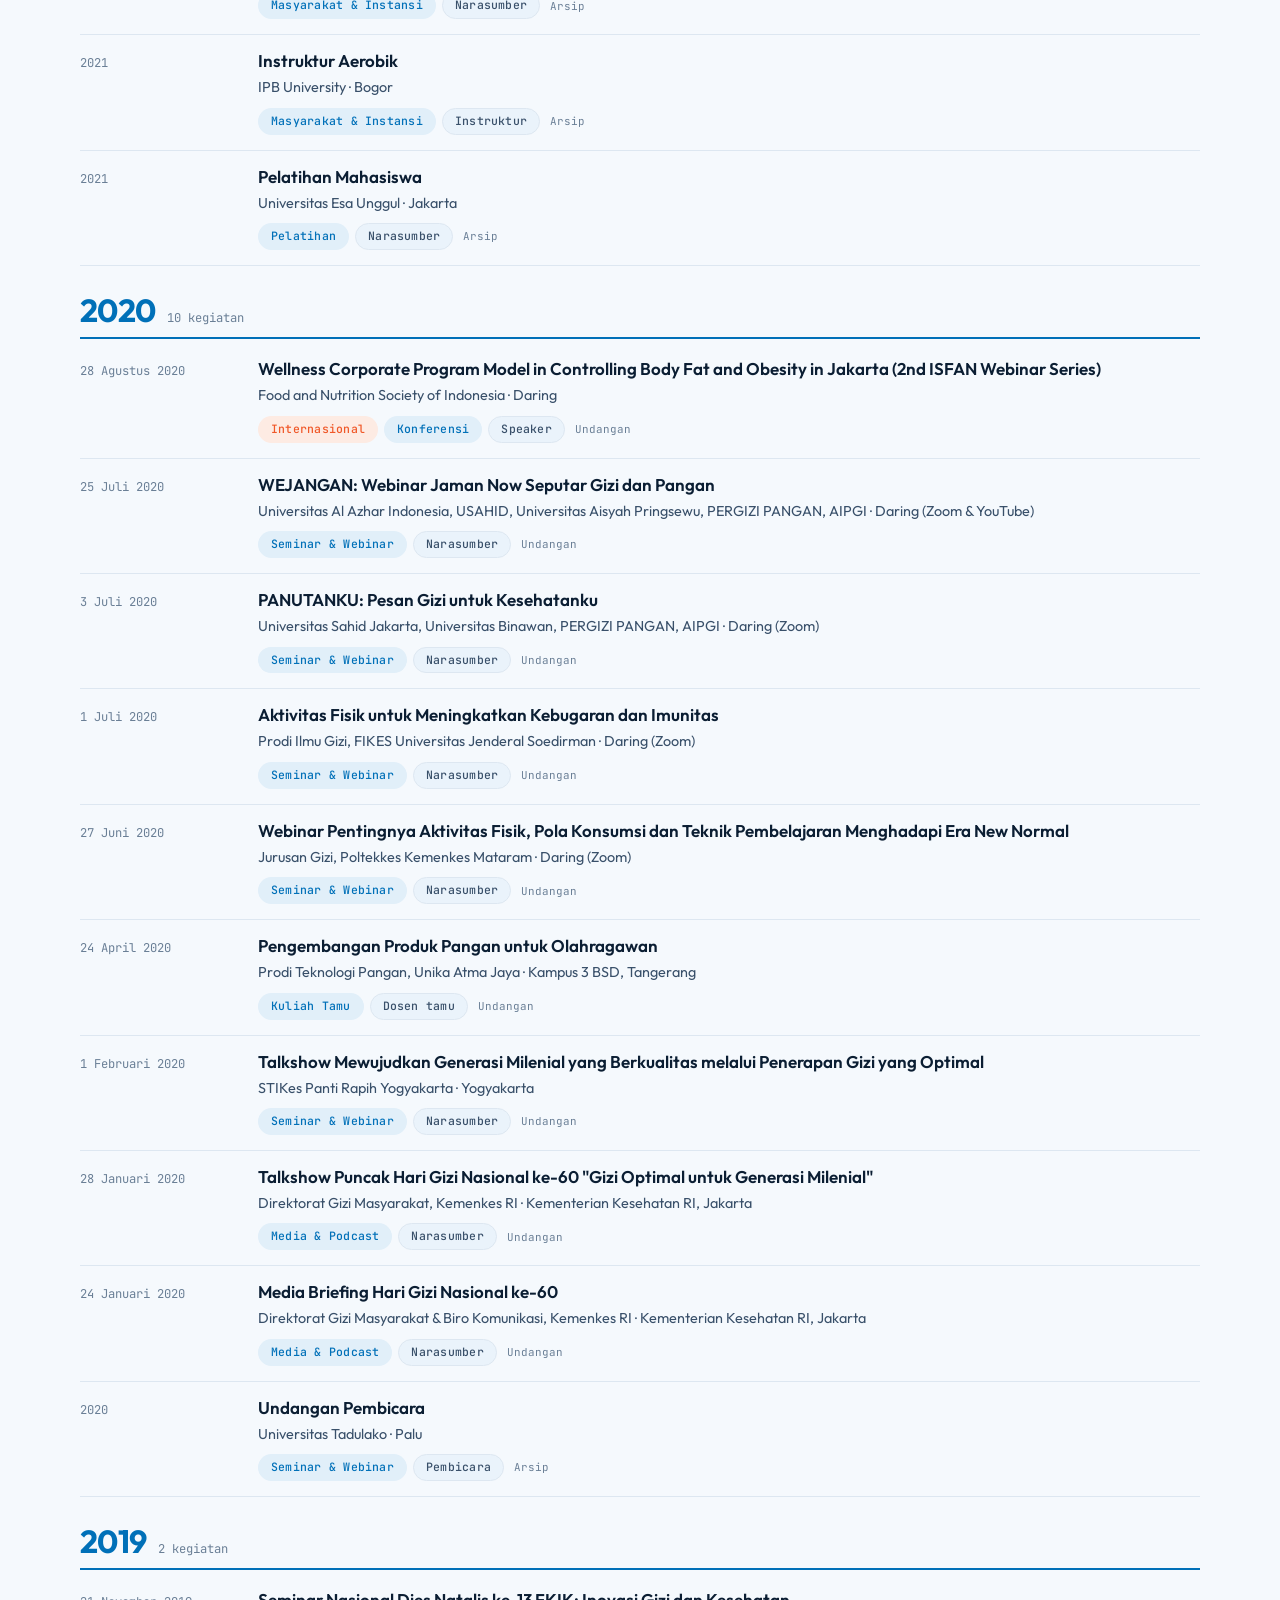
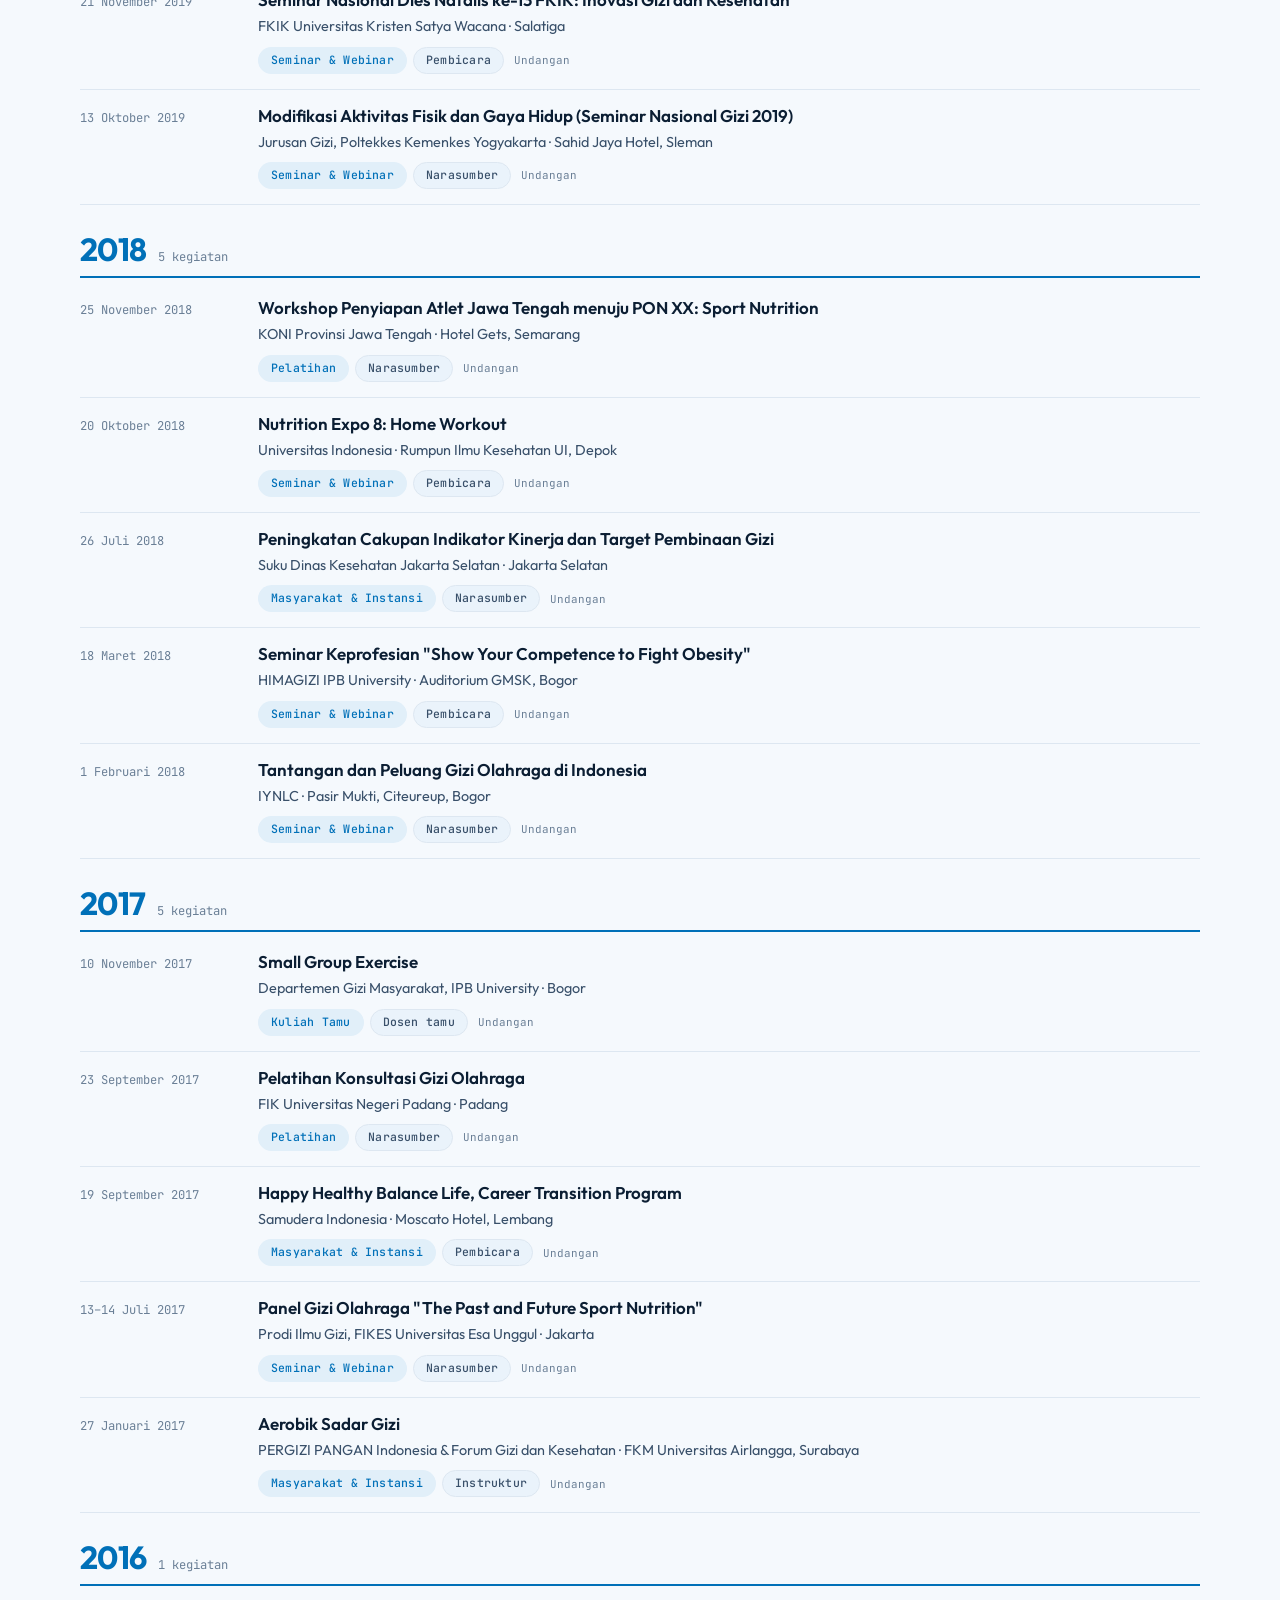
<file: pembicara.html>
<!doctype html>
<html lang="id">
<head>
  <meta charset="utf-8">
  <meta name="viewport" content="width=device-width, initial-scale=1">
  <title>Portofolio Pembicara | Assoc. Prof. Dr. Mury Kuswari</title>
  <meta name="description" content="Rekam jejak Assoc. Prof. Dr. Mury Kuswari sebagai pembicara, narasumber, dan dosen tamu gizi olahraga dan kebugaran, nasional dan internasional, dikelompokkan per tahun sejak 2014.">
  <link rel="canonical" href="https://murykuswari.com/pembicara.html">
  <meta property="og:title" content="Portofolio Pembicara Assoc. Prof. Dr. Mury Kuswari">
  <meta property="og:image" content="https://murykuswari.com/assets/img/mury.jpg">
  <meta name="theme-color" content="#003a63">
  <link rel="icon" href="assets/img/favicon.svg" type="image/svg+xml">
  <link rel="preconnect" href="https://fonts.googleapis.com">
  <link rel="preconnect" href="https://fonts.gstatic.com" crossorigin>
  <link href="https://fonts.googleapis.com/css2?family=Outfit:wght@300;400;500;600;700;800&family=JetBrains+Mono:wght@400;500&display=swap" rel="stylesheet">
  <link rel="stylesheet" href="assets/css/style.css?v=2026u">
</head>
<body>
  <header id="site-header"></header>
  <main>
    <div class="page-hero">
      <div class="wrap">
        <div class="print-only" style="margin-bottom:6px"><strong>Assoc. Prof. Dr. Mury Kuswari, S.Pd., M.Si</strong> · Universitas Esa Unggul · murykuswari.com</div>
        <span class="eyebrow">Portofolio Pembicara</span>
        <h1>Berbagi ilmu gizi olahraga, dari puskesmas sampai panggung dunia</h1>
        <p class="no-print">Rekam jejak sebagai pembicara, narasumber, dan dosen tamu sampai saat ini, disusun dari surat undangan, surat penugasan, dan sertifikat. Dikelompokkan per tahun; gunakan filter untuk melihat kategori tertentu.</p>
      </div>
    </div>

    <section style="padding-top:6px">
      <div class="wrap">
        <div class="pub-stats" id="stats"></div>

        <div class="card sp-reach no-print">
          <div><span class="sp-label">Negara</span><p id="negara"></p></div>
          <div><span class="sp-label">Dipercaya oleh</span><p>Kemenkes RI, Kemenpora RI, Kemen PPPA, TVRI, PBSI, PB Taekwondo Indonesia, KONI, FKM UI, IPB University, Universitas Brawijaya, UGM, UNDIP, University of Jordan, Universiti Malaya, UKM, UPM, UiTM</p></div>
        </div>

        <div class="toolbar">
          <div class="filters" id="filters" role="group" aria-label="Filter jenis kegiatan"></div>
          <select id="scope" aria-label="Filter lingkup" style="width:auto">
            <option value="">Semua lingkup</option>
            <option value="I">Internasional</option>
            <option value="N">Nasional</option>
          </select>
          <input class="search" id="q" type="search" placeholder="Cari topik, instansi, kota…" aria-label="Cari kegiatan pembicara">
        </div>

        <div class="toolbar no-print" style="margin-top:-12px">
          <button class="btn btn-dark btn-sm" id="print">Cetak / Simpan PDF</button>
          <button class="btn btn-ghost btn-sm" id="csv">Unduh CSV (Excel)</button>
          <a class="btn btn-ghost btn-sm" href="mailto:mury@esaunggul.ac.id?subject=Undangan%20Narasumber">Undang sebagai pembicara</a>
          <span id="count" style="margin-left:auto;color:var(--muted);font-size:.9rem"></span>
        </div>

        <nav class="sp-years no-print" id="years" aria-label="Lompat ke tahun"></nav>
        <div id="out"></div>

        <p class="disclaimer">Sumber: arsip surat undangan, surat penugasan, dan sertifikat Assoc. Prof. Dr. Mury Kuswari, diperbarui November 2026. Label <b>Undangan</b> berarti tercatat dari surat undangan atau penugasan, <b>Sertifikat</b> dari sertifikat, dan <b>Arsip</b> dari catatan berkas sehingga detailnya terbatas. Dokumen asli tidak ditampilkan karena memuat data pribadi.</p>
      </div>
    </section>
  </main>
  <footer id="site-footer"></footer>

  <script src="config.js"></script>
  <script src="data/pembicara.js"></script>
  <script src="assets/js/main.js?v=2026n"></script>
  <script src="assets/js/pembicara.js"></script>
</body>
</html>
</file>
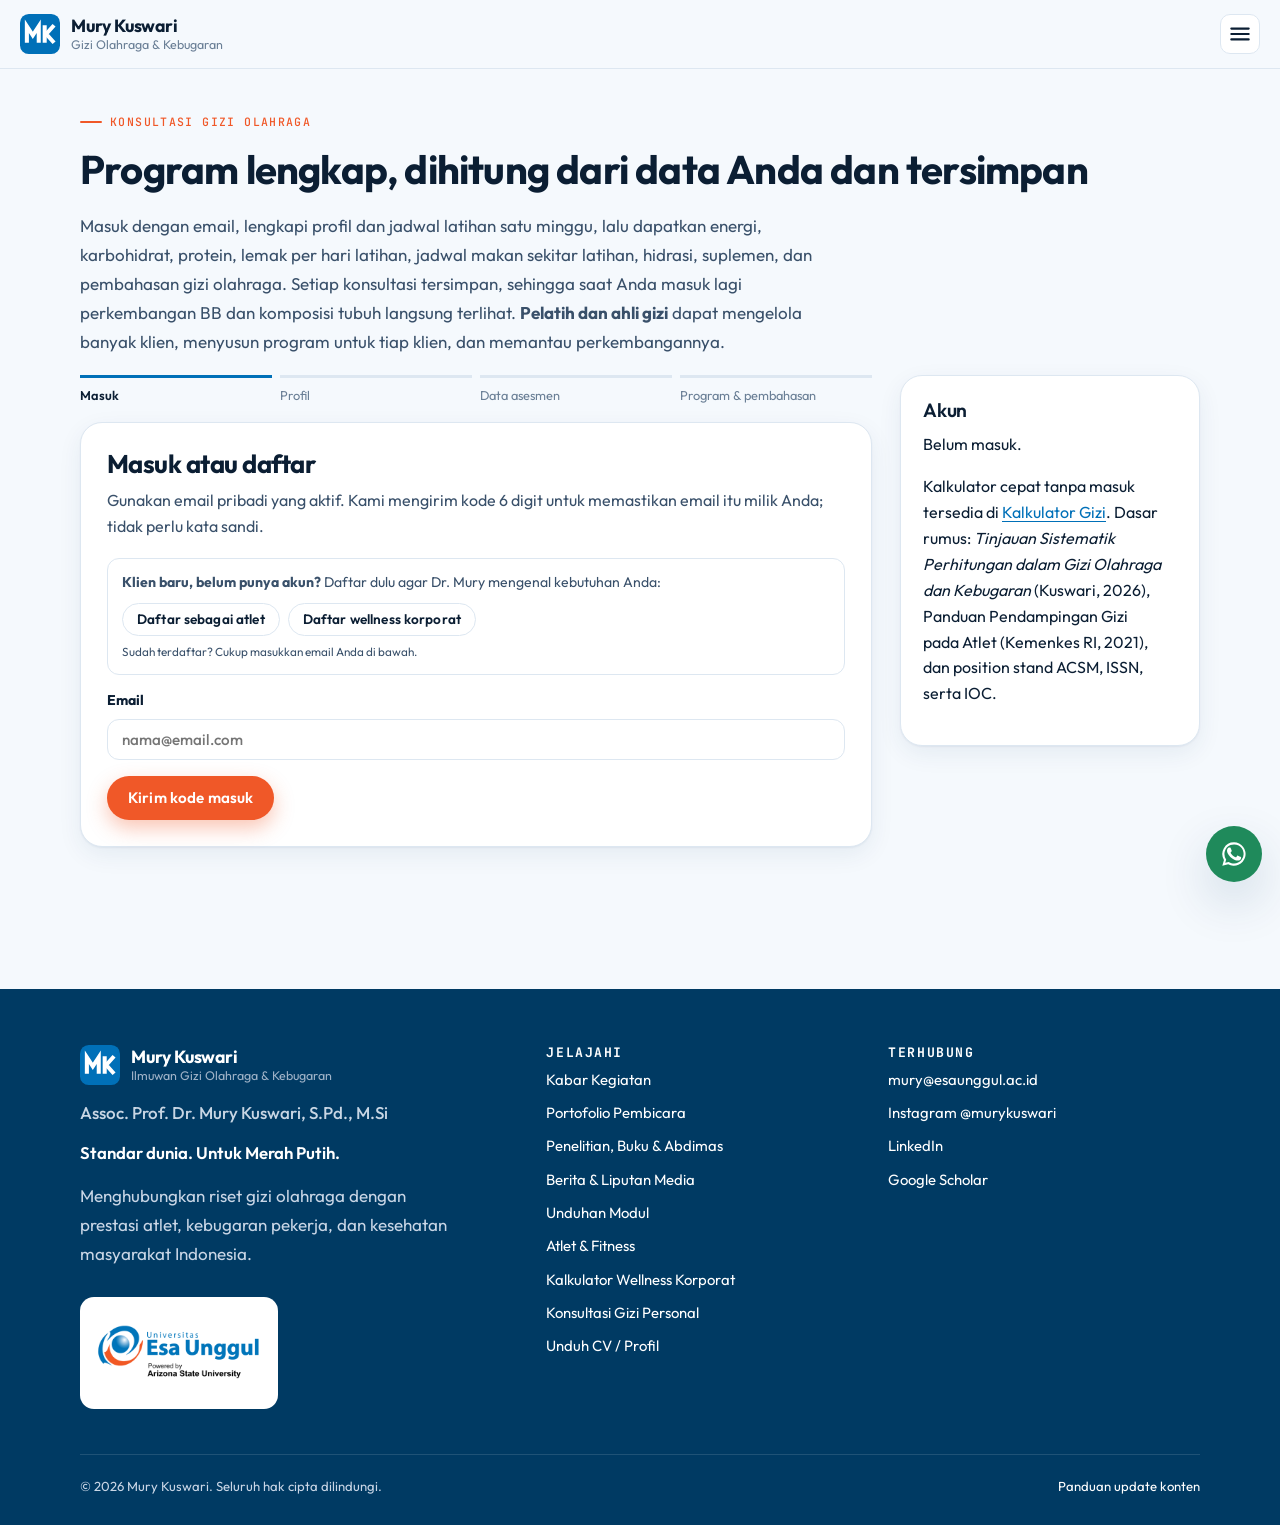
<file: program.html>
<!doctype html>
<html lang="id">
<head>
  <meta charset="utf-8">
  <meta name="viewport" content="width=device-width, initial-scale=1">
  <title>Program Gizi Olahraga Personal | Assoc. Prof. Dr. Mury Kuswari</title>
  <link rel="canonical" href="https://murykuswari.com/konsultasi/">
  <meta http-equiv="refresh" content="0; url=konsultasi/">
  <meta name="robots" content="noindex">
  <script>location.replace("konsultasi/");</script>
</head>
<body>
  <p>Program Gizi Personal kini ada di <a href="konsultasi/">murykuswari.com/konsultasi</a>.</p>
</body>
</html>
</file>
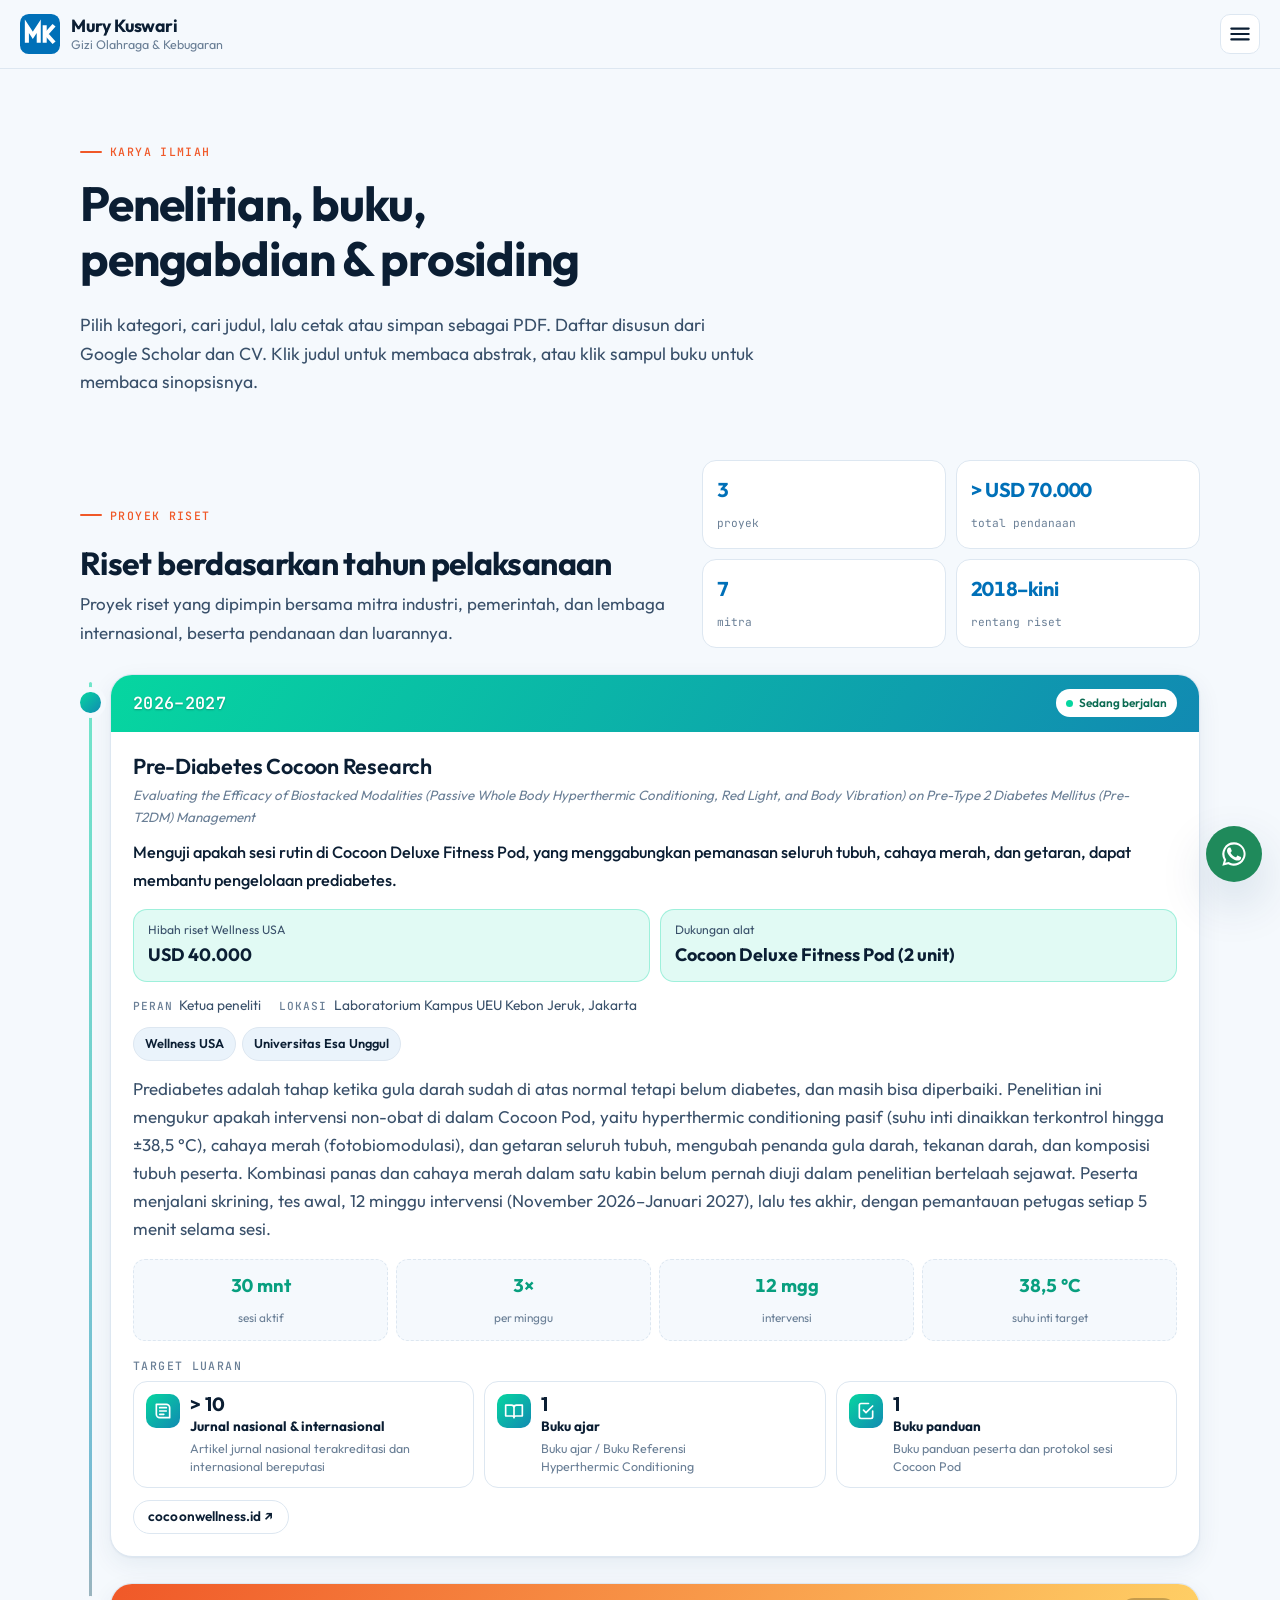
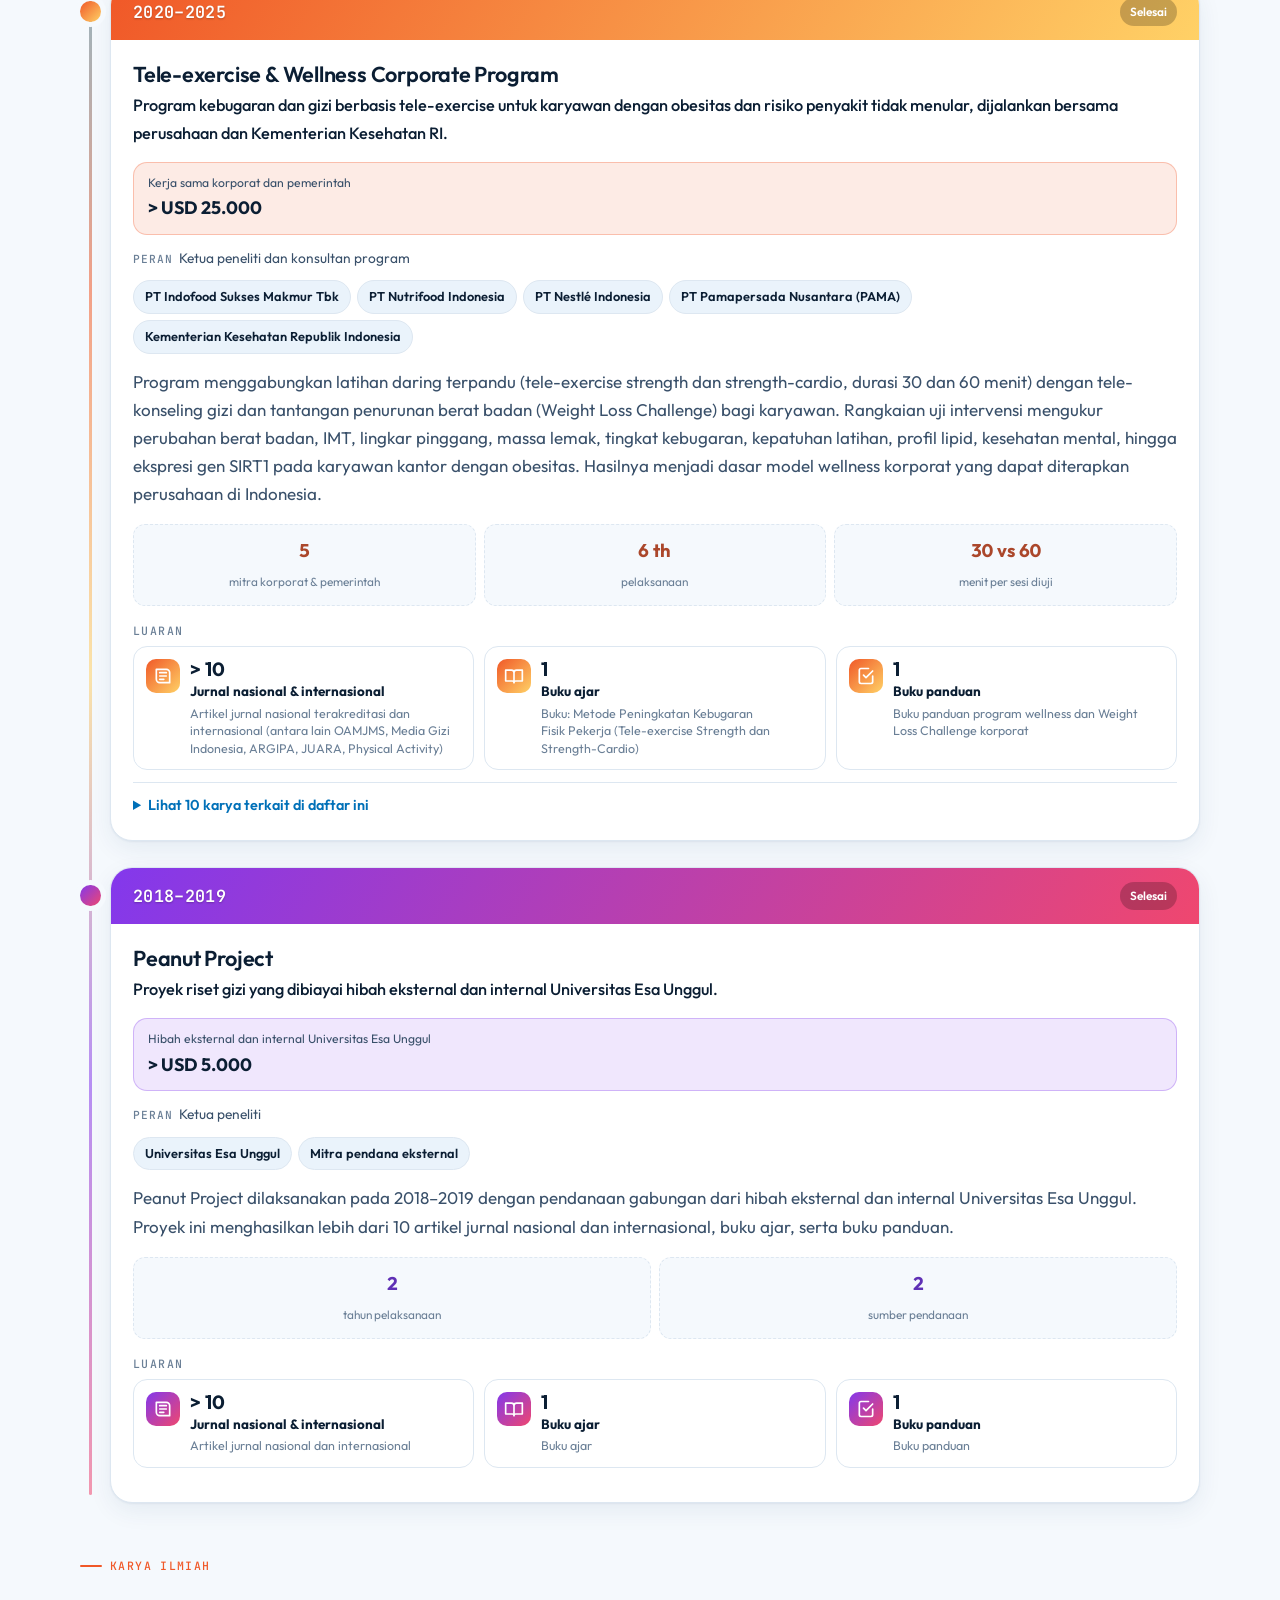
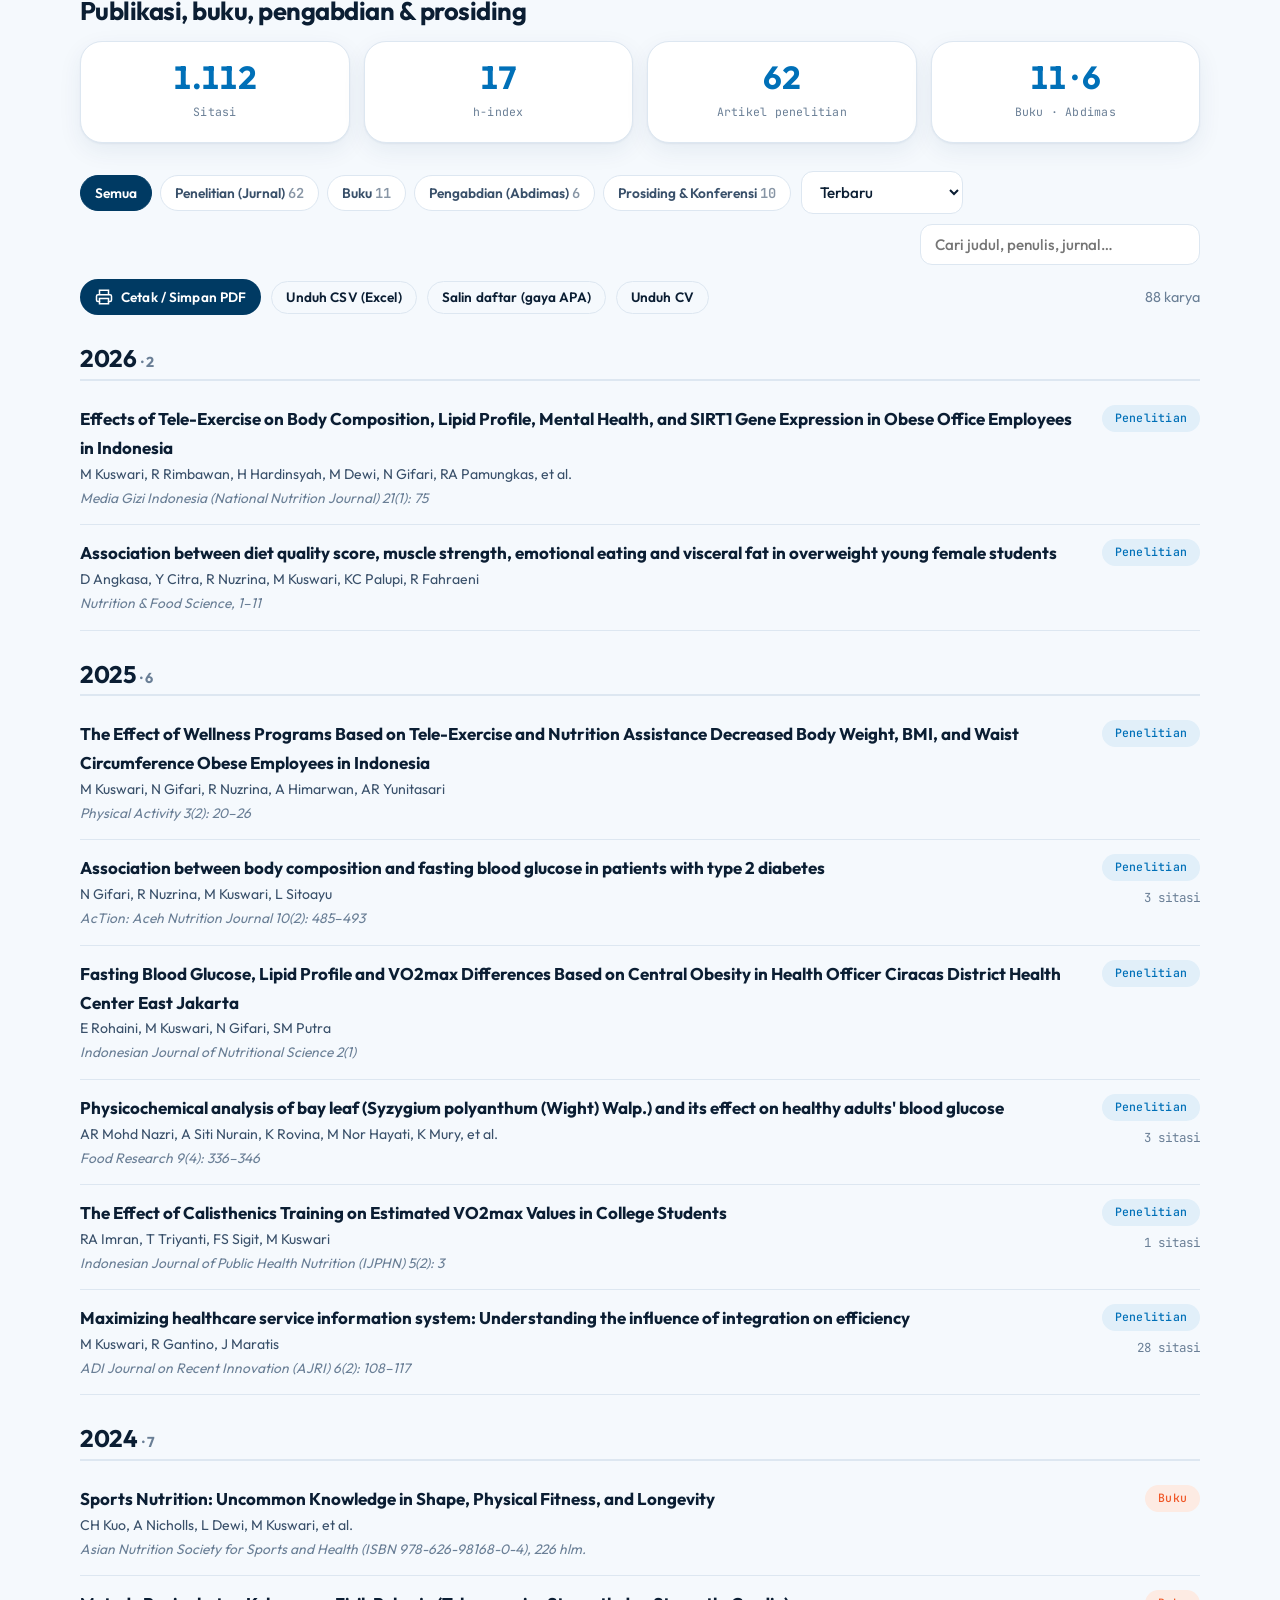
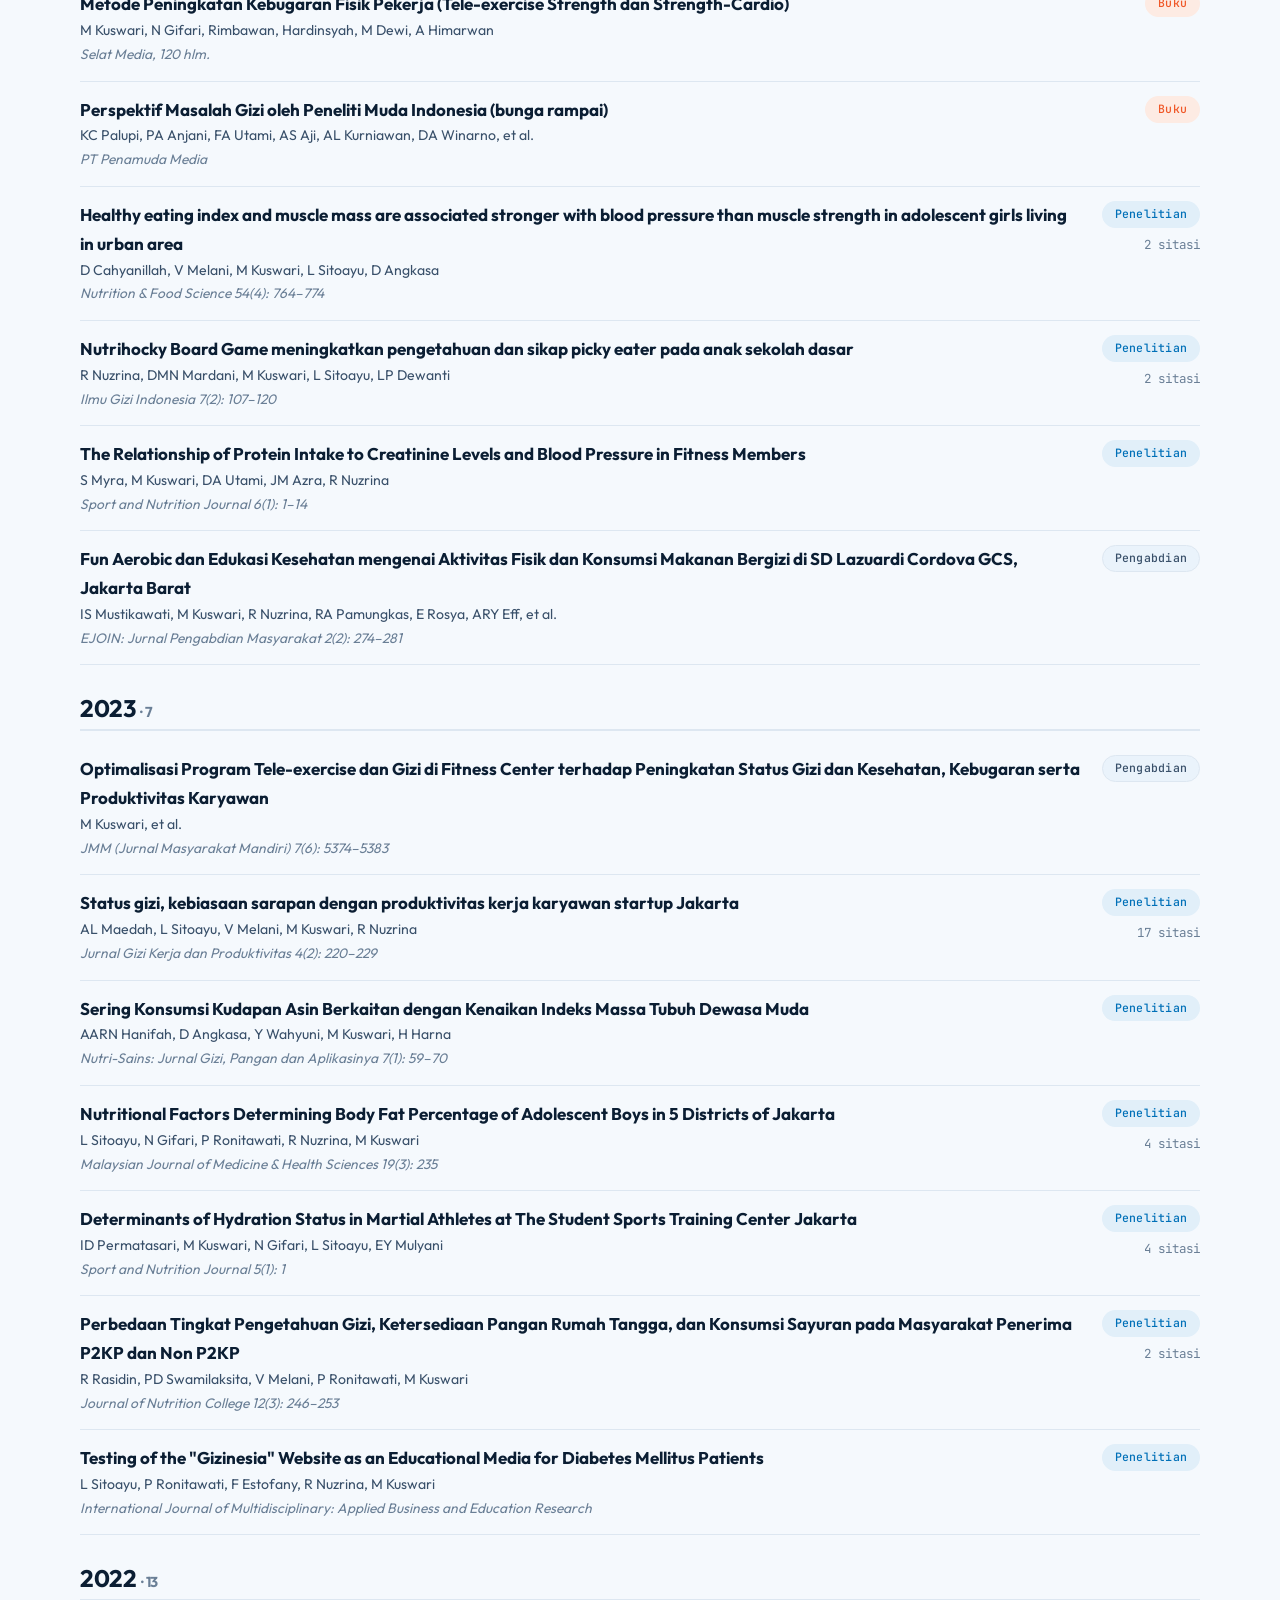
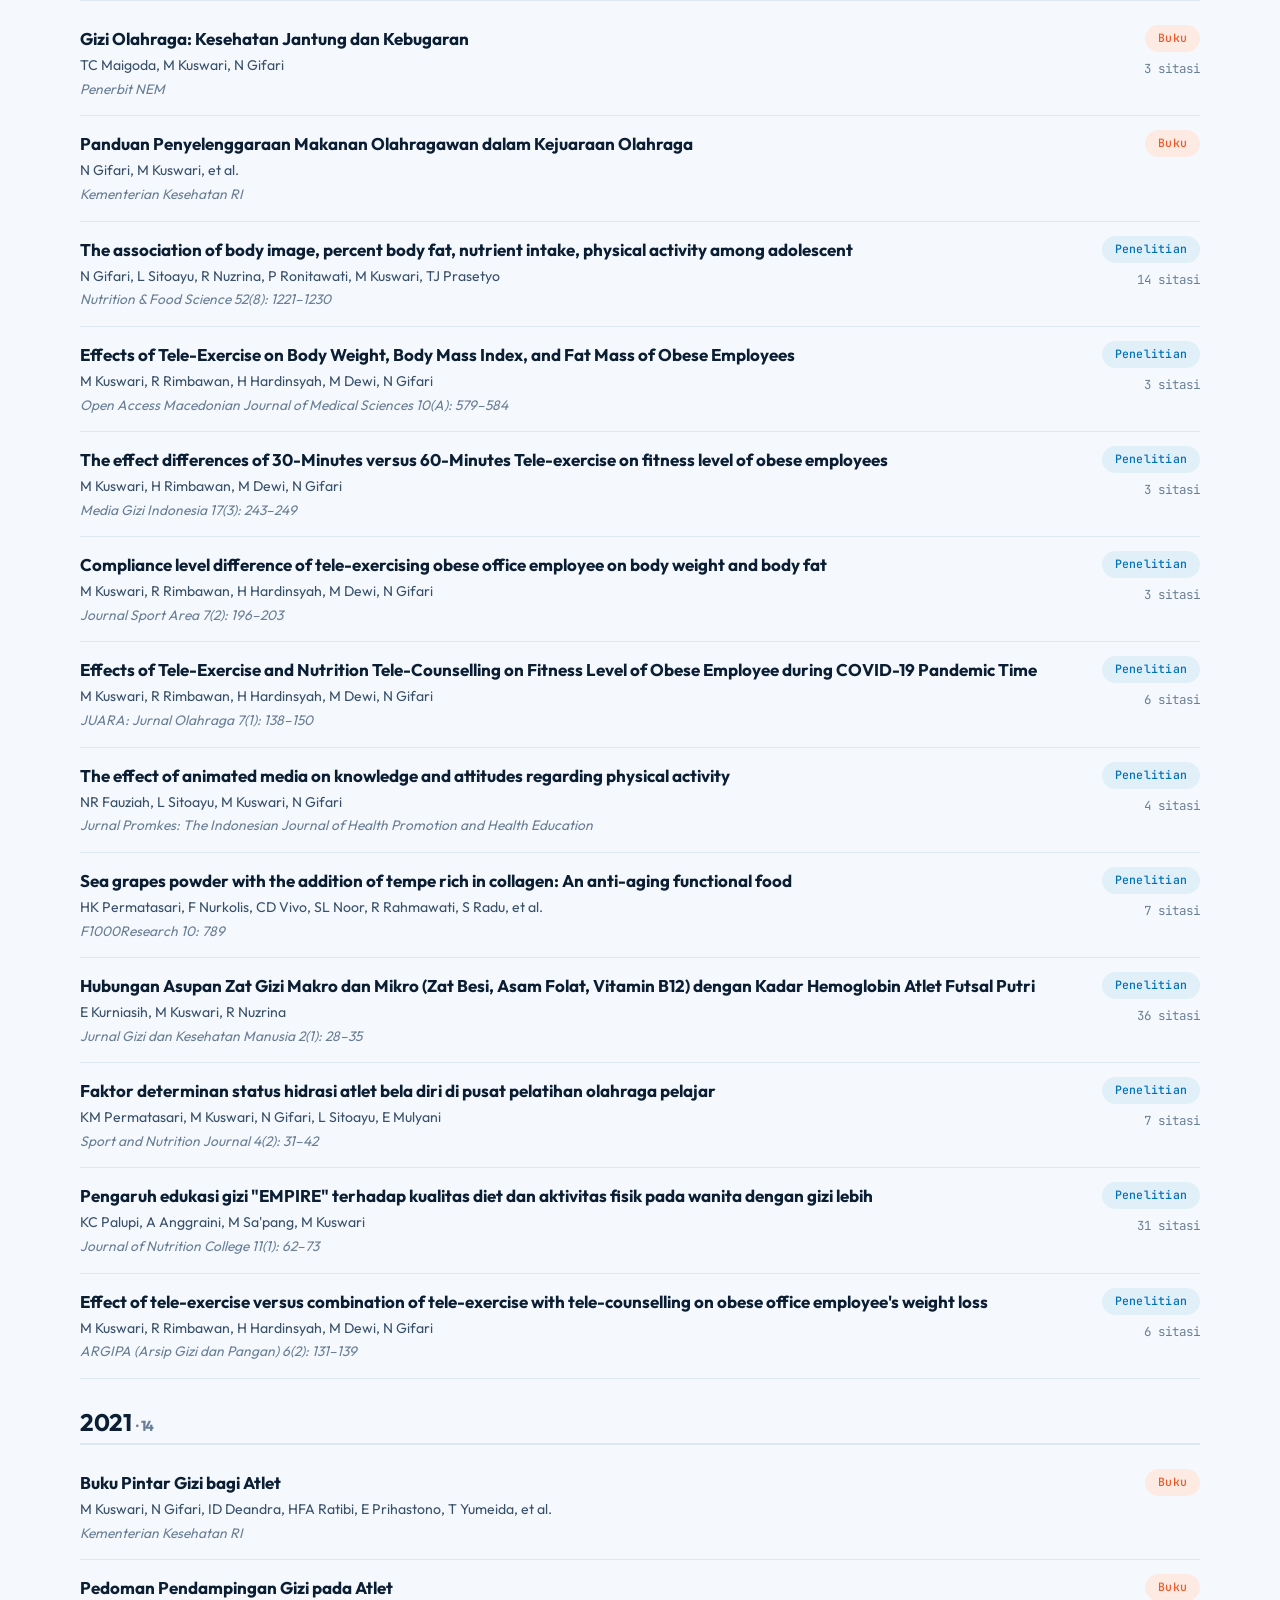
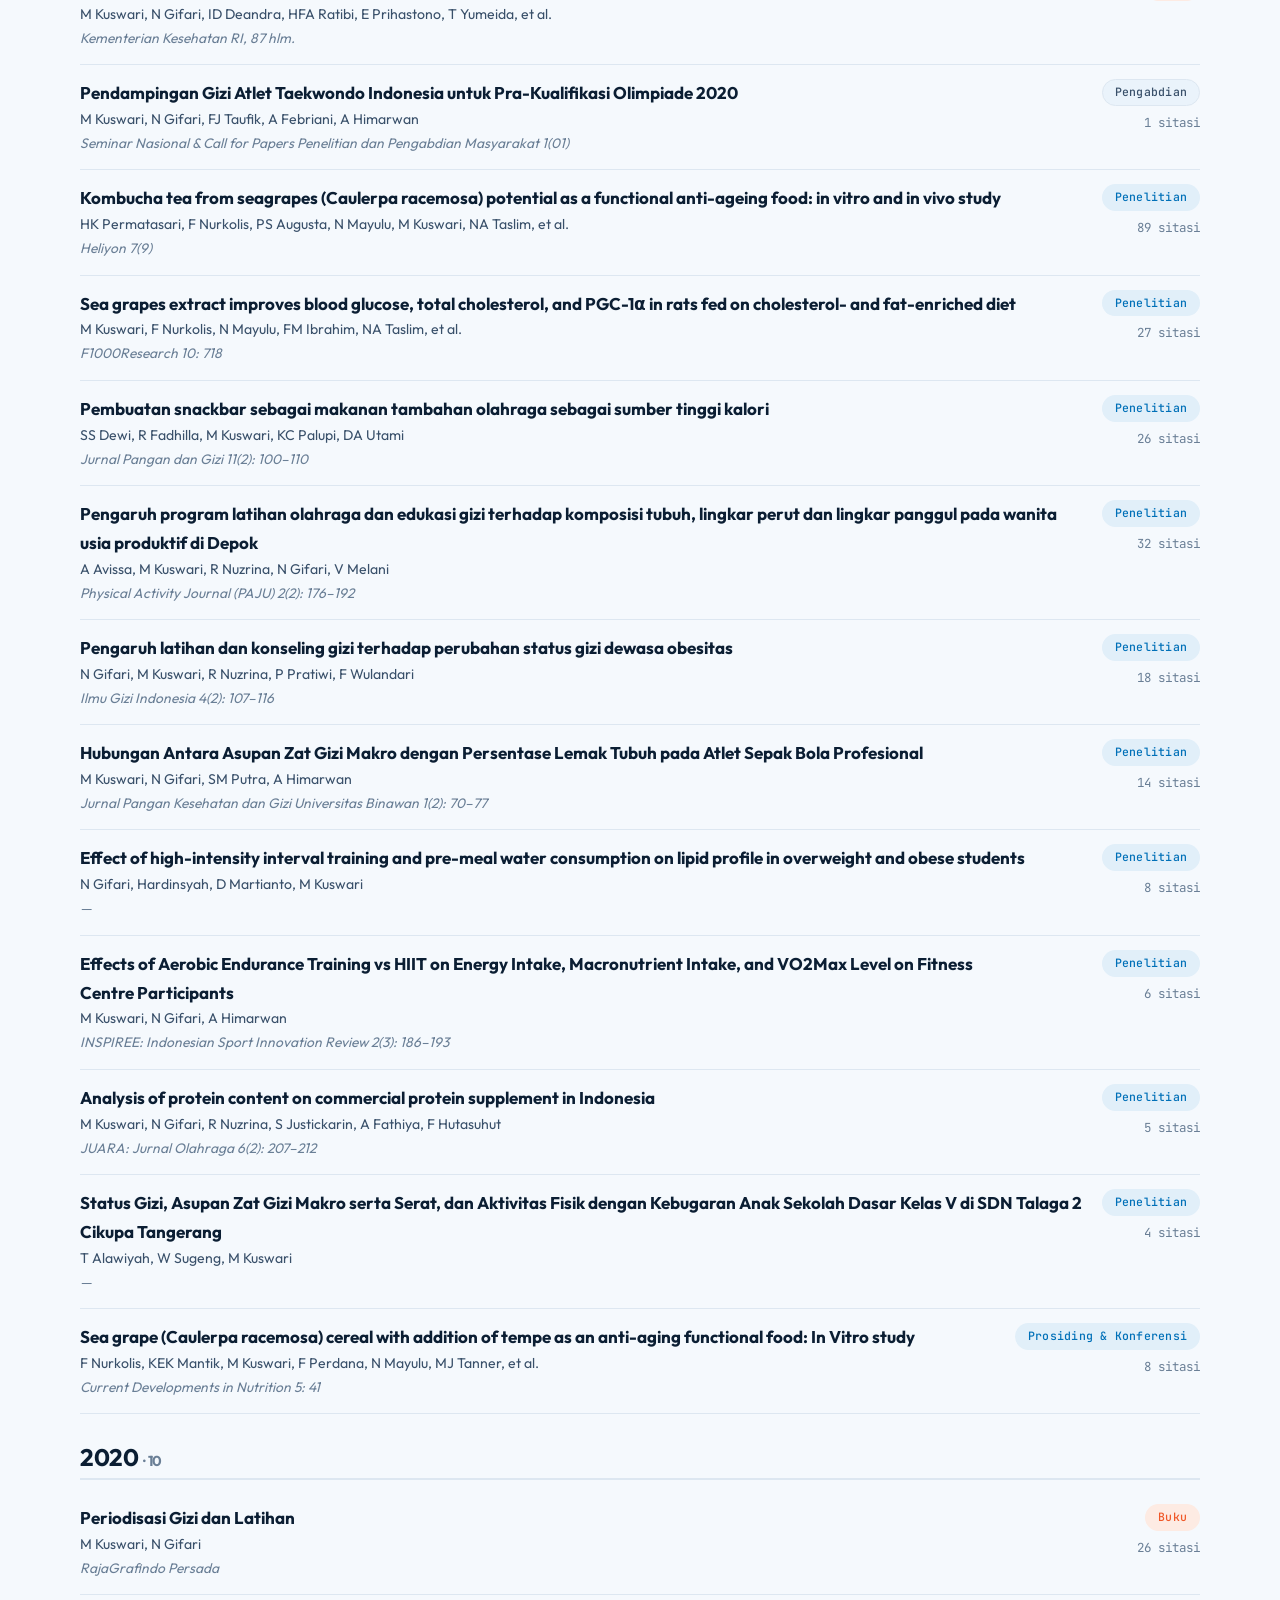
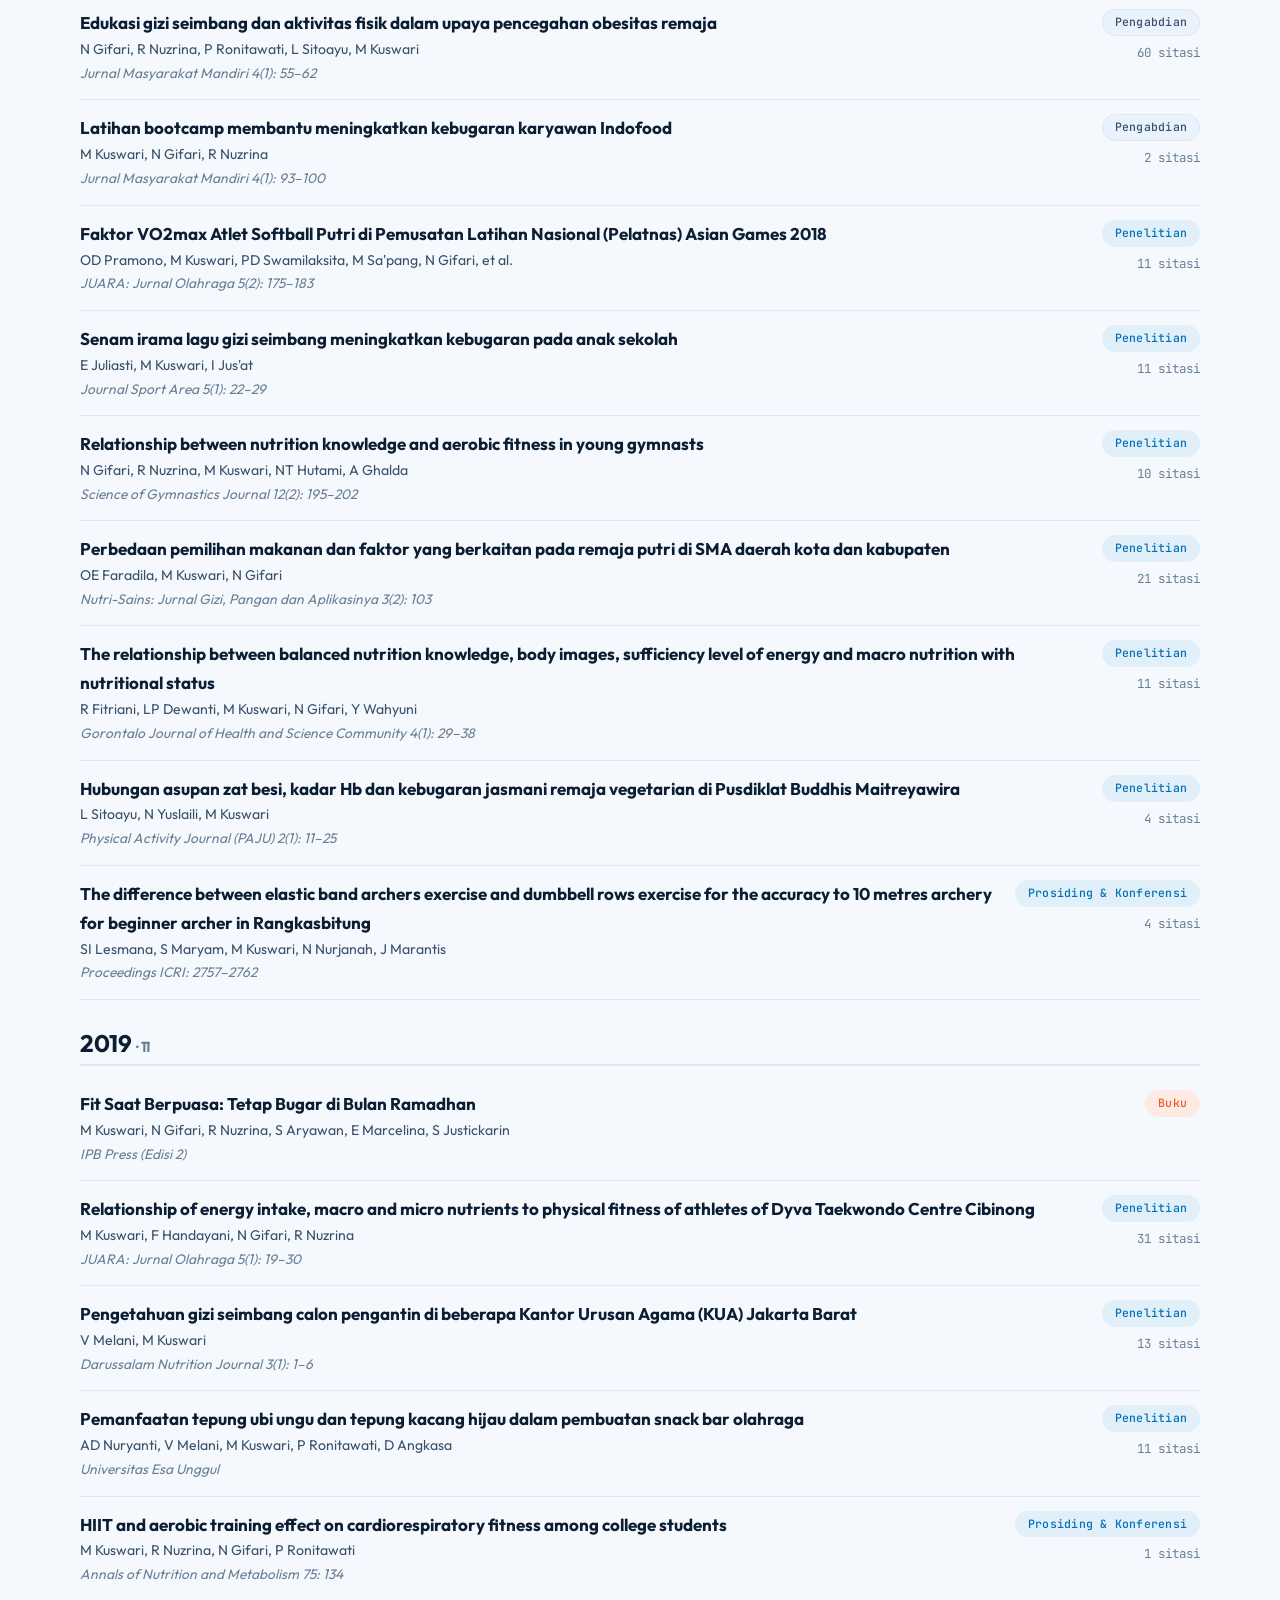
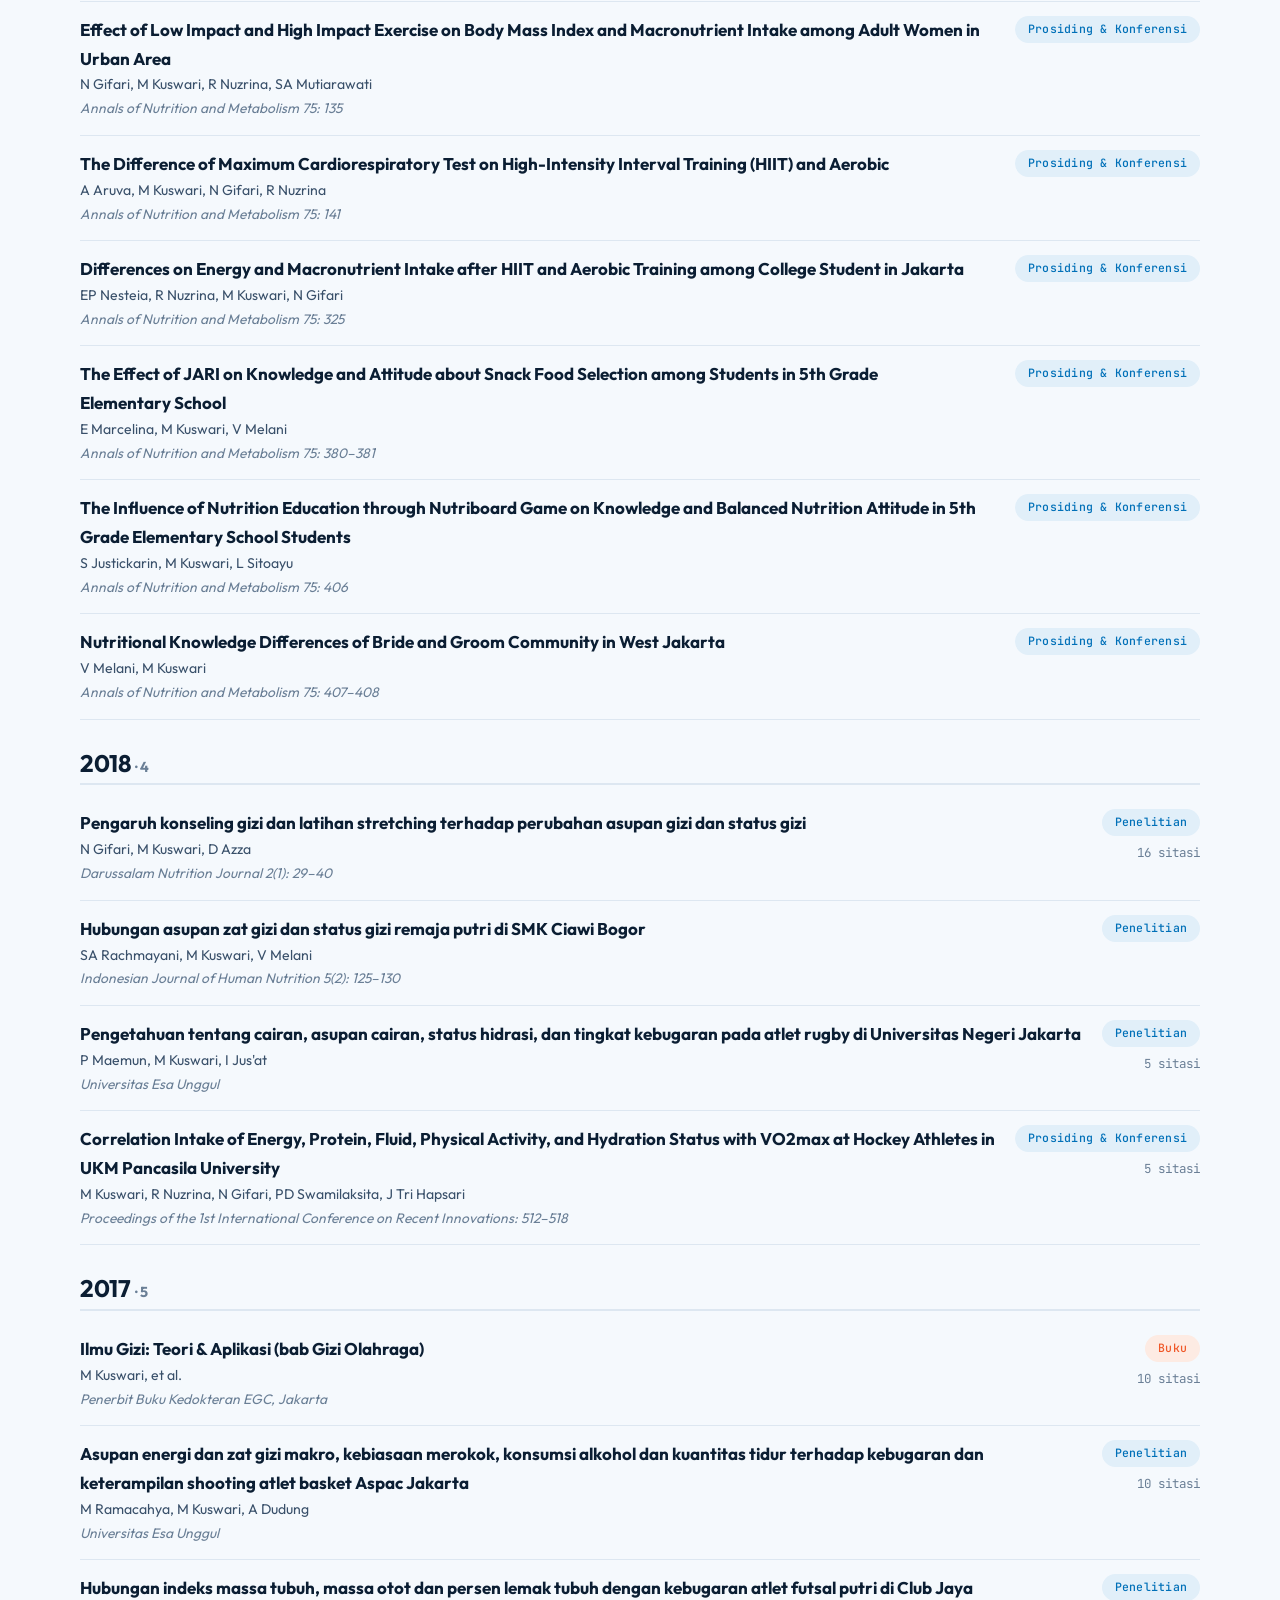
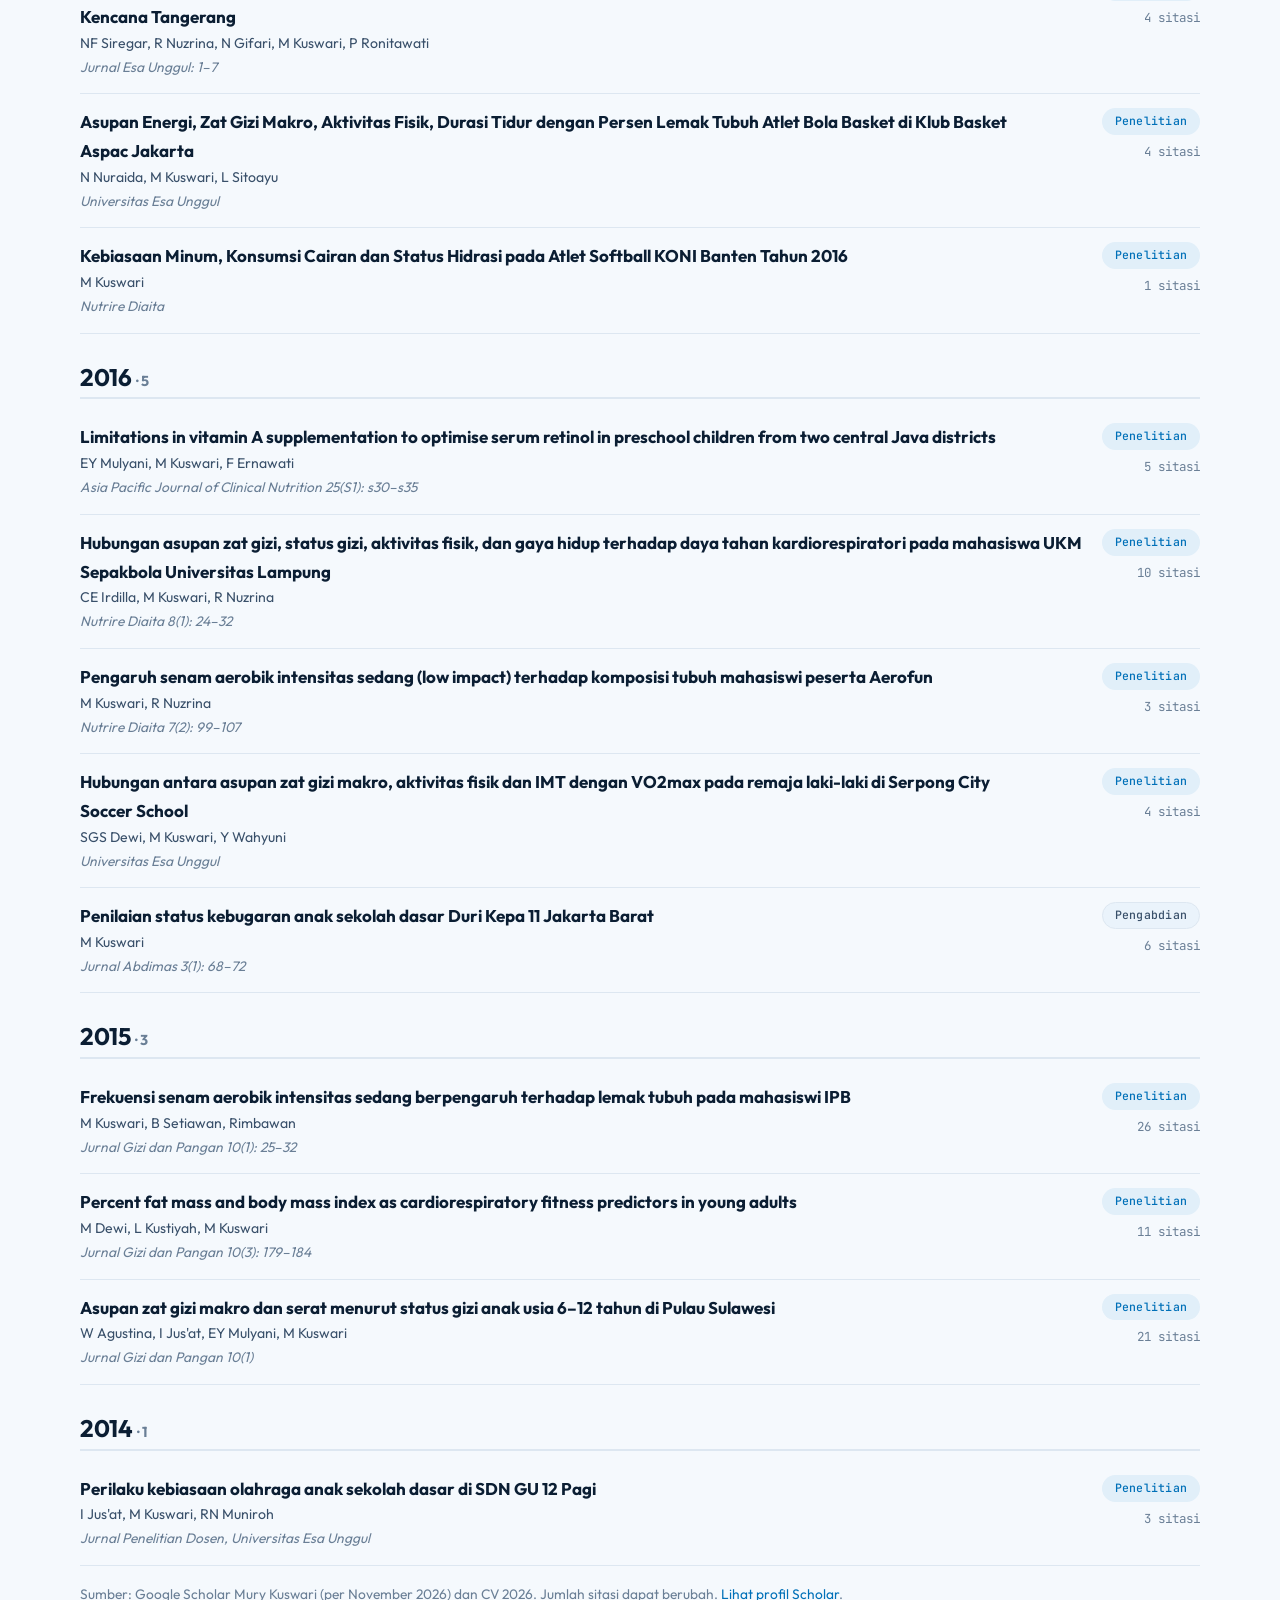
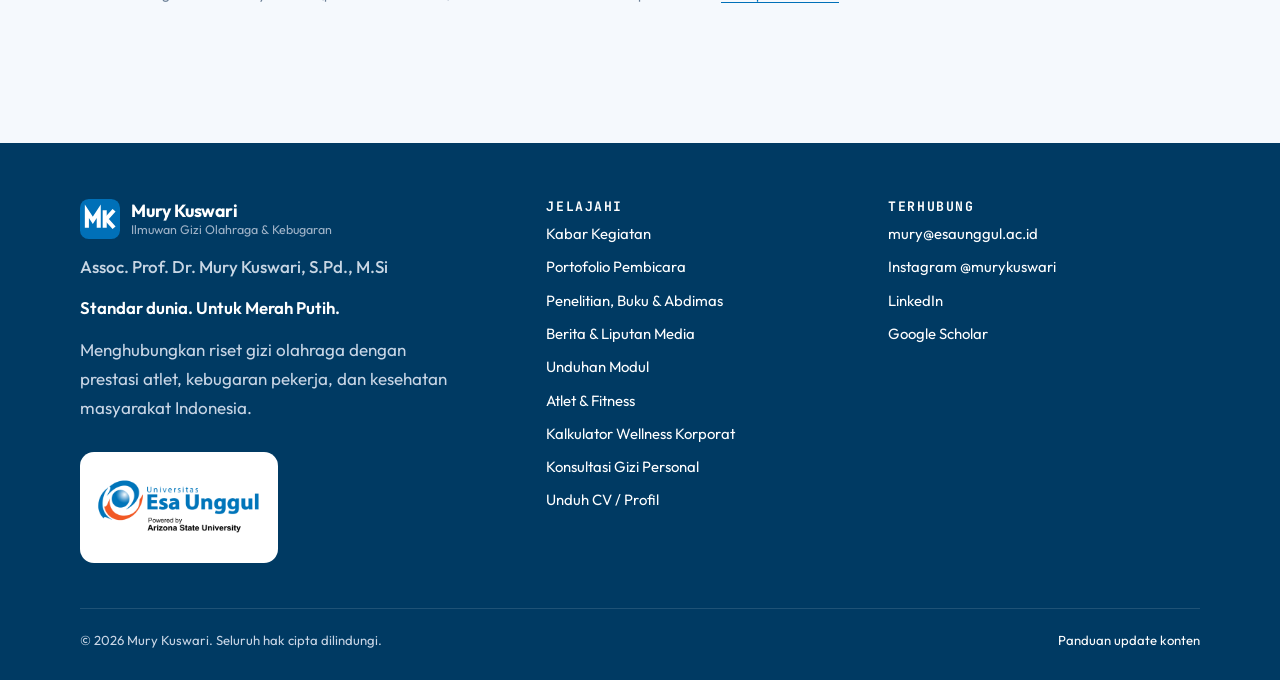
<file: publikasi.html>
<!doctype html>
<html lang="id">
<head>
  <meta charset="utf-8">
  <meta name="viewport" content="width=device-width, initial-scale=1">
  <title>Penelitian, Buku & Abdimas | Assoc. Prof. Dr. Mury Kuswari</title>
  <meta name="description" content="Daftar penelitian, buku, pengabdian masyarakat, dan prosiding Assoc. Prof. Dr. Mury Kuswari di bidang gizi olahraga dan kebugaran. Bisa dicetak dan diunduh.">
  <link rel="canonical" href="https://murykuswari.com/publikasi.html">
  <meta property="og:title" content="Karya Ilmiah Assoc. Prof. Dr. Mury Kuswari">
  <meta property="og:image" content="https://murykuswari.com/assets/img/mury.jpg">
  <meta name="theme-color" content="#003a63">
  <link rel="icon" href="assets/img/favicon.svg" type="image/svg+xml">
  <link rel="preconnect" href="https://fonts.googleapis.com">
  <link rel="preconnect" href="https://fonts.gstatic.com" crossorigin>
  <link href="https://fonts.googleapis.com/css2?family=Outfit:wght@300;400;500;600;700;800&family=JetBrains+Mono:wght@400;500&display=swap" rel="stylesheet">
  <link rel="stylesheet" href="assets/css/style.css?v=2026u">
</head>
<body>
  <header id="site-header"></header>
  <main>
    <div class="page-hero">
      <div class="wrap">
        <div class="print-only" style="margin-bottom:6px"><strong>Assoc. Prof. Dr. Mury Kuswari, S.Pd., M.Si</strong> · Universitas Esa Unggul · murykuswari.com</div>
        <span class="eyebrow">Karya Ilmiah</span>
        <h1 id="page-title">Penelitian, buku, pengabdian &amp; prosiding</h1>
        <p class="no-print">Pilih kategori, cari judul, lalu cetak atau simpan sebagai PDF. Daftar disusun dari Google Scholar dan CV. Klik judul untuk membaca abstrak, atau klik sampul buku untuk membaca sinopsisnya.</p>
      </div>
    </div>

    <section style="padding-top:6px">
      <div class="wrap">
        <div class="pj" id="proyek"></div>

        <span class="eyebrow">Karya ilmiah</span>
        <h2 style="margin:6px 0 16px">Publikasi, buku, pengabdian &amp; prosiding</h2>
        <div class="pub-stats" id="stats"></div>

        <div class="toolbar">
          <div class="filters" id="types" role="group" aria-label="Jenis karya"></div>
          <select id="sort" aria-label="Urutkan" style="width:auto">
            <option value="year">Terbaru</option>
            <option value="cite">Sitasi terbanyak</option>
          </select>
          <input class="search" id="q" type="search" placeholder="Cari judul, penulis, jurnal…" aria-label="Cari karya">
        </div>

        <div class="toolbar no-print" style="margin-top:-12px">
          <button class="btn btn-dark btn-sm" id="print">
            <svg viewBox="0 0 24 24" fill="none" stroke="currentColor" stroke-width="2" stroke-linecap="round"><path d="M6 9V3h12v6M6 18H4a2 2 0 0 1-2-2v-5a2 2 0 0 1 2-2h16a2 2 0 0 1 2 2v5a2 2 0 0 1-2 2h-2"/><rect x="6" y="14" width="12" height="7"/></svg>
            Cetak / Simpan PDF
          </button>
          <button class="btn btn-ghost btn-sm" id="csv">Unduh CSV (Excel)</button>
          <button class="btn btn-ghost btn-sm" id="apa">Salin daftar (gaya APA)</button>
          <a class="btn btn-ghost btn-sm" data-cv href="#">Unduh CV</a>
          <span id="count" style="margin-left:auto;color:var(--muted);font-size:.9rem"></span>
        </div>

        <div id="out"></div>
        <p class="disclaimer">Sumber: Google Scholar Mury Kuswari (<span id="upd"></span>) dan CV 2026. Jumlah sitasi dapat berubah. <a href="https://scholar.google.com/citations?user=Z8e0i-0AAAAJ&hl=en" target="_blank" rel="noopener">Lihat profil Scholar</a>.</p>
      </div>
    </section>
  </main>
  <footer id="site-footer"></footer>

  <script src="config.js"></script>
  <script src="data/publikasi.js"></script>
  <script src="data/buku.js?v=2026p"></script>
  <script src="data/abstrak.js"></script>
  <script src="assets/js/main.js?v=2026n"></script>
  <script src="assets/js/abstrak.js"></script>
  <script src="data/proyek.js?v=1"></script>
  <script src="assets/js/proyek.js?v=1"></script>
  <script>
    document.addEventListener("DOMContentLoaded", () => {
      const MK = window.MK, S = window.SITE;
      const TYPES = { semua: "Semua", jurnal: "Penelitian (Jurnal)", buku: "Buku", abdimas: "Pengabdian (Abdimas)", prosiding: "Prosiding & Konferensi" };
      const all = (window.PUBLIKASI || []).map((p, i) => ({ i, y: p[0], t: p[1], title: p[2], au: p[3], v: p[4], c: p[5] || 0, link: p[6] || "" }));
      let type = ({ "#buku": "buku", "#abdimas": "abdimas", "#penelitian": "jurnal", "#prosiding": "prosiding" })[location.hash] || "semua";

      const n = (t) => t === "buku" ? (window.BUKU || []).length : all.filter((p) => p.t === t).length;
      document.getElementById("stats").innerHTML = `
        <div class="card"><strong>${S.scholarStats.sitasi.toLocaleString("id-ID")}</strong><span>Sitasi</span></div>
        <div class="card"><strong>${S.scholarStats.hIndex}</strong><span>h-index</span></div>
        <div class="card"><strong>${n("jurnal")}</strong><span>Artikel penelitian</span></div>
        <div class="card"><strong>${n("buku")} · ${n("abdimas")}</strong><span>Buku · Abdimas</span></div>`;
      document.getElementById("upd").textContent = "per " + S.scholarStats.diperbarui;

      const typesEl = document.getElementById("types");
      typesEl.innerHTML = Object.entries(TYPES).map(([k, v]) =>
        `<button class="filter-btn" data-t="${k}" aria-pressed="${k === type}">${v}${k === "semua" ? "" : ` <span style="opacity:.6">${n(k)}</span>`}</button>`).join("");

      const q = document.getElementById("q"), sort = document.getElementById("sort");
      let rows = [];

      function link(p) {
        return p.link || "https://scholar.google.com/scholar?q=" + encodeURIComponent('"' + p.title + '"');
      }
      const lemah = (t) => String(t).toLowerCase().replace(/[^a-z0-9]/g, "");
      function bukuOf(p) {
        const k = lemah(p.title).slice(0, 18);
        return (window.BUKU || []).find((b) => lemah(b.judul).startsWith(k));
      }
      function apa(p) {
        return `${p.au} (${p.y}). ${p.title}. ${p.v && p.v !== "—" ? p.v + "." : ""}`.replace(/\s+/g, " ").trim();
      }

      function render() {
        const term = q.value.trim().toLowerCase();
        rows = all.filter((p) => (type === "semua" || p.t === type) &&
          (!term || (p.title + " " + p.au + " " + p.v).toLowerCase().includes(term)));
        rows.sort(sort.value === "cite" ? (a, b) => b.c - a.c || b.y - a.y : (a, b) => b.y - a.y || a.i - b.i);
        document.getElementById("count").textContent = rows.length + " karya";
        document.getElementById("page-title").textContent = type === "semua" ? "Penelitian, buku, pengabdian & prosiding" : TYPES[type];

        const item = (p) => `<li class="pub-item">
            <div>
              ${p.t === "buku"
                ? (bukuOf(p)
                  ? `<button class="ttl ttl-btn" type="button" data-book="${MK.esc(bukuOf(p).judul)}">${MK.esc(p.title)}</button>`
                  : `<span class="ttl">${MK.esc(p.title)}</span>`)
                : `<button class="ttl ttl-btn" type="button" data-pub="${p.i}">${MK.esc(p.title)}</button>`}
              <div class="au">${MK.esc(p.au)}</div>
              <div class="vn">${MK.esc(p.v)}</div>
            </div>
            <div class="side">
              <span class="chip ${p.t === "buku" ? "orange" : p.t === "abdimas" ? "" : "blue"}">${TYPES[p.t].split(" (")[0]}</span>
              <span class="cit">${p.c ? p.c + " sitasi" : ""}</span>
            </div>
          </li>`;

        const out = document.getElementById("out");
        if (!rows.length) { out.innerHTML = '<p class="empty">Tidak ada karya yang cocok.</p>'; return; }
        // Tab Buku: tampilkan rak sampul saja (tanpa tautan unduhan).
        if (type === "buku") {
          const books = (window.BUKU || []).filter((b) => !term || (b.judul + " " + b.penulis + " " + b.penerbit).toLowerCase().includes(term));
          out.innerHTML = `<div class="shelf" style="margin-top:8px">${MK.shelfHtml(books)}</div>`;
          document.getElementById("count").textContent = books.length + " buku";
          return;
        }
        if (sort.value === "cite") { out.innerHTML = `<ol class="pub-list">${rows.map(item).join("")}</ol>`; return; }
        const byYear = {};
        rows.forEach((p) => (byYear[p.y] = byYear[p.y] || []).push(p));
        out.innerHTML = Object.keys(byYear).sort((a, b) => b - a).map((y) =>
          `<h2 class="pub-year">${y} <span style="font-family:var(--font);font-size:.9rem;color:var(--muted)">· ${byYear[y].length}</span></h2>
           <ol class="pub-list">${byYear[y].map(item).join("")}</ol>`).join("");
      }

      typesEl.addEventListener("click", (e) => {
        const b = e.target.closest("[data-t]"); if (!b) return;
        type = b.dataset.t;
        typesEl.querySelectorAll("button").forEach((x) => x.setAttribute("aria-pressed", x === b));
        render();
      });
      document.getElementById("out").addEventListener("click", (e) => {
        const b = e.target.closest("[data-pub]");
        if (!b) return;
        const p = all[Number(b.dataset.pub)];
        MKAbstrak.open(p, TYPES[p.t].split(" (")[0], link(p));
      });
      q.addEventListener("input", render);
      sort.addEventListener("change", render);
      document.getElementById("print").addEventListener("click", () => window.print());
      document.getElementById("apa").addEventListener("click", () => MK.copyText(rows.map((p, i) => `${i + 1}. ${apa(p)}`).join("\n"), rows.length + " referensi tersalin"));
      document.getElementById("csv").addEventListener("click", () => {
        const cell = (s) => '"' + String(s).replace(/"/g, '""') + '"';
        const csv = ["Tahun,Jenis,Judul,Penulis,Terbitan,Sitasi,Link"].concat(
          rows.map((p) => [p.y, TYPES[p.t], p.title, p.au, p.v, p.c, link(p)].map(cell).join(","))).join("\r\n");
        const a = document.createElement("a");
        a.href = URL.createObjectURL(new Blob(["﻿" + csv], { type: "text/csv;charset=utf-8" }));
        a.download = "karya-ilmiah-mury-kuswari-" + type + ".csv";
        a.click();
        setTimeout(() => URL.revokeObjectURL(a.href), 1000);
      });
      render();
    });
  </script>
</body>
</html>
</file>
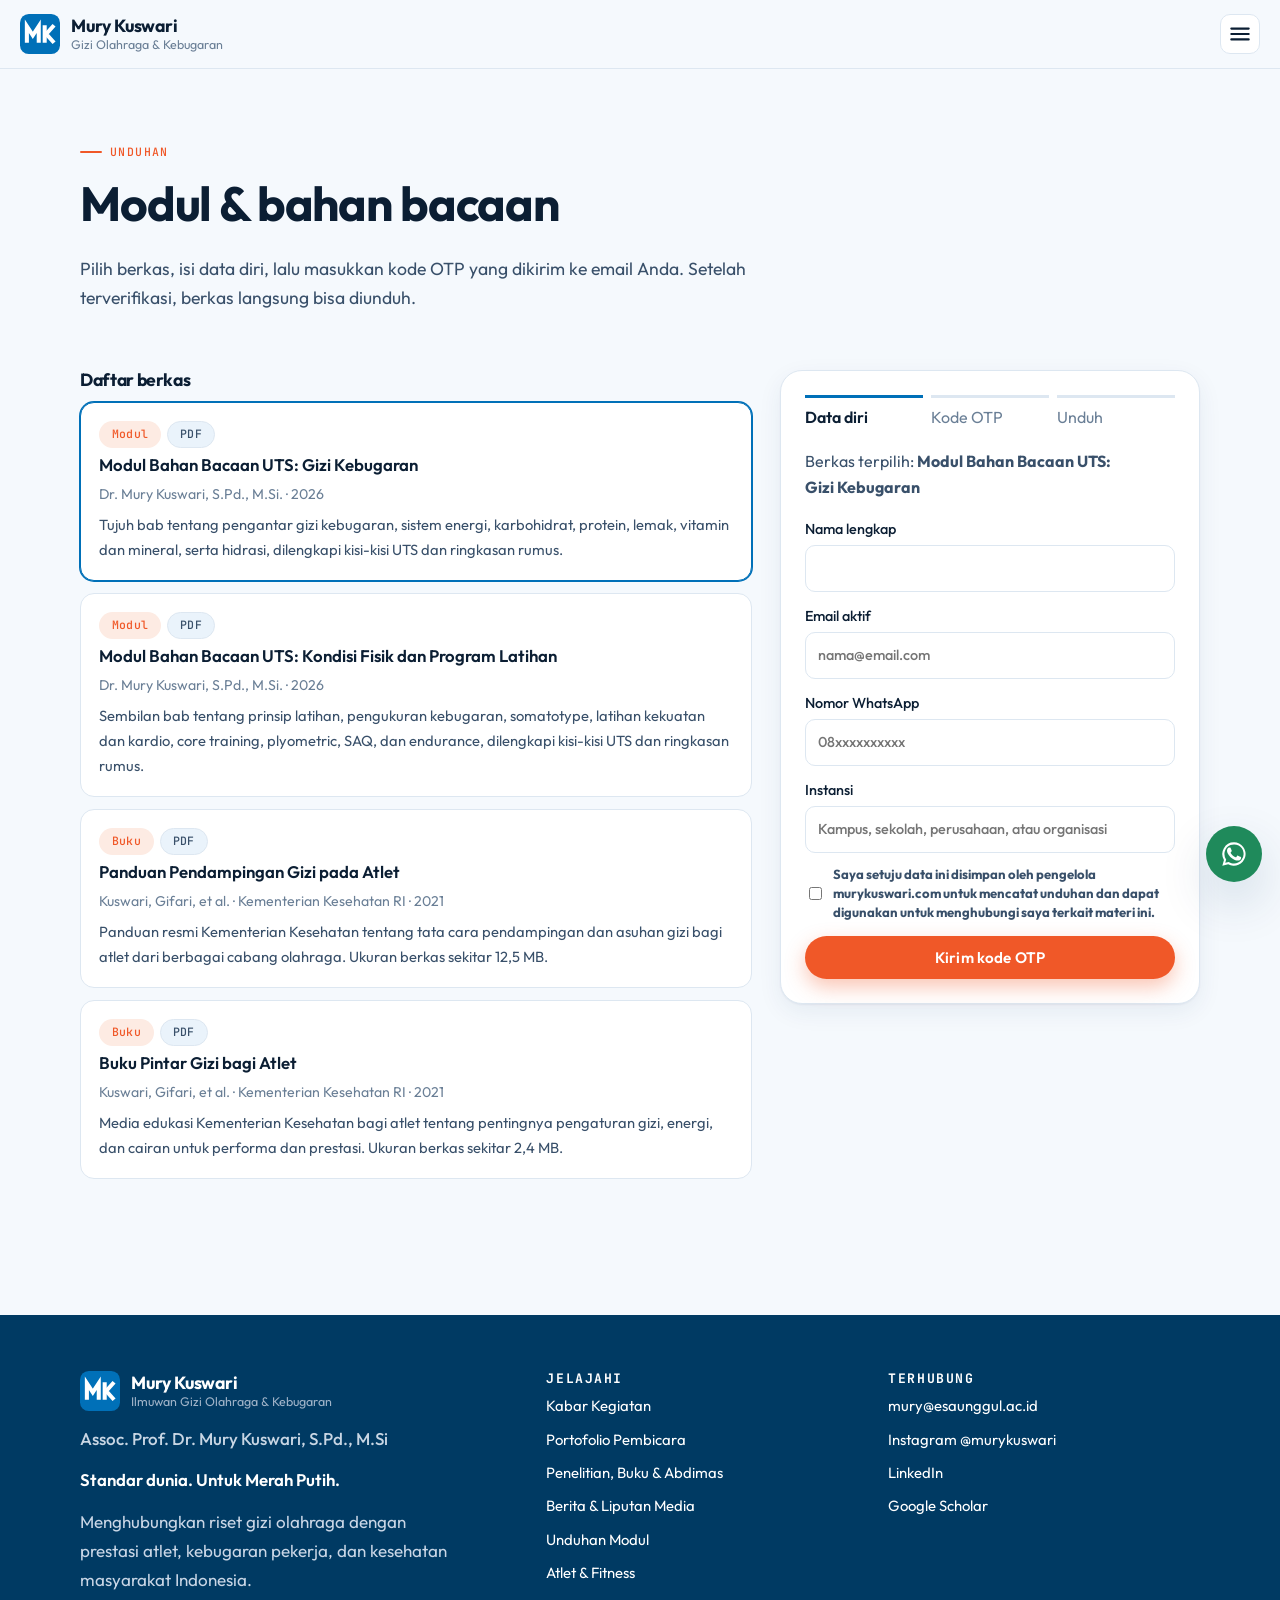
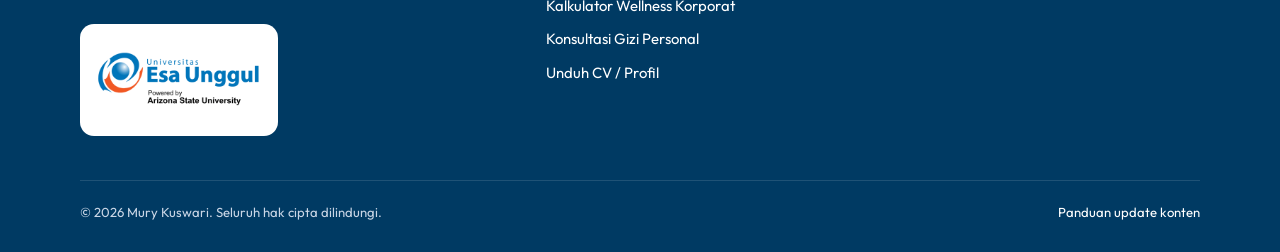
<file: unduhan.html>
<!doctype html>
<html lang="id">
<head>
  <meta charset="utf-8">
  <meta name="viewport" content="width=device-width, initial-scale=1">
  <title>Unduhan Modul | Assoc. Prof. Dr. Mury Kuswari</title>
  <meta name="description" content="Unduh modul dan bahan bacaan gizi olahraga serta kebugaran dari Assoc. Prof. Dr. Mury Kuswari dengan verifikasi kode OTP melalui email.">
  <link rel="canonical" href="https://murykuswari.com/unduhan.html">
  <meta property="og:title" content="Unduhan Modul Assoc. Prof. Dr. Mury Kuswari">
  <meta property="og:image" content="https://murykuswari.com/assets/img/mury.jpg">
  <meta name="theme-color" content="#003a63">
  <link rel="icon" href="assets/img/favicon.svg" type="image/svg+xml">
  <link rel="preconnect" href="https://fonts.googleapis.com">
  <link rel="preconnect" href="https://fonts.gstatic.com" crossorigin>
  <link href="https://fonts.googleapis.com/css2?family=Outfit:wght@300;400;500;600;700;800&family=JetBrains+Mono:wght@400;500&display=swap" rel="stylesheet">
  <link rel="stylesheet" href="assets/css/style.css?v=2026u">
</head>
<body>
  <header id="site-header"></header>
  <main>
    <div class="page-hero">
      <div class="wrap">
        <span class="eyebrow">Unduhan</span>
        <h1>Modul &amp; bahan bacaan</h1>
        <p>Pilih berkas, isi data diri, lalu masukkan kode OTP yang dikirim ke email Anda. Setelah terverifikasi, berkas langsung bisa diunduh.</p>
      </div>
    </div>
    <section style="padding-top:6px">
      <div class="wrap dl-layout">
        <div>
          <h2 class="dl-h">Daftar berkas</h2>
          <div id="items"></div>
        </div>

        <aside class="card dl-panel" aria-live="polite">
          <ol class="dl-steps" id="steps">
            <li class="on">Data diri</li>
            <li>Kode OTP</li>
            <li>Unduh</li>
          </ol>
          <p class="dl-off" id="off" hidden>Layanan unduhan sedang disiapkan. Untuk sementara, kirim permintaan ke <a data-mail href="#"></a>.</p>

          <form id="f1" novalidate>
            <p class="dl-sel">Berkas terpilih: <strong id="sel"></strong></p>
            <label class="dl-f">Nama lengkap<input name="nama" required maxlength="80" autocomplete="name"></label>
            <label class="dl-f">Email aktif<input name="email" type="email" required maxlength="120" autocomplete="email" inputmode="email" placeholder="nama@email.com"></label>
            <label class="dl-f">Nomor WhatsApp<input name="wa" type="tel" required maxlength="20" autocomplete="tel" inputmode="tel" placeholder="08xxxxxxxxxx"></label>
            <label class="dl-f">Instansi<input name="instansi" required minlength="2" maxlength="100" autocomplete="organization" placeholder="Kampus, sekolah, perusahaan, atau organisasi"></label>
            <label class="dl-hp" aria-hidden="true">Website<input name="website" tabindex="-1" autocomplete="off"></label>
            <label class="dl-cek"><input type="checkbox" name="setuju" required> <span>Saya setuju data ini disimpan oleh pengelola murykuswari.com untuk mencatat unduhan dan dapat digunakan untuk menghubungi saya terkait materi ini.</span></label>
            <button class="btn btn-primary" type="submit" id="b1">Kirim kode OTP</button>
          </form>

          <form id="f2" novalidate hidden>
            <p>Kode 6 digit dikirim ke <strong id="to"></strong>. Berlaku 10 menit. Periksa juga folder spam.</p>
            <label class="dl-f">Kode OTP<input class="dl-otp" name="otp" required inputmode="numeric" pattern="[0-9]{6}" maxlength="6" autocomplete="one-time-code"></label>
            <button class="btn btn-primary" type="submit" id="b2">Verifikasi</button>
            <p class="dl-links"><button type="button" class="dl-link" id="again">Kirim ulang kode</button> · <button type="button" class="dl-link" id="back">Ganti data</button></p>
          </form>

          <div id="f3" hidden>
            <p><strong>Email terverifikasi.</strong> Berkas siap diunduh.</p>
            <button class="btn btn-primary" type="button" id="b3">Unduh berkas</button>
            <p class="dl-note">Verifikasi berlaku 30 menit untuk berkas lain di halaman ini.</p>
          </div>

          <p class="dl-msg" id="msg" role="alert" hidden></p>
        </aside>
      </div>
    </section>
  </main>
  <footer id="site-footer"></footer>

  <script src="config.js"></script>
  <script src="data/unduhan.js?v=2026p"></script>
  <script src="assets/js/main.js?v=2026n"></script>
  <script src="assets/js/unduhan.js?v=2026n"></script>
</body>
</html>
</file>
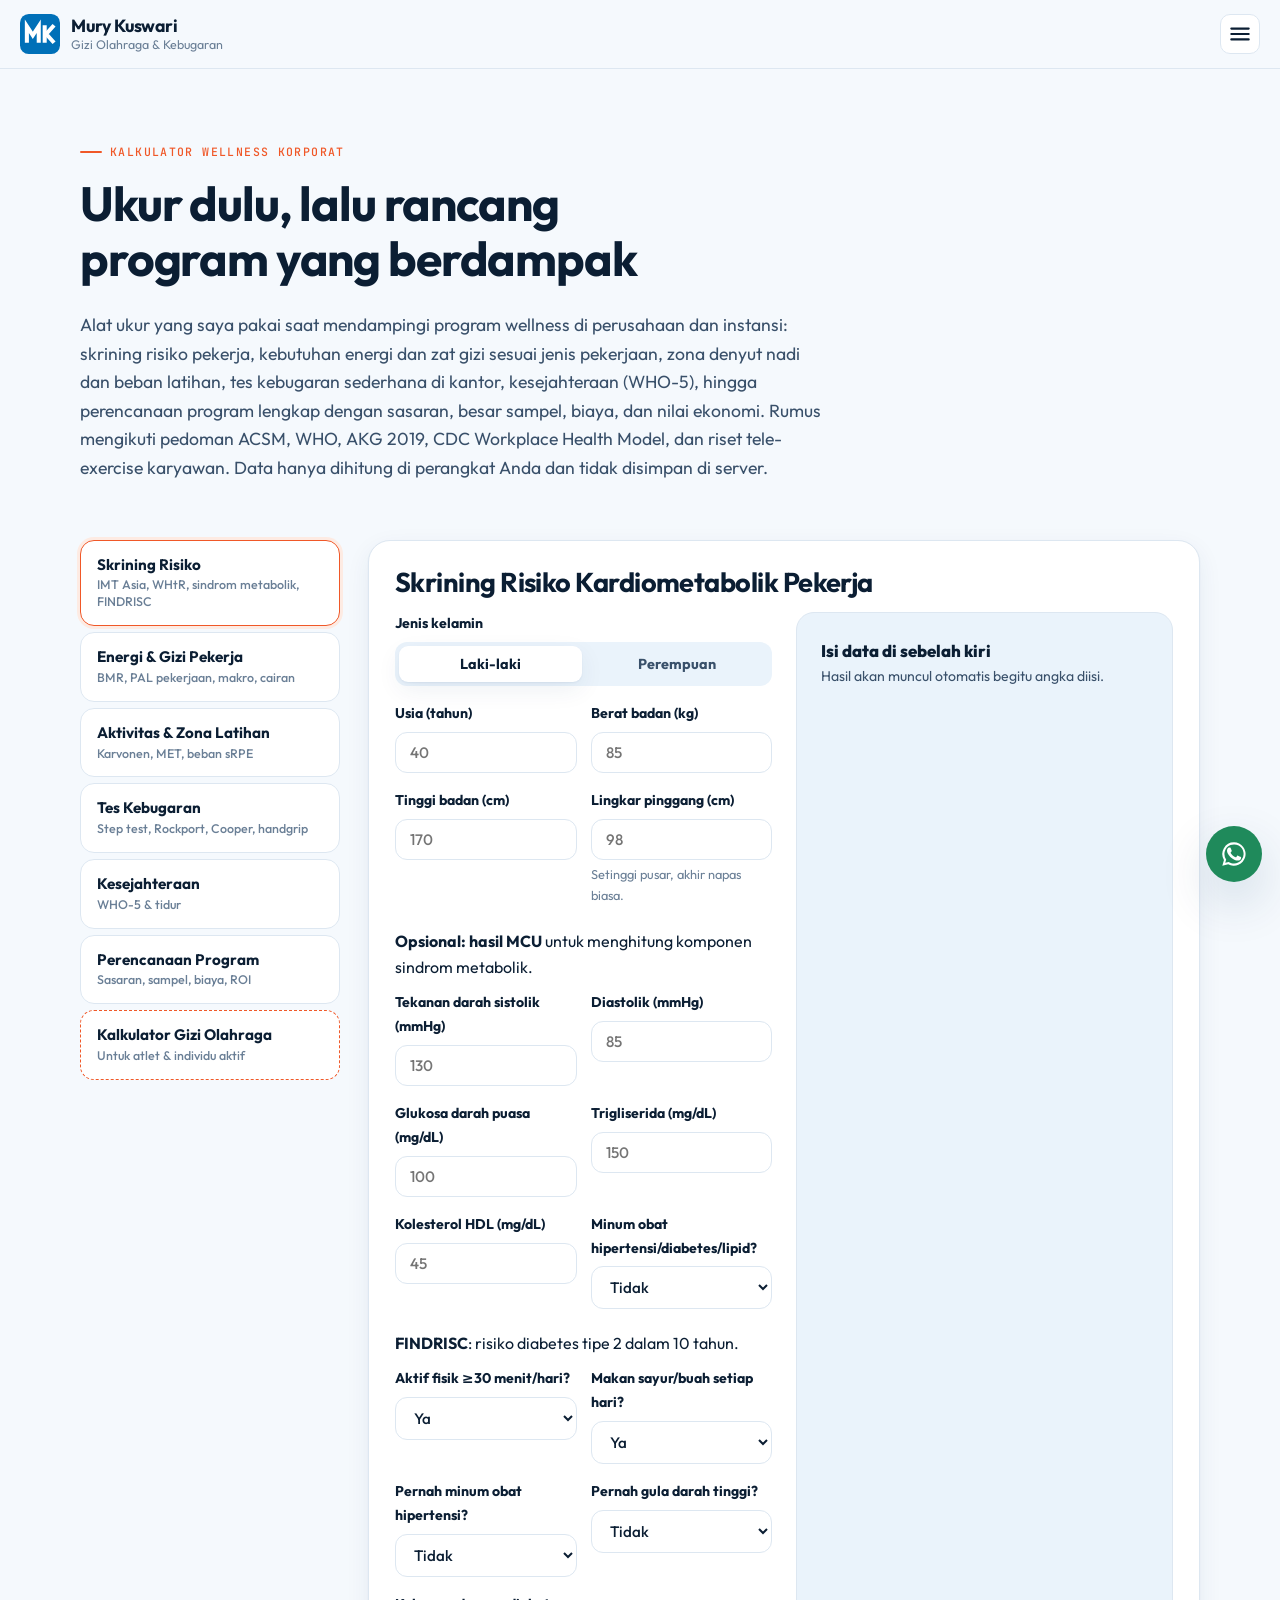
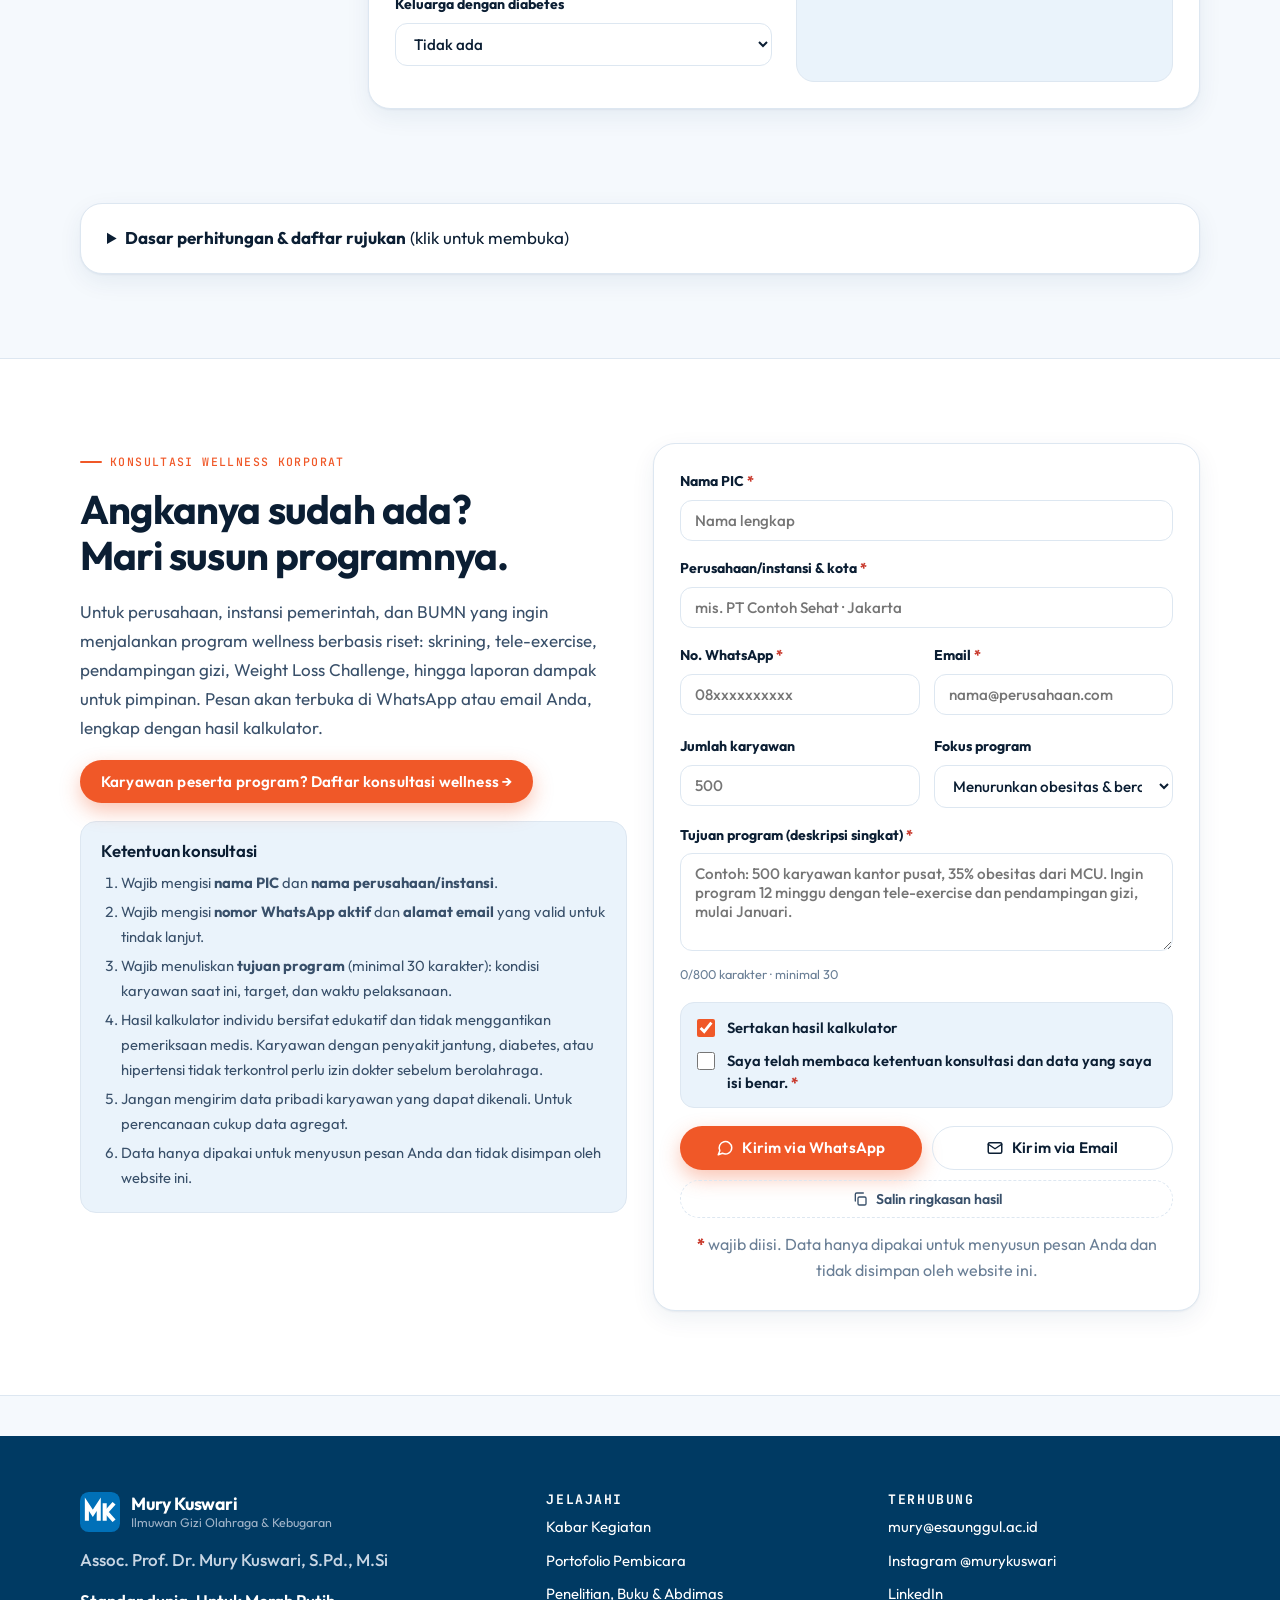
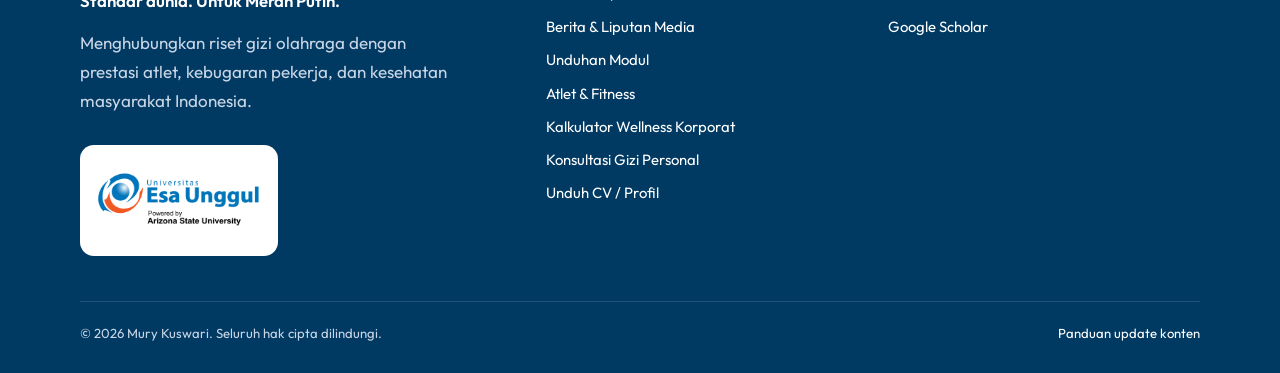
<file: wellness.html>
<!doctype html>
<html lang="id">
<head>
  <meta charset="utf-8">
  <meta name="viewport" content="width=device-width, initial-scale=1">
  <title>Kalkulator Wellness Korporat: Skrining, Energi Pekerja, Zona Latihan, Kebugaran, Perencanaan Program | Assoc. Prof. Dr. Mury Kuswari</title>
  <meta name="description" content="Kalkulator konsultasi wellness korporat berbasis pedoman ACSM, WHO, AKG 2019 dan CDC: skrining risiko pekerja (IMT Asia, WHtR, sindrom metabolik, FINDRISC), kebutuhan energi dan zat gizi pekerja, zona denyut nadi dan beban latihan, tes kebugaran, WHO-5, serta perencanaan program corporate wellness lengkap dengan perhitungan sasaran, besar sampel, biaya, dan ROI.">
  <link rel="canonical" href="https://murykuswari.com/wellness.html">
  <meta property="og:title" content="Kalkulator Wellness Korporat | Assoc. Prof. Dr. Mury Kuswari">
  <meta property="og:image" content="https://murykuswari.com/assets/img/mury.jpg">
  <meta name="theme-color" content="#003a63">
  <link rel="icon" href="assets/img/favicon.svg" type="image/svg+xml">
  <link rel="preconnect" href="https://fonts.googleapis.com">
  <link rel="preconnect" href="https://fonts.gstatic.com" crossorigin>
  <link href="https://fonts.googleapis.com/css2?family=Outfit:wght@300;400;500;600;700;800&family=JetBrains+Mono:wght@400;500&display=swap" rel="stylesheet">
  <link rel="stylesheet" href="assets/css/style.css?v=2026u">
</head>
<body>
  <header id="site-header"></header>
  <main>
    <div class="page-hero">
      <div class="wrap">
        <span class="eyebrow">Kalkulator Wellness Korporat</span>
        <h1>Ukur dulu, lalu rancang program yang berdampak</h1>
        <p>Alat ukur yang saya pakai saat mendampingi program wellness di perusahaan dan instansi: skrining risiko pekerja, kebutuhan energi dan zat gizi sesuai jenis pekerjaan, zona denyut nadi dan beban latihan, tes kebugaran sederhana di kantor, kesejahteraan (WHO-5), hingga perencanaan program lengkap dengan sasaran, besar sampel, biaya, dan nilai ekonomi. Rumus mengikuti pedoman ACSM, WHO, AKG 2019, CDC Workplace Health Model, dan riset tele-exercise karyawan. Data hanya dihitung di perangkat Anda dan tidak disimpan di server.</p>
      </div>
    </div>

    <section style="padding-top:6px">
      <div class="wrap calc-layout">
        <div class="calc-tabs" role="tablist" aria-label="Pilih kalkulator">
          <button class="calc-tab" role="tab" aria-selected="true" aria-controls="p-skrining" id="t-skrining">Skrining Risiko<small>IMT Asia, WHtR, sindrom metabolik, FINDRISC</small></button>
          <button class="calc-tab" role="tab" aria-selected="false" aria-controls="p-energi" id="t-energi">Energi &amp; Gizi Pekerja<small>BMR, PAL pekerjaan, makro, cairan</small></button>
          <button class="calc-tab" role="tab" aria-selected="false" aria-controls="p-latihan" id="t-latihan">Aktivitas &amp; Zona Latihan<small>Karvonen, MET, beban sRPE</small></button>
          <button class="calc-tab" role="tab" aria-selected="false" aria-controls="p-bugar" id="t-bugar">Tes Kebugaran<small>Step test, Rockport, Cooper, handgrip</small></button>
          <button class="calc-tab" role="tab" aria-selected="false" aria-controls="p-wellbeing" id="t-wellbeing">Kesejahteraan<small>WHO-5 &amp; tidur</small></button>
          <button class="calc-tab" role="tab" aria-selected="false" aria-controls="p-program" id="t-program">Perencanaan Program<small>Sasaran, sampel, biaya, ROI</small></button>
          <a class="calc-tab calc-link" href="gizi.html">Kalkulator Gizi Olahraga<small>Untuk atlet &amp; individu aktif</small></a>
        </div>

        <div>
          <!-- SKRINING -->
          <div class="card calc-panel" role="tabpanel" id="p-skrining" aria-labelledby="t-skrining">
            <h2 style="font-size:1.7rem">Skrining Risiko Kardiometabolik Pekerja</h2>
            <div class="calc-grid">
              <form onsubmit="return false">
                <div class="field"><label>Jenis kelamin</label>
                  <div class="seg" data-share-seg="jk"><button type="button" aria-pressed="true" data-v="L">Laki-laki</button><button type="button" aria-pressed="false" data-v="P">Perempuan</button></div>
                </div>
                <div class="row">
                  <div class="field"><label for="sk-usia">Usia (tahun)</label><input id="sk-usia" data-share="usia" type="number" inputmode="numeric" min="18" max="80" placeholder="40"></div>
                  <div class="field"><label for="sk-bb">Berat badan (kg)</label><input id="sk-bb" data-share="bb" type="number" inputmode="decimal" step="0.1" placeholder="85"></div>
                </div>
                <div class="row">
                  <div class="field"><label for="sk-tb">Tinggi badan (cm)</label><input id="sk-tb" data-share="tb" type="number" inputmode="decimal" step="0.1" placeholder="170"></div>
                  <div class="field"><label for="sk-lp">Lingkar pinggang (cm)</label><input id="sk-lp" data-share="lp" type="number" inputmode="decimal" step="0.1" placeholder="98"><small>Setinggi pusar, akhir napas biasa.</small></div>
                </div>
                <p class="note" style="margin:6px 0 10px"><strong>Opsional: hasil MCU</strong> untuk menghitung komponen sindrom metabolik.</p>
                <div class="row">
                  <div class="field"><label for="sk-sis">Tekanan darah sistolik (mmHg)</label><input id="sk-sis" type="number" inputmode="numeric" placeholder="130"></div>
                  <div class="field"><label for="sk-dia">Diastolik (mmHg)</label><input id="sk-dia" type="number" inputmode="numeric" placeholder="85"></div>
                </div>
                <div class="row">
                  <div class="field"><label for="sk-gdp">Glukosa darah puasa (mg/dL)</label><input id="sk-gdp" type="number" inputmode="numeric" placeholder="100"></div>
                  <div class="field"><label for="sk-tg">Trigliserida (mg/dL)</label><input id="sk-tg" type="number" inputmode="numeric" placeholder="150"></div>
                </div>
                <div class="row">
                  <div class="field"><label for="sk-hdl">Kolesterol HDL (mg/dL)</label><input id="sk-hdl" type="number" inputmode="numeric" placeholder="45"></div>
                  <div class="field"><label for="sk-obat">Minum obat hipertensi/diabetes/lipid?</label><select id="sk-obat"><option value="0">Tidak</option><option value="1">Ya</option></select></div>
                </div>
                <p class="note" style="margin:6px 0 10px"><strong>FINDRISC</strong>: risiko diabetes tipe 2 dalam 10 tahun.</p>
                <div class="row">
                  <div class="field"><label for="fr-pa">Aktif fisik ≥30 menit/hari?</label><select id="fr-pa"><option value="0">Ya</option><option value="2">Tidak</option></select></div>
                  <div class="field"><label for="fr-sayur">Makan sayur/buah setiap hari?</label><select id="fr-sayur"><option value="0">Ya</option><option value="1">Tidak</option></select></div>
                </div>
                <div class="row">
                  <div class="field"><label for="fr-ht">Pernah minum obat hipertensi?</label><select id="fr-ht"><option value="0">Tidak</option><option value="2">Ya</option></select></div>
                  <div class="field"><label for="fr-glu">Pernah gula darah tinggi?</label><select id="fr-glu"><option value="0">Tidak</option><option value="5">Ya</option></select></div>
                </div>
                <div class="field"><label for="fr-kel">Keluarga dengan diabetes</label><select id="fr-kel"><option value="0">Tidak ada</option><option value="3">Kakek/nenek, paman/bibi, sepupu</option><option value="5">Orang tua, saudara kandung, anak</option></select></div>
              </form>
              <div class="result" id="r-skrining" aria-live="polite"></div>
            </div>
            <div id="r-skrining-detail"></div>
          </div>

          <!-- ENERGI -->
          <div class="card calc-panel" role="tabpanel" id="p-energi" aria-labelledby="t-energi" hidden>
            <h2 style="font-size:1.7rem">Kebutuhan Energi &amp; Zat Gizi Pekerja</h2>
            <div class="calc-grid">
              <form onsubmit="return false">
                <div class="field"><label>Jenis kelamin</label>
                  <div class="seg" data-share-seg="jk"><button type="button" aria-pressed="true" data-v="L">Laki-laki</button><button type="button" aria-pressed="false" data-v="P">Perempuan</button></div>
                </div>
                <div class="row">
                  <div class="field"><label for="en-usia">Usia (tahun)</label><input id="en-usia" data-share="usia" type="number" inputmode="numeric" placeholder="40"></div>
                  <div class="field"><label for="en-bb">Berat badan (kg)</label><input id="en-bb" data-share="bb" type="number" inputmode="decimal" step="0.1" placeholder="85"></div>
                </div>
                <div class="field"><label for="en-tb">Tinggi badan (cm)</label><input id="en-tb" data-share="tb" type="number" inputmode="decimal" step="0.1" placeholder="170"></div>
                <div class="field"><label for="en-pal">Jenis pekerjaan &amp; aktivitas (PAL)</label>
                  <select id="en-pal">
                    <option value="1.40">Kantor, banyak duduk, jarang olahraga (1,40)</option>
                    <option value="1.55">Kantor + olahraga 3×/minggu atau banyak berjalan (1,55)</option>
                    <option value="1.70">Pekerja lapangan / produksi, aktivitas sedang (1,70)</option>
                    <option value="1.90">Pekerja fisik berat (bongkar muat, konstruksi) (1,90)</option>
                  </select>
                  <small>Kategori PAL menurut FAO/WHO/UNU (2004).</small>
                </div>
                <div class="field"><label for="en-tujuan">Tujuan</label>
                  <select id="en-tujuan">
                    <option value="0">Mempertahankan berat badan</option>
                    <option value="-500" selected>Menurunkan berat badan (defisit 500 kkal)</option>
                    <option value="-750">Menurunkan berat badan lebih cepat (defisit 750 kkal)</option>
                    <option value="300">Menambah massa otot (surplus 300 kkal)</option>
                  </select>
                </div>
                <div class="row">
                  <div class="field"><label for="en-pro">Protein (g/kg BB/hari)</label><input id="en-pro" type="number" inputmode="decimal" step="0.1" min="0.8" max="2.2" placeholder="1.2"><small>Turun BB: 1,2–1,6 · pertahankan: 1,0</small></div>
                  <div class="field"><label for="en-lemak">Lemak (% energi)</label><input id="en-lemak" type="number" inputmode="numeric" min="20" max="35" placeholder="25"><small>20–30% energi</small></div>
                </div>
                <div class="field"><label for="en-olahraga">Durasi olahraga pada hari latihan (menit)</label><input id="en-olahraga" type="number" inputmode="numeric" min="0" placeholder="30"><small>Untuk tambahan kebutuhan cairan.</small></div>
              </form>
              <div class="result" id="r-energi" aria-live="polite"></div>
            </div>
            <div id="r-energi-detail"></div>
          </div>

          <!-- LATIHAN -->
          <div class="card calc-panel" role="tabpanel" id="p-latihan" aria-labelledby="t-latihan" hidden>
            <h2 style="font-size:1.7rem">Aktivitas Fisik, Zona Denyut Nadi &amp; Beban Latihan</h2>
            <div class="calc-grid">
              <form onsubmit="return false">
                <div class="row">
                  <div class="field"><label for="la-usia">Usia (tahun)</label><input id="la-usia" data-share="usia" type="number" inputmode="numeric" placeholder="40"></div>
                  <div class="field"><label for="la-hr">Denyut nadi istirahat (bpm)</label><input id="la-hr" type="number" inputmode="numeric" placeholder="75"><small>Pagi hari, sebelum bangun.</small></div>
                </div>
                <div class="field"><label for="la-bb">Berat badan (kg)</label><input id="la-bb" data-share="bb" type="number" inputmode="decimal" step="0.1" placeholder="85"></div>
                <p class="note" style="margin:6px 0 10px"><strong>Aktivitas seminggu terakhir</strong></p>
                <div class="row">
                  <div class="field"><label for="la-sedang">Menit aktivitas sedang/minggu</label><input id="la-sedang" type="number" inputmode="numeric" min="0" placeholder="90"><small>Jalan cepat, bersepeda santai</small></div>
                  <div class="field"><label for="la-berat">Menit aktivitas berat/minggu</label><input id="la-berat" type="number" inputmode="numeric" min="0" placeholder="0"><small>Jogging, HIIT, futsal</small></div>
                </div>
                <div class="row">
                  <div class="field"><label for="la-kekuatan">Hari latihan kekuatan/minggu</label><input id="la-kekuatan" type="number" inputmode="numeric" min="0" max="7" placeholder="1"></div>
                  <div class="field"><label for="la-langkah">Rata-rata langkah/hari</label><input id="la-langkah" type="number" inputmode="numeric" min="0" placeholder="5000"></div>
                </div>
                <p class="note" style="margin:6px 0 10px"><strong>Rencana sesi latihan</strong></p>
                <div class="field"><label for="la-jenis">Jenis latihan</label>
                  <select id="la-jenis">
                    <option value="4.3">Jalan cepat 5,6 km/jam (4,3 MET)</option>
                    <option value="7">Jogging (7,0 MET)</option>
                    <option value="5.5">Senam aerobik intensitas sedang (5,5 MET)</option>
                    <option value="8" selected>Tele-exercise HIIT / sirkuit (8,0 MET)</option>
                    <option value="3.5">Latihan beban ringan–sedang (3,5 MET)</option>
                    <option value="6">Latihan beban berat (6,0 MET)</option>
                    <option value="5.5">Bulu tangkis rekreasi (5,5 MET)</option>
                    <option value="7">Futsal rekreasi (7,0 MET)</option>
                    <option value="6">Berenang santai (6,0 MET)</option>
                    <option value="2.5">Yoga / peregangan (2,5 MET)</option>
                  </select>
                  <small>Nilai MET dibulatkan dari Compendium of Physical Activities.</small>
                </div>
                <div class="row">
                  <div class="field"><label for="la-durasi">Durasi sesi (menit)</label><input id="la-durasi" type="number" inputmode="numeric" placeholder="30"></div>
                  <div class="field"><label for="la-sesi">Sesi per minggu</label><input id="la-sesi" type="number" inputmode="numeric" min="1" max="14" placeholder="3"></div>
                </div>
                <div class="field"><label for="la-rpe">RPE sesi (skala 0–10)</label><input id="la-rpe" type="number" inputmode="numeric" min="0" max="10" placeholder="6"><small>Ditanyakan 30 menit setelah latihan: 3 sedang, 5 berat, 7 sangat berat.</small></div>
              </form>
              <div class="result" id="r-latihan" aria-live="polite"></div>
            </div>
            <div id="r-latihan-detail"></div>
          </div>

          <!-- KEBUGARAN -->
          <div class="card calc-panel" role="tabpanel" id="p-bugar" aria-labelledby="t-bugar" hidden>
            <h2 style="font-size:1.7rem">Tes Kebugaran Sederhana di Tempat Kerja</h2>
            <div class="calc-grid">
              <form onsubmit="return false">
                <div class="field"><label>Jenis kelamin</label>
                  <div class="seg" data-share-seg="jk"><button type="button" aria-pressed="true" data-v="L">Laki-laki</button><button type="button" aria-pressed="false" data-v="P">Perempuan</button></div>
                </div>
                <div class="row">
                  <div class="field"><label for="bg-usia">Usia (tahun)</label><input id="bg-usia" data-share="usia" type="number" inputmode="numeric" placeholder="40"></div>
                  <div class="field"><label for="bg-bb">Berat badan (kg)</label><input id="bg-bb" data-share="bb" type="number" inputmode="decimal" step="0.1" placeholder="85"></div>
                </div>
                <div class="field"><label for="bg-metode">Metode tes kapasitas aerobik</label>
                  <select id="bg-metode">
                    <option value="step">Queens College Step Test (3 menit, bangku 41 cm)</option>
                    <option value="rockport">Rockport 1-mile walk (jalan cepat 1,6 km)</option>
                    <option value="cooper">Cooper 12 menit (lari/jalan)</option>
                  </select>
                </div>
                <div data-bm="step">
                  <div class="field"><label for="bg-stephr">Denyut nadi 5–20 detik setelah tes (bpm)</label><input id="bg-stephr" type="number" inputmode="numeric" placeholder="150"><small>Hitung nadi 15 detik × 4. Irama 24 langkah/menit (L) atau 22 (P).</small></div>
                </div>
                <div data-bm="rockport" hidden>
                  <div class="row">
                    <div class="field"><label for="bg-rmin">Waktu tempuh (menit)</label><input id="bg-rmin" type="number" inputmode="numeric" placeholder="15"></div>
                    <div class="field"><label for="bg-rdet">Detik</label><input id="bg-rdet" type="number" inputmode="numeric" min="0" max="59" placeholder="30"></div>
                  </div>
                  <div class="field"><label for="bg-rhr">Denyut nadi akhir (bpm)</label><input id="bg-rhr" type="number" inputmode="numeric" placeholder="140"></div>
                </div>
                <div data-bm="cooper" hidden>
                  <div class="field"><label for="bg-cjarak">Jarak tempuh 12 menit (meter)</label><input id="bg-cjarak" type="number" inputmode="numeric" placeholder="1800"></div>
                </div>
                <p class="note" style="margin:6px 0 10px"><strong>Opsional: kekuatan &amp; daya tahan otot</strong></p>
                <div class="row">
                  <div class="field"><label for="bg-grip">Handgrip tangan dominan (kg)</label><input id="bg-grip" type="number" inputmode="decimal" step="0.1" placeholder="32"></div>
                  <div class="field"><label for="bg-pushup">Push-up 1 menit (kali)</label><input id="bg-pushup" type="number" inputmode="numeric" placeholder="15"></div>
                </div>
              </form>
              <div class="result" id="r-bugar" aria-live="polite"></div>
            </div>
            <div id="r-bugar-detail"></div>
          </div>

          <!-- WELLBEING -->
          <div class="card calc-panel" role="tabpanel" id="p-wellbeing" aria-labelledby="t-wellbeing" hidden>
            <h2 style="font-size:1.7rem">Kesejahteraan (WHO-5) &amp; Tidur</h2>
            <div class="calc-grid">
              <form onsubmit="return false" id="who5">
                <p class="note" style="margin:0 0 10px">Dalam <strong>2 minggu terakhir</strong>, seberapa sering Anda merasakan hal berikut? 5 = sepanjang waktu, 4 = sering sekali, 3 = lebih dari separuh waktu, 2 = kurang dari separuh waktu, 1 = kadang-kadang, 0 = tidak pernah.</p>
                <div class="field"><label for="w1">1. Saya merasa ceria dan bersemangat</label><select id="w1" class="w5"><option value="">Pilih</option><option>5</option><option>4</option><option>3</option><option>2</option><option>1</option><option>0</option></select></div>
                <div class="field"><label for="w2">2. Saya merasa tenang dan rileks</label><select id="w2" class="w5"><option value="">Pilih</option><option>5</option><option>4</option><option>3</option><option>2</option><option>1</option><option>0</option></select></div>
                <div class="field"><label for="w3">3. Saya merasa aktif dan bertenaga</label><select id="w3" class="w5"><option value="">Pilih</option><option>5</option><option>4</option><option>3</option><option>2</option><option>1</option><option>0</option></select></div>
                <div class="field"><label for="w4">4. Saya bangun dengan perasaan segar dan cukup istirahat</label><select id="w4" class="w5"><option value="">Pilih</option><option>5</option><option>4</option><option>3</option><option>2</option><option>1</option><option>0</option></select></div>
                <div class="field"><label for="w5">5. Hari-hari saya diisi hal-hal yang menarik bagi saya</label><select id="w5" class="w5"><option value="">Pilih</option><option>5</option><option>4</option><option>3</option><option>2</option><option>1</option><option>0</option></select></div>
                <div class="row">
                  <div class="field"><label for="wb-tidur">Rata-rata tidur malam (jam)</label><input id="wb-tidur" type="number" inputmode="decimal" step="0.25" placeholder="6.5"></div>
                  <div class="field"><label for="wb-shift">Pola kerja</label><select id="wb-shift"><option value="0">Jam kantor</option><option value="1">Shift / malam</option></select></div>
                </div>
              </form>
              <div class="result" id="r-wellbeing" aria-live="polite"></div>
            </div>
            <div id="r-wellbeing-detail"></div>
          </div>

          <!-- PROGRAM -->
          <div class="card calc-panel" role="tabpanel" id="p-program" aria-labelledby="t-program" hidden>
            <h2 style="font-size:1.7rem">Perencanaan Program Corporate Wellness</h2>
            <div class="calc-grid">
              <form onsubmit="return false">
                <p class="note" style="margin:0 0 10px"><strong>Sasaran &amp; partisipasi</strong></p>
                <div class="row">
                  <div class="field"><label for="pg-karyawan">Jumlah karyawan</label><input id="pg-karyawan" type="number" inputmode="numeric" placeholder="500"></div>
                  <div class="field"><label for="pg-prev">% berisiko (mis. obesitas)</label><input id="pg-prev" type="number" inputmode="decimal" step="0.1" placeholder="35"><small>Dari skrining atau MCU.</small></div>
                </div>
                <div class="row">
                  <div class="field"><label for="pg-ikut">Perkiraan partisipasi (%)</label><input id="pg-ikut" type="number" inputmode="numeric" placeholder="60"></div>
                  <div class="field"><label for="pg-drop">Perkiraan drop-out (%)</label><input id="pg-drop" type="number" inputmode="numeric" placeholder="20"></div>
                </div>
                <p class="note" style="margin:6px 0 10px"><strong>Besar sampel evaluasi (pre–post)</strong></p>
                <div class="row">
                  <div class="field"><label for="pg-d">Perubahan yang ingin dideteksi</label><input id="pg-d" type="number" inputmode="decimal" step="0.1" placeholder="2"><small>Mis. 2 kg berat badan.</small></div>
                  <div class="field"><label for="pg-sd">SD selisih pre–post</label><input id="pg-sd" type="number" inputmode="decimal" step="0.1" placeholder="4"><small>Dari studi serupa.</small></div>
                </div>
                <div class="field"><label for="pg-power">Power &amp; α</label><select id="pg-power"><option value="0.84">80% · α 0,05</option><option value="1.28">90% · α 0,05</option></select></div>
                <p class="note" style="margin:6px 0 10px"><strong>Biaya &amp; nilai ekonomi (isi dengan data HR)</strong></p>
                <div class="row">
                  <div class="field"><label for="pg-biaya">Biaya per peserta (Rp)</label><input id="pg-biaya" type="number" inputmode="numeric" placeholder="1500000"></div>
                  <div class="field"><label for="pg-upah">Upah harian rata-rata (Rp)</label><input id="pg-upah" type="number" inputmode="numeric" placeholder="400000"></div>
                </div>
                <div class="row">
                  <div class="field"><label for="pg-sakit">Hari sakit/karyawan/tahun</label><input id="pg-sakit" type="number" inputmode="decimal" step="0.1" placeholder="4"></div>
                  <div class="field"><label for="pg-turunsakit">Perkiraan penurunan absensi (%)</label><input id="pg-turunsakit" type="number" inputmode="numeric" placeholder="15"></div>
                </div>
                <div class="row">
                  <div class="field"><label for="pg-wpai">Hendaya kerja/presenteeism (%)</label><input id="pg-wpai" type="number" inputmode="numeric" placeholder="20"><small>Skor WPAI peserta.</small></div>
                  <div class="field"><label for="pg-turunwpai">Perbaikan presenteeism (poin %)</label><input id="pg-turunwpai" type="number" inputmode="numeric" placeholder="3"></div>
                </div>
                <div class="row">
                  <div class="field"><label for="pg-hari">Hari kerja/tahun</label><input id="pg-hari" type="number" inputmode="numeric" placeholder="240"></div>
                  <div class="field"><label for="pg-kg">Rata-rata BB turun/peserta (kg)</label><input id="pg-kg" type="number" inputmode="decimal" step="0.1" placeholder="2.7"><small>Mis. WLC 2023–2024: −2,74 kg.</small></div>
                </div>
              </form>
              <div class="result" id="r-program" aria-live="polite"></div>
            </div>
            <div id="r-program-detail"></div>
          </div>
        </div>
      </div>
    </section>

    <!-- RUJUKAN -->
    <section id="rujukan" style="padding-top:10px">
      <div class="wrap">
        <details class="refs card">
          <summary><strong>Dasar perhitungan &amp; daftar rujukan</strong> <span class="note">(klik untuk membuka)</span></summary>
          <div class="refs-body">
            <h3>Skrining risiko</h3>
            <ol>
              <li>WHO Western Pacific Region, IASO, IOTF. <em>The Asia-Pacific Perspective: Redefining Obesity and Its Treatment</em>. Sydney: Health Communications Australia; 2000.</li>
              <li>Ashwell M, Gunn P, Gibson S. Waist-to-height ratio is a better screening tool than waist circumference and BMI for adult cardiometabolic risk factors: systematic review and meta-analysis. <em>Obes Rev</em>. 2012;13(3):275–286.</li>
              <li>Alberti KGMM, Eckel RH, Grundy SM, dkk. Harmonizing the metabolic syndrome. <em>Circulation</em>. 2009;120(16):1640–1645.</li>
              <li>Lindström J, Tuomilehto J. The diabetes risk score: a practical tool to predict type 2 diabetes risk. <em>Diabetes Care</em>. 2003;26(3):725–731.</li>
            </ol>
            <h3>Energi &amp; zat gizi</h3>
            <ol start="5">
              <li>Mifflin MD, St Jeor ST, Hill LA, dkk. A new predictive equation for resting energy expenditure in healthy individuals. <em>Am J Clin Nutr</em>. 1990;51(2):241–247.</li>
              <li>FAO/WHO/UNU. <em>Human Energy Requirements</em>. FAO Food and Nutrition Technical Report Series 1. Rome: FAO; 2004.</li>
              <li>Jensen MD, Ryan DH, Apovian CM, dkk. 2013 AHA/ACC/TOS guideline for the management of overweight and obesity in adults. <em>Circulation</em>. 2014;129(25 Suppl 2):S102–S138.</li>
              <li>Hall KD, Sacks G, Chandramohan D, dkk. Quantification of the effect of energy imbalance on bodyweight. <em>Lancet</em>. 2011;378(9793):826–837.</li>
              <li>Kementerian Kesehatan RI. Peraturan Menteri Kesehatan No. 28 Tahun 2019 tentang Angka Kecukupan Gizi yang Dianjurkan untuk Masyarakat Indonesia.</li>
              <li>Kementerian Kesehatan RI. Peraturan Menteri Kesehatan No. 30 Tahun 2013 tentang Pencantuman Informasi Kandungan Gula, Garam, dan Lemak.</li>
            </ol>
            <h3>Aktivitas fisik, latihan &amp; kebugaran</h3>
            <ol start="11">
              <li>Bull FC, Al-Ansari SS, Biddle S, dkk. World Health Organization 2020 guidelines on physical activity and sedentary behaviour. <em>Br J Sports Med</em>. 2020;54(24):1451–1462.</li>
              <li>American College of Sports Medicine. <em>ACSM’s Guidelines for Exercise Testing and Prescription</em>. 11th ed. Philadelphia: Wolters Kluwer; 2021.</li>
              <li>Tanaka H, Monahan KD, Seals DR. Age-predicted maximal heart rate revisited. <em>J Am Coll Cardiol</em>. 2001;37(1):153–156.</li>
              <li>Herrmann SD, Willis EA, Ainsworth BE, dkk. 2024 Adult Compendium of Physical Activities. <em>J Sport Health Sci</em>. 2024;13(1):6–12.</li>
              <li>Foster C, Florhaug JA, Franklin J, dkk. A new approach to monitoring exercise training. <em>J Strength Cond Res</em>. 2001;15(1):109–115.</li>
              <li>Paluch AE, Bajpai S, Bassett DR, dkk. Daily steps and all-cause mortality: a meta-analysis of 15 international cohorts. <em>Lancet Public Health</em>. 2022;7(3):e219–e228.</li>
              <li>McArdle WD, Katch FI, Pechar GS, dkk. Reliability and interrelationships between maximal oxygen intake, physical work capacity and step-test scores in college women. <em>Med Sci Sports</em>. 1972;4(4):182–186.</li>
              <li>Kline GM, Porcari JP, Hintermeister R, dkk. Estimation of VO2max from a one-mile track walk, gender, age, and body weight. <em>Med Sci Sports Exerc</em>. 1987;19(3):253–259.</li>
              <li>Cooper KH. A means of assessing maximal oxygen intake. <em>JAMA</em>. 1968;203(3):201–204.</li>
              <li>Shvartz E, Reibold RC. Aerobic fitness norms for males and females aged 6 to 75 years. <em>Aviat Space Environ Med</em>. 1990;61(1):3–11.</li>
              <li>Chen LK, Woo J, Assantachai P, dkk. Asian Working Group for Sarcopenia: 2019 consensus update. <em>J Am Med Dir Assoc</em>. 2020;21(3):300–307.</li>
              <li>Tudor-Locke C, Bassett DR Jr. How many steps/day are enough? Preliminary pedometer indices for public health. <em>Sports Med</em>. 2004;34(1):1–8.</li>
            </ol>
            <h3>Kesejahteraan &amp; program</h3>
            <ol start="23">
              <li>Topp CW, Østergaard SD, Søndergaard S, Bech P. The WHO-5 Well-Being Index: a systematic review of the literature. <em>Psychother Psychosom</em>. 2015;84(3):167–176.</li>
              <li>Hirshkowitz M, Whiton K, Albert SM, dkk. National Sleep Foundation’s sleep time duration recommendations. <em>Sleep Health</em>. 2015;1(1):40–43.</li>
              <li>Reilly MC, Zbrozek AS, Dukes EM. The validity and reproducibility of a work productivity and activity impairment instrument. <em>Pharmacoeconomics</em>. 1993;4(5):353–365.</li>
              <li>Centers for Disease Control and Prevention. <em>Workplace Health Model</em>. Atlanta: CDC; 2016.</li>
              <li>Glasgow RE, Vogt TM, Boles SM. Evaluating the public health impact of health promotion interventions: the RE-AIM framework. <em>Am J Public Health</em>. 1999;89(9):1322–1327.</li>
              <li>Baicker K, Cutler D, Song Z. Workplace wellness programs can generate savings. <em>Health Aff</em>. 2010;29(2):304–311.</li>
              <li>Song Z, Baicker K. Effect of a workplace wellness program on employee health and economic outcomes: a randomized clinical trial. <em>JAMA</em>. 2019;321(15):1491–1501.</li>
              <li>Kuswari M, Rimbawan R, Hardinsyah H, Dewi M, Gifari N. The effect differences of 30-minutes versus 60-minutes tele-exercise on fitness level of obese employees. <em>Media Gizi Indonesia</em>. 2022;17(3):243–249.</li>
              <li>Kuswari M, Rimbawan R, Hardinsyah H, Dewi M, Gifari N. Effect of tele-exercise versus combination of tele-exercise with tele-counselling on obese office employee’s weight loss. <em>Argipa</em>. 2021;6(2).</li>
              <li>Kuswari M, Gifari N, Nuzrina R, Himarwan A, Yunitasari AR. The effect of wellness programs based on tele-exercise and nutrition assistance decreased body weight, BMI, and waist circumference obese employees in Indonesia. <em>Physical Activity</em>. 2025;3(2):20–26.</li>
            </ol>
          </div>
        </details>
      </div>
    </section>

    <!-- KONSULTASI -->
    <section class="section-alt" id="konsultasi">
      <div class="wrap consult-box">
        <div>
          <span class="eyebrow">Konsultasi Wellness Korporat</span>
          <h2 style="font-size:clamp(1.8rem,3.6vw,2.5rem)">Angkanya sudah ada? Mari susun programnya.</h2>
          <p style="color:var(--ink-2)">Untuk perusahaan, instansi pemerintah, dan BUMN yang ingin menjalankan program wellness berbasis riset: skrining, tele-exercise, pendampingan gizi, Weight Loss Challenge, hingga laporan dampak untuk pimpinan. Pesan akan terbuka di WhatsApp atau email Anda, lengkap dengan hasil kalkulator.</p>
          <p><a class="btn btn-primary" href="pendaftaran/?jenis=korporat">Karyawan peserta program? Daftar konsultasi wellness →</a></p>
          <div class="rules">
            <h3>Ketentuan konsultasi</h3>
            <ol>
              <li>Wajib mengisi <strong>nama PIC</strong> dan <strong>nama perusahaan/instansi</strong>.</li>
              <li>Wajib mengisi <strong>nomor WhatsApp aktif</strong> dan <strong>alamat email</strong> yang valid untuk tindak lanjut.</li>
              <li>Wajib menuliskan <strong>tujuan program</strong> (minimal 30 karakter): kondisi karyawan saat ini, target, dan waktu pelaksanaan.</li>
              <li>Hasil kalkulator individu bersifat edukatif dan tidak menggantikan pemeriksaan medis. Karyawan dengan penyakit jantung, diabetes, atau hipertensi tidak terkontrol perlu izin dokter sebelum berolahraga.</li>
              <li>Jangan mengirim data pribadi karyawan yang dapat dikenali. Untuk perencanaan cukup data agregat.</li>
              <li>Data hanya dipakai untuk menyusun pesan Anda dan tidak disimpan oleh website ini.</li>
            </ol>
          </div>
        </div>
        <form class="card" id="consult" onsubmit="return false" novalidate>
          <div class="field"><label for="c-nama">Nama PIC <span class="req">*</span></label><input id="c-nama" required autocomplete="name" placeholder="Nama lengkap"><small class="err" data-err="c-nama"></small></div>
          <div class="field"><label for="c-asal">Perusahaan/instansi &amp; kota <span class="req">*</span></label><input id="c-asal" required autocomplete="organization" placeholder="mis. PT Contoh Sehat · Jakarta"><small class="err" data-err="c-asal"></small></div>
          <div class="row">
            <div class="field"><label for="c-wa-no">No. WhatsApp <span class="req">*</span></label><input id="c-wa-no" required type="tel" inputmode="tel" autocomplete="tel" placeholder="08xxxxxxxxxx"><small class="err" data-err="c-wa-no"></small></div>
            <div class="field"><label for="c-email">Email <span class="req">*</span></label><input id="c-email" required type="email" inputmode="email" autocomplete="email" placeholder="nama@perusahaan.com"><small class="err" data-err="c-email"></small></div>
          </div>
          <div class="row">
            <div class="field"><label for="c-jml">Jumlah karyawan</label><input id="c-jml" type="number" inputmode="numeric" placeholder="500"></div>
            <div class="field"><label for="c-tujuan">Fokus program</label>
              <select id="c-tujuan"><option>Menurunkan obesitas &amp; berat badan</option><option>Meningkatkan kebugaran</option><option>Produktivitas &amp; absensi</option><option>Kesehatan mental &amp; stres</option><option>Lingkungan pangan &amp; kantin sehat</option><option>Konsultasi individu karyawan</option><option>Lainnya</option></select>
            </div>
          </div>
          <div class="field"><label for="c-pesan">Tujuan program (deskripsi singkat) <span class="req">*</span></label><textarea id="c-pesan" rows="4" required maxlength="800" placeholder="Contoh: 500 karyawan kantor pusat, 35% obesitas dari MCU. Ingin program 12 minggu dengan tele-exercise dan pendampingan gizi, mulai Januari."></textarea><small class="hint"><span id="c-count">0</span>/800 karakter · minimal 30</small><small class="err" data-err="c-pesan"></small></div>
          <div class="consent">
            <label class="check" for="c-hasil"><input id="c-hasil" type="checkbox" checked><span>Sertakan hasil kalkulator</span></label>
            <label class="check" for="c-setuju"><input id="c-setuju" type="checkbox"><span>Saya telah membaca ketentuan konsultasi dan data yang saya isi benar. <span class="req">*</span></span></label>
            <small class="err" data-err="c-setuju"></small>
          </div>
          <div class="send-actions">
            <button class="btn btn-primary" id="c-wa" type="button"><svg viewBox="0 0 24 24" fill="none" stroke="currentColor" stroke-width="2" stroke-linecap="round" stroke-linejoin="round" aria-hidden="true"><path d="M21 11.5a8.4 8.4 0 0 1-12.4 7.4L3 21l2.1-5.4A8.4 8.4 0 1 1 21 11.5z"/></svg>Kirim via WhatsApp</button>
            <button class="btn btn-ghost" id="c-mail" type="button"><svg viewBox="0 0 24 24" fill="none" stroke="currentColor" stroke-width="2" stroke-linecap="round" stroke-linejoin="round" aria-hidden="true"><rect x="3" y="5" width="18" height="14" rx="2"/><path d="m3 7 9 6 9-6"/></svg>Kirim via Email</button>
            <button class="btn-copy" id="c-salin" type="button"><svg viewBox="0 0 24 24" fill="none" stroke="currentColor" stroke-width="2" stroke-linecap="round" stroke-linejoin="round" aria-hidden="true"><rect x="9" y="9" width="12" height="12" rx="2"/><path d="M5 15V5a2 2 0 0 1 2-2h10"/></svg>Salin ringkasan hasil</button>
          </div>
          <p class="disclaimer form-note"><span class="req">*</span> wajib diisi. Data hanya dipakai untuk menyusun pesan Anda dan tidak disimpan oleh website ini.</p>
        </form>
      </div>
    </section>
  </main>
  <footer id="site-footer"></footer>

  <script src="config.js"></script>
  <script src="assets/js/main.js?v=2026n"></script>
  <script src="assets/js/wellness.js?v=2026a"></script>
</body>
</html>
</file>
<file: assets/css/style.css>
/* ==========================================================================
   murykuswari.com — gaya utama
   Palet diambil langsung dari logo Universitas Esa Unggul:
   biru #0070B8, oranye #F05828, dan turunan biru mudanya.
   Tipografi: Outfit (judul & isi) + JetBrains Mono (angka, label, tanggal).
   ========================================================================== */

:root {
  --ink: #0b1e33;
  --ink-2: #39506a;
  --muted: #6a7f96;
  --line: #dde7f1;
  --bg: #f5f9fd;
  --surface: #ffffff;
  --surface-2: #eaf3fb;
  --navy: #003a63;
  --blue: #0070b8;
  --blue-2: #3890c8;
  --blue-soft: #e1eff9;
  --orange: #f05828;
  --orange-2: #f7893f;
  --orange-soft: #fdebe3;
  --green: #1f8a5b;
  --amber: #d9890b;
  --red: #c8372a;
  --radius: 14px;
  --radius-lg: 22px;
  --shadow: 0 1px 2px rgba(0, 58, 99, .06), 0 8px 24px rgba(0, 58, 99, .07);
  --shadow-lg: 0 20px 50px rgba(0, 58, 99, .16);
  --font: "Outfit", "Segoe UI", system-ui, -apple-system, sans-serif;
  --serif: "Outfit", "Segoe UI", system-ui, sans-serif;
  --mono: "JetBrains Mono", ui-monospace, Consolas, monospace;
  --wrap: 1160px;
  color-scheme: light;
}

@media (prefers-color-scheme: dark) {
  :root:not([data-theme="light"]) {
    --ink: #eef4fa; --ink-2: #c2d2e2; --muted: #8fa5bc; --line: #1d3550;
    --bg: #061727; --surface: #0b2238; --surface-2: #10304d;
    --blue: #4aa3e0; --blue-soft: #0f3456; --orange: #ff7a45; --orange-soft: #3b1e12;
    --shadow: 0 1px 2px rgba(0,0,0,.3), 0 8px 24px rgba(0,0,0,.25);
    color-scheme: dark;
  }
}
:root[data-theme="dark"] {
  --ink: #eef4fa; --ink-2: #c2d2e2; --muted: #8fa5bc; --line: #1d3550;
  --bg: #061727; --surface: #0b2238; --surface-2: #10304d;
  --blue: #4aa3e0; --blue-soft: #0f3456; --orange: #ff7a45; --orange-soft: #3b1e12;
  --shadow: 0 1px 2px rgba(0,0,0,.3), 0 8px 24px rgba(0,0,0,.25);
  color-scheme: dark;
}

*, *::before, *::after { box-sizing: border-box; }
[hidden] { display: none !important; }
html { scroll-behavior: smooth; -webkit-text-size-adjust: 100%; }
body {
  margin: 0; background: var(--bg); color: var(--ink);
  font-family: var(--font); font-size: 16px; line-height: 1.65;
  -webkit-font-smoothing: antialiased;
}
img { max-width: 100%; display: block; }
a { color: var(--blue); text-decoration-thickness: 1px; text-underline-offset: 3px; }
a:hover { color: var(--orange); }
h1, h2, h3, h4 { line-height: 1.2; margin: 0 0 .5em; color: var(--ink); }
h1, h2, h3 { font-family: var(--serif); font-weight: 700; letter-spacing: -.02em; text-wrap: balance; }
h3 { font-size: 1.14rem; font-weight: 600; letter-spacing: -.01em; }
p { margin: 0 0 1em; }
.wrap { width: 100%; max-width: var(--wrap); margin: 0 auto; padding: 0 20px; }
.sr-only { position: absolute; width: 1px; height: 1px; overflow: hidden; clip: rect(0 0 0 0); white-space: nowrap; }
:focus-visible { outline: 3px solid var(--orange); outline-offset: 2px; border-radius: 6px; }

/* ---------- Header ---------- */
.site-header {
  position: sticky; top: 0; z-index: 50;
  background: color-mix(in srgb, var(--bg) 88%, transparent);
  backdrop-filter: saturate(1.4) blur(10px);
  border-bottom: 1px solid var(--line);
}
.site-header .wrap { display: flex; align-items: center; gap: 16px; height: 68px; }
.brand { display: flex; align-items: center; gap: 10px; text-decoration: none; color: var(--ink); font-weight: 800; letter-spacing: -.01em; }
.brand-mark {
  width: 36px; height: 36px; border-radius: 10px; display: grid; place-items: center;
  background: linear-gradient(135deg, var(--navy), var(--blue)); color: #fff; font-family: var(--serif); font-size: 1.05rem;
}
.brand small { display: block; font-weight: 500; font-size: .72rem; color: var(--muted); letter-spacing: .02em; }
.nav { margin-left: auto; display: flex; gap: 4px; align-items: center; }
.nav a {
  text-decoration: none; color: var(--ink-2); font-weight: 600; font-size: .93rem;
  padding: 8px 12px; border-radius: 999px;
}
.nav a:hover, .nav a[aria-current="page"] { background: var(--surface-2); color: var(--ink); }
.nav .btn { margin-left: 6px; }
.menu-toggle, .theme-toggle {
  border: 1px solid var(--line); background: var(--surface); color: var(--ink);
  width: 40px; height: 40px; border-radius: 10px; cursor: pointer; display: grid; place-items: center;
}
.menu-toggle { display: none; margin-left: auto; }
@media (max-width: 1180px) {
  .menu-toggle { display: grid; }
  .nav {
    position: fixed; inset: 68px 0 auto 0; flex-direction: column; align-items: stretch;
    background: var(--surface); border-bottom: 1px solid var(--line); padding: 12px 20px 20px;
    transform: translateY(-120%); transition: transform .25s ease; box-shadow: var(--shadow);
  }
  .nav.open { transform: none; }
  .nav a { padding: 12px 14px; }
  .nav .btn { margin: 8px 0 0; justify-content: center; }
}

/* ---------- Buttons ---------- */
.btn {
  display: inline-flex; align-items: center; gap: 8px; justify-content: center;
  padding: 12px 20px; border-radius: 999px; border: 1.5px solid transparent;
  font: 700 .95rem/1 var(--font); text-decoration: none; cursor: pointer;
  transition: transform .15s ease, background .15s ease, box-shadow .15s ease;
}
.btn:active { transform: translateY(1px); }
.btn-primary { background: var(--orange); color: #fff; box-shadow: 0 8px 20px color-mix(in srgb, var(--orange) 35%, transparent); }
.btn-primary:hover { background: #d9481a; color: #fff; }
.btn-dark { background: var(--navy); color: #fff; }
.btn-dark:hover { background: var(--blue); color: #fff; }
.btn-ghost { background: transparent; color: var(--ink); border-color: var(--line); }
.btn-ghost:hover { background: var(--surface-2); color: var(--ink); }
.btn-sm { padding: 8px 14px; font-size: .85rem; }
.btn svg { width: 18px; height: 18px; flex: none; }

/* ---------- Generic sections ---------- */
section { padding: 84px 0; }
.eyebrow {
  display: inline-flex; align-items: center; gap: 8px; font-size: .78rem; font-weight: 800;
  letter-spacing: .14em; text-transform: uppercase; color: var(--orange); margin-bottom: 14px;
}
.eyebrow::before { content: ""; width: 22px; height: 2px; background: currentColor; border-radius: 2px; }
.section-head { max-width: 720px; margin-bottom: 40px; }
.section-head h2 { font-size: clamp(1.8rem, 3.6vw, 2.6rem); }
.section-head p { color: var(--ink-2); font-size: 1.05rem; }
.section-alt { background: var(--surface); border-top: 1px solid var(--line); border-bottom: 1px solid var(--line); }
.grid { display: grid; gap: 20px; }
.grid-2 { grid-template-columns: repeat(2, minmax(0, 1fr)); }
.grid-3 { grid-template-columns: repeat(3, minmax(0, 1fr)); }
.grid-4 { grid-template-columns: repeat(4, minmax(0, 1fr)); }
@media (max-width: 960px) { .grid-3, .grid-4 { grid-template-columns: repeat(2, minmax(0, 1fr)); } }
@media (max-width: 640px) { .grid-2, .grid-3, .grid-4 { grid-template-columns: 1fr; } section { padding: 60px 0; } }
.card {
  background: var(--surface); border: 1px solid var(--line); border-radius: var(--radius-lg);
  padding: 26px; box-shadow: var(--shadow);
}
.chip {
  display: inline-flex; align-items: center; gap: 6px; padding: 5px 12px; border-radius: 999px;
  font-size: .78rem; font-weight: 700; background: var(--surface-2); color: var(--ink-2); border: 1px solid var(--line);
}
.chip.blue { background: var(--blue-soft); color: var(--blue); border-color: transparent; }
.chip.orange { background: var(--orange-soft); color: var(--orange); border-color: transparent; }

/* ---------- Hero ---------- */
.hero { padding: 56px 0 72px; position: relative; overflow: hidden; }
.hero::before {
  content: ""; position: absolute; inset: -40% -10% auto auto; width: 720px; height: 720px; border-radius: 50%;
  background: radial-gradient(circle at center, color-mix(in srgb, var(--blue) 16%, transparent), transparent 65%);
  pointer-events: none;
}
.hero .wrap { display: grid; grid-template-columns: 1.15fr .85fr; gap: 56px; align-items: center; position: relative; }
.hero h1 { font-size: clamp(2.3rem, 5.2vw, 4rem); line-height: 1.05; margin-bottom: 18px; }
.hero h1 em { font-style: normal; color: var(--orange); }
.hero .lead { font-size: 1.15rem; color: var(--ink-2); max-width: 560px; }
.hero-name { font-weight: 800; font-size: 1.05rem; margin-bottom: 4px; }
.hero-role { color: var(--muted); font-size: .95rem; margin-bottom: 26px; }
.hero-cta { display: flex; flex-wrap: wrap; gap: 12px; margin-bottom: 34px; }
.hero-photo { position: relative; justify-self: center; width: min(400px, 100%); }
.hero-photo .frame {
  aspect-ratio: 4 / 5; border-radius: 200px 200px 28px 28px; overflow: hidden;
  background: linear-gradient(160deg, var(--blue-soft), var(--orange-soft));
  box-shadow: var(--shadow-lg); border: 6px solid var(--surface);
}
.hero-photo img { width: 100%; height: 100%; object-fit: cover; object-position: center 22%; }
.hero-badge {
  position: absolute; background: var(--surface); border: 1px solid var(--line); border-radius: 16px;
  padding: 12px 16px; box-shadow: var(--shadow-lg); font-size: .82rem; line-height: 1.35;
}
.hero-badge strong { display: block; font-size: 1.35rem; font-family: var(--serif); color: var(--navy); }
:root[data-theme="dark"] .hero-badge strong { color: var(--ink); }
.hero-badge.b1 { left: -28px; bottom: 70px; }
.hero-badge.b2 { right: -20px; top: 46px; }
.hero-badge.b2 { background: #fff; border-color: #e3e7ec; padding: 6px 10px; }
.hero-badge .ueu { width: 132px; height: auto; }
.stats { display: grid; grid-template-columns: repeat(4, minmax(0, 1fr)); gap: 0; border-top: 1px solid var(--line); padding-top: 22px; max-width: 600px; }
.stats div { padding-right: 12px; }
.stats strong { display: block; font-family: var(--serif); font-size: 1.9rem; color: var(--navy); line-height: 1.1; }
:root[data-theme="dark"] .stats strong { color: var(--ink); }
@media (prefers-color-scheme: dark) { :root:not([data-theme="light"]) .stats strong, :root:not([data-theme="light"]) .hero-badge strong { color: var(--ink); } }
.stats span { font-size: .8rem; color: var(--muted); }
@media (max-width: 920px) {
  .hero .wrap { grid-template-columns: 1fr; gap: 40px; }
  .hero-photo { order: -1; width: min(320px, 82%); }
  .hero-badge.b1 { left: -16px; } .hero-badge.b2 { right: -12px; }
}
@media (max-width: 480px) { .stats { grid-template-columns: repeat(2, 1fr); row-gap: 16px; } .hero-badge.b2 { top: 18px; right: -10px; } .hero-badge .ueu { width: 96px; } }

/* ---------- Trust strip ---------- */
.trust { padding: 26px 0; border-top: 1px solid var(--line); border-bottom: 1px solid var(--line); background: var(--surface); }
.trust .wrap { display: flex; align-items: center; gap: 22px; flex-wrap: wrap; }
.trust p { margin: 0; font-size: .8rem; font-weight: 700; letter-spacing: .1em; text-transform: uppercase; color: var(--muted); }
.trust ul { list-style: none; display: flex; flex-wrap: wrap; gap: 10px 26px; margin: 0; padding: 0; }
.trust li { font-weight: 700; color: var(--ink-2); font-size: .95rem; }

/* ---------- Pillars ---------- */
.pillar { position: relative; }
.pillar .ico {
  width: 48px; height: 48px; border-radius: 14px; display: grid; place-items: center; margin-bottom: 18px;
  background: var(--orange-soft); color: var(--orange);
}
.pillar:nth-child(2) .ico { background: var(--blue-soft); color: var(--blue); }
.pillar:nth-child(3) .ico { background: color-mix(in srgb, var(--green) 14%, transparent); color: var(--green); }
.pillar .ico svg { width: 24px; height: 24px; }
.pillar p { color: var(--ink-2); margin-bottom: .6em; }
.pillar ul { margin: 0; padding-left: 18px; color: var(--ink-2); font-size: .93rem; }

/* ---------- About / timeline ---------- */
.about { display: grid; grid-template-columns: .9fr 1.1fr; gap: 48px; align-items: start; }
@media (max-width: 900px) { .about { grid-template-columns: 1fr; } }
.about blockquote {
  margin: 0 0 24px; padding: 0 0 0 20px; border-left: 4px solid var(--orange);
  font-family: var(--serif); font-size: 1.35rem; line-height: 1.45; color: var(--ink);
}
.roles { list-style: none; margin: 0; padding: 0; display: grid; gap: 2px; }
.roles li { display: grid; grid-template-columns: 92px 1fr; gap: 14px; padding: 12px 0; border-bottom: 1px dashed var(--line); }
.roles .yr { font-weight: 800; font-size: .82rem; color: var(--orange); padding-top: 2px; }
.roles b { display: block; font-weight: 700; }
.roles span { color: var(--muted); font-size: .9rem; }
.edu { display: grid; gap: 12px; margin-top: 8px; }
.edu div { display: flex; gap: 14px; align-items: baseline; }
.edu strong { font-family: var(--serif); font-size: 1.3rem; color: var(--blue); min-width: 44px; }

/* ---------- Activity cards ---------- */
.act-card { padding: 0; overflow: hidden; display: flex; flex-direction: column; }
.act-media { aspect-ratio: 16 / 10; background: var(--surface-2); position: relative; overflow: hidden; }
.act-media img { position: absolute; inset: 0; z-index: 1; width: 100%; height: 100%; object-fit: cover; background: var(--surface-2); }
.act-media .cat { z-index: 2; }
.act-media .ph {
  position: absolute; inset: 0; display: flex; flex-direction: column; justify-content: flex-end; padding: 18px;
  color: #fff; background: linear-gradient(140deg, var(--navy), var(--blue));
}
.act-media .ph.k-Internasional { background: linear-gradient(140deg, #003a63, #0070b8); }
.act-media .ph.k-Media { background: linear-gradient(140deg, #0070b8, #3890c8); }
.act-media .ph.k-Narasumber { background: linear-gradient(140deg, #c7401a, #f05828); }
.act-media .ph.k-Pengabdian { background: linear-gradient(140deg, #005592, #4898c8); }
.act-media .ph.k-Mengajar { background: linear-gradient(140deg, #003a63, #3890c8); }
.act-media .ph.k-Penghargaan { background: linear-gradient(140deg, #f05828, #f7893f); }
.act-media .ph.k-Pendampingan-Atlet { background: linear-gradient(140deg, #003a63, #f05828); }
.act-media .ph .big { font-family: var(--serif); font-size: 2.6rem; line-height: 1; opacity: .95; }
.act-media .ph .sm { font-size: .8rem; font-weight: 700; letter-spacing: .08em; text-transform: uppercase; opacity: .85; }
.act-media .ph svg { position: absolute; right: 16px; top: 16px; width: 54px; height: 54px; opacity: .25; }
.act-media .cat { position: absolute; left: 14px; top: 14px; }
.act-media .cat .chip { background: rgba(255,255,255,.94); color: #0e1b2c; border: 0; }
.act-body { padding: 20px 22px 22px; display: flex; flex-direction: column; gap: 8px; flex: 1; }
.act-meta { display: flex; flex-wrap: wrap; gap: 6px 14px; font-size: .82rem; color: var(--muted); }
.act-meta span { display: inline-flex; gap: 5px; align-items: center; }
.act-meta svg { width: 14px; height: 14px; }
.act-body h3 { margin: 0; font-size: 1.08rem; }
.act-body .role { font-size: .88rem; color: var(--ink-2); font-weight: 600; }
.act-body .desc { font-size: .92rem; color: var(--ink-2); }
.act-actions { margin-top: auto; display: flex; flex-wrap: wrap; gap: 8px; padding-top: 6px; }
.caption-box {
  background: var(--surface-2); border-radius: 12px; padding: 14px 16px; font-size: .9rem; white-space: pre-line;
  border: 1px solid var(--line);
}
.caption-box .tags { color: var(--blue); font-weight: 600; margin-top: 8px; }

/* Featured activity (kegiatan page) */
.feature { display: grid; grid-template-columns: 1.1fr 1fr; padding: 0; overflow: hidden; }
.feature .act-media { aspect-ratio: auto; min-height: 320px; }
.feature .act-media img { object-fit: contain; background: #fff; }
.feature .act-body { padding: 30px; }
.feature h3 { font-family: var(--serif); font-size: 1.6rem; font-weight: 600; }
@media (max-width: 860px) { .feature { grid-template-columns: 1fr; } .feature .act-media { min-height: 220px; } }

/* Toolbar / filters */
.toolbar { display: flex; flex-wrap: wrap; gap: 10px; align-items: center; margin-bottom: 26px; }
.toolbar .filters { display: flex; flex-wrap: wrap; gap: 8px; }
.filter-btn {
  border: 1px solid var(--line); background: var(--surface); color: var(--ink-2);
  padding: 8px 14px; border-radius: 999px; font: 600 .86rem var(--font); cursor: pointer;
}
.filter-btn[aria-pressed="true"] { background: var(--navy); border-color: var(--navy); color: #fff; }
.search, select, input, textarea {
  font: 500 .95rem var(--font); color: var(--ink); background: var(--surface);
  border: 1.5px solid var(--line); border-radius: 12px; padding: 10px 14px; width: 100%;
}
.search { max-width: 280px; margin-left: auto; }
@media (max-width: 640px) { .search { max-width: none; margin-left: 0; } }
input:focus, select:focus, textarea:focus { border-color: var(--blue); outline: none; box-shadow: 0 0 0 4px var(--blue-soft); }
label { font-weight: 700; font-size: .88rem; display: block; margin-bottom: 6px; }
.field { margin-bottom: 16px; }
.field small { color: var(--muted); font-size: .8rem; display: block; margin-top: 4px; }
.row { display: grid; grid-template-columns: 1fr 1fr; gap: 14px; }
@media (max-width: 560px) { .row { grid-template-columns: 1fr; } }
.seg { display: inline-flex; background: var(--surface-2); border-radius: 12px; padding: 4px; gap: 4px; width: 100%; }
.seg button { flex: 1; border: 0; background: transparent; padding: 9px 10px; border-radius: 9px; font: 700 .9rem var(--font); color: var(--ink-2); cursor: pointer; }
.seg button[aria-pressed="true"] { background: var(--surface); color: var(--ink); box-shadow: var(--shadow); }
.empty { text-align: center; color: var(--muted); padding: 40px; }

/* ---------- Books ---------- */
.book {
  display: flex; flex-direction: column; gap: 10px; padding: 0; overflow: hidden;
}
.book-cover {
  aspect-ratio: 3 / 4; padding: 22px 20px; color: #fff; display: flex; flex-direction: column; justify-content: space-between;
  background: linear-gradient(160deg, var(--navy), var(--blue));
  position: relative;
}
.book:nth-child(3n+2) .book-cover { background: linear-gradient(160deg, #7a2a05, var(--orange)); }
.book:nth-child(3n+3) .book-cover { background: linear-gradient(160deg, #0f4d34, var(--green)); }
.book-cover::before { content: ""; position: absolute; left: 10px; top: 0; bottom: 0; width: 3px; background: rgba(255,255,255,.25); }
.book-cover .t { font-family: var(--serif); font-size: 1.15rem; line-height: 1.25; }
.book-cover .y { font-weight: 800; font-size: .8rem; letter-spacing: .12em; opacity: .85; }
.book-info { padding: 0 18px 18px; font-size: .85rem; color: var(--muted); }

/* ---------- Publication list ---------- */
.pub-stats { display: grid; grid-template-columns: repeat(4, minmax(0,1fr)); gap: 14px; margin-bottom: 28px; }
.pub-stats .card { padding: 18px; text-align: center; }
.pub-stats strong { display: block; font-family: var(--serif); font-size: 2rem; color: var(--blue); line-height: 1.1; }
.pub-stats span { font-size: .82rem; color: var(--muted); }
@media (max-width: 640px) { .pub-stats { grid-template-columns: repeat(2, 1fr); } }
.pub-year { font-family: var(--serif); font-size: 1.5rem; margin: 30px 0 10px; padding-bottom: 6px; border-bottom: 2px solid var(--line); }
.pub-list { list-style: none; margin: 0; padding: 0; counter-reset: pub; }
.pub-item {
  display: grid; grid-template-columns: 1fr auto; gap: 6px 18px; padding: 14px 0; border-bottom: 1px solid var(--line);
}
.pub-item .ttl { font-weight: 700; color: var(--ink); text-decoration: none; }
.pub-item .ttl:hover { color: var(--blue); text-decoration: underline; }
.pub-item .au { font-size: .88rem; color: var(--ink-2); }
.pub-item .vn { font-size: .86rem; color: var(--muted); font-style: italic; }
.pub-item .side { display: flex; flex-direction: column; align-items: flex-end; gap: 6px; }
.pub-item .cit { font-size: .78rem; color: var(--muted); white-space: nowrap; }
@media (max-width: 640px) { .pub-item { grid-template-columns: 1fr; } .pub-item .side { flex-direction: row; align-items: center; } }
.print-only { display: none; }

/* ---------- CV download band ---------- */
.cv-band {
  background: linear-gradient(120deg, var(--navy) 0%, #005592 55%, var(--blue) 100%);
  color: #fff; border-radius: 28px; padding: 46px; display: grid; grid-template-columns: 1.3fr 1fr; gap: 30px; align-items: center;
  position: relative; overflow: hidden;
}
.cv-band::after {
  content: ""; position: absolute; right: -80px; bottom: -120px; width: 340px; height: 340px; border-radius: 50%;
  border: 40px solid rgba(240,88,40,.38);
}
.cv-band h2 { color: #fff; font-size: clamp(1.7rem, 3.4vw, 2.4rem); }
.cv-band p { color: #d6e4f3; }
.cv-band ul { margin: 0; padding: 0; list-style: none; display: grid; gap: 8px; position: relative; z-index: 1; }
.cv-band li { display: flex; gap: 10px; align-items: flex-start; color: #e8f0f9; font-size: .95rem; }
.cv-band li::before { content: "✓"; color: var(--orange); font-weight: 900; }
.cv-band .btn-ghost { color: #fff; border-color: rgba(255,255,255,.35); }
.cv-band .btn-ghost:hover { background: rgba(255,255,255,.1); }
@media (max-width: 820px) { .cv-band { grid-template-columns: 1fr; padding: 32px 24px; } }

/* ---------- Calculator ---------- */
.calc-layout { display: grid; grid-template-columns: 260px 1fr; gap: 28px; align-items: start; }
@media (max-width: 900px) { .calc-layout { grid-template-columns: 1fr; } }
.calc-tabs { position: sticky; top: 90px; display: grid; gap: 6px; }
@media (max-width: 900px) { .calc-tabs { position: static; grid-template-columns: repeat(2, 1fr); } }
.calc-tab {
  text-align: left; border: 1px solid var(--line); background: var(--surface); border-radius: 14px; padding: 14px 16px;
  font: 700 .95rem var(--font); color: var(--ink); cursor: pointer; display: flex; gap: 10px; align-items: center;
}
.calc-tab small { display: block; font-weight: 500; color: var(--muted); font-size: .78rem; }
.calc-tab[aria-selected="true"] { border-color: var(--orange); box-shadow: 0 0 0 3px var(--orange-soft); }
.calc-panel[hidden] { display: none; }
.calc-grid { display: grid; grid-template-columns: 1fr 1fr; gap: 24px; }
@media (max-width: 760px) { .calc-grid { grid-template-columns: 1fr; } }
.result { background: var(--surface-2); border-radius: 18px; padding: 24px; border: 1px solid var(--line); min-height: 100%; }
.result .big { font-family: var(--serif); font-size: 3rem; line-height: 1; color: var(--navy); margin: 6px 0; }
:root[data-theme="dark"] .result .big { color: var(--ink); }
@media (prefers-color-scheme: dark) { :root:not([data-theme="light"]) .result .big { color: var(--ink); } }
.result .label { font-weight: 800; font-size: 1.05rem; }
.result .note { font-size: .88rem; color: var(--ink-2); }
.badge { display: inline-block; padding: 4px 12px; border-radius: 999px; font-weight: 800; font-size: .82rem; color: #fff; }
.b-under { background: var(--amber); } .b-normal { background: var(--green); } .b-over { background: var(--orange); } .b-obese { background: var(--red); }
.scale { position: relative; height: 12px; border-radius: 999px; margin: 18px 0 6px; display: flex; overflow: hidden; }
.scale span { height: 100%; }
.scale-marker { position: relative; height: 0; }
.scale-marker i { position: absolute; top: -26px; width: 4px; height: 20px; background: var(--ink); border-radius: 3px; transform: translateX(-2px); transition: left .3s ease; }
.scale-labels { display: flex; justify-content: space-between; font-size: .72rem; color: var(--muted); }
.kv { display: grid; grid-template-columns: 1fr auto; gap: 8px 16px; margin: 14px 0 0; font-size: .92rem; }
.kv dt { color: var(--ink-2); } .kv dd { margin: 0; font-weight: 800; text-align: right; }
.disclaimer { font-size: .8rem; color: var(--muted); margin-top: 18px; }
/* Kalkulator lanjutan: tabel, langkah hitung, rujukan, formulir */
.calc-layout > *, .calc-grid > *, .consult-box > * { min-width: 0; }
.note-intro { color: var(--ink-2); font-size: .95rem; margin: -4px 0 18px; }
.row-3 { display: grid; grid-template-columns: repeat(3, minmax(0, 1fr)); gap: 14px; }
@media (max-width: 760px) { .row-3 { grid-template-columns: 1fr 1fr; } }
@media (max-width: 480px) { .row-3 { grid-template-columns: 1fr; } }
.tbl-wrap { overflow-x: auto; margin: 14px 0 4px; border: 1px solid var(--line); border-radius: 12px; background: var(--surface); }
.tbl { width: 100%; border-collapse: collapse; font-size: .88rem; }
.tbl th, .tbl td { padding: 9px 12px; text-align: left; border-bottom: 1px solid var(--line); vertical-align: top; }
.tbl th { font-size: .74rem; letter-spacing: .06em; text-transform: uppercase; color: var(--muted); background: var(--surface-2); font-weight: 700; }
.tbl td.n, .tbl th.n { text-align: right; font-variant-numeric: tabular-nums; white-space: nowrap; }
.result .calc-grid .tbl th, .calc-grid .result .tbl th, .calc-grid .result .tbl td { padding: 8px 8px; }
.tbl tr:last-child td { border-bottom: 0; }
.tbl tfoot td { font-weight: 800; background: var(--surface-2); }
.tbl .t-time { font-family: var(--mono); font-size: .82rem; white-space: nowrap; color: var(--blue); font-weight: 600; }
.steps { margin-top: 18px; border: 1px solid var(--line); border-radius: 14px; background: var(--surface); }
.steps > summary { cursor: pointer; padding: 14px 18px; font-weight: 800; list-style-position: inside; }
.steps > div { padding: 0 18px 16px; font-size: .9rem; color: var(--ink-2); }
.steps ol { padding-left: 20px; margin: 0; }
.steps li { margin-bottom: 8px; }
.steps code, .formula { font-family: var(--mono); font-size: .8rem; background: var(--surface-2); padding: 2px 6px; border-radius: 6px; color: var(--ink); overflow-wrap: anywhere; }
.callout { margin-top: 14px; padding: 12px 14px; border-radius: 12px; font-size: .88rem; border: 1px solid var(--line); background: var(--surface); color: var(--ink-2); }
.callout.warn { border-color: color-mix(in srgb, var(--amber) 55%, transparent); background: color-mix(in srgb, var(--amber) 10%, var(--surface)); }
.callout.bad { border-color: color-mix(in srgb, var(--red) 55%, transparent); background: color-mix(in srgb, var(--red) 9%, var(--surface)); }
.callout.good { border-color: color-mix(in srgb, var(--green) 55%, transparent); background: color-mix(in srgb, var(--green) 9%, var(--surface)); }
.mini-grid { display: grid; grid-template-columns: repeat(auto-fit, minmax(150px, 1fr)); gap: 10px; margin-top: 14px; }
.mini { background: var(--surface); border: 1px solid var(--line); border-radius: 12px; padding: 12px 14px; }
.mini b { display: block; font-size: 1.35rem; line-height: 1.15; color: var(--ink); font-variant-numeric: tabular-nums; }
.mini span { font-size: .78rem; color: var(--muted); }
.result h3 { font-size: 1.05rem; margin: 22px 0 6px; }
.refs { padding: 0; }
.refs > summary { cursor: pointer; padding: 20px 26px; }
.refs-body { padding: 0 26px 22px; font-size: .9rem; color: var(--ink-2); }
.refs-body h3 { font-size: 1rem; margin: 18px 0 6px; color: var(--ink); }
.refs-body li { margin-bottom: 6px; }
.rules { margin-top: 18px; padding: 18px 20px; border-radius: 16px; background: var(--surface-2); border: 1px solid var(--line); }
.rules h3 { font-size: 1.05rem; margin-bottom: 8px; }
.rules ol { margin: 0; padding-left: 20px; color: var(--ink-2); font-size: .92rem; }
.rules li { margin-bottom: 4px; }
.req { color: var(--red); font-weight: 800; }
.err, .field small.err { display: block; color: var(--red); font-weight: 600; min-height: 0; }
.err:empty { display: none; }
.hint { display: block; color: var(--muted); }
input[aria-invalid="true"], textarea[aria-invalid="true"] { border-color: var(--red); }
.consult-box { display: grid; grid-template-columns: 1fr 1fr; gap: 26px; }
@media (max-width: 860px) { .consult-box { grid-template-columns: 1fr; } }

/* ---------- Page header ---------- */
.page-hero { padding: 64px 0 34px; }
.page-hero h1 { font-size: clamp(2rem, 4.6vw, 3.2rem); max-width: 820px; }
.page-hero p { color: var(--ink-2); font-size: 1.08rem; max-width: 720px; }

/* ---------- Footer ---------- */
.site-footer { background: var(--navy); color: #c9d6e6; padding: 56px 0 28px; margin-top: 40px; }
.site-footer a { color: #fff; text-decoration: none; }
.site-footer a:hover { color: var(--orange); }
.foot-grid { display: grid; grid-template-columns: 1.4fr 1fr 1fr; gap: 30px; }
@media (max-width: 760px) { .foot-grid { grid-template-columns: 1fr; } }
.foot-grid h4 { color: #fff; font-size: .82rem; letter-spacing: .12em; text-transform: uppercase; }
.foot-grid ul { list-style: none; margin: 0; padding: 0; display: grid; gap: 8px; font-size: .93rem; }
.foot-ueu { background: #fff; border-radius: 14px; padding: 8px 14px; display: inline-block; margin-top: 12px; }
.foot-ueu img { width: 170px; height: auto; }
.foot-bottom { border-top: 1px solid rgba(255,255,255,.12); margin-top: 36px; padding-top: 20px; font-size: .82rem; display: flex; flex-wrap: wrap; gap: 10px; justify-content: space-between; }

/* Toast */
.toast {
  position: fixed; left: 50%; bottom: 24px; transform: translate(-50%, 140%); background: var(--ink); color: var(--bg);
  padding: 12px 20px; border-radius: 999px; font-weight: 700; font-size: .9rem; transition: transform .25s ease; z-index: 100;
}
.toast.show { transform: translate(-50%, 0); }

/* Floating WA button */
.fab {
  position: fixed; right: 18px; bottom: 18px; z-index: 60; width: 56px; height: 56px; border-radius: 50%;
  background: var(--green); color: #fff; display: grid; place-items: center; box-shadow: var(--shadow-lg);
}
.fab svg { width: 28px; height: 28px; }
.fab:hover { color: #fff; transform: scale(1.05); }

/* Reveal on scroll */
.reveal { opacity: 0; transform: translateY(14px); transition: opacity .6s ease, transform .6s ease; }
.reveal.in { opacity: 1; transform: none; }
@media (prefers-reduced-motion: reduce) { .reveal { opacity: 1; transform: none; transition: none; } html { scroll-behavior: auto; } }

pre.code {
  background: #0b1422; color: #d7e3f1; border-radius: 14px; padding: 16px; overflow: auto; font-size: .8rem; line-height: 1.5;
  max-height: 340px; white-space: pre-wrap; word-break: break-word;
}

/* ---------- Print ---------- */
@media print {
  @page { margin: 16mm 14mm; }
  :root { --bg: #fff; --surface: #fff; --surface-2: #fff; --ink: #000; --ink-2: #222; --muted: #444; --line: #bbb; }
  body { font-size: 10.5pt; line-height: 1.45; background: #fff; }
  .site-header, .site-footer, .toolbar, .no-print, .fab, .toast, .act-actions, .hero-cta { display: none !important; }
  .print-only { display: block; }
  section { padding: 0; }
  .card { box-shadow: none; border-color: #ccc; break-inside: avoid; }
  .pub-item { break-inside: avoid; grid-template-columns: 1fr auto; padding: 6px 0; }
  .pub-item .ttl { color: #000; text-decoration: none; }
  .pub-year { margin-top: 14px; font-size: 13pt; }
  .page-hero { padding: 0 0 10px; }
  a[href^="http"]::after { content: ""; }
  .grid-3 { grid-template-columns: repeat(2, 1fr); }
  .act-media { display: none; }
  .reveal { opacity: 1 !important; transform: none !important; }
}

/* ---------- Tipografi data (JetBrains Mono) ---------- */
.eyebrow, .chip, .act-meta, .roles .yr, .stats span, .pub-stats span, .pub-item .cit,
.book-cover .y, .hero-badge, .kv dd, .scale-labels, .filter-btn span, .brand small, .trust p, .foot-grid h4 {
  font-family: var(--mono);
}
.eyebrow { font-size: .72rem; font-weight: 500; letter-spacing: .12em; }
.chip { font-weight: 500; font-size: .72rem; letter-spacing: .02em; }
.act-meta { font-size: .76rem; }
.stats span, .pub-stats span { font-size: .72rem; letter-spacing: .02em; }
.hero-badge { font-size: .74rem; }
.hero-badge strong { font-family: var(--font); font-weight: 700; }
.stats strong, .pub-stats strong, .result .big, .edu strong { font-family: var(--font); font-weight: 700; letter-spacing: -.02em; }
.hero h1 { font-weight: 700; letter-spacing: -.03em; line-height: 1.04; }
.section-head h2 { font-weight: 700; }
.lead, .section-head p { font-weight: 400; }
.about blockquote { font-family: var(--font); font-weight: 500; font-size: 1.3rem; }
.brand { font-weight: 700; }
.nav a { font-weight: 500; }
.btn { font-weight: 600; letter-spacing: .01em; }

/* ---------- Galeri sampul buku (tidak bisa diunduh) ---------- */
.shelf { display: grid; grid-template-columns: repeat(auto-fill, minmax(170px, 1fr)); gap: 28px 22px; }
.shelf-item { display: flex; flex-direction: column; gap: 10px; }
.shelf-cover {
  position: relative; aspect-ratio: 2 / 3; border-radius: 4px 10px 10px 4px; overflow: hidden;
  background: var(--surface-2); box-shadow: 0 2px 4px rgba(0,58,99,.12), 0 16px 30px -10px rgba(0,58,99,.35);
  transition: transform .25s ease, box-shadow .25s ease; user-select: none; -webkit-user-select: none;
}
.shelf-cover::after {
  /* efek punggung buku + lapisan pelindung agar gambar tidak bisa disimpan lewat klik */
  content: ""; position: absolute; inset: 0;
  background: linear-gradient(90deg, rgba(0,0,0,.22) 0, rgba(255,255,255,.18) 3px, rgba(0,0,0,0) 10px);
}
.shelf-item:hover .shelf-cover { transform: translateY(-6px) rotate(-1deg); box-shadow: 0 2px 4px rgba(0,58,99,.12), 0 26px 40px -12px rgba(0,58,99,.45); }
.shelf-cover img { width: 100%; height: 100%; object-fit: cover; pointer-events: none; -webkit-user-drag: none; }
.shelf-cover .design {
  position: absolute; inset: 0; padding: 18px 16px 16px 20px; display: flex; flex-direction: column; justify-content: space-between;
  color: #fff; background: linear-gradient(160deg, var(--navy), var(--blue) 70%, var(--orange) 140%);
}
.shelf-cover .design b { font-size: 1.02rem; line-height: 1.2; font-weight: 700; }
.shelf-cover .design span { font-family: var(--mono); font-size: .66rem; letter-spacing: .08em; opacity: .9; text-transform: uppercase; }
.shelf-meta .y { font-family: var(--mono); font-size: .7rem; color: var(--orange); letter-spacing: .06em; }
.shelf-meta h3 { font-size: .98rem; margin: 2px 0 2px; line-height: 1.3; }
.shelf-meta p { margin: 0; font-size: .8rem; color: var(--muted); }
@media (max-width: 520px) {
  .shelf { grid-template-columns: repeat(2, minmax(0, 1fr)); gap: 22px 16px; }
  .shelf-cover .design { padding: 12px 10px 10px 14px; }
  .shelf-cover .design b { font-size: .8rem; }
  .shelf-cover .design span { font-size: .56rem; }
}
@media print { .shelf { grid-template-columns: repeat(4, 1fr); } .shelf-cover { box-shadow: none; } }

/* ---------- Portofolio pembicara ---------- */
.sp-reach { display: grid; grid-template-columns: 1fr 2fr; gap: 24px; padding: 20px 24px; margin-bottom: 28px; }
.sp-reach p { margin: 4px 0 0; color: var(--ink-2); font-size: .94rem; }
.sp-label { font-family: var(--mono); font-size: .7rem; letter-spacing: .1em; text-transform: uppercase; color: var(--orange); }
.sp-years { position: sticky; top: 68px; z-index: 5; display: flex; gap: 6px; overflow-x: auto; padding: 10px 0; margin-bottom: 8px; background: var(--bg); }
.sp-years a { font-family: var(--mono); font-size: .8rem; padding: 5px 11px; border-radius: 999px; border: 1px solid var(--line); background: var(--surface); color: var(--ink-2); text-decoration: none; white-space: nowrap; }
.sp-years a:hover { background: var(--blue); border-color: var(--blue); color: #fff; }
.sp-year { padding: 0; scroll-margin-top: 130px; margin-bottom: 26px; }
.sp-year-head { display: flex; align-items: baseline; gap: 12px; font-size: 2rem; margin: 0 0 4px; padding-bottom: 8px; border-bottom: 2px solid var(--blue); color: var(--blue); }
.sp-year-head span { font-family: var(--mono); font-size: .76rem; font-weight: 400; letter-spacing: 0; color: var(--muted); }
.sp-list { list-style: none; margin: 0; padding: 0; }
.sp-item { display: grid; grid-template-columns: 158px 1fr; gap: 6px 20px; padding: 15px 0; border-bottom: 1px solid var(--line); }
.sp-date { font-family: var(--mono); font-size: .76rem; color: var(--muted); padding-top: 3px; }
.sp-title { font-weight: 600; line-height: 1.35; }
.sp-org { font-size: .9rem; color: var(--ink-2); margin-top: 2px; }
.sp-meta { display: flex; flex-wrap: wrap; gap: 6px; align-items: center; margin-top: 8px; }
.sp-proof { font-family: var(--mono); font-size: .68rem; color: var(--muted); margin-left: 4px; }
@media (max-width: 680px) {
  .sp-reach { grid-template-columns: 1fr; gap: 14px; }
  .sp-item { grid-template-columns: 1fr; }
  .sp-years { top: 68px; }
}
@media print {
  .sp-year { break-inside: auto; margin-bottom: 10px; }
  .sp-year-head { font-size: 13pt; color: #000; border-color: #888; }
  .sp-item { break-inside: avoid; grid-template-columns: 120px 1fr; padding: 5px 0; }
  .sp-meta .chip { border: 0; background: none; padding: 0; color: #333; }
}

/* ===== Popup ===== */
.mk-modal { border: 0; padding: 0; background: transparent; width: min(720px, calc(100vw - 32px)); max-width: none; max-height: calc(100dvh - 48px); color: var(--ink); }
.mk-modal::backdrop { background: rgba(0, 28, 50, .62); backdrop-filter: blur(3px); }
.mk-inner { position: relative; background: var(--surface); border-radius: var(--radius-lg); max-height: calc(100dvh - 48px); overflow: auto; box-shadow: var(--shadow-lg); }
.mk-body { padding: 30px; }
.mk-body:has(> .news-thumb) { padding: 0; }
.mk-pad { padding: 24px 30px 30px; }
.mk-body h2 { font-size: 1.42rem; line-height: 1.25; margin: 6px 0 8px; }
.mk-close { position: absolute; top: 12px; right: 12px; z-index: 3; width: 38px; height: 38px; border-radius: 50%; border: 1px solid var(--line); background: var(--surface); color: var(--ink); font-size: 1.4rem; line-height: 1; cursor: pointer; }
.mk-close:hover { border-color: var(--blue); color: var(--blue); }
.mk-by { color: var(--ink-2); font-size: .92rem; margin: 0 0 14px; }
.mk-sub { color: var(--ink-2); margin: 0 0 8px; font-weight: 500; }
.mk-h { font-size: 1rem; margin: 16px 0 6px; }
.mk-abs p { margin: 0 0 10px; }
.mk-note { color: var(--muted); font-size: .86rem; }
.mk-list { margin: 0 0 16px; padding-left: 20px; }
.mk-list li { margin-bottom: 4px; }
.mk-actions { margin: 16px 0 0; }
.mk-book { display: grid; grid-template-columns: 170px minmax(0, 1fr); gap: 24px; align-items: start; padding-right: 18px; }
.mk-cover { width: 100%; }
@media (max-width: 560px) {
  .mk-body { padding: 22px 18px; }
  .mk-pad { padding: 18px; }
  .mk-book { grid-template-columns: 1fr; padding-right: 0; }
  .mk-cover { max-width: 150px; }
}

/* ===== Rak buku yang bisa diklik ===== */
.shelf-open { display: flex; flex-direction: column; gap: 10px; width: 100%; padding: 0; border: 0; background: none; color: inherit; font: inherit; text-align: left; cursor: pointer; }
.shelf-open .shelf-cover { display: block; }
.shelf-open:hover .shelf-cover { transform: translateY(-6px) rotate(-1deg); }
.shelf-open:focus-visible { outline: 2px solid var(--blue); outline-offset: 4px; border-radius: 6px; }
.shelf-open .shelf-meta { display: flex; flex-direction: column; }
.shelf-open .shelf-meta em { color: var(--blue); font-style: normal; }
.shelf-open strong { font-size: .98rem; margin: 2px 0; line-height: 1.3; font-weight: 600; }
.shelf-open small { font-size: .8rem; color: var(--muted); }
.shelf-open:hover strong { color: var(--blue); }

/* Judul karya ilmiah yang membuka abstrak */
.ttl-btn { display: block; padding: 0; border: 0; background: none; font: inherit; text-align: left; cursor: pointer; color: inherit; }
.ttl-btn:hover { color: var(--blue); text-decoration: underline; }

/* ===== Berita ===== */
.news-grid { display: grid; grid-template-columns: repeat(3, minmax(0, 1fr)); gap: 22px; }
@media (max-width: 960px) { .news-grid { grid-template-columns: repeat(2, minmax(0, 1fr)); } }
@media (max-width: 640px) { .news-grid { grid-template-columns: 1fr; } }
.news-card button { display: flex; flex-direction: column; width: 100%; height: 100%; padding: 0; text-align: left; font: inherit; color: inherit; cursor: pointer; background: var(--surface); border: 1px solid var(--line); border-radius: var(--radius); overflow: hidden; box-shadow: var(--shadow); transition: transform .18s ease, border-color .18s ease; }
.news-card button:hover { transform: translateY(-3px); border-color: var(--blue); }
.news-card button:focus-visible { outline: 2px solid var(--blue); outline-offset: 2px; }
.news-thumb { position: relative; display: block; aspect-ratio: 16 / 9; overflow: hidden; background: linear-gradient(135deg, #003a63, #0070b8 62%, #f05828); }
.news-thumb img { position: absolute; inset: 0; width: 100%; height: 100%; object-fit: cover; }
.news-fallback { position: absolute; inset: 0; display: flex; flex-direction: column; justify-content: flex-end; gap: 2px; padding: 16px; color: #fff; }
.news-fallback b { font-size: 1.15rem; line-height: 1.2; }
.news-fallback small { font-family: var(--mono); font-size: .68rem; letter-spacing: .08em; text-transform: uppercase; opacity: .85; }
.news-body { display: flex; flex-direction: column; gap: 6px; padding: 16px 18px 18px; }
.news-src { font-family: var(--mono); font-size: .7rem; color: var(--orange); letter-spacing: .03em; }
.news-body strong { font-size: 1.02rem; line-height: 1.3; font-weight: 600; }
.news-text { color: var(--ink-2); font-size: .9rem; line-height: 1.5; display: -webkit-box; -webkit-line-clamp: 3; -webkit-box-orient: vertical; overflow: hidden; }

/* ===== Unduhan ===== */
.dl-layout { display: grid; grid-template-columns: minmax(0, 1fr) minmax(0, 420px); gap: 28px; align-items: start; }
@media (max-width: 900px) { .dl-layout { grid-template-columns: minmax(0, 1fr); } }
.dl-h { font-size: 1.1rem; margin: 0 0 12px; }
.dl-item { display: flex; flex-wrap: wrap; gap: 6px; width: 100%; padding: 18px; margin-bottom: 12px; text-align: left; font: inherit; color: inherit; cursor: pointer; background: var(--surface); border: 1px solid var(--line); border-radius: var(--radius); }
.dl-item[aria-pressed="true"] { border-color: var(--blue); box-shadow: 0 0 0 1px var(--blue); }
.dl-item strong, .dl-item small, .dl-item > span:last-child { flex-basis: 100%; }
.dl-item strong { font-size: 1.05rem; line-height: 1.3; font-weight: 600; }
.dl-item small { color: var(--muted); }
.dl-item > span:last-child { color: var(--ink-2); font-size: .92rem; }
.dl-panel { padding: 24px; position: sticky; top: 88px; }
@media (max-width: 900px) { .dl-panel { position: static; } }
.dl-steps { display: flex; gap: 8px; list-style: none; margin: 0 0 18px; padding: 0; font-size: .8rem; color: var(--muted); }
.dl-steps li { flex: 1; padding-top: 7px; border-top: 3px solid var(--line); }
.dl-steps li.on { border-color: var(--blue); color: var(--ink); font-weight: 600; }
.dl-sel { font-size: .9rem; color: var(--ink-2); }
.dl-f { display: block; margin-bottom: 12px; font-size: .9rem; font-weight: 500; }
.dl-f span { font-weight: 400; color: var(--muted); }
.dl-f input { display: block; width: 100%; margin-top: 4px; padding: 10px 12px; font: inherit; color: var(--ink); background: var(--surface); border: 1px solid var(--line); border-radius: 10px; }
.dl-f input:focus { outline: 2px solid var(--blue); outline-offset: 0; border-color: var(--blue); }
.dl-otp { font-family: var(--mono) !important; font-size: 1.4rem !important; letter-spacing: .4em; text-align: center; }
.dl-hp { position: absolute; left: -9999px; }
.dl-cek { display: flex; gap: 8px; margin-bottom: 14px; font-size: .82rem; color: var(--ink-2); line-height: 1.45; }
.dl-cek input { margin-top: 3px; flex: none; width: auto; }
.dl-cek span { flex: 1; min-width: 0; }
.dl-panel .btn { width: 100%; justify-content: center; }
.dl-panel .btn:disabled { opacity: .55; cursor: not-allowed; }
.dl-links { margin: 12px 0 0; font-size: .86rem; text-align: center; color: var(--muted); }
.dl-link { padding: 0; border: 0; background: none; font: inherit; color: var(--blue); cursor: pointer; text-decoration: underline; }
.dl-link:disabled { color: var(--muted); cursor: default; text-decoration: none; }
.dl-msg { margin: 14px 0 0; padding: 10px 12px; font-size: .88rem; border-radius: 10px; color: var(--red); background: var(--orange-soft); }
.dl-msg.ok { color: var(--green); background: var(--blue-soft); }
.dl-note { margin: 10px 0 0; font-size: .82rem; color: var(--muted); }
.dl-off { padding: 12px; font-size: .9rem; border-radius: 10px; background: var(--orange-soft); }

/* ===== Header: satu baris, tidak ada label yang patah ===== */
.brand { flex: none; white-space: nowrap; line-height: 1.2; }
.brand small { white-space: nowrap; margin-top: 2px; }
.nav a, .nav .btn { white-space: nowrap; flex: none; }
.nav { gap: 2px; }
.nav a { font-size: .875rem; padding: 8px 11px; }
.nav .btn { padding: 9px 14px; font-size: .84rem; }
.nav .theme-toggle { flex: none; width: 36px; height: 36px; margin-left: 4px; }
@media (max-width: 1180px) {
  .nav a { font-size: 1rem; }
  .nav .theme-toggle { margin: 8px 0 0; }
}

/* ===== Tipografi: skala, jarak baca, dan keterbacaan ===== */
body { font-size: 17px; line-height: 1.7; }
p, li { text-wrap: pretty; }
h1, h2, h3 { line-height: 1.16; }
h3 { font-size: 1.2rem; line-height: 1.3; }
.hero h1 { font-size: clamp(2.3rem, 4.6vw, 3.6rem); line-height: 1.08; letter-spacing: -.028em; margin-bottom: 20px; }
.hero .lead { font-size: 1.16rem; line-height: 1.62; max-width: 58ch; }
.hero-name { font-size: 1.1rem; }
.hero-role { font-size: .95rem; line-height: 1.5; }
.section-head { max-width: 760px; margin-bottom: 44px; }
.section-head h2 { font-size: clamp(1.85rem, 3.2vw, 2.5rem); margin-bottom: 14px; }
.section-head p { font-size: 1.08rem; line-height: 1.65; max-width: 62ch; }
.page-hero h1 { font-size: clamp(2.05rem, 4vw, 3rem); letter-spacing: -.024em; }
.page-hero p { font-size: 1.1rem; line-height: 1.62; max-width: 62ch; }
.card p, .card li { font-size: 1rem; line-height: 1.62; }
.stats strong, .pub-stats strong { font-variant-numeric: tabular-nums; letter-spacing: -.02em; }
.stats span { line-height: 1.35; display: block; }
.disclaimer { font-size: .86rem; line-height: 1.55; }
.chip { line-height: 1.3; }
.btn { line-height: 1.15; }

/* ===== Manifesto ===== */
.manifesto { --m-text: #e8f1f9; background: linear-gradient(150deg, #002b4b, #003a63 58%, #005a94); color: var(--m-text); padding: 96px 0; }
.manifesto .wrap { display: grid; grid-template-columns: minmax(0, 4fr) minmax(0, 7fr); gap: 56px; align-items: start; }
.manifesto-head { position: sticky; top: 104px; }
.manifesto .eyebrow { color: #ff9a6b; }
.manifesto h2 { color: #fff; font-size: clamp(2rem, 3.6vw, 2.9rem); line-height: 1.1; letter-spacing: -.025em; margin: 10px 0 0; }
.manifesto-body p { font-size: 1.13rem; line-height: 1.72; max-width: 58ch; margin-bottom: 1.15em; }
.manifesto-body p.manifesto-open { color: #fff; font-size: clamp(1.4rem, 2.5vw, 1.85rem); line-height: 1.32; font-weight: 600; letter-spacing: -.015em; margin-bottom: 1em; }
.manifesto-body p.manifesto-sign { color: #ff9a6b; font-size: clamp(1.25rem, 2.1vw, 1.55rem); line-height: 1.32; font-weight: 700; letter-spacing: -.01em; margin: 1.4em 0 .3em; padding-top: 1.1em; border-top: 1px solid rgba(255, 255, 255, .22); }
.manifesto-body p.manifesto-by { font-family: var(--mono); font-size: .8rem; letter-spacing: .08em; text-transform: uppercase; color: #b6cde0; margin: 0; }
.foot-sign { margin-top: 14px; max-width: 420px; color: #fff; font-weight: 600; font-size: 1.05rem; line-height: 1.4; }
@media (max-width: 860px) {
  .manifesto { padding: 68px 0; }
  .manifesto .wrap { grid-template-columns: minmax(0, 1fr); gap: 24px; }
  .manifesto-head { position: static; }
}
@media print { .manifesto { background: none; color: #000; padding: 24px 0; } .manifesto h2, .manifesto-body p { color: #000 !important; } }

/* ===== Penyempurnaan kecil ===== */
.h1-line { display: block; }
section[id] { scroll-margin-top: 72px; }
.calc-tab { display: block; text-align: left; line-height: 1.3; }
.calc-tab small { margin-top: 3px; line-height: 1.35; }

/* ===== Kartu kredensial hero: co-brand Mury Kuswari dan Universitas Esa Unggul ===== */
.hero-card { position: relative; justify-self: end; width: min(430px, 100%); background: var(--surface); border: 1px solid var(--line); border-radius: 22px; overflow: hidden; box-shadow: var(--shadow-lg); }
.hero-card::before { content: ""; position: absolute; z-index: 2; inset: 0 0 auto 0; height: 5px; background: linear-gradient(90deg, #0070b8 0 62%, #f05828 62%); }
.hc-photo { position: relative; margin: 0; aspect-ratio: 1 / 1.02; overflow: hidden; background: #003a63; }
.hc-photo img { width: 100%; height: 100%; object-fit: cover; object-position: center 16%; }
.hc-photo::after { content: ""; position: absolute; inset: 0; background: radial-gradient(ellipse 62% 66% at 50% 38%, transparent 56%, rgba(0, 42, 74, .62) 100%), linear-gradient(180deg, transparent 56%, rgba(0, 32, 56, .94) 100%); }
.hc-photo figcaption { position: absolute; z-index: 1; left: 22px; right: 22px; bottom: 16px; color: #fff; }
.hc-photo figcaption span { display: block; font-family: var(--mono); font-size: .68rem; letter-spacing: .09em; text-transform: uppercase; color: #ffb48f; margin-bottom: 4px; }
.hc-photo figcaption strong { display: block; font-size: 1.32rem; line-height: 1.2; font-weight: 700; letter-spacing: -.012em; }
.hc-ueu { display: flex; align-items: center; gap: 14px; padding: 12px 22px; background: #fff; color: #39506a; text-decoration: none; border-bottom: 1px solid #dde7f1; }
.hc-ueu:hover { color: #0070b8; }
.hc-ueu img { width: 118px; height: auto; flex: none; }
.hc-ueu span { padding-left: 14px; border-left: 1px solid #dde7f1; font-size: .78rem; line-height: 1.35; font-weight: 500; }
.hc-cred { display: grid; grid-template-columns: repeat(3, minmax(0, 1fr)); margin: 0; padding: 0; list-style: none; }
.hc-cred li { padding: 13px 10px 14px; text-align: center; }
.hc-cred li + li { border-left: 1px solid var(--line); }
.hc-cred strong { display: block; font-size: .86rem; line-height: 1.25; font-weight: 700; color: var(--ink); text-wrap: balance; }
.hc-cred span { display: block; margin-top: 3px; font-size: .7rem; line-height: 1.3; color: var(--muted); text-wrap: balance; }
@media (max-width: 920px) {
  .hero-card { order: -1; justify-self: center; width: min(430px, 100%); }
}
@media (max-width: 420px) {
  .hc-ueu { padding: 11px 16px; gap: 11px; }
  .hc-ueu img { width: 100px; }
  .hc-ueu span { padding-left: 11px; font-size: .72rem; }
  .hc-cred li { padding: 11px 6px 12px; }
  .hc-cred strong { font-size: .78rem; }
}
.hc-photo img { position: absolute; left: -7%; top: -1%; width: 114%; height: 114%; max-width: none; object-position: center top; }

/* ===== Logo MK dan nama bergelar ===== */
.brand-logo { width: 40px; height: 40px; flex: none; }
.hc-photo figcaption strong { font-size: 1.16rem; line-height: 1.25; text-wrap: balance; }
.hc-photo figcaption strong span { display: inline; font: inherit; color: inherit; letter-spacing: inherit; text-transform: none; margin: 0; }

/* ===== Logo inisial MK ===== */
.brand-logo { width: 40px; height: 40px; flex: none; }
.foot-nama { margin: 14px 0 0; color: #c8d6e4; font-weight: 500; }

/* Teks brand: nama dan keterangan proporsional */
.brand { gap: 11px; }
.brand > span { font-size: 1.1rem; font-weight: 700; line-height: 1.2; letter-spacing: -.012em; }
.brand small { font-family: var(--font); font-size: .78rem; font-weight: 400; letter-spacing: 0; line-height: 1.25; margin-top: 1px; white-space: nowrap; }

/* Tanda putar pada thumbnail video */
.news-play { position: absolute; left: 50%; top: 50%; width: 58px; height: 58px; margin: -29px 0 0 -29px; border-radius: 50%; background: rgba(0, 58, 99, .86); }
.news-play::after { content: ""; position: absolute; left: 23px; top: 18px; border-style: solid; border-width: 11px 0 11px 18px; border-color: transparent transparent transparent #fff; }

/* ===== Isi beranda sesuai rekomendasi pakar ===== */
.hero h1 { font-size: clamp(2.2rem, 4.2vw, 3.35rem); }
.fase { display: flex; flex-direction: column; }
.fase-label { font-family: var(--mono); font-size: .72rem; font-weight: 500; letter-spacing: .1em; text-transform: uppercase; color: var(--orange); margin-bottom: 8px; }
.fase h3 { font-size: 1.28rem; margin-bottom: 10px; }
.fase p { color: var(--ink-2); }
.fase .fase-bukti { margin: auto 0 0; padding-top: 14px; border-top: 1px solid var(--line); font-size: .9rem; line-height: 1.5; color: var(--muted); }
.kutipan { margin: 44px auto 0; max-width: 760px; text-align: center; }
.kutipan p { font-size: clamp(1.3rem, 2.4vw, 1.7rem); line-height: 1.35; font-weight: 600; letter-spacing: -.012em; color: var(--ink); margin-bottom: 12px; }
.kutipan cite { font-family: var(--mono); font-style: normal; font-size: .78rem; letter-spacing: .08em; text-transform: uppercase; color: var(--muted); }
.visi { margin-top: 26px; padding: 22px 24px; background: var(--surface); border: 1px solid var(--line); border-radius: var(--radius); }
.visi h3 { font-size: 1rem; color: var(--blue); margin-bottom: 6px; }
.visi p { margin-bottom: 16px; }
.visi ol { margin: 0; padding-left: 20px; }
.visi li { margin-bottom: 6px; font-size: 1rem; line-height: 1.55; }
.layanan { display: flex; flex-direction: column; text-decoration: none; color: inherit; transition: transform .18s ease, border-color .18s ease; }
.layanan:hover { transform: translateY(-3px); border-color: var(--blue); color: inherit; }
.layanan p { color: var(--ink-2); font-size: .95rem; }
.layanan span { margin-top: auto; font-weight: 600; font-size: .92rem; color: var(--blue); }
.penutup { background: linear-gradient(150deg, #002b4b, #003a63 58%, #005a94); color: #e8f1f9; padding: 84px 0; text-align: center; }
.penutup h2 { color: #fff; font-size: clamp(1.85rem, 3.6vw, 2.75rem); line-height: 1.15; letter-spacing: -.025em; max-width: 720px; margin: 0 auto 14px; }
.penutup p { font-size: 1.1rem; margin: 0 auto 26px; max-width: 58ch; }
.penutup-cta { display: flex; flex-wrap: wrap; gap: 12px; justify-content: center; }
.penutup .btn-ghost { color: #fff; border-color: rgba(255, 255, 255, .45); }
.penutup .btn-ghost:hover { background: rgba(255, 255, 255, .12); color: #fff; }
.trust p { flex-basis: 100%; }
@media print { .penutup { background: none; color: #000; padding: 20px 0; } .penutup h2 { color: #000; } .penutup-cta { display: none; } }

/* ---------- Program Gizi Personal (program.html) ---------- */
.pg-layout { display: grid; grid-template-columns: minmax(0, 1fr) minmax(0, 300px); gap: 28px; align-items: start; }
@media (max-width: 960px) { .pg-layout { grid-template-columns: minmax(0, 1fr); } }
.pg-main > * { min-width: 0; }
.pg-steps { margin-bottom: 16px; }
.pg-card { padding: 26px; margin-bottom: 18px; }
.pg-card h2 { font-size: 1.6rem; }
.pg-side { padding: 22px; position: sticky; top: 88px; }
@media (max-width: 960px) { .pg-side { position: static; } }
.pg-fs { border: 1px solid var(--line); border-radius: 14px; padding: 16px 18px 6px; margin: 0 0 16px; }
.pg-fs legend { font-weight: 800; padding: 0 6px; }
.pg-opt { padding-bottom: 12px; }
.pg-opt > summary { cursor: pointer; margin-bottom: 10px; }
.pg-skgrid { display: grid; grid-template-columns: repeat(auto-fill, minmax(120px, 1fr)); gap: 0 12px; }
.pg-day { border-top: 1px dashed var(--line); padding: 8px 0; }
.pg-day:first-child { border-top: 0; }
.pg-day-h { display: flex; justify-content: space-between; align-items: center; margin-bottom: 4px; }
.pg-sesi { display: grid; grid-template-columns: minmax(0, 1fr) 84px 70px 32px; gap: 8px; align-items: end; margin-bottom: 6px; }
.pg-sesi select, .pg-sesi input { padding: 8px 10px; font-size: .88rem; }
.pg-mini { font-size: .72rem; color: var(--muted); font-weight: 600; display: grid; gap: 2px; }
.pg-x { border: 1px solid var(--line); background: var(--surface); color: var(--ink-2); border-radius: 10px; height: 38px; font-size: 1.1rem; cursor: pointer; }
.pg-x:hover { color: var(--red); border-color: var(--red); }
.pg-libur { margin: 0; }
@media (max-width: 520px) { .pg-sesi { grid-template-columns: minmax(0, 1fr) 70px 58px 32px; } }
.pg-cek { display: grid; gap: 6px; margin-bottom: 10px; }
.pg-cek label { display: flex; gap: 10px; align-items: flex-start; font-size: .92rem; color: var(--ink-2); }
.pg-cek input { width: auto; margin-top: 4px; }
.pg-actions { display: flex; gap: 10px; flex-wrap: wrap; margin-bottom: 10px; }
.pg-head h2 { margin-bottom: 2px; }
.pg-bahas { border-left: 3px solid var(--blue); padding: 2px 0 2px 14px; margin: 10px 0; }
.pg-bahas h4 { margin: 0 0 4px; font-size: .98rem; }
.pg-bahas p { margin: 0; color: var(--ink-2); font-size: .94rem; }
#hasil h3 { margin: 26px 0 8px; font-size: 1.15rem; }
.pg-chart { width: 100%; height: auto; display: block; }
@media print {
  .pg-layout { display: block; }
  #s-masuk, #s-profil, #s-asesmen, .pg-steps, #lokal { display: none !important; }
  #s-hasil { display: block !important; }
  .pg-card { box-shadow: none; border: 0; padding: 0; }
}

.calc-link { text-decoration: none; border-style: dashed; border-color: var(--orange); }
.calc-link:hover { color: var(--ink); background: var(--orange-soft); }
#program .pg-layout { margin-top: 18px; }
@media print {
  body.cetak-program main > *:not(#program), body.cetak-program #program > .wrap:first-child, body.cetak-program .pg-side, body.cetak-program .site-header, body.cetak-program #site-footer { display: none !important; }
  body.cetak-program #program { background: none; border: 0; padding: 0; }
}
.pg-sm { padding: 7px 12px; font-size: .8rem; box-shadow: none; }

/* ---------- Kartu profil member (Program Gizi) ---------- */
.pg-kartu { border-radius: 24px; overflow: hidden; margin-bottom: 18px; color: #fff; position: relative;
  background: radial-gradient(circle at 92% 8%, rgba(255,209,102,.45) 0 14%, transparent 15%), radial-gradient(circle at 6% 96%, rgba(6,214,160,.35) 0 12%, transparent 13%), linear-gradient(135deg, #003a63 0%, #0070b8 55%, #f05828 100%);
  box-shadow: 0 18px 40px rgba(0, 58, 99, .25); }
.pg-kartu-in { display: grid; grid-template-columns: auto minmax(0, 1fr); gap: 22px; padding: 26px; align-items: center; }
.pg-kartu-chart { grid-column: 1 / -1; height: 200px; background: rgba(0,0,0,.16); border-radius: 18px; padding: 12px; }
.pg-kartu-foto { display: grid; justify-items: center; gap: 8px; }
.pg-av { width: 44px; height: 44px; border-radius: 50%; object-fit: cover; display: inline-grid; place-items: center; flex: none; }
.pg-av-ini { background: linear-gradient(135deg, #ffd166, #ef476f); color: #fff; font-weight: 800; }
.pg-av-lg { width: 132px; height: 132px; border: 5px solid #fff; font-size: 2.6rem; box-shadow: 0 10px 24px rgba(0,0,0,.25); }
.pg-av-sm { width: 36px; height: 36px; font-size: .85rem; }
.pg-av-row { display: inline-flex; gap: 10px; align-items: center; }
.pg-foto-btn { border: 0; border-radius: 999px; padding: 6px 14px; font: 700 .78rem var(--font); background: rgba(255,255,255,.95); color: var(--navy); cursor: pointer; }
.pg-foto-btn:hover { background: #ffd166; }
.pg-kartu-eyebrow { font-family: var(--mono); font-size: .72rem; letter-spacing: .14em; text-transform: uppercase; color: #ffd166; }
.pg-kartu h2 { color: #fff; font-size: clamp(1.6rem, 3vw, 2.2rem); margin: 4px 0 2px; }
.pg-kartu p { margin: 0 0 12px; color: rgba(255,255,255,.9); }
.pg-tiles { display: grid; grid-template-columns: repeat(4, minmax(0, 1fr)); gap: 10px; }
@media (max-width: 640px) { .pg-kartu-in { grid-template-columns: 1fr; text-align: center; } .pg-tiles { grid-template-columns: repeat(2, minmax(0, 1fr)); } }
.pg-tile { background: rgba(255,255,255,.14); border-radius: 14px; padding: 10px 12px; border-left: 5px solid #ffd166; text-align: left; }
.pg-tile.c2 { border-color: #06d6a0; } .pg-tile.c3 { border-color: #4cc9f0; } .pg-tile.c4 { border-color: #ef476f; }
.pg-tile b { display: block; font-size: 1.25rem; line-height: 1.2; color: #fff; font-variant-numeric: tabular-nums; }
.pg-tile span { font-size: .72rem; text-transform: uppercase; letter-spacing: .08em; color: rgba(255,255,255,.8); }
.pg-kartu-delta { margin: 10px 0 0 !important; font-weight: 700; color: #ffd166 !important; }
.pg-kartu-aksi { display: flex; justify-content: space-between; align-items: center; gap: 10px; flex-wrap: wrap; padding: 0 26px 20px; }
.pg-kartu-aksi .btn-ghost { color: #fff; border-color: rgba(255,255,255,.6); }
.pg-kartu-aksi .btn-ghost:hover { background: rgba(255,255,255,.15); color: #fff; }
.pg-cek-inline { display: inline-flex; gap: 8px; align-items: center; font-size: .85rem; color: rgba(255,255,255,.9); }
.pg-cek-inline input { width: auto; }
@media print { .pg-kartu { display: none !important; } }

/* ---------- Dashboard pengelola (dashboard.html) ---------- */
.db-hero { color: #fff; padding: 56px 0 40px; background: radial-gradient(circle at 85% 20%, rgba(255,209,102,.35) 0 10%, transparent 11%), radial-gradient(circle at 10% 90%, rgba(239,71,111,.3) 0 9%, transparent 10%), linear-gradient(135deg, #001f36, #003a63 45%, #0070b8 80%, #f05828); }
.db-hero h1 { color: #fff; font-size: clamp(2rem, 4.4vw, 3rem); margin: 6px 0; }
.db-hero p { color: rgba(255,255,255,.88); max-width: 680px; margin: 0; }
.db-login { max-width: 460px; padding: 26px; }
.db-bar { display: flex; justify-content: space-between; align-items: center; gap: 12px; flex-wrap: wrap; margin-bottom: 14px; }
.db-bar-act { display: flex; gap: 8px; align-items: center; }
.db-kpi { display: grid; grid-template-columns: repeat(6, minmax(0, 1fr)); gap: 12px; margin-bottom: 18px; }
@media (max-width: 1000px) { .db-kpi { grid-template-columns: repeat(3, minmax(0, 1fr)); } }
@media (max-width: 560px) { .db-kpi { grid-template-columns: repeat(2, minmax(0, 1fr)); } }
.db-k { border-radius: 18px; padding: 16px; color: #fff; box-shadow: 0 10px 24px rgba(0,0,0,.12); position: relative; overflow: hidden; }
.db-k::after { content: ""; position: absolute; right: -24px; top: -24px; width: 90px; height: 90px; border-radius: 50%; background: rgba(255,255,255,.16); }
.db-k span { font-size: .75rem; letter-spacing: .08em; text-transform: uppercase; font-weight: 700; opacity: .92; }
.db-k b { display: block; font-size: 2.1rem; line-height: 1.1; margin: 6px 0 2px; font-variant-numeric: tabular-nums; }
.db-k small { font-size: .74rem; opacity: .88; }
.db-k.k1 { background: linear-gradient(135deg, #0070b8, #3a86ff); } .db-k.k2 { background: linear-gradient(135deg, #8338ec, #b5179e); }
.db-k.k3 { background: linear-gradient(135deg, #06a77d, #06d6a0); } .db-k.k4 { background: linear-gradient(135deg, #f05828, #ff9f1c); }
.db-k.k5 { background: linear-gradient(135deg, #d00000, #ef476f); } .db-k.k6 { background: linear-gradient(135deg, #118ab2, #073b4c); }
.db-charts { display: grid; grid-template-columns: repeat(3, minmax(0, 1fr)); gap: 14px; margin-bottom: 18px; }
@media (max-width: 1000px) { .db-charts { grid-template-columns: repeat(2, minmax(0, 1fr)); } }
@media (max-width: 640px) { .db-charts { grid-template-columns: minmax(0, 1fr); } }
.db-ch { padding: 16px; min-width: 0; }
.db-ch h3 { font-size: 1rem; margin: 0 0 8px; }
.db-ch-wide { grid-column: span 2; }
@media (max-width: 640px) { .db-ch-wide { grid-column: auto; } }
.db-cv { position: relative; height: 240px; }
.db-filter { display: grid; grid-template-columns: minmax(0, 2fr) repeat(4, minmax(0, 1fr)); gap: 10px; padding: 14px; margin-bottom: 8px; }
@media (max-width: 900px) { .db-filter { grid-template-columns: minmax(0, 1fr) minmax(0, 1fr); } .db-filter input { grid-column: 1 / -1; } }
.db-grid { display: grid; grid-template-columns: repeat(auto-fill, minmax(250px, 1fr)); gap: 14px; }
.db-card { text-align: left; font: inherit; color: inherit; cursor: pointer; background: var(--surface); border: 1px solid var(--line); border-top: 6px solid var(--ac); border-radius: 18px; padding: 16px; display: grid; gap: 10px; box-shadow: var(--shadow); transition: transform .15s ease, box-shadow .15s ease; }
.db-card:hover { transform: translateY(-3px); box-shadow: var(--shadow-lg); }
.db-card-top { display: flex; gap: 12px; align-items: center; }
.db-card-nm strong { display: block; font-size: 1.02rem; line-height: 1.25; }
.db-card-nm small { color: var(--muted); }
.pg-av-md { width: 54px; height: 54px; font-size: 1.1rem; border: 3px solid var(--ac, #fff); }
.db-chips { display: flex; gap: 6px; flex-wrap: wrap; }
.db-chip { font-size: .72rem; font-weight: 700; padding: 3px 9px; border-radius: 999px; background: var(--surface-2); color: var(--ink-2); }
.db-risk { background: #ffe1e6; color: #c1121f; }
.db-mini { display: grid; grid-template-columns: repeat(3, 1fr); gap: 6px; }
.db-mini span { background: var(--surface-2); border-radius: 10px; padding: 6px 8px; font-size: .7rem; color: var(--muted); }
.db-mini b { display: block; font-size: 1rem; color: var(--ink); font-variant-numeric: tabular-nums; }
.db-modal { position: fixed; inset: 0; background: rgba(0, 20, 40, .62); z-index: 200; display: grid; place-items: start center; overflow-y: auto; padding: 30px 14px; }
.db-modal[hidden] { display: none; }
.db-modal-in { position: relative; width: min(1000px, 100%); background: var(--bg); border-radius: 26px; overflow: hidden; box-shadow: var(--shadow-lg); }
.db-x { position: absolute; right: 14px; top: 12px; z-index: 2; width: 40px; height: 40px; border-radius: 50%; border: 0; background: rgba(255,255,255,.9); font-size: 1.5rem; cursor: pointer; color: var(--navy); }
.db-dhead { border-radius: 0; margin: 0; box-shadow: none; }
.db-dbody { padding: 20px 24px 28px; }
.db-dbody h3 { font-size: 1.05rem; margin: 20px 0 6px; }
.db-info { display: flex; gap: 8px; align-items: center; flex-wrap: wrap; margin-bottom: 12px; }
.db-dcharts { display: grid; grid-template-columns: repeat(2, minmax(0, 1fr)); gap: 14px; }
@media (max-width: 760px) { .db-dcharts { grid-template-columns: minmax(0, 1fr); } }

/* ---------- Konsultasi lanjutan berbayar ---------- */
.pg-lanjut { margin-top: 18px; padding-top: 14px; border-top: 1px dashed var(--line); }
.pg-lanjut h4 { margin: 0 0 8px; font-size: .98rem; }
.pg-paket { display: grid; gap: 6px; padding: 10px 12px; margin-bottom: 8px; border-radius: 12px; background: linear-gradient(135deg, var(--blue-soft), var(--orange-soft)); }
.pg-paket strong { display: block; font-size: .92rem; }
.pg-paket span { font-size: .8rem; color: var(--ink-2); }
.pg-paket-aksi { display: flex; justify-content: space-between; align-items: center; gap: 8px; }
.pg-paket-aksi b { font-size: 1rem; color: var(--navy); }
.pg-bayar { display: grid; grid-template-columns: minmax(0, 1fr) auto auto; gap: 8px; align-items: center; font-size: .85rem; padding: 6px 0; border-bottom: 1px solid var(--line); }
.db-paid { background: #d8f8ea; color: #087a4d; }
.pg-tanya { display: grid; gap: 8px; margin-bottom: 6px; }
.pg-tanya select, .pg-tanya textarea { font-size: .85rem; padding: 8px 10px; }
.pg-tq { border: 1px solid var(--line); border-radius: 12px; padding: 10px 12px; margin-bottom: 8px; background: var(--surface); }
.pg-tq-h { display: flex; justify-content: space-between; gap: 8px; align-items: flex-start; font-size: .86rem; }
.pg-tq-h .badge { font-size: .68rem; white-space: nowrap; }
.pg-tq-isi { font-size: .84rem; color: var(--ink-2); margin: 6px 0; white-space: pre-line; max-height: 7.5em; overflow: auto; }
.pg-tq-cat { font-size: .82rem; margin: 6px 0; padding: 6px 8px; border-radius: 8px; background: var(--orange-soft); }
.pg-tq-jwb summary { cursor: pointer; font-weight: 700; font-size: .86rem; color: var(--green); }
.pg-tq-jwb p { font-size: .86rem; margin: 6px 0 0; }
.db-tanya-head { display: flex; justify-content: space-between; align-items: center; gap: 10px; flex-wrap: wrap; }
.db-seg { width: auto; }
.db-seg button { flex: none; padding: 7px 12px; font-size: .82rem; }
.db-tq { border: 1px solid var(--line); border-left: 5px solid var(--orange); border-radius: 14px; padding: 14px 16px; margin-bottom: 12px; display: grid; gap: 6px; background: var(--surface); }
.db-tq-h { display: flex; justify-content: space-between; gap: 10px; align-items: flex-start; flex-wrap: wrap; }
.db-tq-isi { margin: 0; color: var(--ink-2); white-space: pre-line; }
.db-putus, .db-jawab { display: grid; gap: 8px; padding: 12px; border-radius: 12px; background: var(--surface-2); }
.db-harga { display: grid; grid-template-columns: minmax(0, 2fr) minmax(0, 2fr) minmax(0, 1fr); gap: 8px; }
.db-harga[hidden] { display: none; }
.db-harga .note { grid-column: 1 / -1; }
@media (max-width: 700px) { .db-harga { grid-template-columns: minmax(0, 1fr); } }
.db-jawab .note { display: inline; }

/* ---------- Proyek riset (publikasi.html) ---------- */
.pj { margin: 6px 0 44px; }
.pj-head { display: grid; grid-template-columns: 1.2fr 1fr; gap: 24px; align-items: end; margin-bottom: 26px; }
.pj-head h2 { font-size: clamp(1.5rem, 3vw, 2rem); margin: 6px 0 8px; }
.pj-head p { color: var(--ink-2); margin: 0; }
.pj-sum { display: grid; grid-template-columns: repeat(2, minmax(0,1fr)); gap: 10px; }
.pj-sum div { background: var(--surface); border: 1px solid var(--line); border-radius: var(--radius); padding: 12px 14px; }
.pj-sum strong { display: block; font-size: 1.25rem; color: var(--blue); font-variant-numeric: tabular-nums; letter-spacing: -.02em; }
.pj-sum span { font-family: var(--mono); font-size: .7rem; color: var(--muted); }
.pj-line { list-style: none; margin: 0; padding: 0 0 0 30px; position: relative; }
.pj-line::before { content: ""; position: absolute; left: 9px; top: 8px; bottom: 8px; width: 3px; border-radius: 3px;
  background: linear-gradient(#06d6a0, #118ab2 33%, #f05828 50%, #ffd166 66%, #8338ec 83%, #ef476f); opacity: .55; }
.pj-item { position: relative; margin-bottom: 26px; }
.pj-dot { position: absolute; left: -30px; top: 18px; width: 21px; height: 21px; border-radius: 50%;
  background: linear-gradient(135deg, var(--c1), var(--c2)); box-shadow: 0 0 0 5px var(--bg); }
.pj-card { background: var(--surface); border: 1px solid var(--line); border-radius: var(--radius-lg); overflow: hidden; box-shadow: var(--shadow); transition: transform .2s, box-shadow .2s; }
.pj-card:hover { transform: translateY(-2px); box-shadow: var(--shadow-lg); }
.pj-band { display: flex; justify-content: space-between; align-items: center; gap: 10px; padding: 14px 22px;
  background: linear-gradient(120deg, var(--c1), var(--c2)); color: #fff; }
.pj-yr { font-family: var(--mono); font-weight: 600; font-size: 1.05rem; letter-spacing: .02em; text-shadow: 0 1px 2px rgba(0,0,0,.25); }
.pj-st { font-size: .74rem; font-weight: 600; padding: 4px 10px; border-radius: 99px; background: rgba(0,0,0,.22); }
.pj-st.on { background: #fff; color: #0b6b52; }
.pj-st.on::before { content: ""; display: inline-block; width: 7px; height: 7px; border-radius: 50%; background: #06d6a0; margin-right: 6px; animation: pjPulse 1.6s infinite; }
@keyframes pjPulse { 50% { opacity: .3; } }
.pj-body { padding: 20px 22px 22px; }
.pj-body h3 { font-size: 1.35rem; margin: 0 0 4px; }
.pj-official { font-size: .84rem; font-style: italic; color: var(--muted); margin: 0 0 10px; }
.pj-lead { font-size: 1.02rem; color: var(--ink); font-weight: 500; margin: 0 0 14px; }
.pj-fund { display: flex; flex-wrap: wrap; gap: 10px; margin-bottom: 12px; }
.pj-fund div { flex: 1 1 200px; border-radius: var(--radius); padding: 10px 14px;
  background: color-mix(in srgb, var(--c1) 12%, var(--surface)); border: 1px solid color-mix(in srgb, var(--c1) 30%, transparent); }
.pj-fund span { display: block; font-size: .76rem; color: var(--ink-2); }
.pj-fund strong { font-size: 1.12rem; color: var(--ink); }
.pj-meta { display: flex; flex-wrap: wrap; gap: 6px 18px; font-size: .86rem; color: var(--ink-2); margin-bottom: 10px; }
.pj-meta b { font-family: var(--mono); font-weight: 500; font-size: .7rem; text-transform: uppercase; letter-spacing: .08em; color: var(--muted); margin-right: 4px; }
.pj-mitra { display: flex; flex-wrap: wrap; gap: 6px; margin-bottom: 14px; }
.pj-mitra span { font-size: .8rem; font-weight: 600; padding: 5px 11px; border-radius: 99px; background: var(--surface-2); color: var(--ink); border: 1px solid var(--line); }
.pj-desc { color: var(--ink-2); line-height: 1.65; margin: 0 0 16px; }
.pj-hi { display: grid; grid-template-columns: repeat(auto-fit, minmax(110px, 1fr)); gap: 8px; margin-bottom: 18px; }
.pj-hi div { text-align: center; padding: 10px 6px; border-radius: 12px; background: var(--bg); border: 1px dashed var(--line); }
.pj-hi strong { display: block; font-size: 1.15rem; color: color-mix(in srgb, var(--c1) 70%, var(--ink)); font-variant-numeric: tabular-nums; }
.pj-hi span { font-size: .74rem; color: var(--muted); }
.pj-body h4 { font-family: var(--mono); font-weight: 500; font-size: .72rem; text-transform: uppercase; letter-spacing: .12em; color: var(--muted); margin: 0 0 8px; }
.pj-out { list-style: none; padding: 0; margin: 0 0 12px; display: grid; grid-template-columns: repeat(3, minmax(0,1fr)); gap: 10px; }
.pj-out li { display: flex; gap: 10px; align-items: flex-start; padding: 12px; border-radius: var(--radius); border: 1px solid var(--line); background: var(--surface); }
.pj-out svg { width: 34px; height: 34px; flex: none; padding: 7px; border-radius: 10px; color: #fff; background: linear-gradient(135deg, var(--c1), var(--c2)); }
.pj-out strong { display: block; font-size: 1.2rem; line-height: 1.1; color: var(--ink); }
.pj-out b { display: block; font-size: .84rem; color: var(--ink); }
.pj-out span { display: block; font-size: .78rem; color: var(--muted); line-height: 1.4; margin-top: 2px; }
.pj-rel { margin-top: 6px; border-top: 1px solid var(--line); padding-top: 10px; }
.pj-rel summary { cursor: pointer; font-weight: 600; color: var(--blue); font-size: .9rem; }
.pj-rel ol { margin: 10px 0 0; padding-left: 0; list-style: none; display: grid; gap: 6px; }
.pj-rel li { font-size: .86rem; color: var(--ink-2); display: grid; grid-template-columns: 44px 1fr; }
.pj-rel li > span { font-family: var(--mono); font-size: .76rem; color: var(--muted); padding-top: 2px; }
.pj-rel li em { color: var(--muted); grid-column: 2; }
.pj-rel a { color: var(--ink); }
.pj-links { margin-top: 12px; display: flex; gap: 8px; flex-wrap: wrap; }
@media (max-width: 820px) { .pj-head { grid-template-columns: 1fr; } .pj-out { grid-template-columns: 1fr; } }
@media (max-width: 520px) { .pj-line { padding-left: 0; } .pj-line::before, .pj-dot { display: none; } .pj-body { padding: 16px; } .pj-band { padding: 12px 16px; } }
@media print { .pj-card { box-shadow: none; break-inside: avoid; } .pj-rel { display: none; } }

/* ---------- Bayar ke e-wallet (konsultasi) ---------- */
.pg-bayar-btn { display: flex; flex-wrap: wrap; gap: 6px; justify-content: flex-end; }
.pg-dompet { margin-top: 10px; padding: 12px; border-radius: 12px; border: 1px solid var(--line); background: var(--bg); }
.pg-dompet-l { margin: 0; font-size: .84rem; color: var(--ink-2); }
.pg-nominal { display: flex; align-items: baseline; gap: 10px; margin: 2px 0 4px; }
.pg-nominal strong { font-size: 1.6rem; letter-spacing: -.02em; color: var(--navy); font-variant-numeric: tabular-nums; }
.pg-nominal strong::after { content: ""; }
.pg-dompet-list { display: grid; grid-template-columns: repeat(auto-fit, minmax(150px, 1fr)); gap: 8px; margin: 10px 0; }
.pg-dompet-i { display: flex; flex-direction: column; gap: 2px; padding: 10px 12px; border-radius: 12px; background: var(--surface); border: 1px solid var(--line); border-top: 4px solid var(--blue); }
.pg-dw-gopay { border-top-color: #00aa13; } .pg-dw-dana { border-top-color: #118eea; } .pg-dw-linkaja { border-top-color: #e82529; }
.pg-dw-ovo { border-top-color: #4c3494; } .pg-dw-shopeepay { border-top-color: #ee4d2d; }
.pg-dompet-n { font-weight: 800; font-size: .9rem; }
.pg-dompet-no { font-family: var(--mono); font-size: 1rem; color: var(--ink); }
.pg-dompet-i small { color: var(--muted); font-size: .76rem; }
.pg-dompet-i .dl-link { align-self: flex-start; font-size: .78rem; }
.pg-qris { margin: 8px 0; text-align: center; }
.pg-qris img { width: 100%; max-width: 240px; border-radius: 12px; background: #fff; padding: 8px; border: 1px solid var(--line); }
.pg-qris figcaption { font-size: .76rem; color: var(--muted); margin-top: 4px; }
.pg-konfirmasi { display: grid; gap: 8px; margin-top: 10px; padding-top: 10px; border-top: 1px dashed var(--line); }
.pg-konfirmasi h5 { margin: 0; font-size: .88rem; }
.pg-konfirmasi label { display: grid; gap: 4px; font-size: .8rem; color: var(--ink-2); font-weight: 600; }
.pg-konfirmasi button { justify-self: start; }
.pg-dompet-ok { font-size: .84rem; margin: 8px 0 0; padding: 8px 10px; border-radius: 8px; background: var(--blue-soft); color: var(--ink); }
/* Dashboard: verifikasi pembayaran e-wallet */
.db-bsum { display: grid; grid-template-columns: repeat(auto-fit, minmax(140px, 1fr)); gap: 10px; margin-bottom: 14px; }
.db-bsum div { padding: 10px 12px; border-radius: 12px; background: var(--bg); border: 1px solid var(--line); }
.db-bsum strong { display: block; font-size: 1.15rem; font-variant-numeric: tabular-nums; }
.db-bsum span { font-size: .74rem; color: var(--muted); }
.db-bsum .warn { border-color: var(--orange); background: var(--orange-soft); }
.db-verif { display: grid; gap: 10px; margin-bottom: 14px; }
.db-vc { display: grid; grid-template-columns: 1fr auto; gap: 8px 14px; padding: 12px; border-radius: 12px; border: 2px solid var(--orange); background: var(--surface); }
.db-vc .rp { font-size: 1.35rem; font-weight: 800; color: var(--navy); font-variant-numeric: tabular-nums; }
.db-vc .rp em { font-style: normal; background: #ffd166; color: #0b1e33; border-radius: 4px; padding: 0 3px; }
.db-vc-act { grid-column: 1 / -1; display: flex; flex-wrap: wrap; gap: 8px; align-items: center; }
.db-vc-act input { flex: 1 1 200px; }
@media (max-width: 520px) { .db-vc { grid-template-columns: 1fr; } }
/* ===== Bagian Profil & Karya Ilmiah (versi rapi) ===== */
#cv { padding: 72px 0; }
.cv-band { grid-template-columns: minmax(0, 1.15fr) minmax(0, 1fr); gap: 44px; padding: 52px 56px; border-radius: 26px;
  background: radial-gradient(120% 140% at 100% 0%, rgba(56, 144, 200, .55), transparent 55%), linear-gradient(135deg, #002b4b 0%, #003a63 45%, #00548e 100%); box-shadow: var(--shadow-lg); }
.cv-band::after { display: none; }
.cv-band .eyebrow { color: #ffb48f; }
.cv-band h2 { font-size: clamp(1.8rem, 3.2vw, 2.45rem); margin: 8px 0 12px; }
.cv-band .cv-teks p { color: #d3e2f0; font-size: 1.06rem; line-height: 1.65; max-width: 50ch; margin-bottom: 26px; }
.cv-aksi { display: flex; flex-wrap: wrap; gap: 12px; }
.cv-panel { background: rgba(255, 255, 255, .07); border: 1px solid rgba(255, 255, 255, .16); border-radius: 20px; padding: 8px; backdrop-filter: blur(4px); }
.cv-angka { display: grid; grid-template-columns: repeat(2, minmax(0, 1fr)); gap: 8px; }
.cv-angka div { background: rgba(0, 25, 45, .35); border-radius: 14px; padding: 18px 20px; }
.cv-angka strong { display: block; color: #fff; font-size: clamp(1.7rem, 3vw, 2.2rem); font-weight: 700; line-height: 1.05; letter-spacing: -.02em; font-variant-numeric: tabular-nums; }
.cv-angka span { display: block; margin-top: 6px; color: #b9cfe3; font-size: .85rem; line-height: 1.35; }
.cv-sumber { display: flex; justify-content: space-between; align-items: center; gap: 10px; padding: 12px 14px 6px; color: #b9cfe3; font-size: .8rem; text-decoration: none; }
.cv-sumber:hover { color: #fff; }
@media (max-width: 860px) { .cv-band { grid-template-columns: minmax(0, 1fr); gap: 28px; padding: 34px 22px; } #cv { padding: 52px 0; } }
@media (max-width: 380px) { .cv-angka div { padding: 14px; } }

/* ===== Pilihan konsultasi di hero ===== */
.hero-pilih { display: grid; grid-template-columns: repeat(2, minmax(0, 1fr)); gap: 12px; max-width: 600px; margin-bottom: 14px; }
.pilih { position: relative; display: flex; flex-direction: column; gap: 2px; padding: 16px 48px 16px 20px; border-radius: 16px; text-decoration: none;
  color: var(--ink); background: var(--surface); border: 1.5px solid var(--line); transition: transform .15s ease, border-color .15s ease, box-shadow .15s ease; }
.pilih:hover { transform: translateY(-2px); border-color: var(--blue); color: var(--ink); box-shadow: var(--shadow); }
.pilih small { font-family: var(--mono); font-size: .7rem; letter-spacing: .08em; text-transform: uppercase; color: var(--muted); }
.pilih b { font-size: 1.04rem; line-height: 1.3; font-weight: 700; }
.pilih-panah { position: absolute; right: 18px; top: 50%; transform: translateY(-50%); font-size: 1.2rem; color: var(--blue); transition: transform .15s ease; }
.pilih:hover .pilih-panah { transform: translate(3px, -50%); }
.pilih-utama { background: var(--orange); border-color: var(--orange); color: #fff; box-shadow: 0 10px 24px color-mix(in srgb, var(--orange) 32%, transparent); }
.pilih-utama:hover { background: #d9481a; border-color: #d9481a; color: #fff; }
.pilih-utama small { color: rgba(255, 255, 255, .85); }
.pilih-utama .pilih-panah { color: #fff; }
.hero-unduh { display: inline-flex; align-items: center; gap: 8px; margin-bottom: 30px; font-weight: 600; font-size: .95rem; color: var(--ink-2); text-decoration: none; }
.hero-unduh svg { width: 18px; height: 18px; }
.hero-unduh:hover { color: var(--blue); text-decoration: underline; }
@media (max-width: 560px) { .hero-pilih { grid-template-columns: minmax(0, 1fr); } }

/* ---------- Form konsultasi: persetujuan & tombol kirim ---------- */
.consent { display: flex; flex-direction: column; gap: 12px; margin: 4px 0 18px; padding: 14px 16px; border: 1px solid var(--line); border-radius: 14px; background: var(--surface-2); }
.consent .check { display: flex; gap: 12px; align-items: flex-start; margin: 0; font-weight: 600; font-size: .92rem; line-height: 1.45; cursor: pointer; }
.consent .check input { width: 18px; height: 18px; margin: 2px 0 0; flex: none; accent-color: var(--orange); cursor: pointer; }
.consent .err:empty { display: none; }
.send-actions { display: grid; grid-template-columns: 1fr 1fr; gap: 10px; }
.send-actions .btn { width: 100%; }
.send-actions #c-wa[hidden] + #c-mail { grid-column: 1 / -1; }
.btn-copy { grid-column: 1 / -1; display: inline-flex; align-items: center; justify-content: center; gap: 8px; padding: 10px 16px; border: 1.5px dashed var(--line); border-radius: 999px; background: transparent; color: var(--ink-2); font: 600 .88rem/1 var(--font); cursor: pointer; transition: background .15s ease, color .15s ease; }
.btn-copy:hover { background: var(--surface-2); color: var(--ink); }
.btn-copy svg { width: 16px; height: 16px; flex: none; }
.form-note { margin: 14px 0 0; text-align: center; line-height: 1.5; }
@media (max-width: 480px) { .send-actions { grid-template-columns: 1fr; } }

/* ---------- Kartu profil: pratinjau & unduh ---------- */
.kp-wrap { padding: 26px 26px 22px; }
.kp-judul { font-size: 1.35rem; margin: 0 40px 14px 0; }
.kp-pratinjau { display: grid; place-items: center; min-height: 240px; background: var(--surface-2); border: 1px solid var(--line); border-radius: 16px; padding: 14px; }
.kp-pratinjau img { width: 100%; max-width: 360px; height: auto; border-radius: 12px; box-shadow: 0 12px 30px rgba(0, 28, 50, .25); }
.kp-privat { display: flex; gap: 10px; align-items: center; margin: 14px 0 0; font-weight: 600; font-size: .92rem; cursor: pointer; }
.kp-privat input { width: 18px; height: 18px; margin: 0; accent-color: var(--orange); }
.kp-aksi { display: grid; grid-template-columns: repeat(auto-fit, minmax(150px, 1fr)); gap: 10px; margin-top: 16px; }
.kp-aksi .btn { width: 100%; }
.kp-hint { margin: 12px 0 0; font-size: .82rem; text-align: center; }

/* ===== Menu Masuk (klien / daftar / admin) ===== */
.nav-akun { position: relative; flex: none; margin-left: 4px; }
.nav-akun summary { list-style: none; cursor: pointer; display: flex; align-items: center; gap: 6px; padding: 8px 12px; border-radius: 10px;
  border: 1px solid var(--line); background: var(--surface); color: var(--ink); font-weight: 600; font-size: .875rem; white-space: nowrap; }
.nav-akun summary::-webkit-details-marker { display: none; }
.nav-akun summary svg { width: 18px; height: 18px; }
.nav-akun[open] summary, .nav-akun summary:hover { background: var(--surface-2); }
.nav-akun-menu { position: absolute; right: 0; top: calc(100% + 8px); width: 290px; z-index: 60; padding: 8px; border-radius: 14px;
  background: var(--surface); border: 1px solid var(--line); box-shadow: var(--shadow-lg); display: grid; gap: 2px; }
.nav .nav-akun-menu a { display: grid; gap: 2px; padding: 10px 12px; border-radius: 10px; white-space: normal; font-size: .9rem; }
.nav-akun-menu a small { color: var(--muted); font-size: .76rem; font-weight: 400; line-height: 1.35; }
.nav-akun-menu a:hover { background: var(--surface-2); }
.nav-akun-who { margin: 2px 12px 6px; font-size: .78rem; color: var(--muted); line-height: 1.4; border-bottom: 1px solid var(--line); padding-bottom: 8px; }
@media (max-width: 1180px) {
  .nav-akun { margin: 8px 0 0; }
  .nav-akun summary { justify-content: center; font-size: 1rem; padding: 12px 14px; }
  .nav-akun-menu { position: static; width: auto; box-shadow: none; margin-top: 6px; }
}
/* Header lebih lebar agar 10 menu + Masuk + Unduh CV muat satu baris; di bawah 1360px menu dilipat. */
.site-header .wrap { max-width: 1400px; }
@media (max-width: 1360px) {
  .menu-toggle { display: grid; }
  .nav {
    position: fixed; inset: 68px 0 auto 0; flex-direction: column; align-items: stretch;
    background: var(--surface); border-bottom: 1px solid var(--line); padding: 12px 20px 20px;
    transform: translateY(-120%); transition: transform .25s ease; box-shadow: var(--shadow);
    max-height: calc(100vh - 68px); overflow-y: auto;
  }
  .nav.open { transform: none; }
  .nav a { padding: 12px 14px; font-size: 1rem; }
  .nav .btn { margin: 8px 0 0; justify-content: center; }
  .nav .theme-toggle { margin: 8px 0 0; }
  .nav-akun { margin: 8px 0 0; }
  .nav-akun summary { justify-content: center; font-size: 1rem; padding: 12px 14px; }
  .nav-akun-menu { position: static; width: auto; box-shadow: none; margin-top: 6px; }
}

/* ===== Dashboard: pemisahan Konsultasi Atlet & Wellness Korporat ===== */
.dj-tabs { display: grid; grid-template-columns: repeat(2, minmax(0, 1fr)); gap: 12px; margin: 4px 0 18px; }
.dj-tab { --dj: #0070b8; display: flex; align-items: center; gap: 12px; text-align: left; font: inherit; color: var(--ink); cursor: pointer;
  background: var(--surface); border: 2px solid var(--line); border-radius: 18px; padding: 14px 16px; transition: border-color .15s ease, box-shadow .15s ease, transform .15s ease; }
.dj-tab.dj-korporat { --dj: #0f7b5f; }
.dj-tab:hover { border-color: var(--dj); transform: translateY(-1px); }
.dj-tab[aria-selected="true"] { border-color: var(--dj); background: color-mix(in srgb, var(--dj) 10%, var(--surface)); box-shadow: 0 0 0 3px color-mix(in srgb, var(--dj) 18%, transparent); }
.dj-ikon { flex: none; display: grid; place-items: center; width: 46px; height: 46px; border-radius: 14px; font-size: 1.4rem; background: color-mix(in srgb, var(--dj) 14%, transparent); }
.dj-teks { flex: 1; min-width: 0; display: flex; flex-direction: column; gap: 2px; }
.dj-teks b { font-size: 1.05rem; color: var(--dj); }
.dj-teks small { color: var(--muted); font-size: .8rem; line-height: 1.35; }
.dj-n { flex: none; text-align: right; display: flex; flex-direction: column; }
.dj-n b { font-size: 1.6rem; line-height: 1.1; color: var(--dj); font-variant-numeric: tabular-nums; }
.dj-n small { font-size: .72rem; color: var(--muted); white-space: nowrap; }
@media (max-width: 640px) {
  .dj-tabs { grid-template-columns: minmax(0, 1fr); }
  .dj-tab { padding: 12px 14px; }
  .dj-ikon { width: 40px; height: 40px; font-size: 1.2rem; }
}
.dj-judul { margin: 6px 0 4px; font-size: 1.05rem; }
/* Warna aksen tampilan Wellness Korporat */
.dj-mode-korporat .db-hero { background: linear-gradient(120deg, #063d33, #0f7b5f 55%, #2a9d8f); }
#dv-korporat .db-k.k1 { background: linear-gradient(135deg, #0f7b5f, #2a9d8f); }
#dv-korporat .db-k.k6 { background: linear-gradient(135deg, #073b4c, #118ab2); }
#dv-korporat .db-ch h3, #dv-korporat .dj-daftar h3 { color: #0f7b5f; }
:root[data-theme="dark"] #dv-korporat .db-ch h3, :root[data-theme="dark"] #dv-korporat .dj-daftar h3 { color: #4fd1a5; }
@media (prefers-color-scheme: dark) { :root:not([data-theme="light"]) #dv-korporat .db-ch h3, :root:not([data-theme="light"]) #dv-korporat .dj-daftar h3 { color: #4fd1a5; } }
/* Daftar pendaftar */
.dj-filter { display: grid; grid-template-columns: minmax(0, 2fr) repeat(2, minmax(0, 1fr)) auto; gap: 10px; margin: 8px 0 12px; }
#dv-atlet .dj-filter { grid-template-columns: minmax(0, 2fr) minmax(0, 1fr) auto; }
@media (max-width: 760px) { .dj-filter, #dv-atlet .dj-filter { grid-template-columns: minmax(0, 1fr) minmax(0, 1fr); } .dj-filter input { grid-column: 1 / -1; } }
.dj-list { display: grid; gap: 8px; max-height: 560px; overflow-y: auto; }
.dj-row { --dj: #0070b8; display: grid; grid-template-columns: 92px minmax(0, 1.6fr) minmax(0, 1.6fr) 96px 150px; gap: 12px; align-items: center; text-align: left; font: inherit; color: var(--ink);
  cursor: pointer; background: var(--surface); border: 1px solid var(--line); border-left: 4px solid var(--dj); border-radius: 12px; padding: 10px 14px; }
#dv-korporat .dj-row { --dj: #0f7b5f; }
.dj-row:hover { border-color: var(--dj); }
.dj-row-tgl { font-family: var(--mono); font-size: .78rem; color: var(--muted); }
.dj-row-nm strong { display: block; line-height: 1.25; }
.dj-row-nm small, .dj-row-info, .dj-row-imt small { color: var(--muted); font-size: .8rem; }
.dj-row-imt { font-weight: 700; font-size: .88rem; display: flex; flex-direction: column; }
.dj-row-tag { display: flex; flex-wrap: wrap; gap: 4px; justify-content: flex-end; }
.dj-tag { font-size: .72rem; font-weight: 700; border-radius: 999px; padding: 3px 9px; background: var(--surface-2); color: var(--ink-2); }
.dj-s-baru { background: #fff3cd; color: #8a5a00; }
.dj-s-dijawab, .dj-s-selesai { background: #dff5ec; color: #0f7b5f; }
.dj-s-lanjut { background: #e6f2fb; color: #0070b8; }
.dj-cek { background: #ffe1e6; color: #c1121f; }
@media (max-width: 760px) {
  .dj-row { grid-template-columns: minmax(0, 1fr) auto; gap: 4px 10px; }
  .dj-row-tgl { grid-column: 1 / -1; }
  .dj-row-info { grid-column: 1 / -1; }
  .dj-row-imt { flex-direction: row; gap: 6px; }
  .dj-row-tag { justify-content: flex-start; }
}
/* Detail pendaftar */
.dj-dhead { padding: 22px 22px 16px; color: #fff; border-radius: 18px 18px 0 0; background: linear-gradient(120deg, #003a63, #0070b8); }
.dj-dh-korporat { background: linear-gradient(120deg, #063d33, #0f7b5f); }
.dj-dhead .eyebrow { color: #ffd166; }
.dj-dhead h2 { margin: 6px 0 4px; color: #fff; }
.dj-dhead p { margin: 0; opacity: .9; }
.dj-dl { display: grid; grid-template-columns: repeat(2, minmax(0, 1fr)); gap: 0 18px; margin: 6px 0 14px; }
.dj-dl div { display: grid; grid-template-columns: 46% 1fr; gap: 8px; padding: 6px 0; border-bottom: 1px dashed var(--line); font-size: .9rem; }
.dj-dl dt { color: var(--muted); } .dj-dl dd { margin: 0; word-break: break-word; }
@media (max-width: 640px) { .dj-dl { grid-template-columns: minmax(0, 1fr); } }
.dj-aksi { display: grid; gap: 10px; }
:root[data-theme="dark"] .dj-tab, :root[data-theme="dark"] .dj-row { --dj: #4da3e0; }
:root[data-theme="dark"] .dj-tab.dj-korporat, :root[data-theme="dark"] #dv-korporat .dj-row { --dj: #34c79a; }
@media (prefers-color-scheme: dark) {
  :root:not([data-theme="light"]) .dj-tab, :root:not([data-theme="light"]) .dj-row { --dj: #4da3e0; }
  :root:not([data-theme="light"]) .dj-tab.dj-korporat, :root:not([data-theme="light"]) #dv-korporat .dj-row { --dj: #34c79a; }
}
@media (max-width: 640px) { .dj-teks small { display: none; } }
</file>
